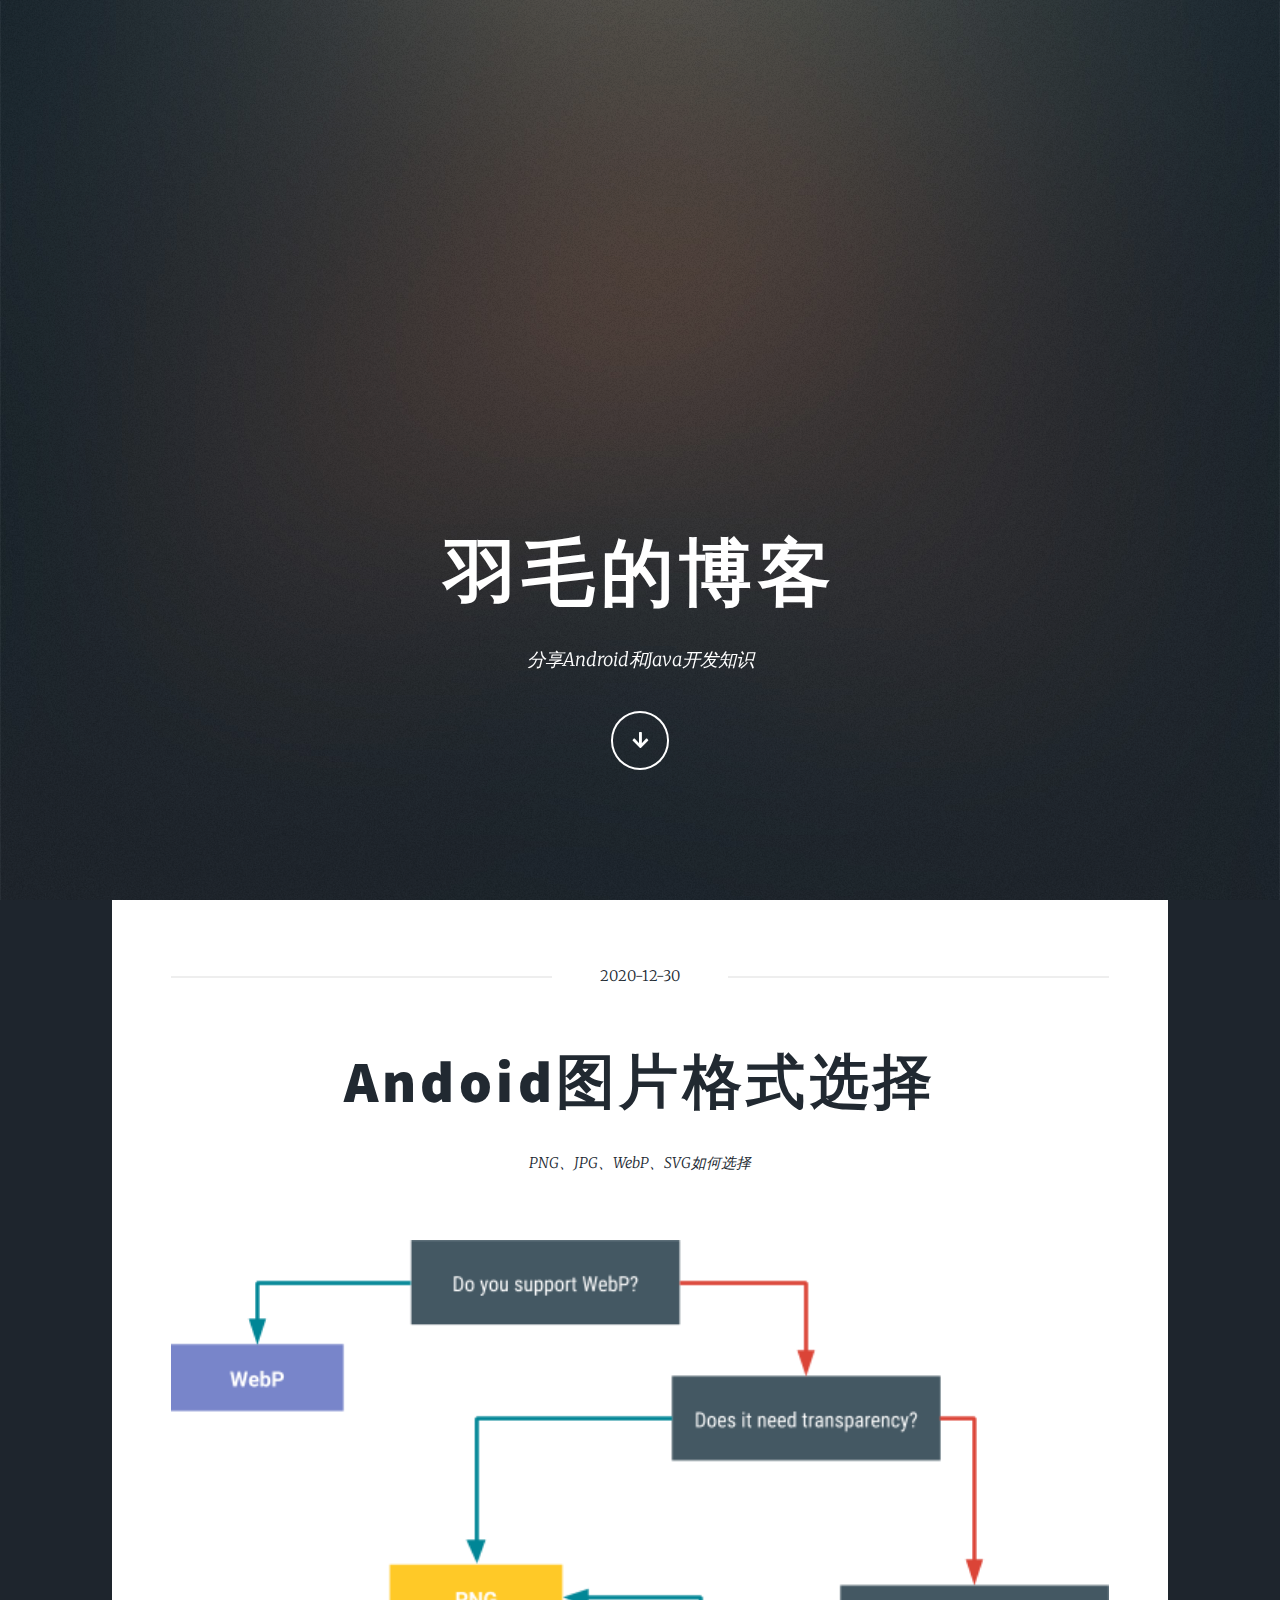
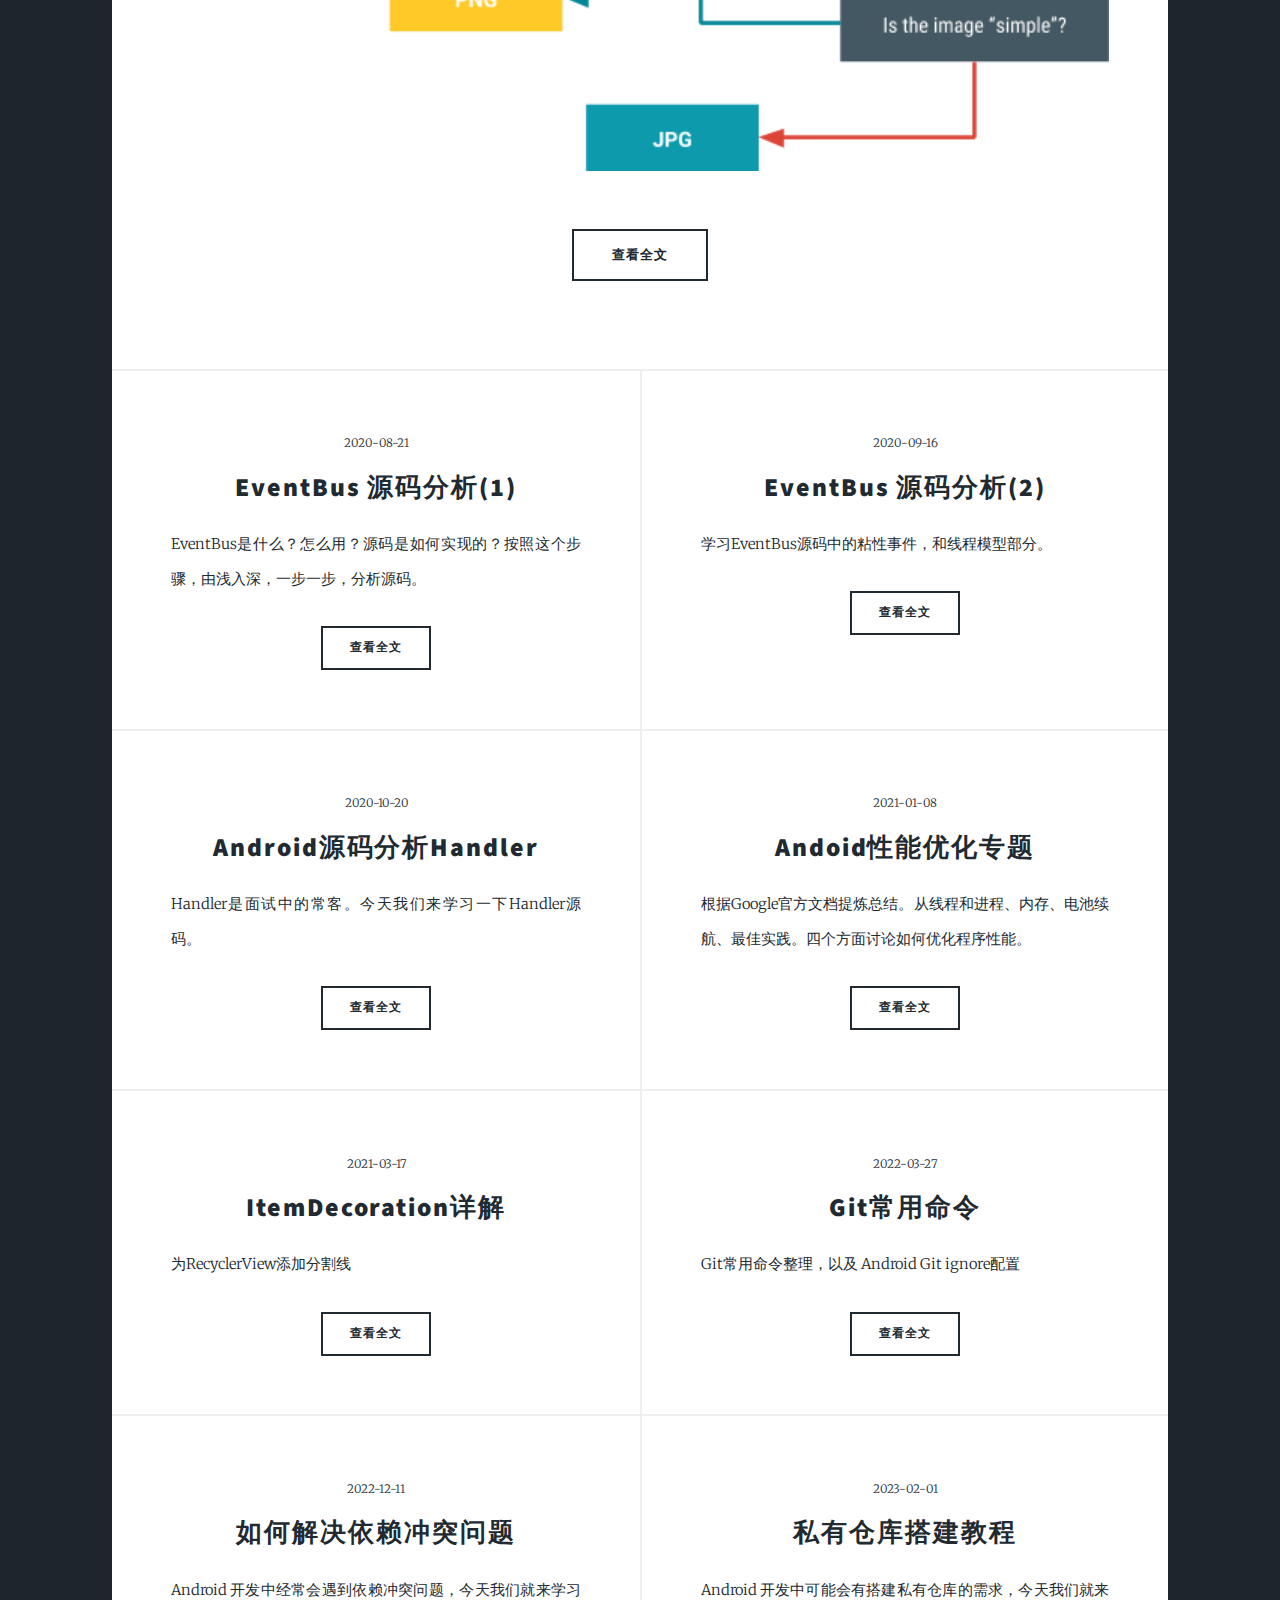
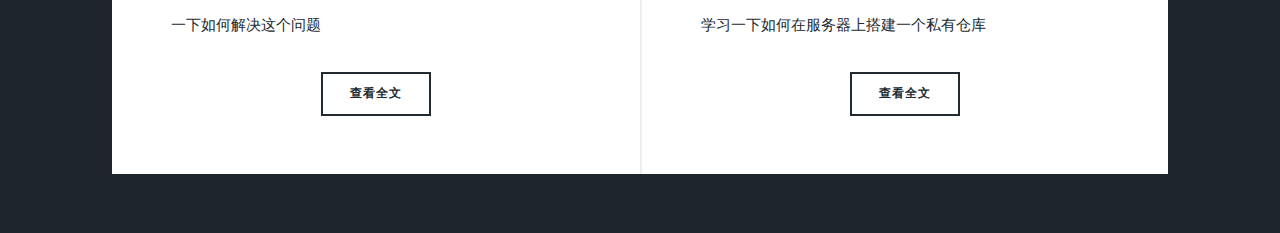
<file: index.html>
<!DOCTYPE HTML>
<!--
	Massively by HTML5 UP
	html5up.net | @ajlkn
	Free for personal and commercial use under the CCA 3.0 license (html5up.net/license)
-->
<html>

<head>
	<title>羽毛的博客</title>
	<meta charset="utf-8" />
	<meta name="viewport" content="width=device-width, initial-scale=1, user-scalable=no" />
	<link rel="stylesheet" href="assets/css/main.css" />
	<noscript>
		<link rel="stylesheet" href="assets/css/noscript.css" />
	</noscript>
	<style>
		#navPanelToggle {
			display: none !important;
		}
	</style>
</head>

<body class="is-preload">

	<!-- Wrapper -->
	<div id="wrapper" class="fade-in">

		<!-- Intro -->
		<div id="intro">
			<h1>羽毛的博客</h1>
			<p>分享Android和Java开发知识</p>
			<ul class="actions">
				<li><a href="#header" class="button icon solid solo fa-arrow-down scrolly">Continue</a></li>
			</ul>
		</div>

		<!-- Header -->
		<header id="header">
			<a href="index.html" class="logo">羽毛的博客</a>
		</header>

		<!-- Main -->
		<div id="main">

			<!-- Featured Post -->
			<article class="post featured">
				<header class="major">
					<span class="date">2020-12-30</span>
					<h2><a href="./android-image.html">Andoid图片格式选择</a></h2>
					<p>PNG、JPG、WebP、SVG如何选择</p>
				</header>
				<a href="./android-image.html" class="image main"><img src="images/decisions.png" alt="" /></a>
				<ul class="actions special">
					<li><a href="./android-image.html" class="button large">查看全文</a></li>
				</ul>
			</article>

			<!-- Posts -->
			<section class="posts">
				<article>
					<header>
						<span class="date">2020-08-21</span>
						<h2><a href="./event-bus.html">EventBus 源码分析(1)</a></h2>
					</header>
					<p>EventBus是什么？怎么用？源码是如何实现的？按照这个步骤，由浅入深，一步一步，分析源码。</p>
					<ul class="actions special">
						<li><a href="./event-bus.html" class="button">查看全文</a></li>
					</ul>
				</article>

				<article>
					<header>
						<span class="date">2020-09-16</span>
						<h2><a href="./event-bus2.html">EventBus 源码分析(2)</a></h2>
					</header>
					<!-- <a href="#" class="image fit"><img src="images/pic02.jpg" alt="" /></a> -->
					<p>学习EventBus源码中的粘性事件，和线程模型部分。</p>
					<ul class="actions special">
						<li><a href="./event-bus2.html" class="button">查看全文</a></li>
					</ul>
				</article>

				<article>
					<header>
						<span class="date">2020-10-20</span>
						<h2><a href="android-handler.html">Android源码分析Handler</a></h2>
					</header>
					<p>Handler是面试中的常客。今天我们来学习一下Handler源码。</p>
					<ul class="actions special">
						<li><a href="android-handler.html" class="button">查看全文</a></li>
					</ul>
				</article>

				<article>
					<header>
						<span class="date">2021-01-08</span>
						<h2><a href="android-performance.html">Andoid性能优化专题</a></h2>
					</header>
					<p>根据Google官方文档提炼总结。从线程和进程、内存、电池续航、最佳实践。四个方面讨论如何优化程序性能。</p>
					<ul class="actions special">
						<li><a href="android-performance.html" class="button">查看全文</a></li>
					</ul>
				</article>

				<article>
					<header>
						<span class="date">2021-03-17</span>
						<h2><a href="android-recycler_view_item_decoration.html">ItemDecoration详解</a></h2>
					</header>
					<p>为RecyclerView添加分割线</p>
					<ul class="actions special">
						<li><a href="android-recycler_view_item_decoration.html" class="button">查看全文</a></li>
					</ul>
				</article>

				<article>
					<header>
						<span class="date">2022-03-27</span>
						<h2><a href="android-recycler_view_item_decoration.html">Git常用命令</a></h2>
					</header>
					<p>Git常用命令整理，以及 Android Git ignore配置</p>
					<ul class="actions special">
						<li><a href="git-command.html" class="button">查看全文</a></li>
					</ul>
				</article>

				<article>
					<header>
						<span class="date">2022-12-11</span>
						<h2><a href="android-jar_repeat.html">如何解决依赖冲突问题</a></h2>
					</header>
					<p>Android 开发中经常会遇到依赖冲突问题，今天我们就来学习一下如何解决这个问题</p>
					<ul class="actions special">
						<li><a href="android-jar_repeat.html" class="button">查看全文</a></li>
					</ul>
				</article>

				<article>
					<header>
						<span class="date">2023-02-01</span>
						<h2><a href="android-maven-private.html">私有仓库搭建教程</a></h2>
					</header>
					<p>Android 开发中可能会有搭建私有仓库的需求，今天我们就来学习一下如何在服务器上搭建一个私有仓库</p>
					<ul class="actions special">
						<li><a href="android-maven-private.html" class="button">查看全文</a></li>
					</ul>
				</article>
				
			</section>

			<!-- <footer>
				<div class="pagination">
					<a href="#" class="previous">Prev</a>
					<a href="#" class="page active">1</a>
					<a href="#" class="page">2</a>
					<a href="#" class="page">3</a>
					<span class="extra">&hellip;</span>
					<a href="#" class="page">8</a>
					<a href="#" class="page">9</a>
					<a href="#" class="page">10</a>
					<a href="#" class="next">Next</a>
				</div>
			</footer> -->
		</div>


		<!-- Copyright -->
		<div id="copyright">
		</div>

	</div>

	<!-- Scripts -->
	<script src="assets/js/jquery.min.js"></script>
	<script src="assets/js/jquery.scrollex.min.js"></script>
	<script src="assets/js/jquery.scrolly.min.js"></script>
	<script src="assets/js/browser.min.js"></script>
	<script src="assets/js/breakpoints.min.js"></script>
	<script src="assets/js/util.js"></script>
	<script src="assets/js/main.js"></script>

</body>

</html>
</file>
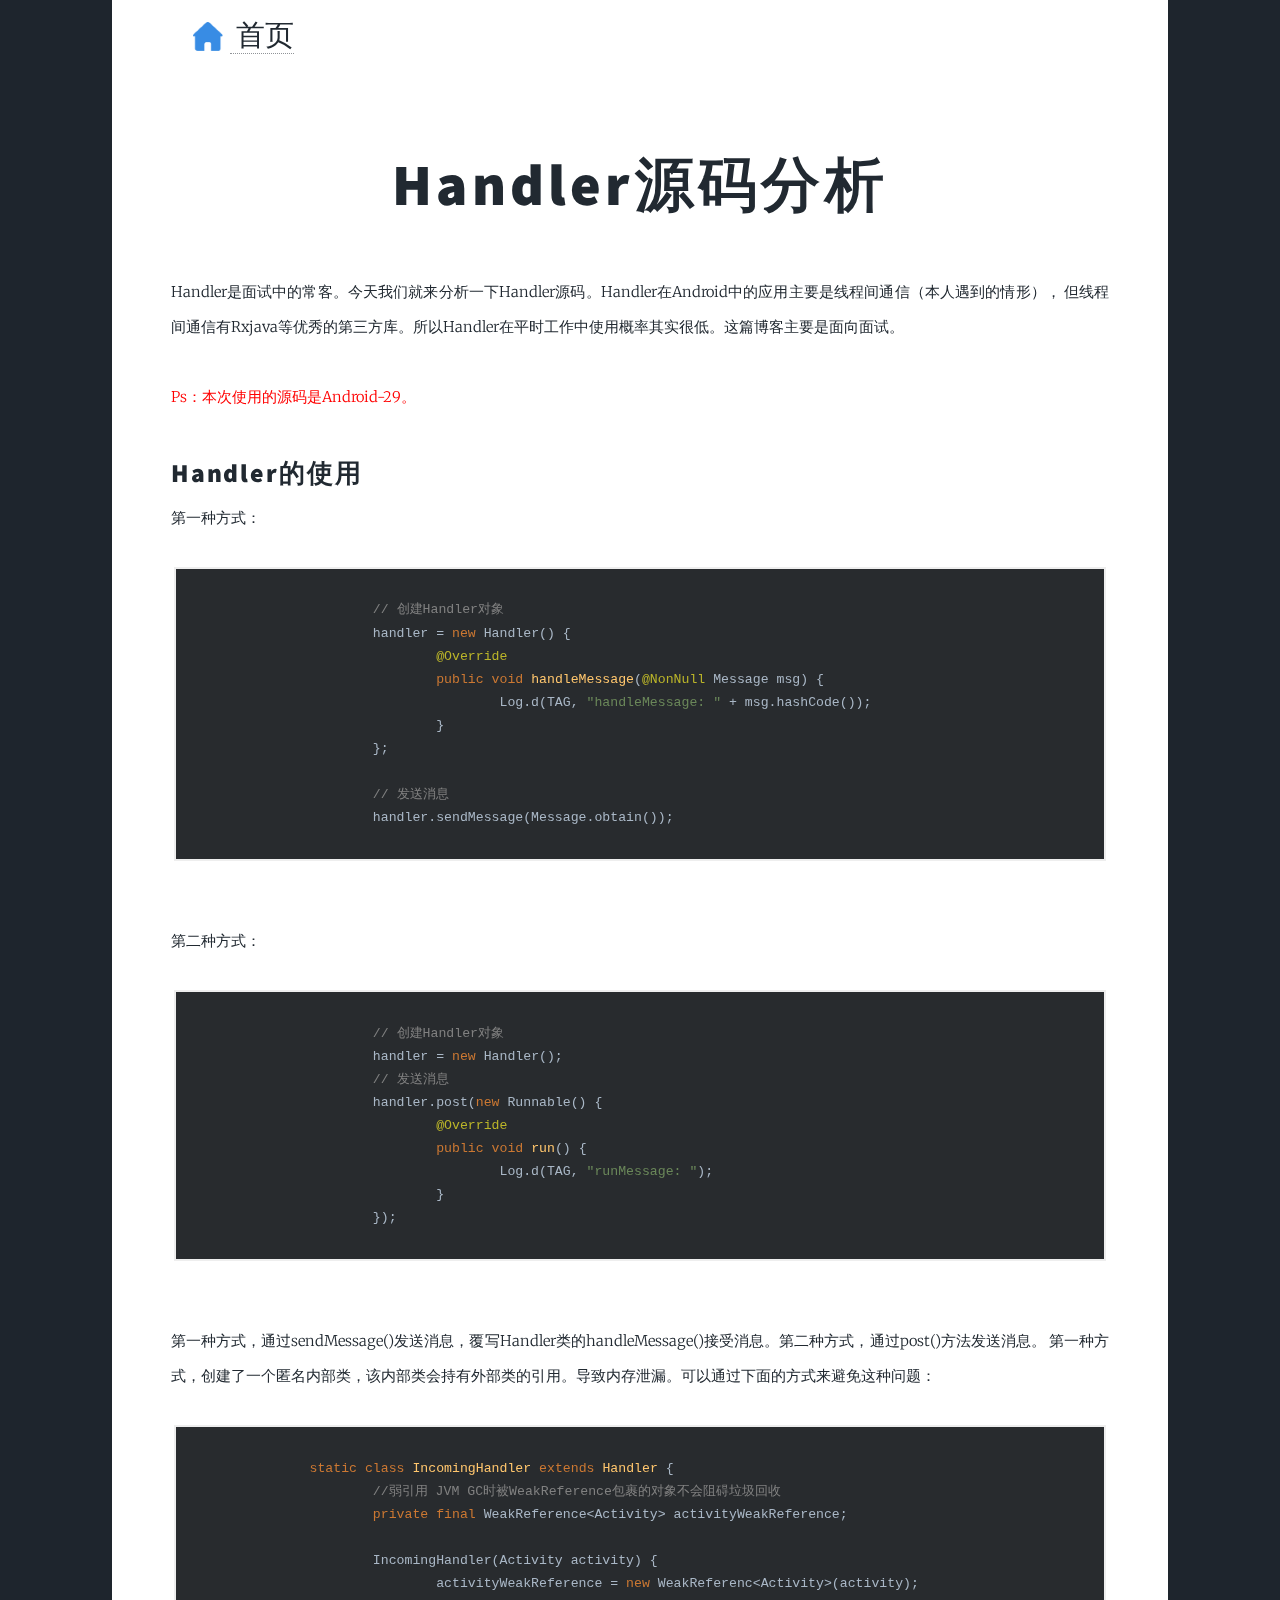
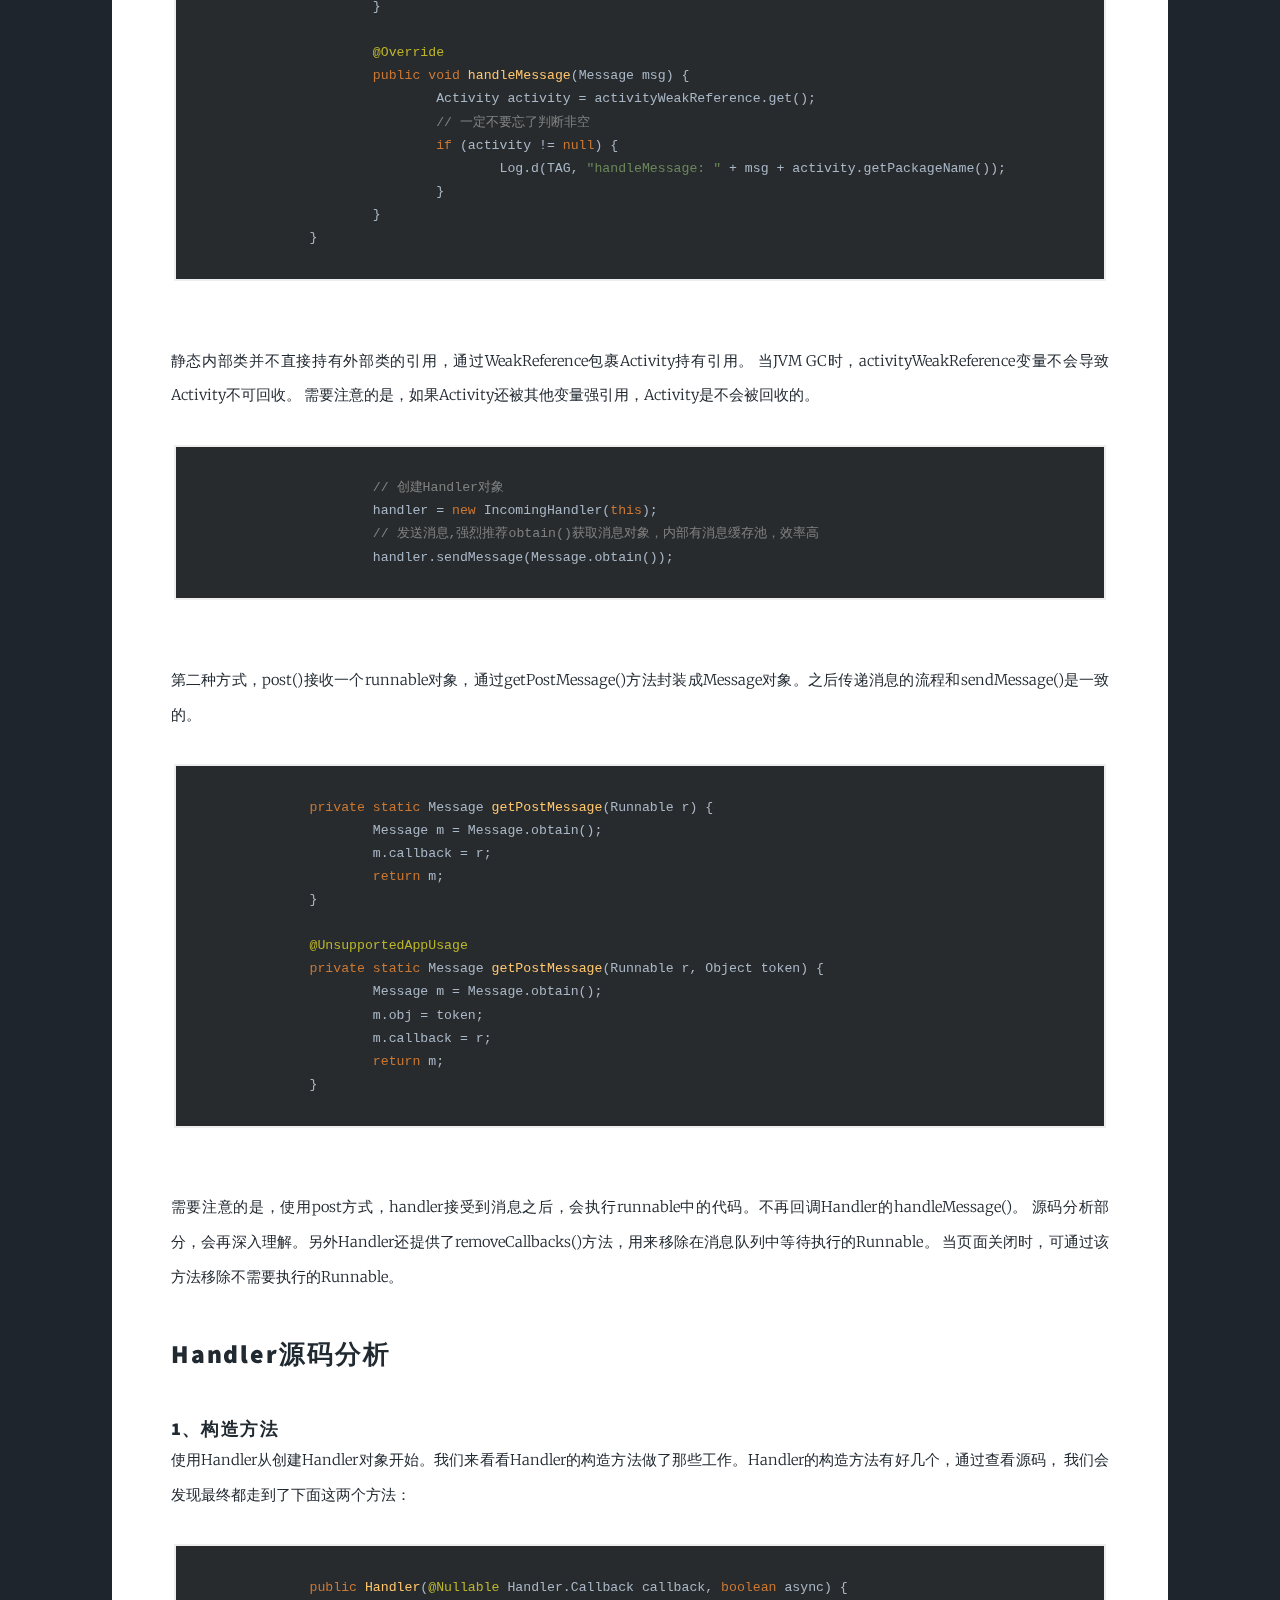
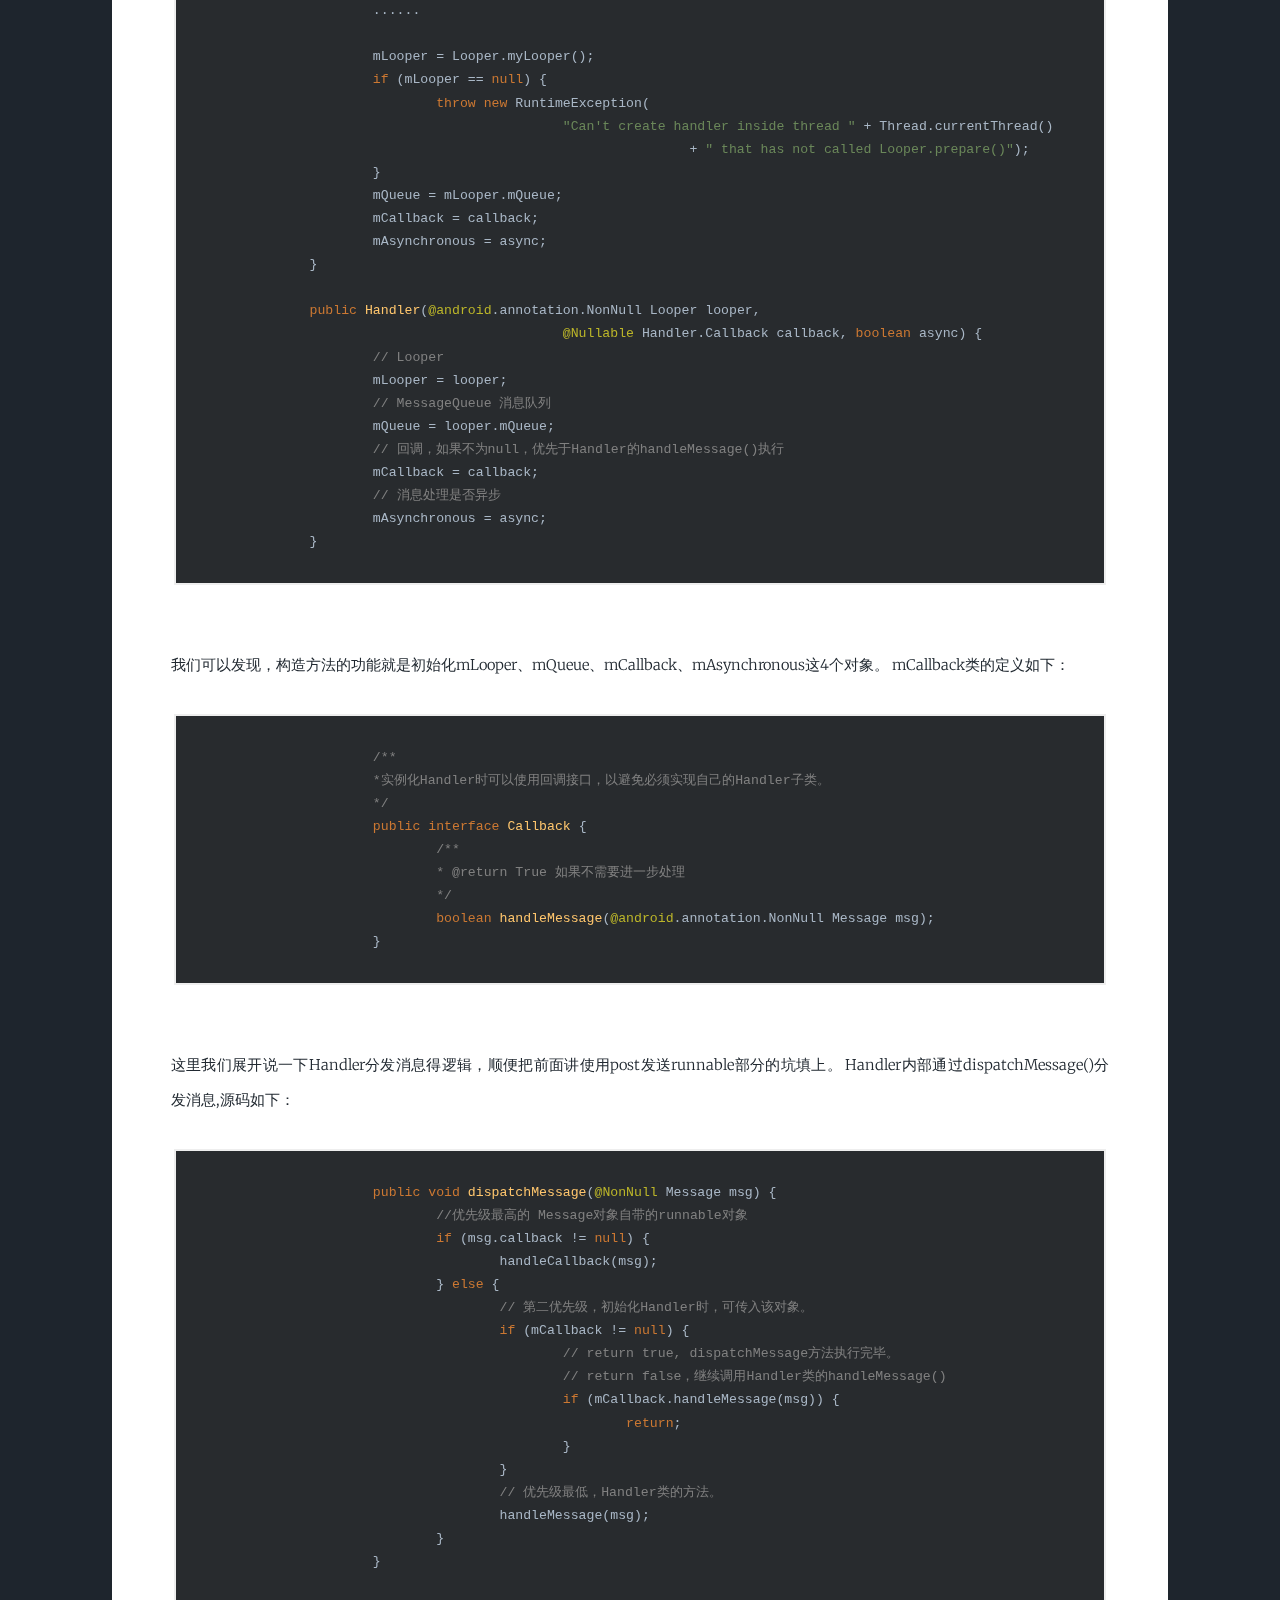
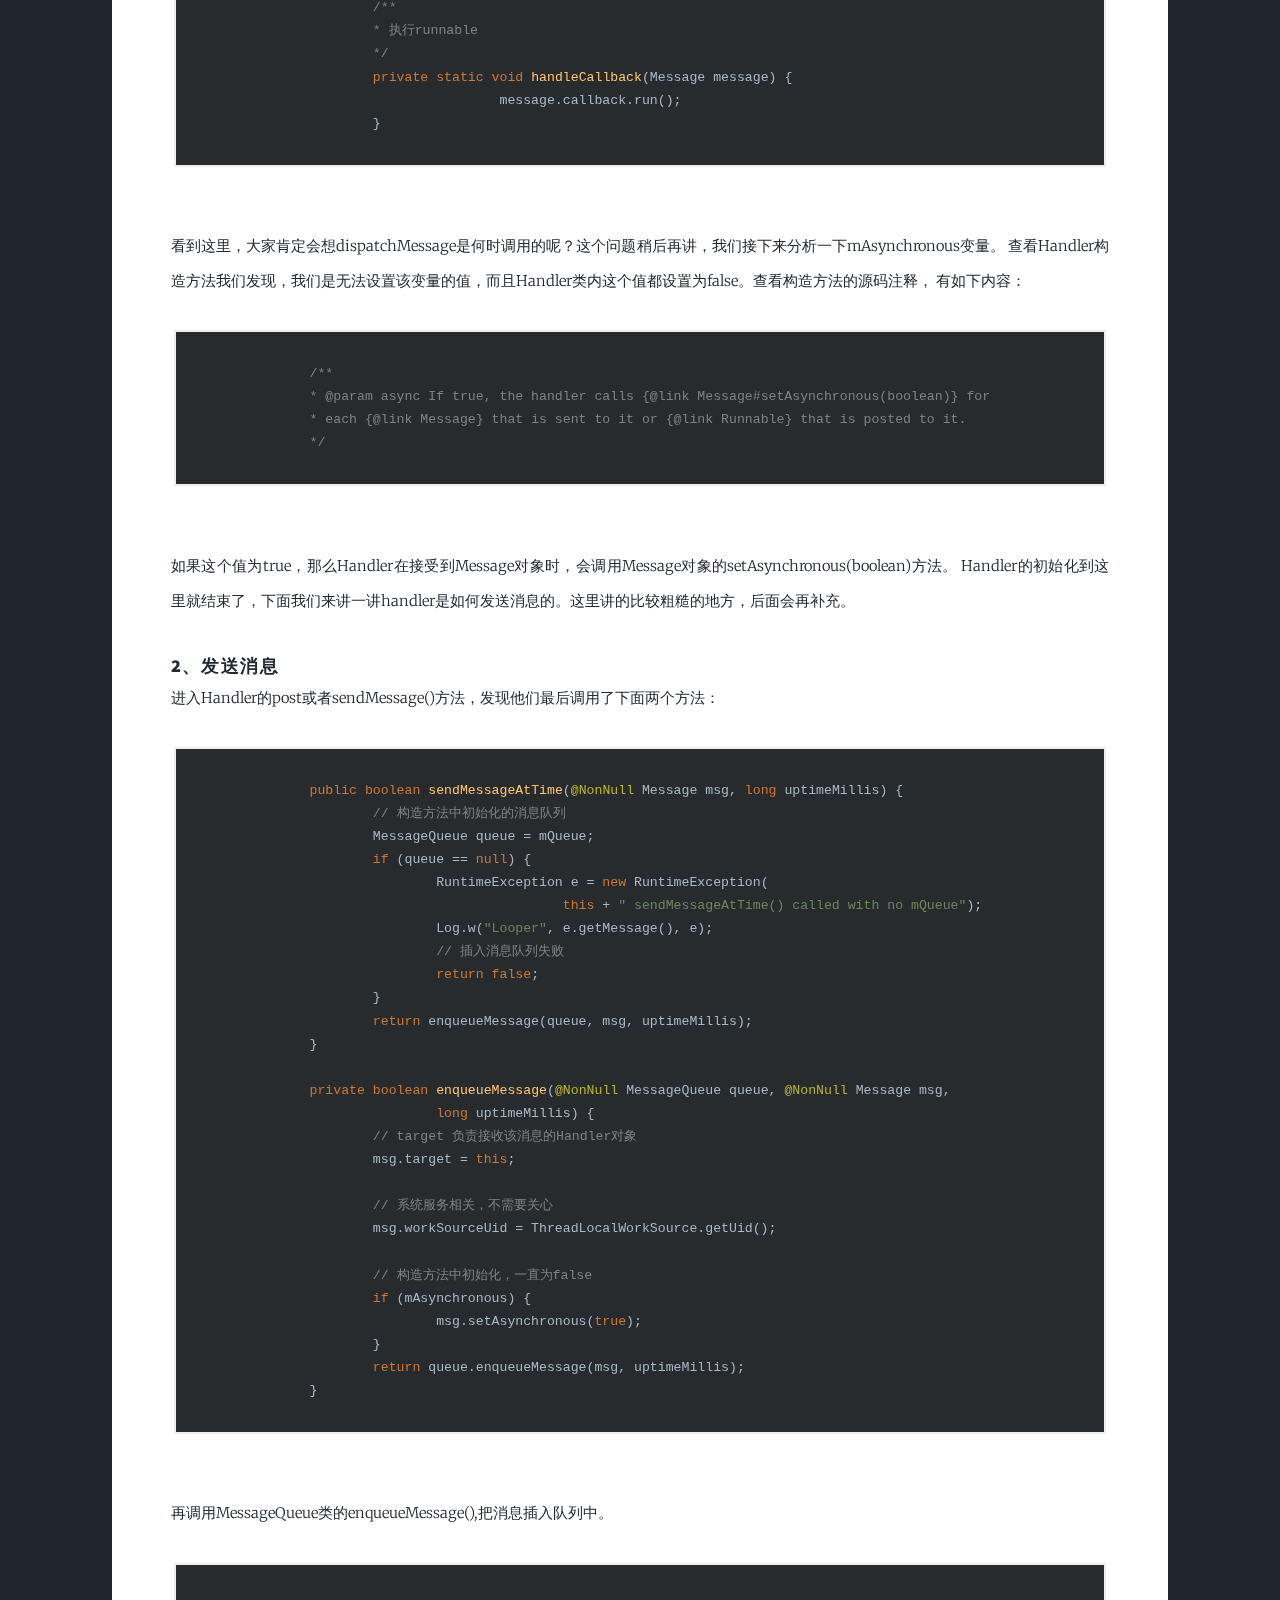
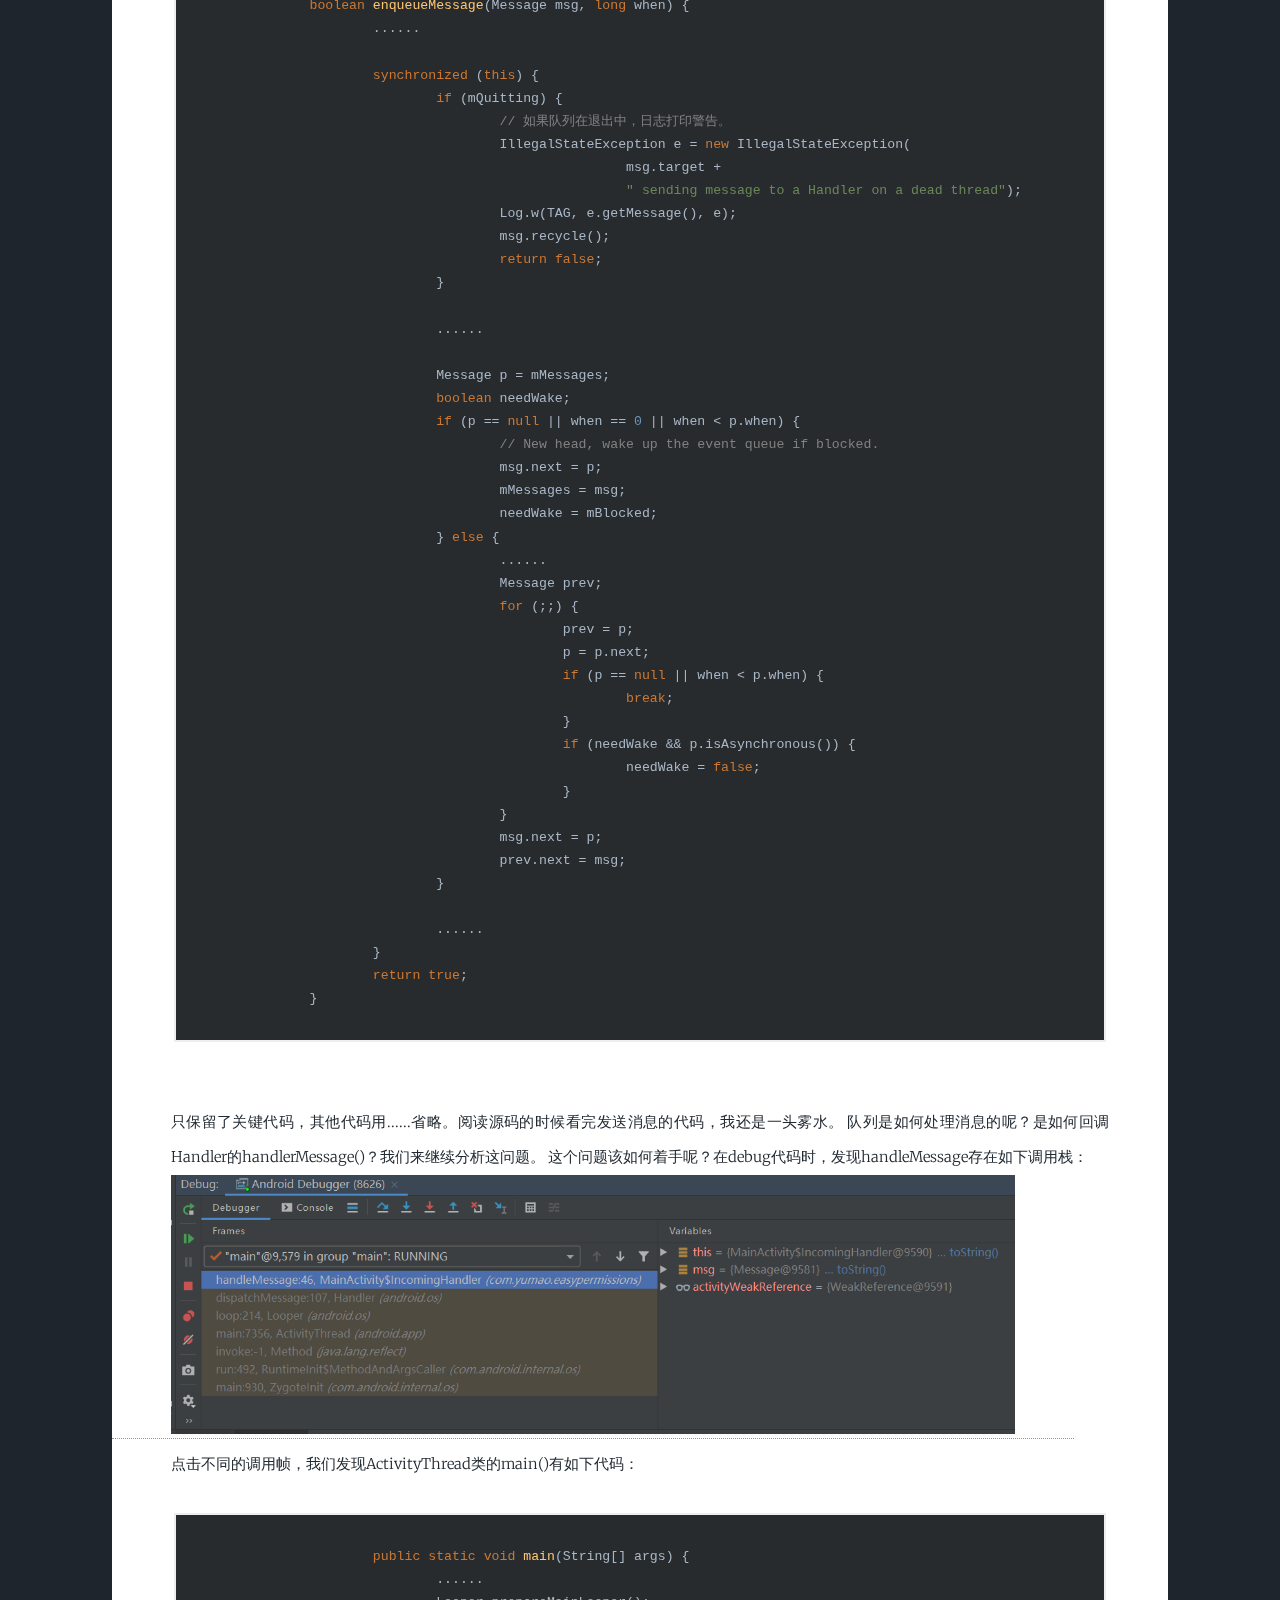
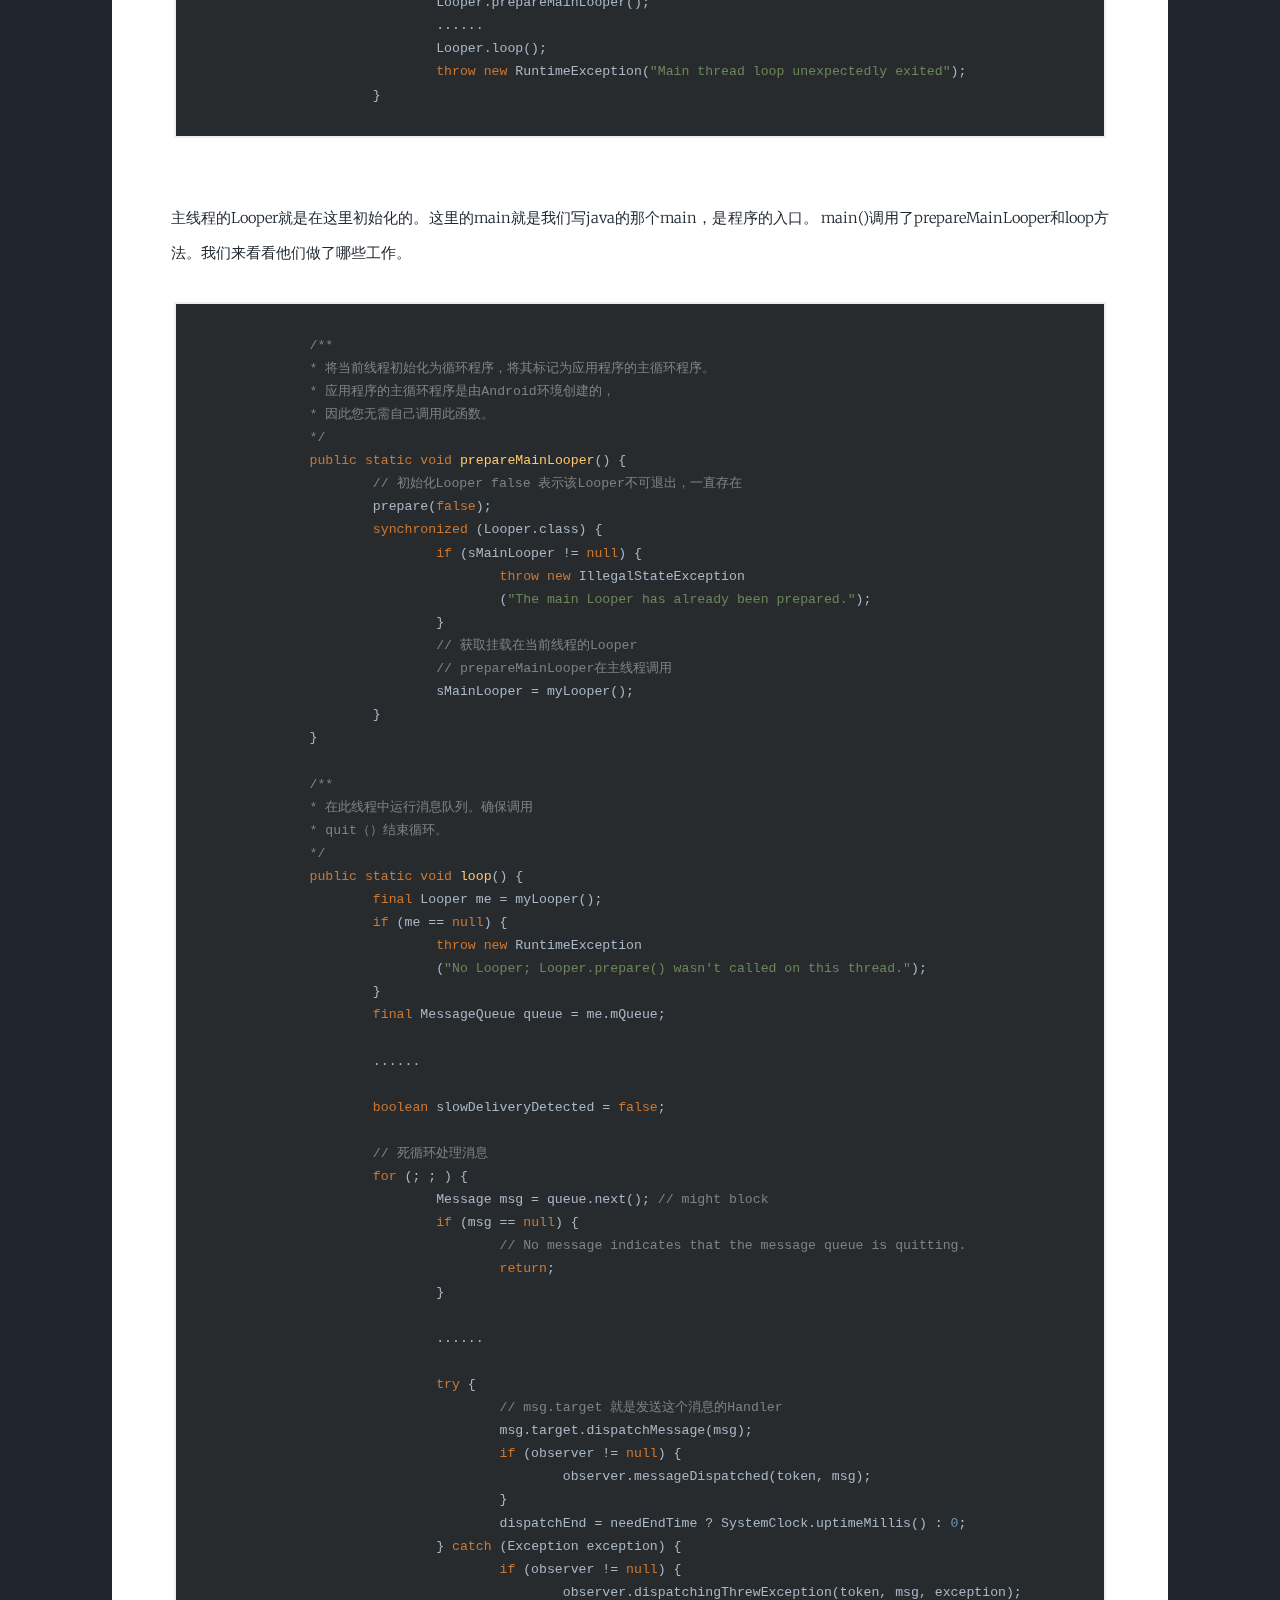
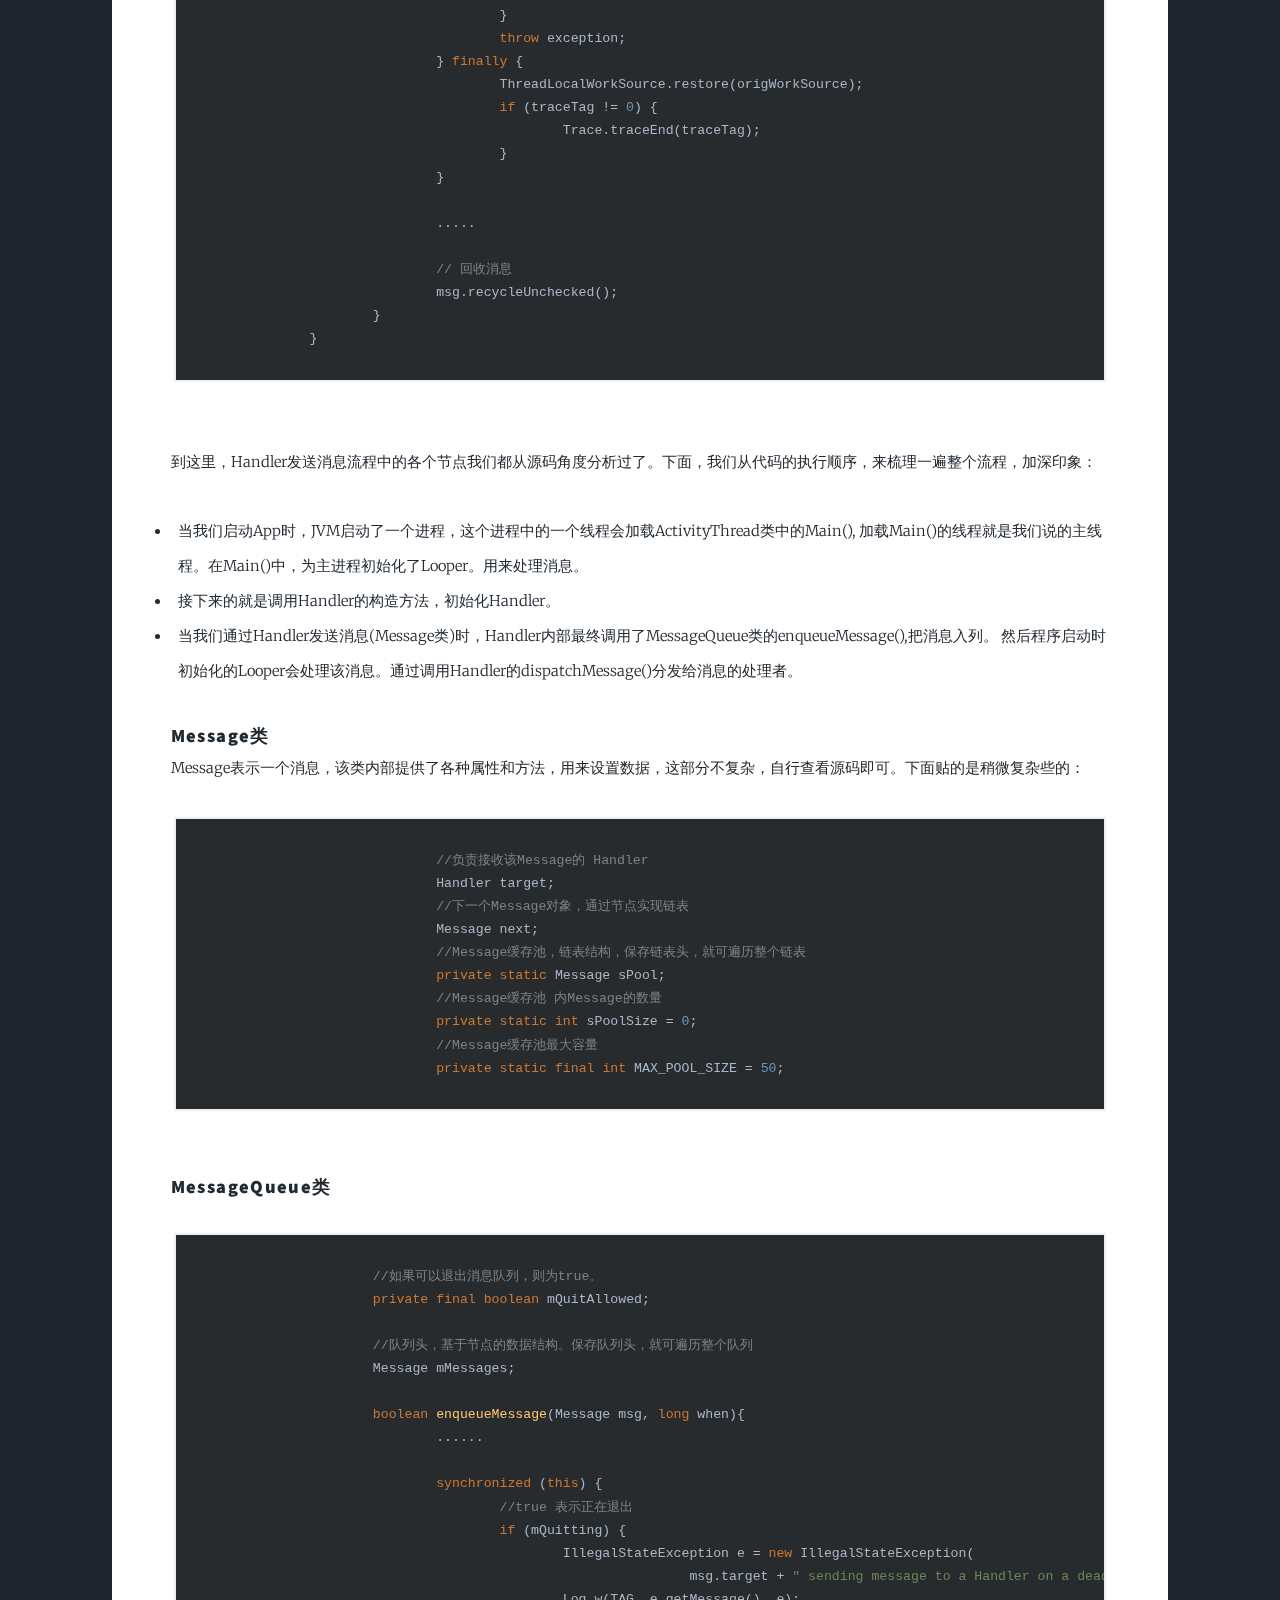
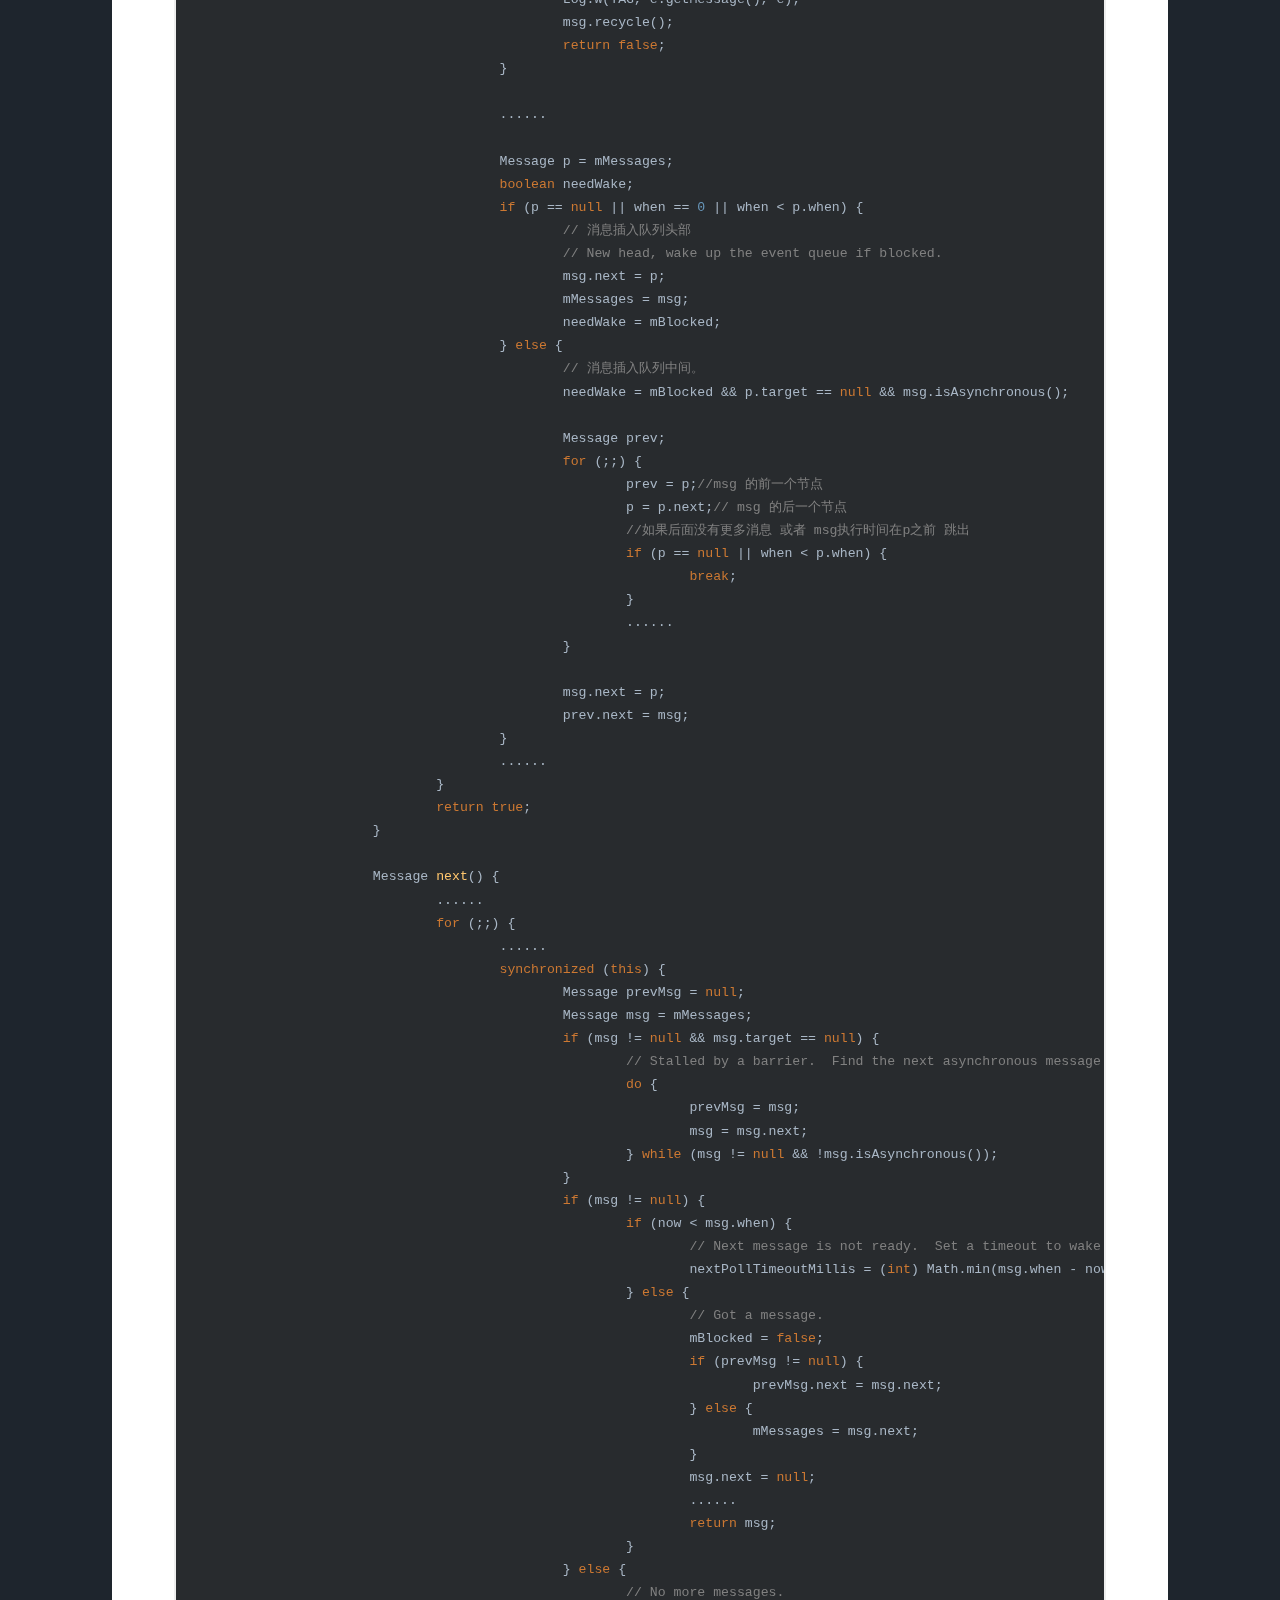
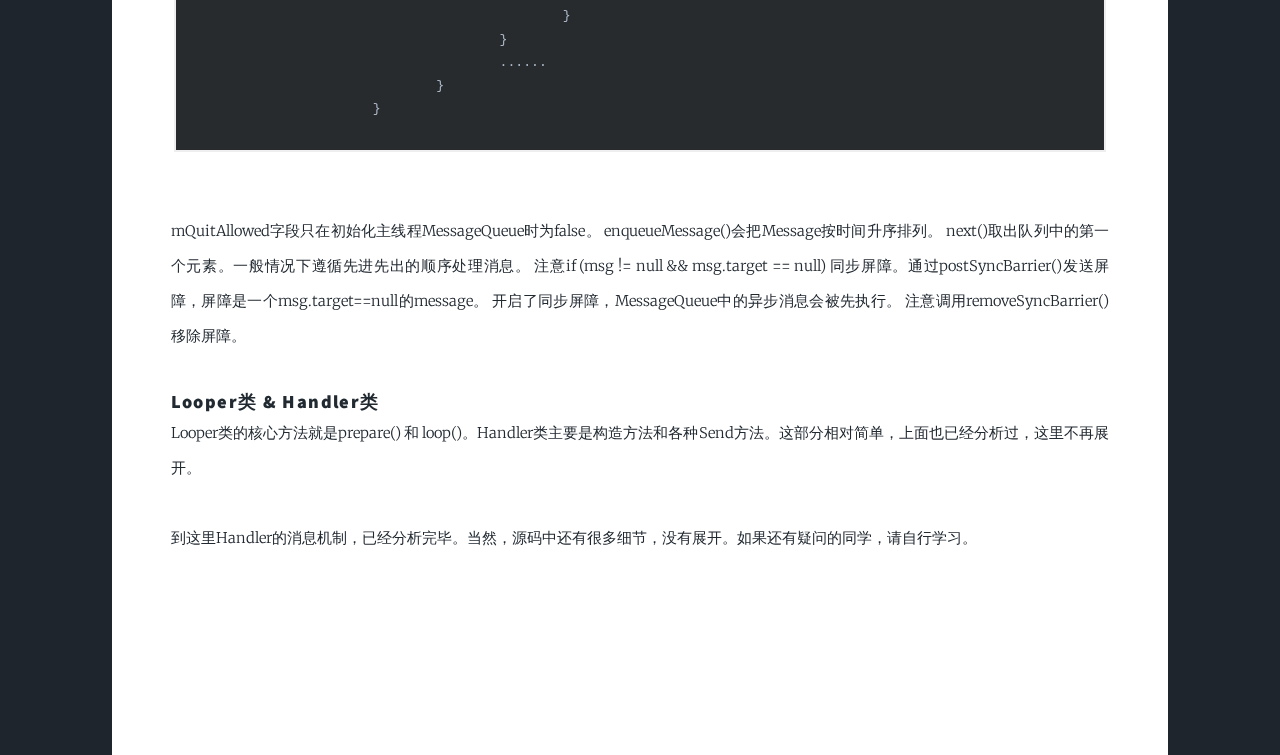
<file: android-handler.html>
<!DOCTYPE html>
<html>

<head>
	<meta charset="utf-8">
	<title>羽毛的博客-Handler源码分析</title>
	<link rel="stylesheet" href="assets/css/article.css" />
	<link rel="stylesheet" href="assets/css/highlightandroidstudio.css">
	<script src="assets/js/highlight.pack.js"></script>
</head>

<body>

	<script>
		hljs.initHighlightingOnLoad();
	</script>

	<div id="main">
		<nav>
			<ul>
				<li style="display: inline; font-size: 2rem;">
					<img src="images/icon_home.png" alt="" style="vertical-align:middle">
					<a href="index.html" style="text-decoration:none; padding-left: 6px;">首页</a>
				</li>
				<!-- <li style="display: inline; font-size: 2rem;"><a href="#">关于我</a></li> -->
			</ul>
		</nav>

		<h1>handler源码分析</h1>

		<p>Handler是面试中的常客。今天我们就来分析一下Handler源码。Handler在Android中的应用主要是线程间通信（本人遇到的情形），
			但线程间通信有Rxjava等优秀的第三方库。所以Handler在平时工作中使用概率其实很低。这篇博客主要是面向面试。</p>


		<br />

		<P style="color: red;">Ps：本次使用的源码是Android-29。</P>

		<br />

		<h2>handler的使用</h2>

		<p>第一种方式：</p>

		<pre>
			<code class="java">
			// 创建Handler对象
			handler = new Handler() {
				@Override
				public void handleMessage(@NonNull Message msg) {
					Log.d(TAG, "handleMessage: " + msg.hashCode());
				}
			};
	
			// 发送消息
			handler.sendMessage(Message.obtain());
			</code>
		</pre>

		<p>第二种方式：</p>

		<pre>
			<code class="java">
			// 创建Handler对象
			handler = new Handler();
			// 发送消息
			handler.post(new Runnable() {
				@Override
				public void run() {
					Log.d(TAG, "runMessage: ");
				}
			});
			</code>
		</pre>

		<P>第一种方式，通过sendMessage()发送消息，覆写Handler类的handleMessage()接受消息。第二种方式，通过post()方法发送消息。
			第一种方式，创建了一个匿名内部类，该内部类会持有外部类的引用。导致内存泄漏。可以通过下面的方式来避免这种问题：</P>

		<pre>
				<code class="java">
		static class IncomingHandler extends Handler {
			//弱引用 JVM GC时被WeakReference包裹的对象不会阻碍垃圾回收
			private final WeakReference&lt;Activity&gt; activityWeakReference;
	
			IncomingHandler(Activity activity) {
				activityWeakReference = new WeakReferenc&lt;Activity&gt;(activity);
			}
	
			@Override
			public void handleMessage(Message msg) {
				Activity activity = activityWeakReference.get();
				// 一定不要忘了判断非空
				if (activity != null) {
					Log.d(TAG, "handleMessage: " + msg + activity.getPackageName());
				}
			}
		}
				</code>
		</pre>

		<P>静态内部类并不直接持有外部类的引用，通过WeakReference包裹Activity持有引用。
			当JVM GC时，activityWeakReference变量不会导致Activity不可回收。
			需要注意的是，如果Activity还被其他变量强引用，Activity是不会被回收的。
		</P>

		<pre>
				<code class="java">
			// 创建Handler对象
			handler = new IncomingHandler(this);
			// 发送消息,强烈推荐obtain()获取消息对象，内部有消息缓存池，效率高
			handler.sendMessage(Message.obtain());
				</code>
		</pre>


		<P>第二种方式，post()接收一个runnable对象，通过getPostMessage()方法封装成Message对象。之后传递消息的流程和sendMessage()是一致的。</P>

		<pre>
			<code class="java">
		private static Message getPostMessage(Runnable r) {
			Message m = Message.obtain();
			m.callback = r;
			return m;
		}
	
		@UnsupportedAppUsage
		private static Message getPostMessage(Runnable r, Object token) {
			Message m = Message.obtain();
			m.obj = token;
			m.callback = r;
			return m;
		}
			</code>
		</pre>

		<P>需要注意的是，使用post方式，handler接受到消息之后，会执行runnable中的代码。不再回调Handler的handleMessage()。
			源码分析部分，会再深入理解。另外Handler还提供了removeCallbacks()方法，用来移除在消息队列中等待执行的Runnable。
			当页面关闭时，可通过该方法移除不需要执行的Runnable。
		</P>

		<br />

		<h2>handler源码分析</h2>

		<br />

		<h3>1、构造方法</h3>

		<P>使用Handler从创建Handler对象开始。我们来看看Handler的构造方法做了那些工作。Handler的构造方法有好几个，通过查看源码，
			我们会发现最终都走到了下面这两个方法：</P>

		<pre>
				<code class="java">
		public Handler(@Nullable Handler.Callback callback, boolean async) {
			......
			
			mLooper = Looper.myLooper();
			if (mLooper == null) {
				throw new RuntimeException(
						"Can't create handler inside thread " + Thread.currentThread()
								+ " that has not called Looper.prepare()");
			}
			mQueue = mLooper.mQueue;
			mCallback = callback;
			mAsynchronous = async;
		}
	
		public Handler(@android.annotation.NonNull Looper looper, 
						@Nullable Handler.Callback callback, boolean async) {
			// Looper
			mLooper = looper;
			// MessageQueue 消息队列
			mQueue = looper.mQueue;
			// 回调，如果不为null，优先于Handler的handleMessage()执行
			mCallback = callback;
			// 消息处理是否异步
			mAsynchronous = async;
		}
				</code>
			</pre>

		<P>我们可以发现，构造方法的功能就是初始化mLooper、mQueue、mCallback、mAsynchronous这4个对象。
			mCallback类的定义如下：
		</P>

		<pre>
			<code class="java">
			/**
			*实例化Handler时可以使用回调接口，以避免必须实现自己的Handler子类。
			*/
			public interface Callback {
				/**
				* @return True 如果不需要进一步处理
				*/
				boolean handleMessage(@android.annotation.NonNull Message msg);
			}
			</code>
		</pre>

		<P>这里我们展开说一下Handler分发消息得逻辑，顺便把前面讲使用post发送runnable部分的坑填上。
			Handler内部通过dispatchMessage()分发消息,源码如下：</P>

		<pre>
			<code class="java">
			public void dispatchMessage(@NonNull Message msg) {
				//优先级最高的 Message对象自带的runnable对象
				if (msg.callback != null) {
					handleCallback(msg);
				} else {
					// 第二优先级，初始化Handler时，可传入该对象。
					if (mCallback != null) {
						// return true, dispatchMessage方法执行完毕。 
						// return false，继续调用Handler类的handleMessage()
						if (mCallback.handleMessage(msg)) {
							return;
						}
					}
					// 优先级最低，Handler类的方法。
					handleMessage(msg);
				}
			}

			/**
			* 执行runnable
			*/
			private static void handleCallback(Message message) {
					message.callback.run();
			}
			</code>
		</pre>

		<p>看到这里，大家肯定会想dispatchMessage是何时调用的呢？这个问题稍后再讲，我们接下来分析一下mAsynchronous变量。
			查看Handler构造方法我们发现，我们是无法设置该变量的值，而且Handler类内这个值都设置为false。查看构造方法的源码注释，
			有如下内容：
		</p>

		<pre>
			<code class="java">
		/**
		* @param async If true, the handler calls {@link Message#setAsynchronous(boolean)} for
		* each {@link Message} that is sent to it or {@link Runnable} that is posted to it.
		*/
			</code>
		</pre>

		<P>如果这个值为true，那么Handler在接受到Message对象时，会调用Message对象的setAsynchronous(boolean)方法。
			Handler的初始化到这里就结束了，下面我们来讲一讲handler是如何发送消息的。这里讲的比较粗糙的地方，后面会再补充。</P>


		<br />

		<H3>2、发送消息</H3>

		<P>进入Handler的post或者sendMessage()方法，发现他们最后调用了下面两个方法：</P>

		<pre>
			<code class="java">
		public boolean sendMessageAtTime(@NonNull Message msg, long uptimeMillis) {
			// 构造方法中初始化的消息队列
			MessageQueue queue = mQueue;
			if (queue == null) {
				RuntimeException e = new RuntimeException(
						this + " sendMessageAtTime() called with no mQueue");
				Log.w("Looper", e.getMessage(), e);
				// 插入消息队列失败
				return false;
			}
			return enqueueMessage(queue, msg, uptimeMillis);
		}

		private boolean enqueueMessage(@NonNull MessageQueue queue, @NonNull Message msg,
				long uptimeMillis) {
			// target 负责接收该消息的Handler对象
			msg.target = this;

			// 系统服务相关，不需要关心
			msg.workSourceUid = ThreadLocalWorkSource.getUid();

			// 构造方法中初始化，一直为false
			if (mAsynchronous) {
				msg.setAsynchronous(true);
			}
			return queue.enqueueMessage(msg, uptimeMillis);
		}
			</code>
		</pre>

		<P>再调用MessageQueue类的enqueueMessage(),把消息插入队列中。</P>

		<pre>
			<code class="java">
		boolean enqueueMessage(Message msg, long when) {
			......

			synchronized (this) {
				if (mQuitting) {
					// 如果队列在退出中，日志打印警告。
					IllegalStateException e = new IllegalStateException(
							msg.target + 
							" sending message to a Handler on a dead thread");
					Log.w(TAG, e.getMessage(), e);
					msg.recycle();
					return false;
				}
	
				......

				Message p = mMessages;
				boolean needWake;
				if (p == null || when == 0 || when < p.when) {
					// New head, wake up the event queue if blocked.
					msg.next = p;
					mMessages = msg;
					needWake = mBlocked;
				} else {
					......
					Message prev;
					for (;;) {
						prev = p;
						p = p.next;
						if (p == null || when < p.when) {
							break;
						}
						if (needWake && p.isAsynchronous()) {
							needWake = false;
						}
					}
					msg.next = p;
					prev.next = msg;
				}
	
				......
			}
			return true;
		}
			</code>
		</pre>

		<P>只保留了关键代码，其他代码用......省略。阅读源码的时候看完发送消息的代码，我还是一头雾水。
			队列是如何处理消息的呢？是如何回调Handler的handlerMessage()？我们来继续分析这问题。
			这个问题该如何着手呢？在debug代码时，发现handleMessage存在如下调用栈：</P>

		<a href="#"><img src="images/handler.jpg" alt="" style="text-align:center;width: 80%;" /></a>

		<P>点击不同的调用帧，我们发现ActivityThread类的main()有如下代码：</P>

		<pre>
			<code class="java">
			public static void main(String[] args) {
				......
				Looper.prepareMainLooper();
				......
				Looper.loop();
				throw new RuntimeException("Main thread loop unexpectedly exited");
			}
			</code>
		</pre>

		<P>主线程的Looper就是在这里初始化的。这里的main就是我们写java的那个main，是程序的入口。
			main()调用了prepareMainLooper和loop方法。我们来看看他们做了哪些工作。
		</P>

		<pre>
			<code class="java">
		/**
		* 将当前线程初始化为循环程序，将其标记为应用程序的主循环程序。
		* 应用程序的主循环程序是由Android环境创建的，
		* 因此您无需自己调用此函数。
		*/
		public static void prepareMainLooper() {
			// 初始化Looper false 表示该Looper不可退出，一直存在
			prepare(false);
			synchronized (Looper.class) {
				if (sMainLooper != null) {
					throw new IllegalStateException
					("The main Looper has already been prepared.");
				}
				// 获取挂载在当前线程的Looper
				// prepareMainLooper在主线程调用
				sMainLooper = myLooper();
			}
		}
	
		/**
		* 在此线程中运行消息队列。确保调用
		* quit（）结束循环。
		*/
		public static void loop() {
			final Looper me = myLooper();
			if (me == null) {
				throw new RuntimeException
				("No Looper; Looper.prepare() wasn't called on this thread.");
			}
			final MessageQueue queue = me.mQueue;
	
			......
	
			boolean slowDeliveryDetected = false;
	
			// 死循环处理消息
			for (; ; ) {
				Message msg = queue.next(); // might block
				if (msg == null) {
					// No message indicates that the message queue is quitting.
					return;
				}
	
				......
	
				try {
					// msg.target 就是发送这个消息的Handler
					msg.target.dispatchMessage(msg);
					if (observer != null) {
						observer.messageDispatched(token, msg);
					}
					dispatchEnd = needEndTime ? SystemClock.uptimeMillis() : 0;
				} catch (Exception exception) {
					if (observer != null) {
						observer.dispatchingThrewException(token, msg, exception);
					}
					throw exception;
				} finally {
					ThreadLocalWorkSource.restore(origWorkSource);
					if (traceTag != 0) {
						Trace.traceEnd(traceTag);
					}
				}
	
				.....
	
				// 回收消息
				msg.recycleUnchecked();
			}
		}
			</code>
		</pre>

		<P>到这里，Handler发送消息流程中的各个节点我们都从源码角度分析过了。下面，我们从代码的执行顺序，来梳理一遍整个流程，加深印象：</P>

		<br />

		<ul>
			<li>当我们启动App时，JVM启动了一个进程，这个进程中的一个线程会加载ActivityThread类中的Main(),
				加载Main()的线程就是我们说的主线程。在Main()中，为主进程初始化了Looper。用来处理消息。</li>
			<li>接下来的就是调用Handler的构造方法，初始化Handler。</li>
			<li>当我们通过Handler发送消息(Message类)时，Handler内部最终调用了MessageQueue类的enqueueMessage(),把消息入列。
				然后程序启动时初始化的Looper会处理该消息。通过调用Handler的dispatchMessage()分发给消息的处理者。
			</li>
		</ul>

		<br />

		<h3>
			Message类
		</h3>

		<P>Message表示一个消息，该类内部提供了各种属性和方法，用来设置数据，这部分不复杂，自行查看源码即可。下面贴的是稍微复杂些的：</P>

		<pre>
			<code class="java">
				//负责接收该Message的 Handler
				Handler target;
				//下一个Message对象，通过节点实现链表
				Message next;
				//Message缓存池，链表结构，保存链表头，就可遍历整个链表
				private static Message sPool;
				//Message缓存池 内Message的数量
				private static int sPoolSize = 0;
				//Message缓存池最大容量
				private static final int MAX_POOL_SIZE = 50;
			</code>
		</pre>

		<h3>
			MessageQueue类
		</h3>

		<pre>
			<code class="java">
			//如果可以退出消息队列，则为true。
			private final boolean mQuitAllowed;

			//队列头，基于节点的数据结构。保存队列头，就可遍历整个队列
			Message mMessages;

			boolean enqueueMessage(Message msg, long when){
				......
		
				synchronized (this) {
					//true 表示正在退出
					if (mQuitting) {
						IllegalStateException e = new IllegalStateException(
								msg.target + " sending message to a Handler on a dead thread");
						Log.w(TAG, e.getMessage(), e);
						msg.recycle();
						return false;
					}
		
					......
		
					Message p = mMessages;
					boolean needWake;
					if (p == null || when == 0 || when &lt; p.when) {
						// 消息插入队列头部
						// New head, wake up the event queue if blocked.
						msg.next = p;
						mMessages = msg;
						needWake = mBlocked;
					} else {
						// 消息插入队列中间。
						needWake = mBlocked && p.target == null && msg.isAsynchronous();
		
						Message prev;
						for (;;) {
							prev = p;//msg 的前一个节点
							p = p.next;// msg 的后一个节点
							//如果后面没有更多消息 或者 msg执行时间在p之前 跳出
							if (p == null || when &lt; p.when) {
								break;
							}
							......
						}
		
						msg.next = p;
						prev.next = msg;
					}
					......
				}
				return true;
			}
		
			Message next() {
				......
				for (;;) {
					......
					synchronized (this) {
						Message prevMsg = null;
						Message msg = mMessages;
						if (msg != null && msg.target == null) {
							// Stalled by a barrier.  Find the next asynchronous message in the queue.
							do {
								prevMsg = msg;
								msg = msg.next;
							} while (msg != null && !msg.isAsynchronous());
						}
						if (msg != null) {
							if (now &lt; msg.when) {
								// Next message is not ready.  Set a timeout to wake up when it is ready.
								nextPollTimeoutMillis = (int) Math.min(msg.when - now, Integer.MAX_VALUE);
							} else {
								// Got a message.
								mBlocked = false;
								if (prevMsg != null) {
									prevMsg.next = msg.next;
								} else {
									mMessages = msg.next;
								}
								msg.next = null;
								......
								return msg;
							}
						} else {
							// No more messages.
						}
					}
					......
				}
			}
			</code>
		</pre>

		<P>
			mQuitAllowed字段只在初始化主线程MessageQueue时为false。
			enqueueMessage()会把Message按时间升序排列。
			next()取出队列中的第一个元素。一般情况下遵循先进先出的顺序处理消息。
			注意if (msg != null && msg.target == null) 同步屏障。通过postSyncBarrier()发送屏障，屏障是一个msg.target==null的message。
			开启了同步屏障，MessageQueue中的异步消息会被先执行。
			注意调用removeSyncBarrier()移除屏障。
		</P>
		
		<br />
		
		<h3>
			Looper类 & Handler类
		</h3>

		<p>
			Looper类的核心方法就是prepare() 和 loop()。Handler类主要是构造方法和各种Send方法。这部分相对简单，上面也已经分析过，这里不再展开。
		</p>

		<br />

		<P>
			到这里Handler的消息机制，已经分析完毕。当然，源码中还有很多细节，没有展开。如果还有疑问的同学，请自行学习。
		</P>

		<P style="height: 200px;"></P>
	</div>

</body>

</html>
</file>
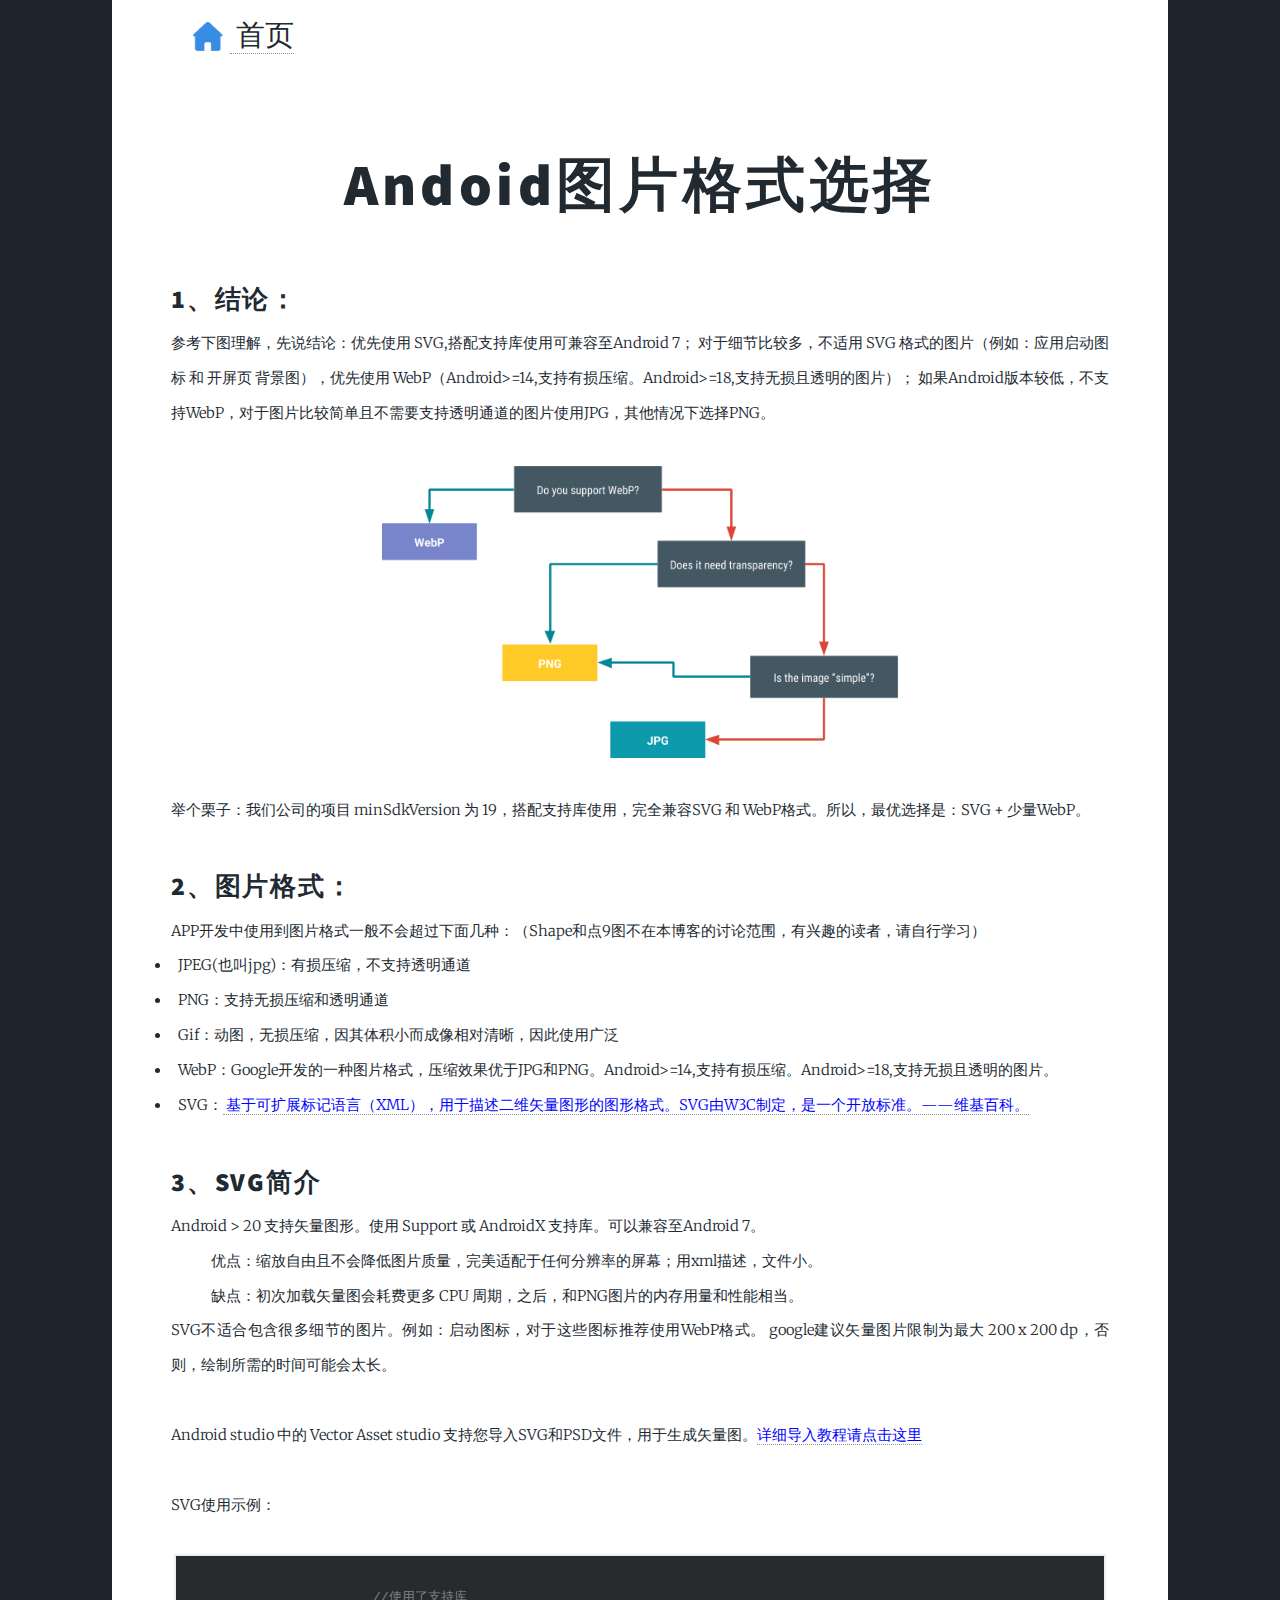
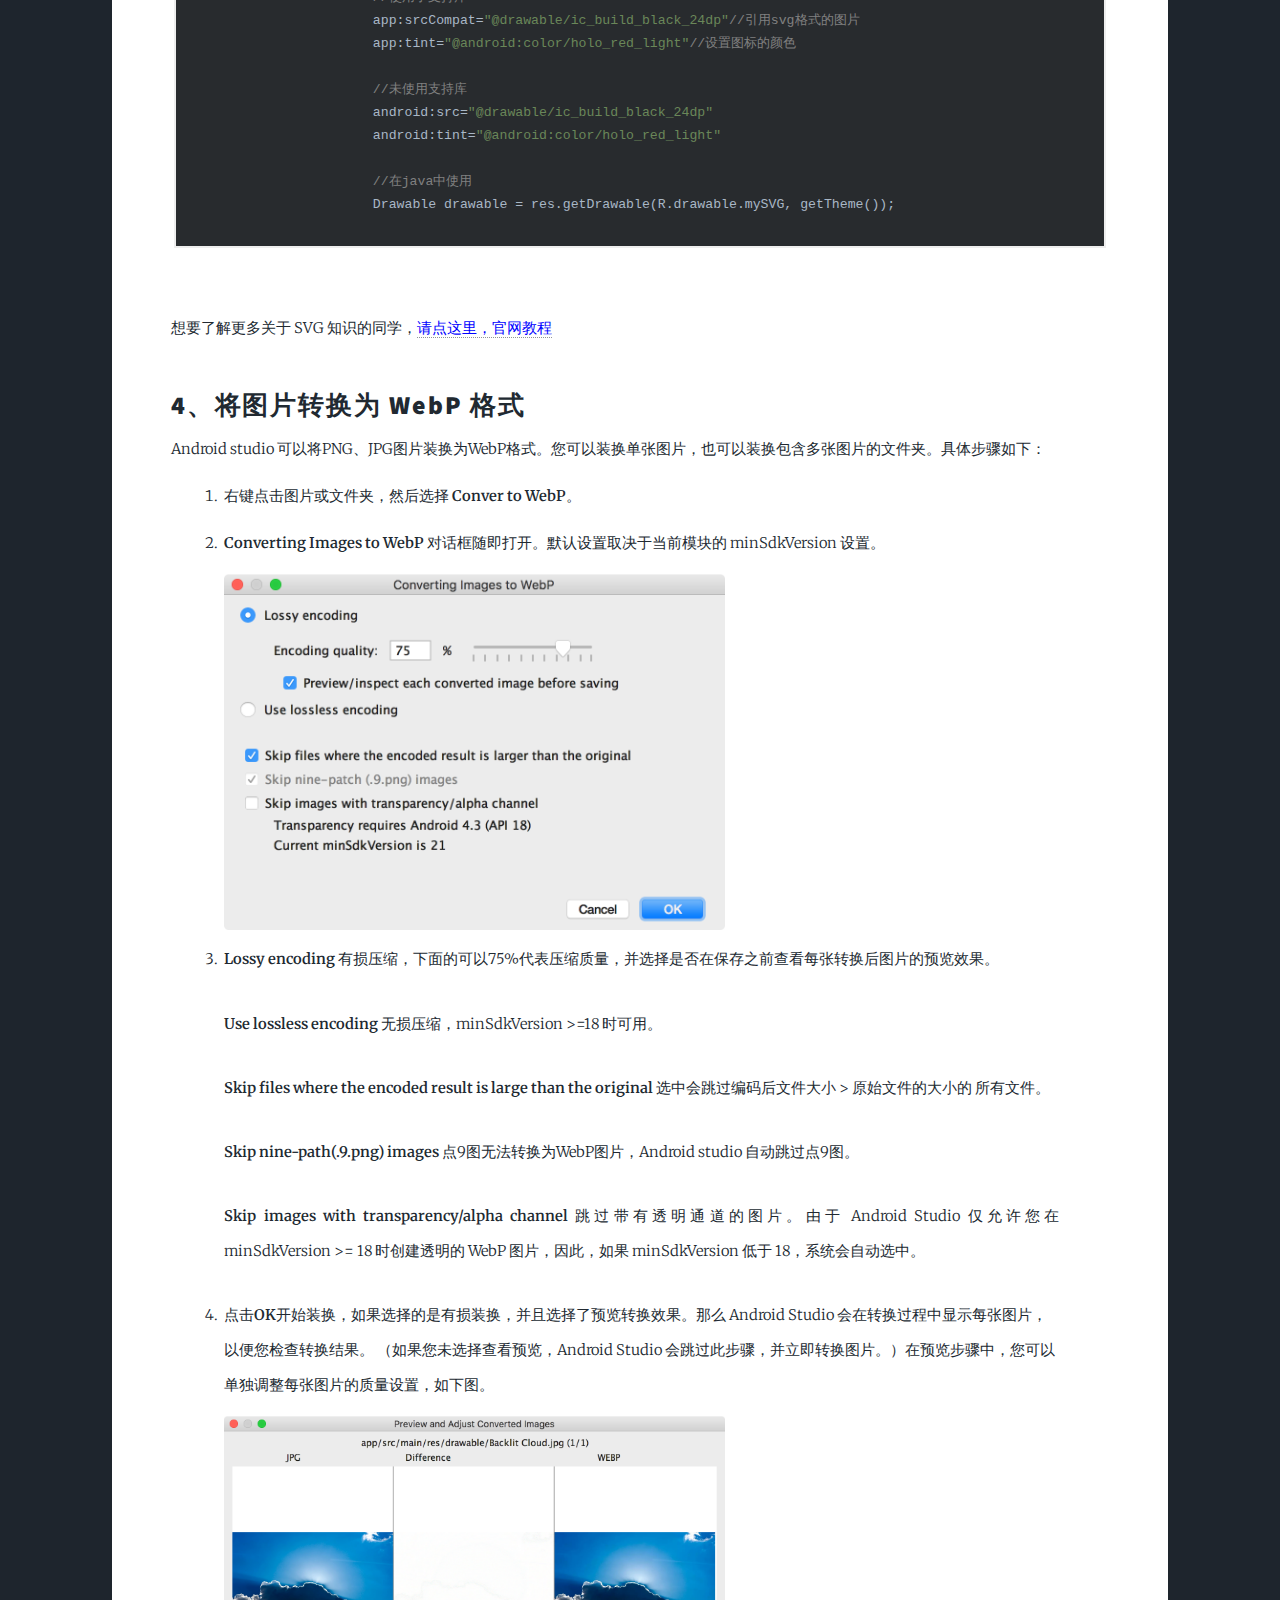
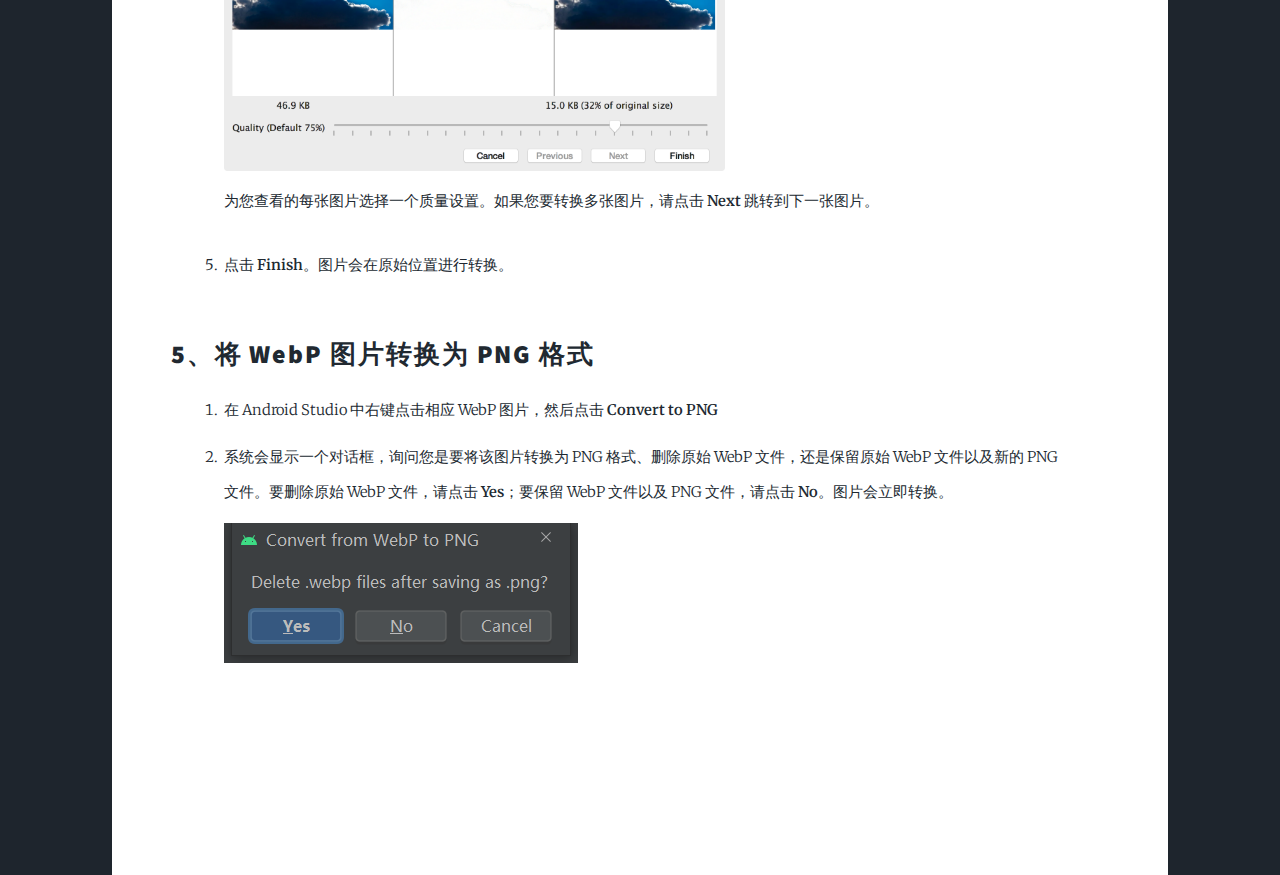
<file: android-image.html>
<!DOCTYPE html>
<html>

<head>
	<meta charset="utf-8">
	<title>羽毛的博客-Andoid图片格式选择</title>
	<link rel="stylesheet" href="assets/css/article.css" />
	<link rel="stylesheet" href="assets/css/highlightandroidstudio.css">
	<script src="assets/js/highlight.pack.js"></script>
</head>

<body>

	<script>
		hljs.initHighlightingOnLoad();
	</script>

	<div id="main">
		<nav>
			<ul>
				<li style="display: inline; font-size: 2rem;">
					<img src="images/icon_home.png" alt="" style="vertical-align:middle">
					<a href="index.html" style="text-decoration:none; padding-left: 6px;">首页</a>
				</li>
				<!-- <li style="display: inline; font-size: 2rem;"><a href="#">关于我</a></li> -->
			</ul>
		</nav>

		<h1>Andoid图片格式选择</h1>
		<h2>1、结论：</h2>
		<p>
			参考下图理解，先说结论：优先使用 SVG,搭配支持库使用可兼容至Android 7；
			对于细节比较多，不适用 SVG 格式的图片（例如：应用启动图标 和 开屏页 背景图），优先使用 WebP（Android>=14,支持有损压缩。Android>=18,支持无损且透明的图片）；
			如果Android版本较低，不支持WebP，对于图片比较简单且不需要支持透明通道的图片使用JPG，其他情况下选择PNG。
		</p>

		<br />

		<img src="images/decisions.png" alt="" style="display: block; height: auto; width: 60%;margin: auto;">

		<br />

		<P>举个栗子：我们公司的项目 minSdkVersion 为 19，搭配支持库使用，完全兼容SVG 和 WebP格式。所以，最优选择是：SVG + 少量WebP。</P>

		<br />

		<h2>2、图片格式：</h2>

		<P>APP开发中使用到图片格式一般不会超过下面几种：（Shape和点9图不在本博客的讨论范围，有兴趣的读者，请自行学习）</P>

		<ul>
			<li>JPEG(也叫jpg)：有损压缩，不支持透明通道</li>
			<li>PNG：支持无损压缩和透明通道</li>
			<li>Gif：动图，无损压缩，因其体积小而成像相对清晰，因此使用广泛</li>
			<li>WebP：Google开发的一种图片格式，压缩效果优于JPG和PNG。Android>=14,支持有损压缩。Android>=18,支持无损且透明的图片。</li>
			<li>SVG：<a
					href="https://zh.wikipedia.org/wiki/%E5%8F%AF%E7%B8%AE%E6%94%BE%E5%90%91%E9%87%8F%E5%9C%96%E5%BD%A2"
					; style="color: blue;">
					基于可扩展标记语言（XML），用于描述二维矢量图形的图形格式。SVG由W3C制定，是一个开放标准。——维基百科。</a>
			</li>
		</ul>

		<br>

		<h2>3、SVG简介</h2>

		<P>Android > 20 支持矢量图形。使用 Support 或 AndroidX 支持库。可以兼容至Android 7。</P>

		<P style="margin-left: 40px;">优点：缩放自由且不会降低图片质量，完美适配于任何分辨率的屏幕；用xml描述，文件小。</P>

		<P style="margin-left: 40px;">缺点：初次加载矢量图会耗费更多 CPU 周期，之后，和PNG图片的内存用量和性能相当。</P>

		<P>
			SVG不适合包含很多细节的图片。例如：启动图标，对于这些图标推荐使用WebP格式。
			google建议矢量图片限制为最大 200 x 200 dp，否则，绘制所需的时间可能会太长。
		</P>

		<br>

		<P>Android studio 中的 Vector Asset studio 支持您导入SVG和PSD文件，用于生成矢量图。<a
			href="https://developer.android.com/studio/write/vector-asset-studio?hl=zh-cn#running" ;
			style="color: blue;">详细导入教程请点击这里</a>
		</P>

		<br>

		<P>SVG使用示例：</P>

		<pre>
			<code class="java">
			//使用了支持库
			app:srcCompat="@drawable/ic_build_black_24dp"//引用svg格式的图片
			app:tint="@android:color/holo_red_light"//设置图标的颜色
		
			//未使用支持库
			android:src="@drawable/ic_build_black_24dp" 
			android:tint="@android:color/holo_red_light"

			//在java中使用
			Drawable drawable = res.getDrawable(R.drawable.mySVG, getTheme());
			</code>
		</pre>

		<P>想要了解更多关于 SVG 知识的同学，<a
			href="https://developer.android.com/studio/write/vector-asset-studio?hl=zh-cn" ;
			style="color: blue;">请点这里，官网教程</a></P>

		<br />

		<h2>4、将图片转换为 WebP 格式</h2>

		<p>Android studio 可以将PNG、JPG图片装换为WebP格式。您可以装换单张图片，也可以装换包含多张图片的文件夹。具体步骤如下：</p>

		<ol>
			<li style="margin: 12px 50px 12px 50px;">右键点击图片或文件夹，然后选择 <strong>Conver to WebP</strong>。</li>
			<li style="margin: 12px 50px 12px 50px;"><strong>Converting Images to WebP </strong>对话框随即打开。默认设置取决于当前模块的
				minSdkVersion
				设置。
				<img src="images/webp-convertimage.png" alt=""
					style="display: block; margin-top: 10pt; width: 60%;height: auto;">
			</li>
			<li style="margin: 12px 50px 12px 50px;">
				<p><strong>Lossy encoding</strong> 有损压缩，下面的可以75%代表压缩质量，并选择是否在保存之前查看每张转换后图片的预览效果。</p>

				<p><strong>Use lossless encoding</strong> 无损压缩，minSdkVersion >=18 时可用。</p>

				<p><strong>Skip files where the encoded result is large than the original</strong> 选中会跳过编码后文件大小 >
					原始文件的大小的 所有文件。</p>

				<p><strong>Skip nine-path(.9.png) images</strong> 点9图无法转换为WebP图片，Android studio 自动跳过点9图。</p>

				<p><strong>Skip images with transparency/alpha channel</strong> 跳过带有透明通道的图片。由于 Android Studio 仅允许您在
					minSdkVersion >= 18 时创建透明的 WebP 图片，因此，如果 minSdkVersion 低于 18，系统会自动选中。</p>
			</li>
			<li style="margin: 12px 50px 12px 50px;">
				点击<strong>OK</strong>开始装换，如果选择的是有损装换，并且选择了预览转换效果。那么 Android Studio 会在转换过程中显示每张图片，以便您检查转换结果。
				（如果您未选择查看预览，Android Studio 会跳过此步骤，并立即转换图片。）在预览步骤中，您可以单独调整每张图片的质量设置，如下图。
				<img src="images/webp-convertqualitydefault.png" alt=""
					style="display: block; margin-top: 10pt; width: 60%;height: auto;">

				<P style="margin-top: 10pt;">为您查看的每张图片选择一个质量设置。如果您要转换多张图片，请点击 <strong>Next</strong> 跳转到下一张图片。</P>
			</li>
			<li style="margin: 12px 50px 12px 50px;">
				点击 <strong>Finish</strong>。图片会在原始位置进行转换。
			</li>
		</ol>

		<br />

		<h2>5、将 WebP 图片转换为 PNG 格式</h2>

		<ol>
			<li style="margin: 12px 50px 12px 50px;">在 Android Studio 中右键点击相应 WebP 图片，然后点击 <strong>Convert to
					PNG</strong></li>
			<li style="margin: 12px 50px 12px 50px;">系统会显示一个对话框，询问您是要将该图片转换为 PNG 格式、删除原始 WebP 文件，还是保留原始 WebP 文件以及新的 PNG
				文件。要删除原始 WebP 文件，请点击 <strong>Yes</strong>；要保留 WebP
				文件以及 PNG 文件，请点击 <strong>No</strong>。图片会立即转换。
				<img src="images/webp_to_png_dialog.jpg" alt="" style="display: block; margin-top: 10pt;">
			</li>
		</ol>

		<P style="height: 200px;"></P>
	</div>

</body>

</html>
</file>
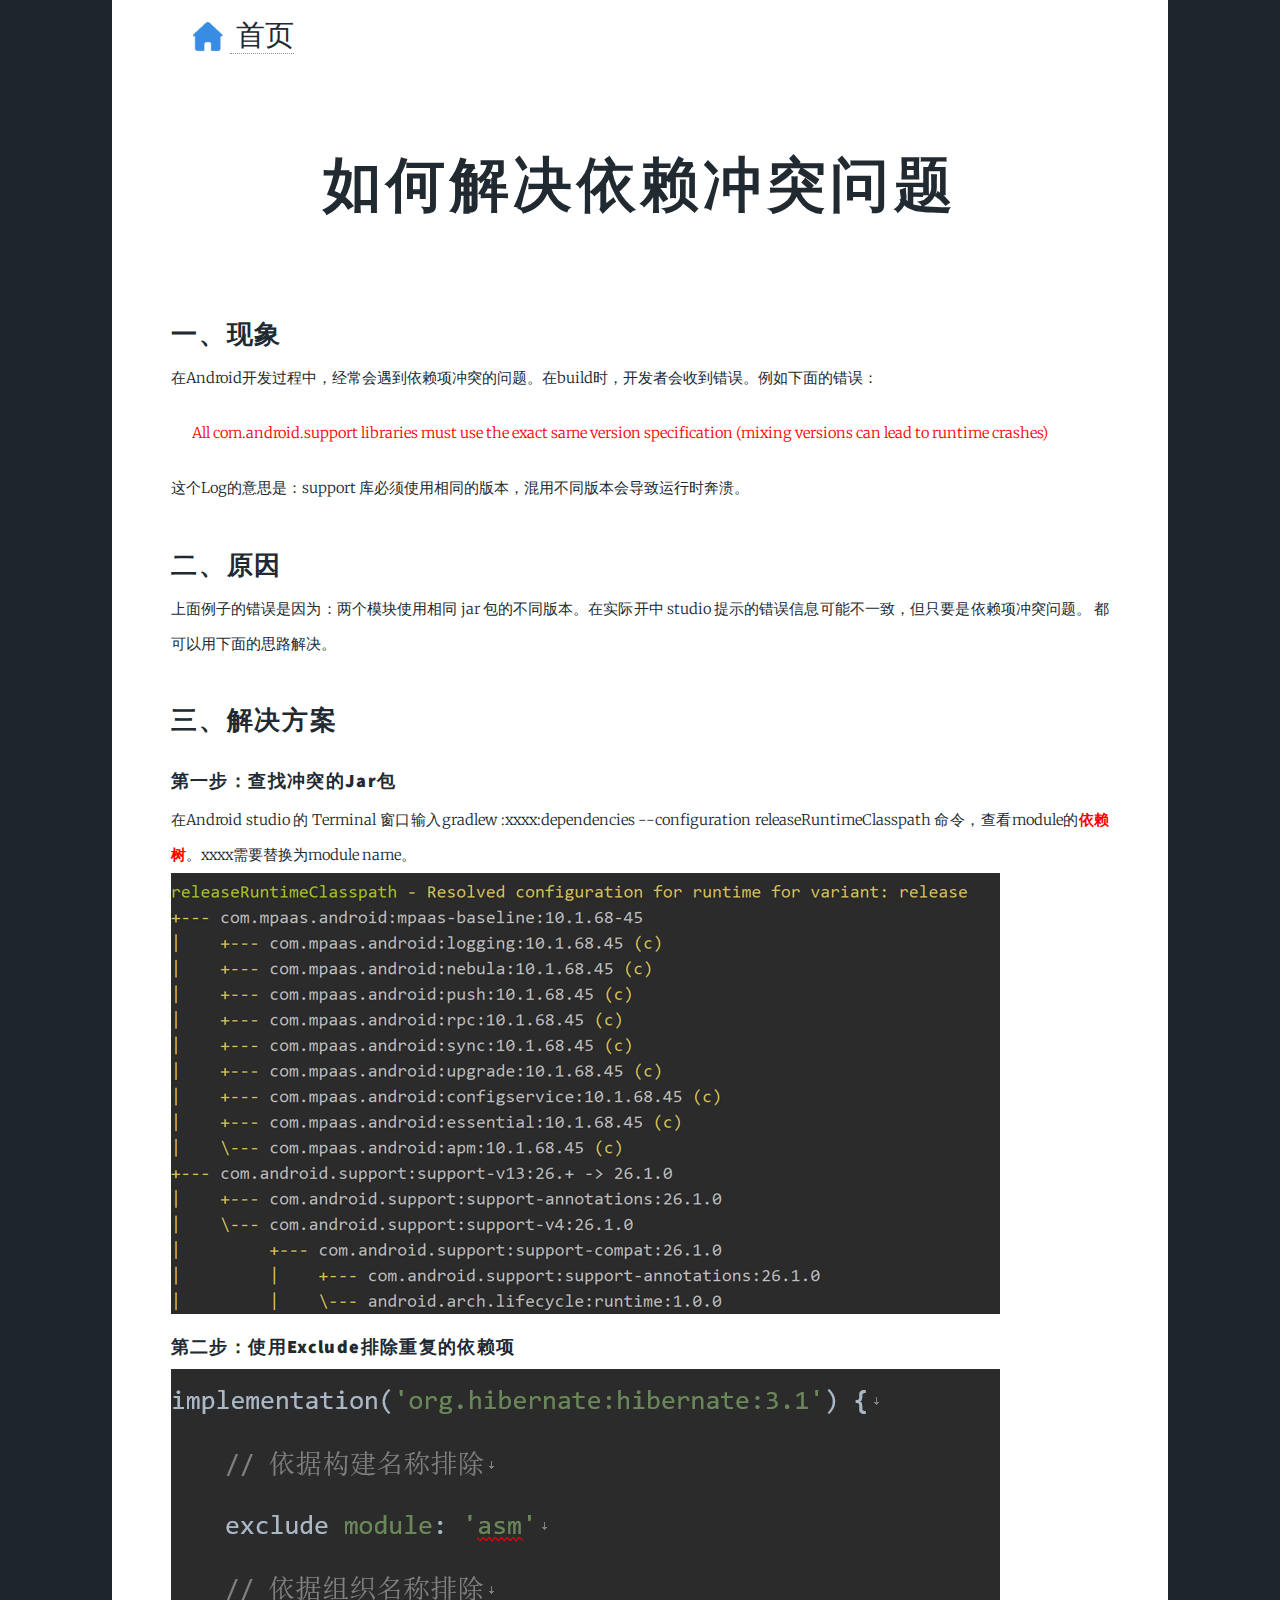
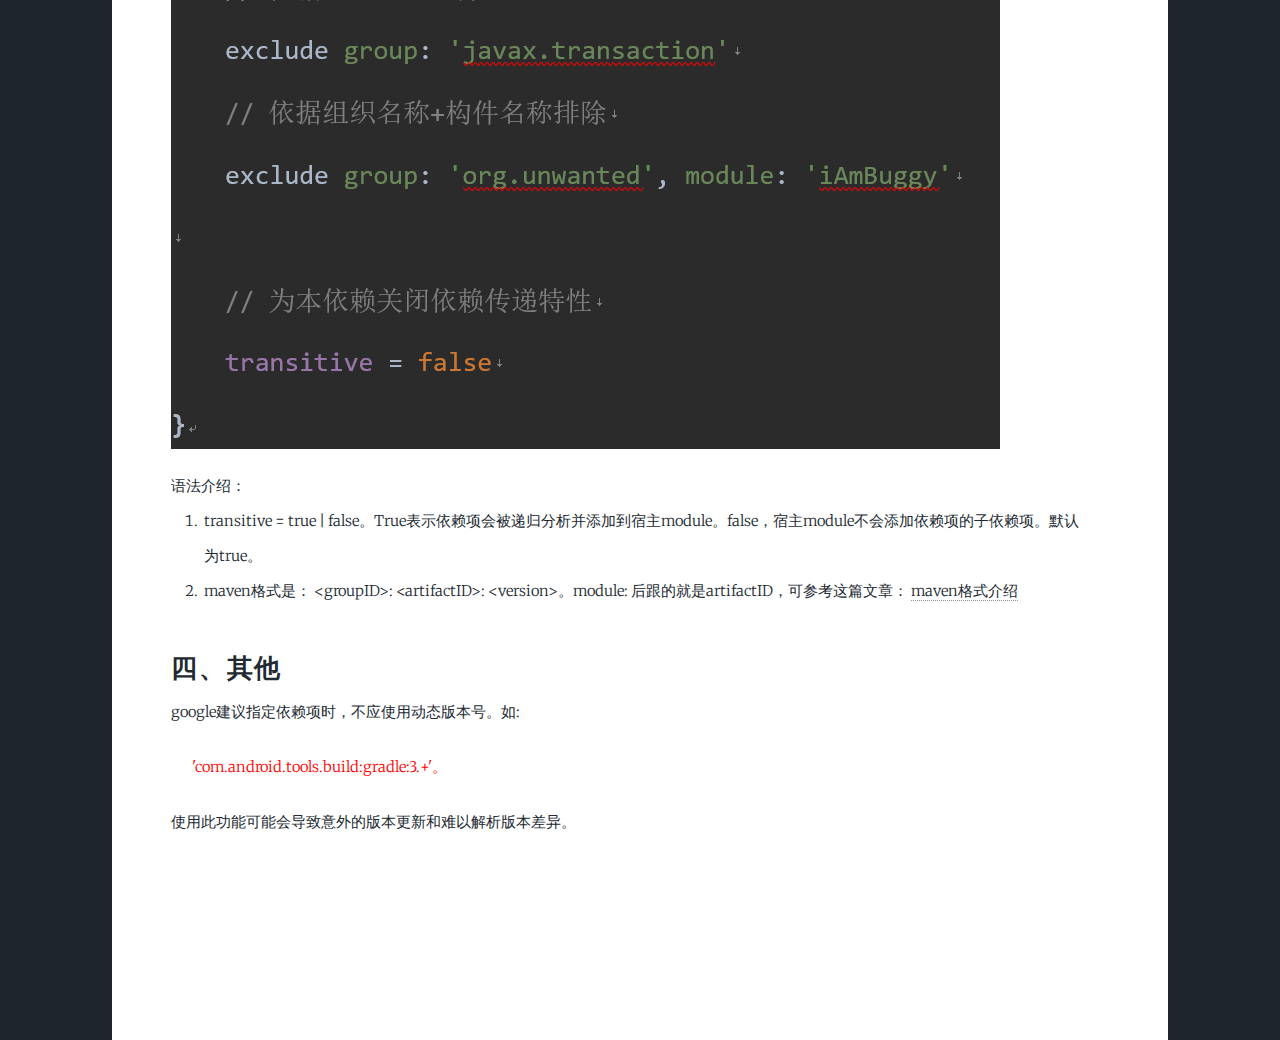
<file: android-jar_repeat.html>
<!DOCTYPE html>
<html>

<head>
    <meta charset="utf-8">
    <title>羽毛的博客-如何解决依赖冲突问题</title>
    <link rel="stylesheet" href="assets/css/article.css" />
    <link rel="stylesheet" href="assets/css/highlightandroidstudio.css">
    <link rel="stylesheet" href="assets/css/jar_repeat.css">
    <script src="assets/js/highlight.pack.js"></script>
</head>

<body>

    <script>
        hljs.initHighlightingOnLoad();
    </script>

    <div id="main">
        <nav>
            <ul>
                <li style="display: inline; font-size: 2rem;">
                    <img src="images/icon_home.png" alt="" style="vertical-align:middle">
                    <a href="index.html" style="text-decoration:none; padding-left: 6px;">首页</a>
                </li>
                <!-- <li style="display: inline; font-size: 2rem;"><a href="#">关于我</a></li> -->
            </ul>
        </nav>

        <h1>如何解决依赖冲突问题</h1>

        <br />

        <h2>一、现象</h2>
        <p>
            在Android开发过程中，经常会遇到依赖项冲突的问题。在build时，开发者会收到错误。例如下面的错误：
        </p>

        <p style="padding-left: 80px; padding-right: 80px;padding-top: 20px;padding-bottom: 20px; color: red;">All
            com.android.support libraries must use the exact same version specification (mixing versions can lead to
            runtime crashes)</p>

        <p>这个Log的意思是：support 库必须使用相同的版本，混用不同版本会导致运行时奔溃。</p>

        <br />

        <h2>二、原因</h2>

        <p>上面例子的错误是因为：两个模块使用相同 jar 包的不同版本。在实际开中 studio 提示的错误信息可能不一致，但只要是依赖项冲突问题。
            都可以用下面的思路解决。</p>

        <br />

        <h2>三、解决方案</h2>

        <h3>第一步：查找冲突的jar包</h3>

        <p>在Android studio 的 Terminal 窗口输入gradlew :xxxx:dependencies --configuration releaseRuntimeClasspath
            命令，查看module的<strong style="color:red;">依赖树</strong>。xxxx需要替换为module name。</p>

        <img src="images/jar_tree.png" alt="" style="vertical-align:middle">

        <h3>第二步：使用exclude排除重复的依赖项</h3>

        <img src="images/jar_exclude.png" alt="" style="vertical-align:middle">

        <p style="margin-top: 20px;">语法介绍：</p>

        <ol>
            <li>transitive = true | false。True表示依赖项会被递归分析并添加到宿主module。false，宿主module不会添加依赖项的子依赖项。默认为true。</li>
            <li>maven格式是：
                &lt;groupID&gt;:
                &lt;artifactID&gt;:
                &lt;version&gt;。module: 后跟的就是artifactID，可参考这篇文章：
                <a href="https://www.jianshu.com/simple/upgrade" target="_blank">maven格式介绍</a>
            </li>
        </ol>

        <br />

        <h2>四、其他</h2>

        <p>google建议指定依赖项时，不应使用动态版本号。如:</p>

        <p style="padding-left: 80px; padding-right: 80px;padding-top: 20px;padding-bottom: 20px; color: red;">
            'com.android.tools.build:gradle:3.+'。
        </p>

        <p> 使用此功能可能会导致意外的版本更新和难以解析版本差异。</p>

        <P style="height: 200px;"></P>
    </div>

</body>

</html>
</file>
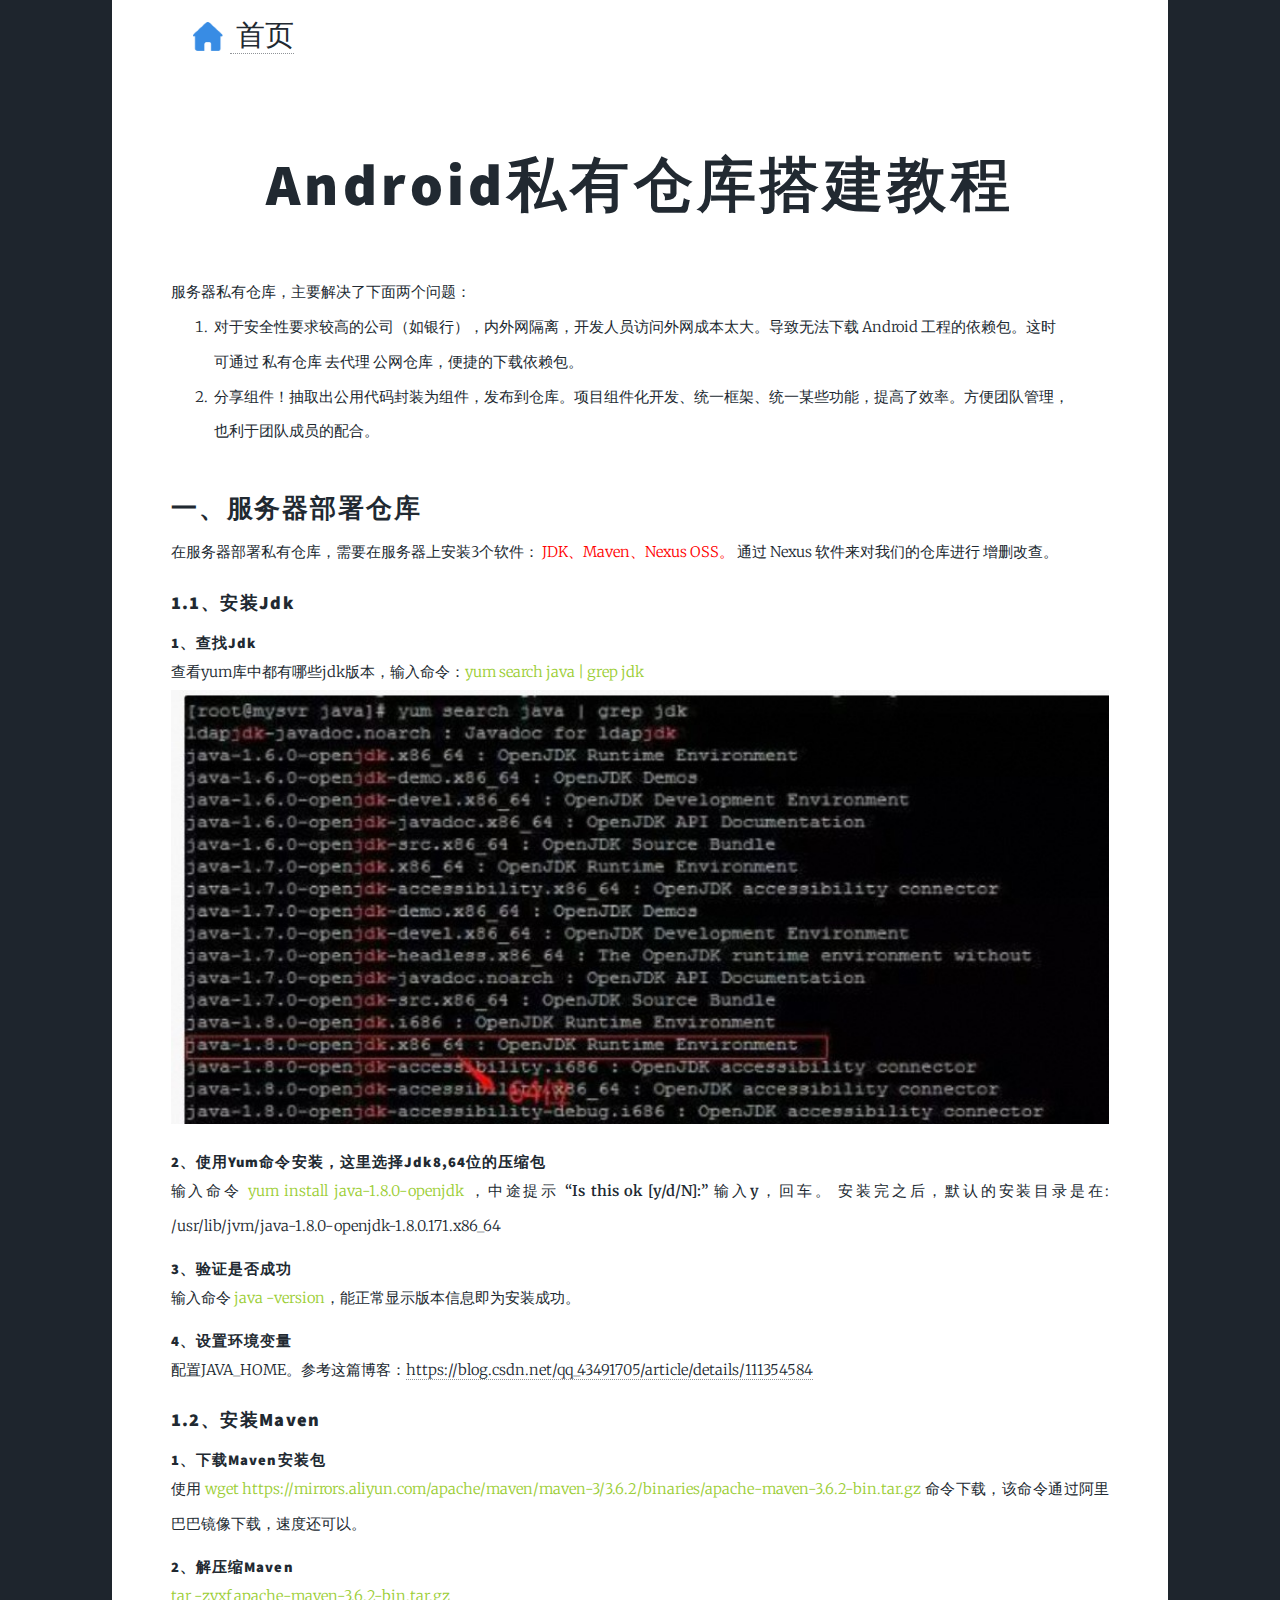
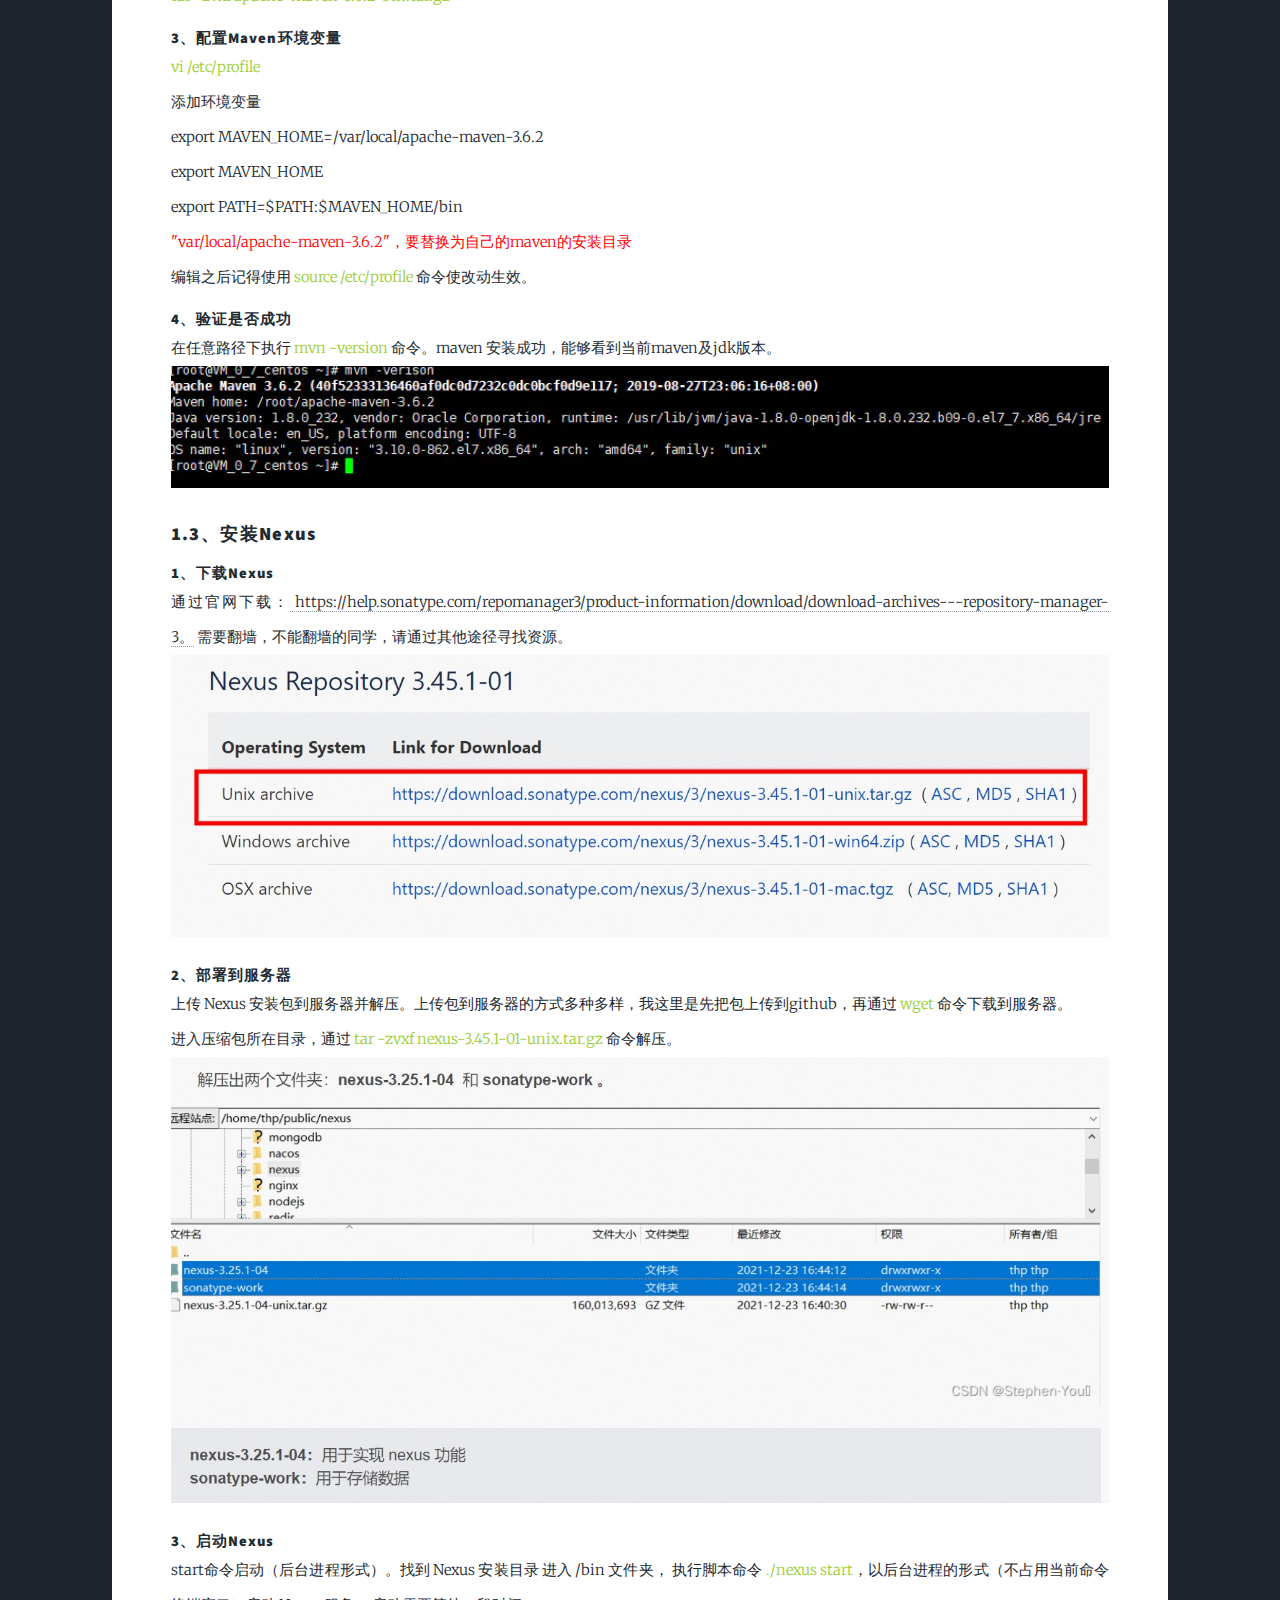
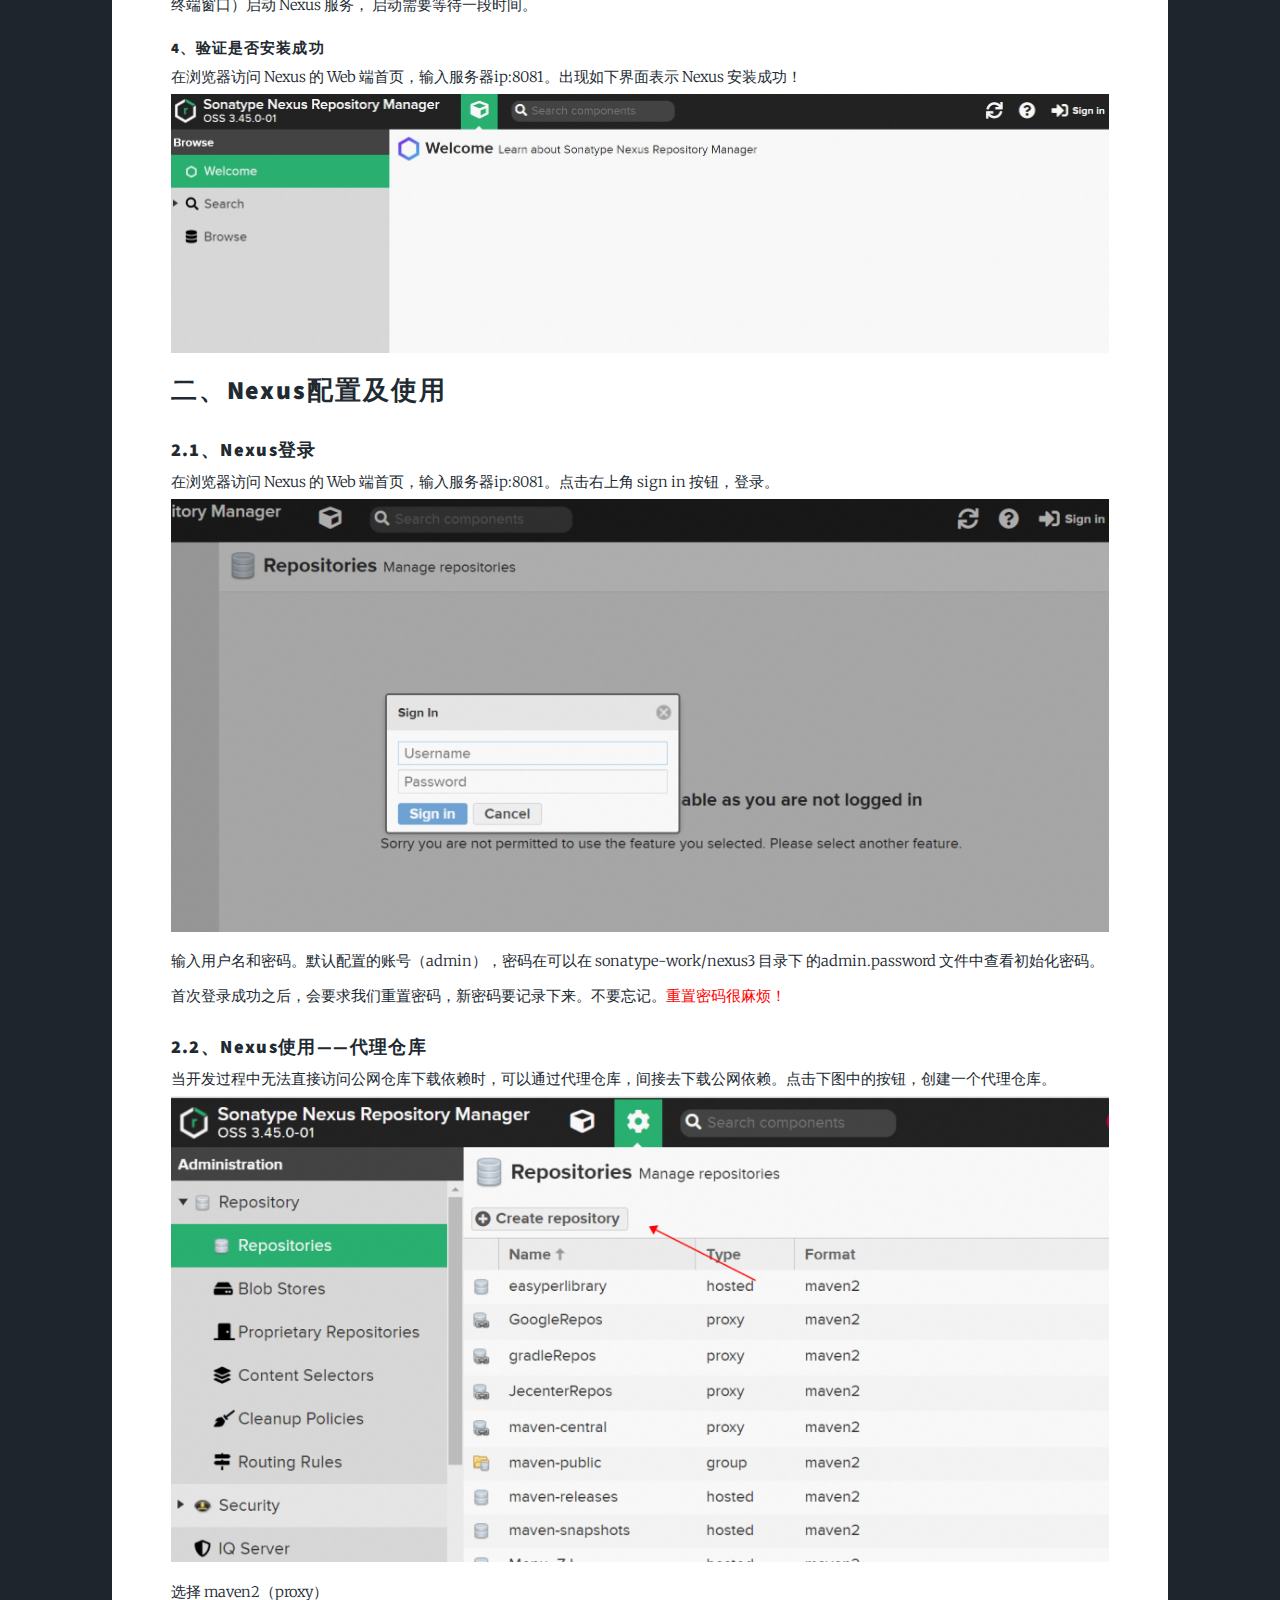
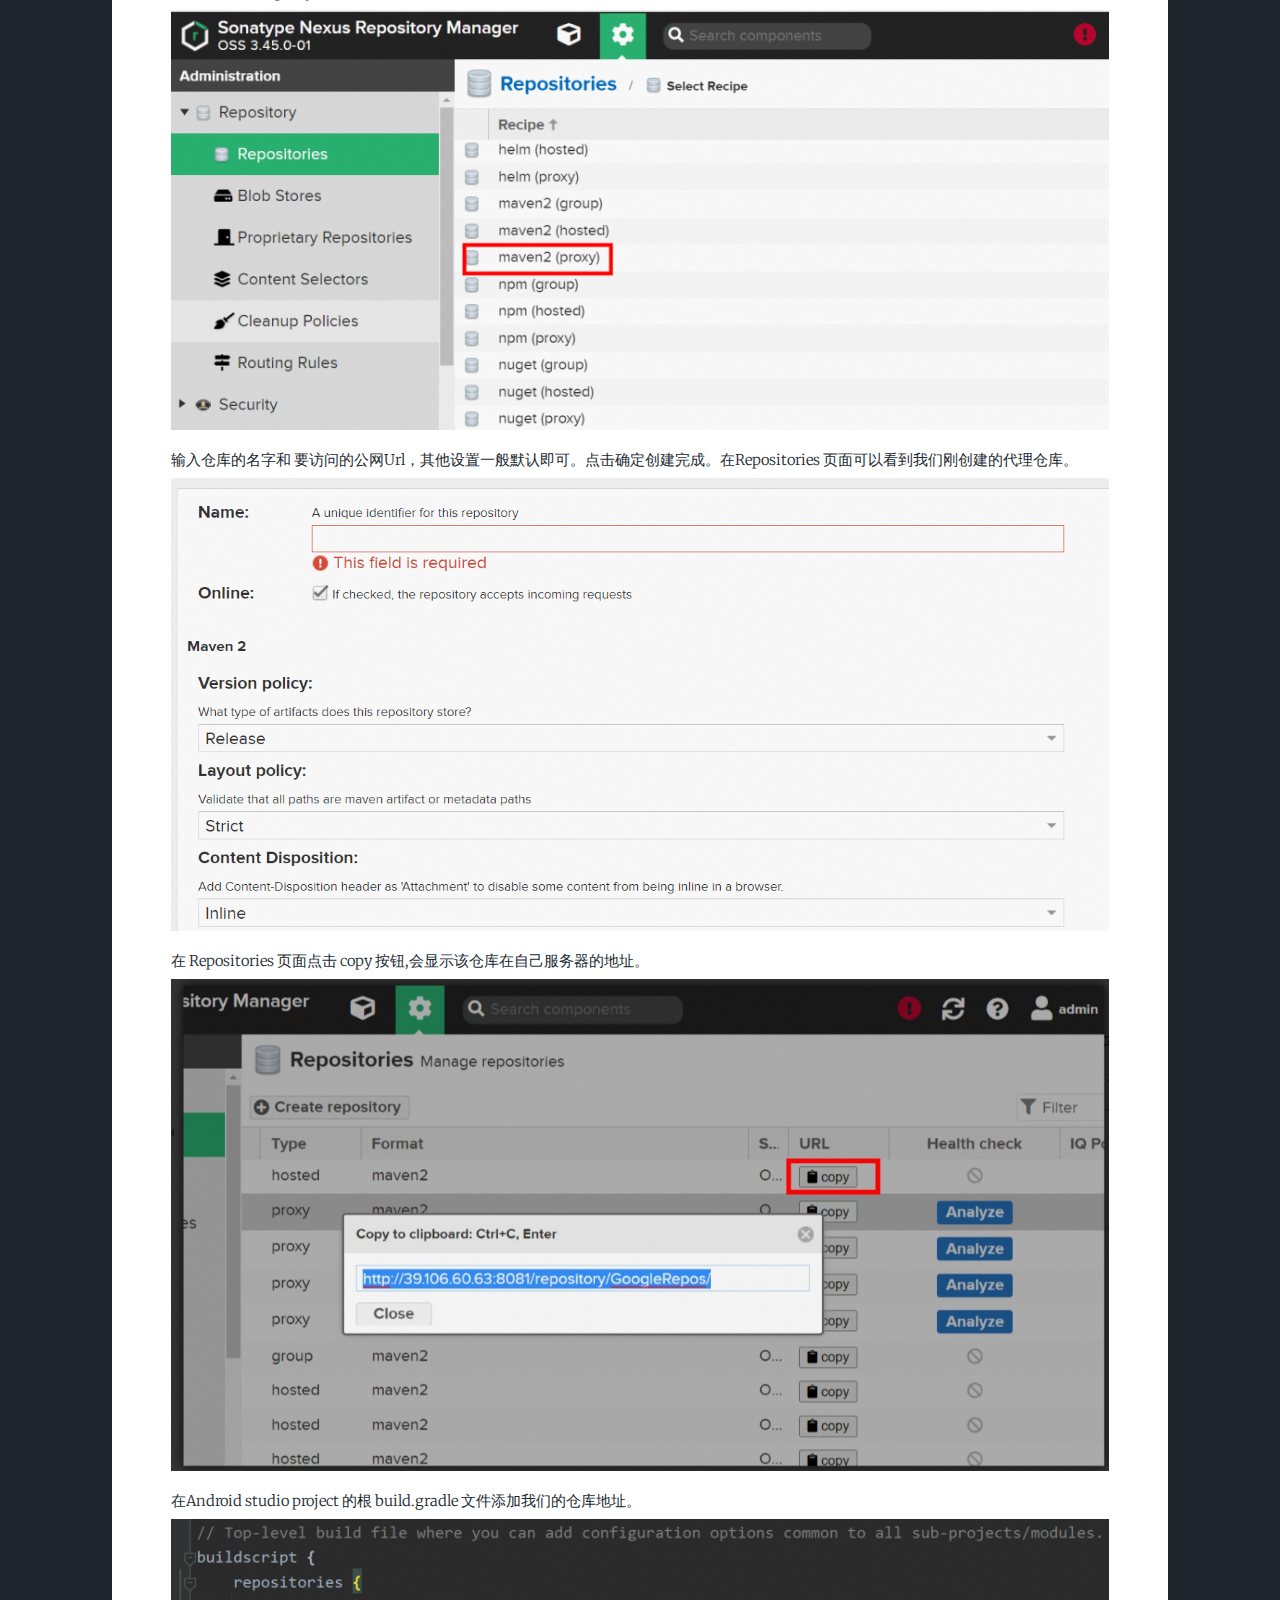
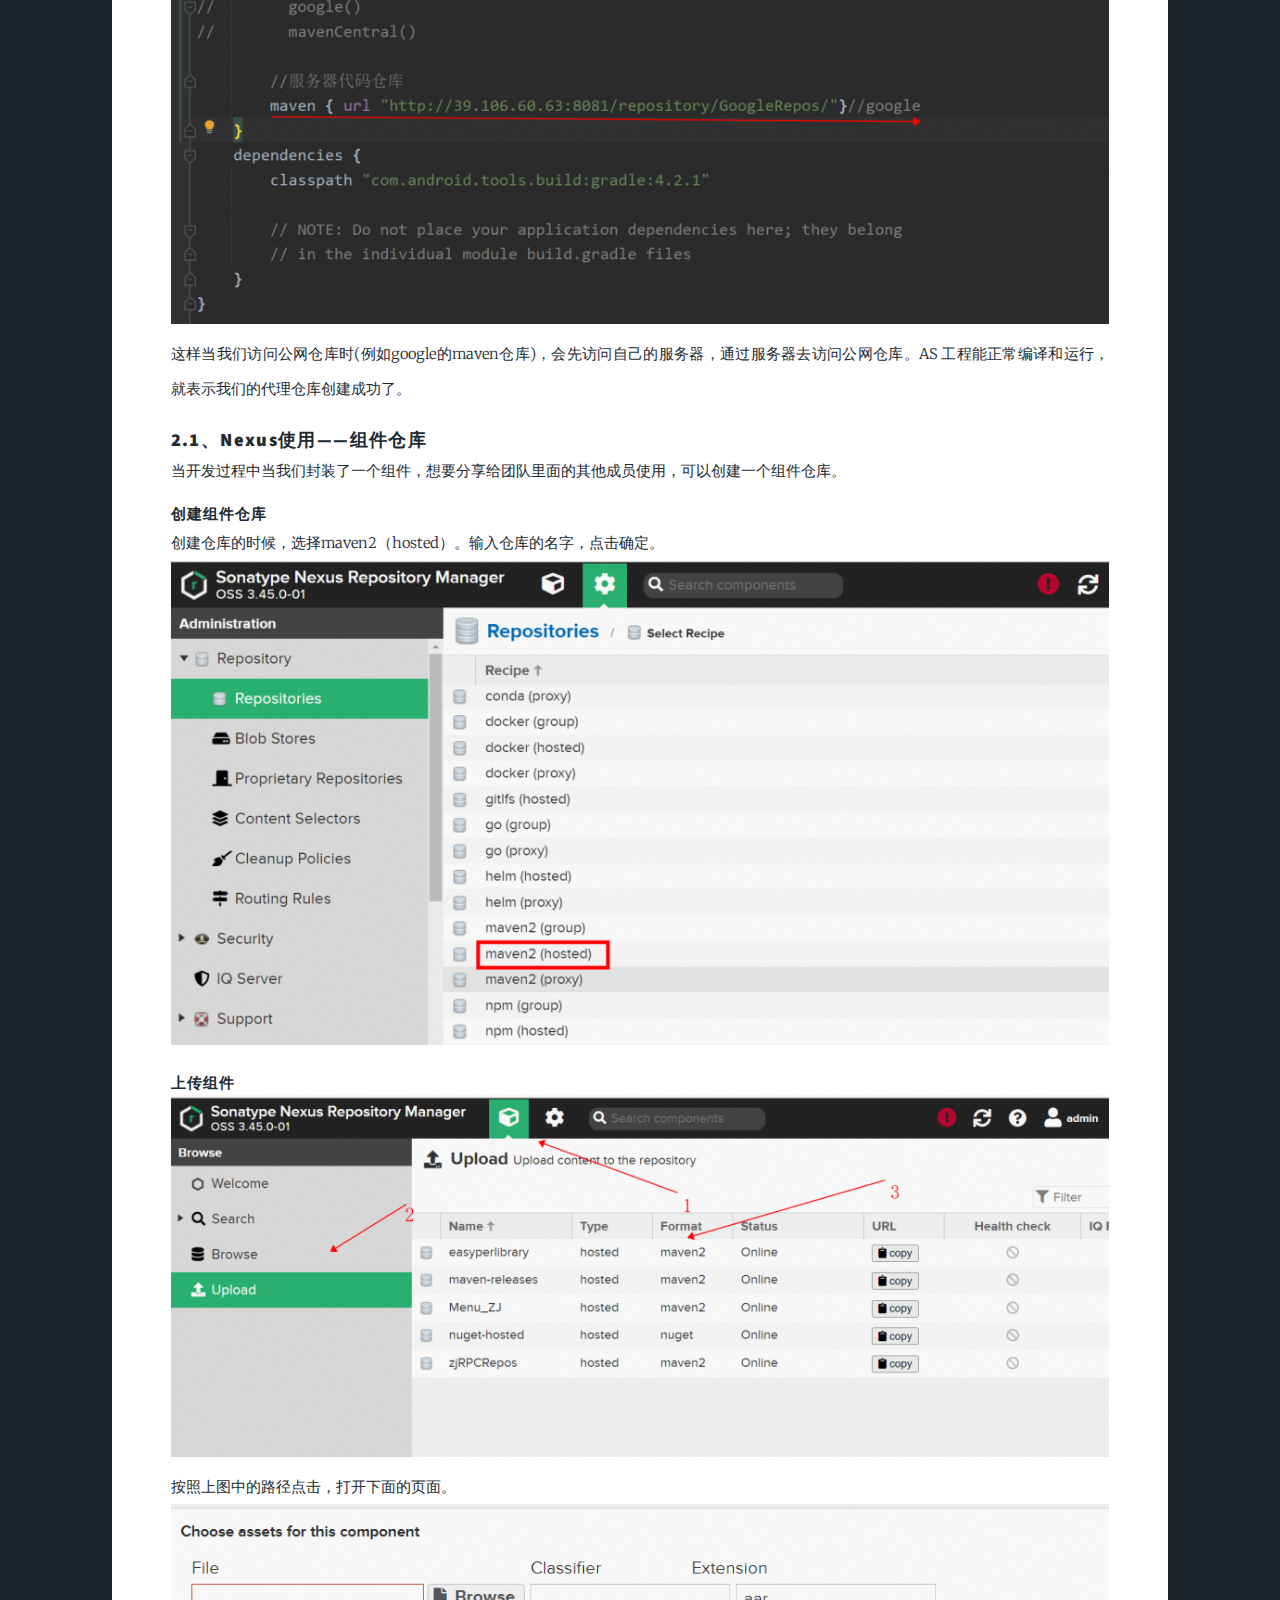
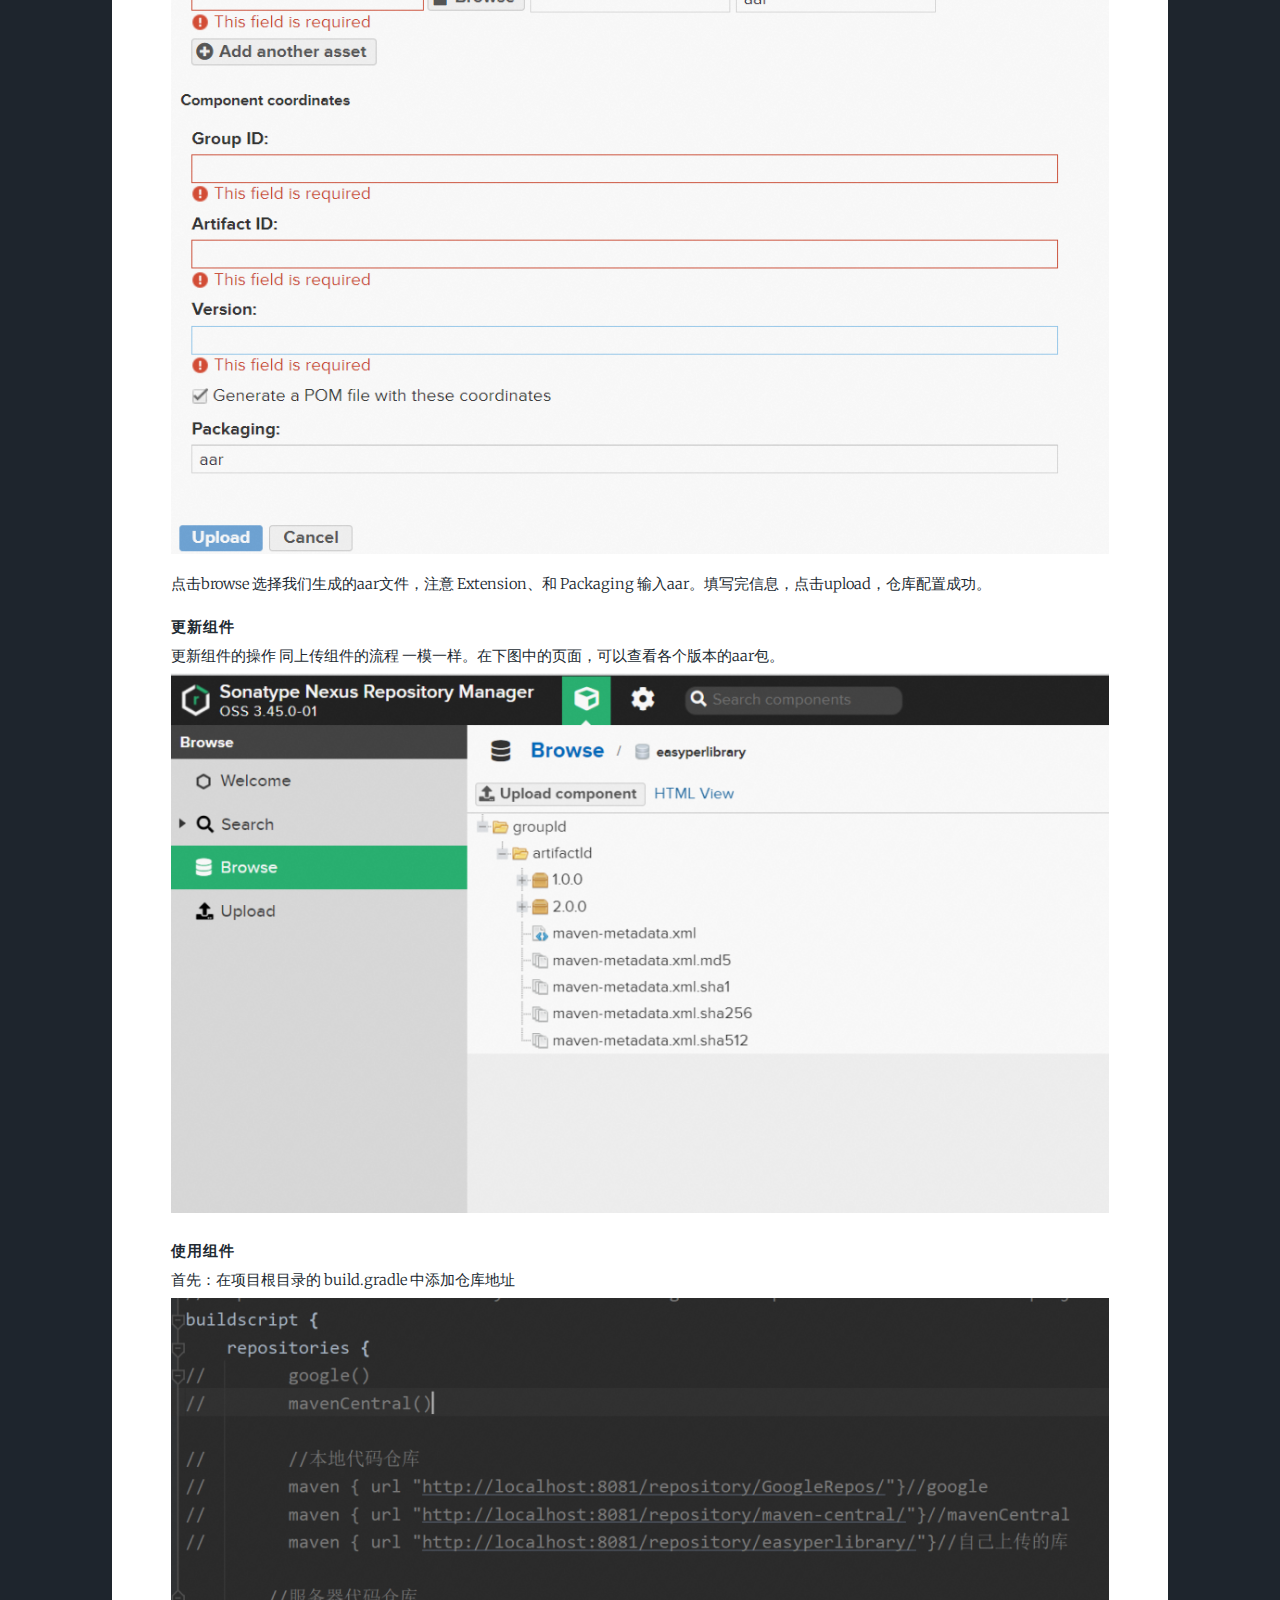
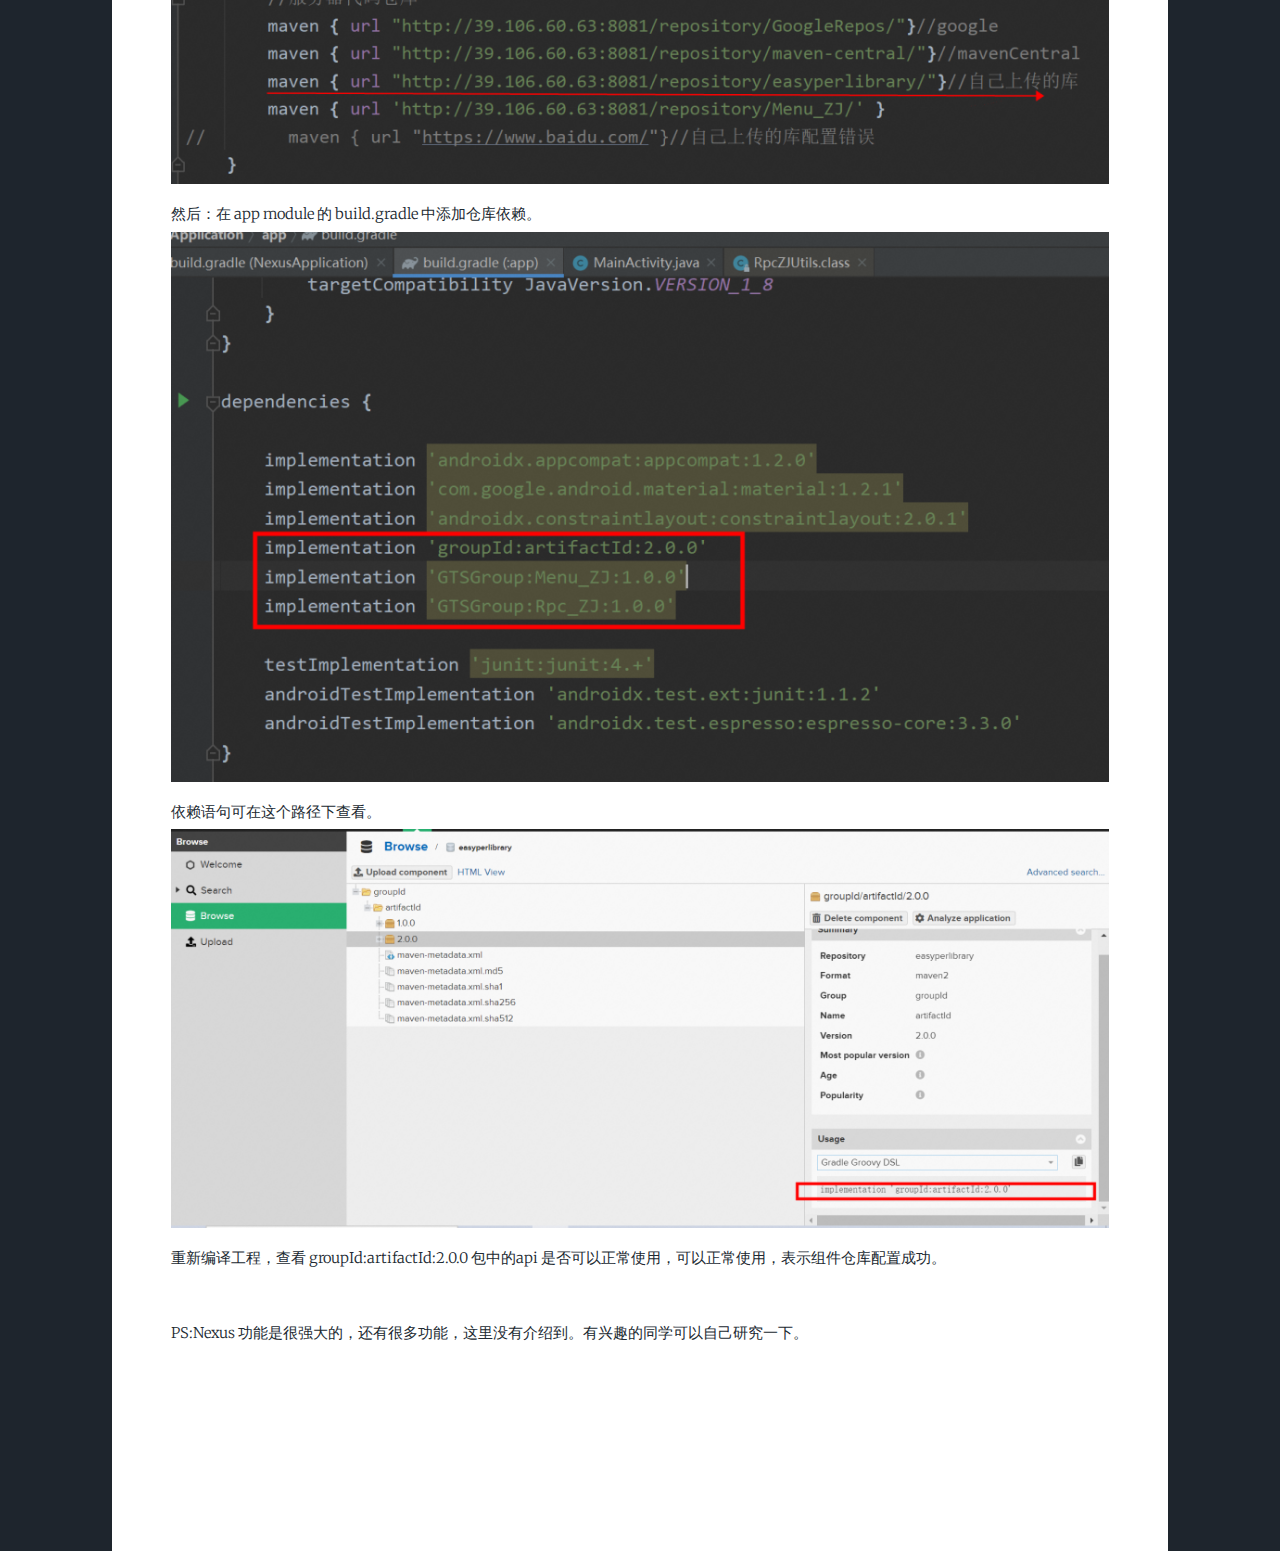
<file: android-maven-private.html>
<!DOCTYPE html>
<html>

<head>
	<meta charset="utf-8">
	<title>羽毛的博客-私有仓库搭建教程</title>
	<link rel="stylesheet" href="assets/css/article.css" />
	<link rel="stylesheet" href="assets/css/highlightandroidstudio.css">
	<link rel="stylesheet" href="assets/css/command.css">
	<script src="assets/js/highlight.pack.js"></script>
</head>

<body>

	<script>
		hljs.initHighlightingOnLoad();
	</script>

	<div id="main">
		<nav>
			<ul>
				<li style="display: inline; font-size: 2rem;">
					<img src="images/icon_home.png" alt="" style="vertical-align:middle">
					<a href="index.html" style="text-decoration:none; padding-left: 6px;">首页</a>
				</li>
				<!-- <li style="display: inline; font-size: 2rem;"><a href="#">关于我</a></li> -->
			</ul>
		</nav>

		<h1>Android私有仓库搭建教程</h1>

		<p>服务器私有仓库，主要解决了下面两个问题：</p>

		<ol style="margin-left: 40px;margin-right: 40px">
			<li>对于安全性要求较高的公司（如银行），内外网隔离，开发人员访问外网成本太大。导致无法下载 Android 工程的依赖包。这时可通过 私有仓库
				去代理 公网仓库，便捷的下载依赖包。
			</li>

			<li>分享组件！抽取出公用代码封装为组件，发布到仓库。项目组件化开发、统一框架、统一某些功能，提高了效率。方便团队管理，也利于团队成员的配合。
			</li>
		</ol>

		<br />

		<h2>一、服务器部署仓库</h2>

		<p>在服务器部署私有仓库，需要在服务器上安装3个软件：
			<span style="color: red;">JDK、Maven、Nexus OSS。</span>
			通过 Nexus 软件来对我们的仓库进行 增删改查。
		</p>

		<h3>1.1、安装jdk</h3>

		<h4>1、查找jdk</h4>
		<p>查看yum库中都有哪些jdk版本，输入命令：<span class="command">yum search java | grep jdk</span></p>
		<img src="images/maven-jdk-find.jpg" alt="" style="width: 100%;" />
		<h4>2、使用yum命令安装，这里选择jdk8,64位的压缩包</h4>
		<p>输入命令<span class="command"> yum install java-1.8.0-openjdk </span>，中途提示 <strong>“Is this ok [y/d/N]:”</strong>
			输入<strong>y</strong>，回车。
			安装完之后，默认的安装目录是在: /usr/lib/jvm/java-1.8.0-openjdk-1.8.0.171.x86_64</p>
		<h4>3、验证是否成功</h4>
		<p>输入命令 <span class="command">java -version</span>，能正常显示版本信息即为安装成功。</p>
		<h4>4、设置环境变量</h4>
		<p>配置JAVA_HOME。参考这篇博客：<a href="https://blog.csdn.net/qq_43491705/article/details/111354584"
				target="_blank">https://blog.csdn.net/qq_43491705/article/details/111354584</a></p>

		<h3>1.2、安装Maven</h3>

		<h4>1、下载Maven安装包</h4>
		<p>使用
			<span class="command">wget
				https://mirrors.aliyun.com/apache/maven/maven-3/3.6.2/binaries/apache-maven-3.6.2-bin.tar.gz</span>
			命令下载，该命令通过阿里巴巴镜像下载，速度还可以。
		</p>
		<h4>2、解压缩Maven</h4>
		<span class="command">tar -zvxf apache-maven-3.6.2-bin.tar.gz</span>
		<h4>3、配置Maven环境变量</h4>
		<span class="command">vi /etc/profile</span>
		<p>添加环境变量</br>
			export MAVEN_HOME=/var/local/apache-maven-3.6.2</br>
			export MAVEN_HOME</br>
			export PATH=$PATH:$MAVEN_HOME/bin</br>
			<span style="color:red">"var/local/apache-maven-3.6.2"，要替换为自己的maven的安装目录</span>
		</p>
		<p>编辑之后记得使用 <span class="command">source /etc/profile</span> 命令使改动生效。</p>
		<h4>4、验证是否成功</h4>
		<p>在任意路径下执行 <span class="command">mvn -version</span> 命令。maven 安装成功，能够看到当前maven及jdk版本。</p>
		<img src="images/maven-version.webp" alt="" style="width: 100%;" />

		<h3>1.3、安装Nexus</h3>
		<h4>1、下载Nexus</h4>
		<p>通过官网下载：<a
				href="https://help.sonatype.com/repomanager3/product-information/download/download-archives---repository-manager-3"
				target="_blank">
				https://help.sonatype.com/repomanager3/product-information/download/download-archives---repository-manager-3。</a>
			需要翻墙，不能翻墙的同学，请通过其他途径寻找资源。</p>
		<img src="images/nexus-download.jpg" alt="" style="width: 100%;" />

		<h4>2、部署到服务器</h4>
		<p>上传 Nexus 安装包到服务器并解压。上传包到服务器的方式多种多样，我这里是先把包上传到github，再通过 <span class="command">wget</span> 命令下载到服务器。</p>
		<p>进入压缩包所在目录，通过<span class="command"> tar -zvxf nexus-3.45.1-01-unix.tar.gz</span> 命令解压。</p>
		<img src="images/nexus-info.jpg" alt="" style="width: 100%;" />
		<h4>3、启动Nexus</h4>
		<p>start命令启动（后台进程形式）。找到 Nexus 安装目录 进入 /bin 文件夹，
			执行脚本命令 <span class="command">./nexus start</span>，以后台进程的形式（不占用当前命令终端窗口）启动 Nexus 服务， 启动需要等待一段时间。</p>
		<h4>4、验证是否安装成功</h4>
		<p>在浏览器访问 Nexus 的 Web 端首页，输入服务器ip:8081。出现如下界面表示 Nexus 安装成功！</p>
		<img src="images/nexus-home-unlogin.jpg" alt="" style="width: 100%;" />

		<h2>二、Nexus配置及使用</h2>
		<h3>2.1、Nexus登录</h3>
		<p>在浏览器访问 Nexus 的 Web 端首页，输入服务器ip:8081。点击右上角 sign in 按钮，登录。</p>
		<img src="images/nexus-login-input.png" alt="" style="width: 100%;" />
		<p>输入用户名和密码。默认配置的账号（admin），密码在可以在 sonatype-work/nexus3 目录下 的admin.password 文件中查看初始化密码。</p>
		<p>首次登录成功之后，会要求我们重置密码，新密码要记录下来。不要忘记。<span style="color:red;">重置密码很麻烦！</span></p>

		<h3>2.2、Nexus使用——代理仓库</h3>
		<p>当开发过程中无法直接访问公网仓库下载依赖时，可以通过代理仓库，间接去下载公网依赖。点击下图中的按钮，创建一个代理仓库。</p>
		<img src="images/nexus-create-proxy.png" alt="" style="width: 100%;" />
		<br>
		<p>选择 maven2（proxy）</p>
		<img src="images/nexus-create-proxy2.png" alt="" style="width: 100%;" />
		<br>
		<p>输入仓库的名字和 要访问的公网Url，其他设置一般默认即可。点击确定创建完成。在Repositories 页面可以看到我们刚创建的代理仓库。</p>
		<img src="images/nexus-create-proxy3.png" alt="" style="width: 100%;" />
		<br>
		<p>在 Repositories 页面点击 copy 按钮,会显示该仓库在自己服务器的地址。</p>
		<img src="images/nexus-proxy-use.jpg" alt="" style="width: 100%;" />
		<br>
		<p>在Android studio project 的根 build.gradle 文件添加我们的仓库地址。</p>
		<img src="images/nexus-proxy-use-as.png" alt="" style="width: 100%;" />

		<p>这样当我们访问公网仓库时(例如google的maven仓库)，会先访问自己的服务器，通过服务器去访问公网仓库。AS 工程能正常编译和运行，
			就表示我们的代理仓库创建成功了。
		</p>

		<h3>2.1、Nexus使用——组件仓库</h3>
		<p>当开发过程中当我们封装了一个组件，想要分享给团队里面的其他成员使用，可以创建一个组件仓库。</p>

		<h4>创建组件仓库</h4>
		<p>创建仓库的时候，选择maven2（hosted）。输入仓库的名字，点击确定。</p>
		<img src="images/nexus-hosted-create.png" alt="" style="width: 100%;" />
		<h4>上传组件</h4>
		<img src="images/nexus-hosted-upload.png" alt="" style="width: 100%;" />
		<p>按照上图中的路径点击，打开下面的页面。</p>
		<img src="images/nexus-hosted-edit.png" alt="" style="width: 100%;" />
		<p>点击browse 选择我们生成的aar文件，注意 Extension、和 Packaging 输入aar。填写完信息，点击upload，仓库配置成功。</p>
		<h4>更新组件</h4>
		<p>更新组件的操作 同上传组件的流程 一模一样。在下图中的页面，可以查看各个版本的aar包。</p>
		<img src="images/nexus-hosted-update.png" alt="" style="width: 100%;" />
		<h4>使用组件</h4>
		<p>首先：在项目根目录的 build.gradle 中添加仓库地址</p>
		<img src="images/nexus-hosted-use1.png" alt="" style="width: 100%;" />
		<p>然后：在 app module 的 build.gradle 中添加仓库依赖。</p>
		<img src="images/nexus-hosted-use2.png" alt="" style="width: 100%;" />
		<p>依赖语句可在这个路径下查看。</p>
		<img src="images/nexus-hosted-use3.png" alt="" style="width: 100%;" />
		<p>重新编译工程，查看 groupId:artifactId:2.0.0 包中的api 是否可以正常使用，可以正常使用，表示组件仓库配置成功。</p>

		<p style="margin-top: 40px;">PS:Nexus 功能是很强大的，还有很多功能，这里没有介绍到。有兴趣的同学可以自己研究一下。 </p>
		<P style="height: 200px;"></P>
	</div>

</body>

</html>
</file>
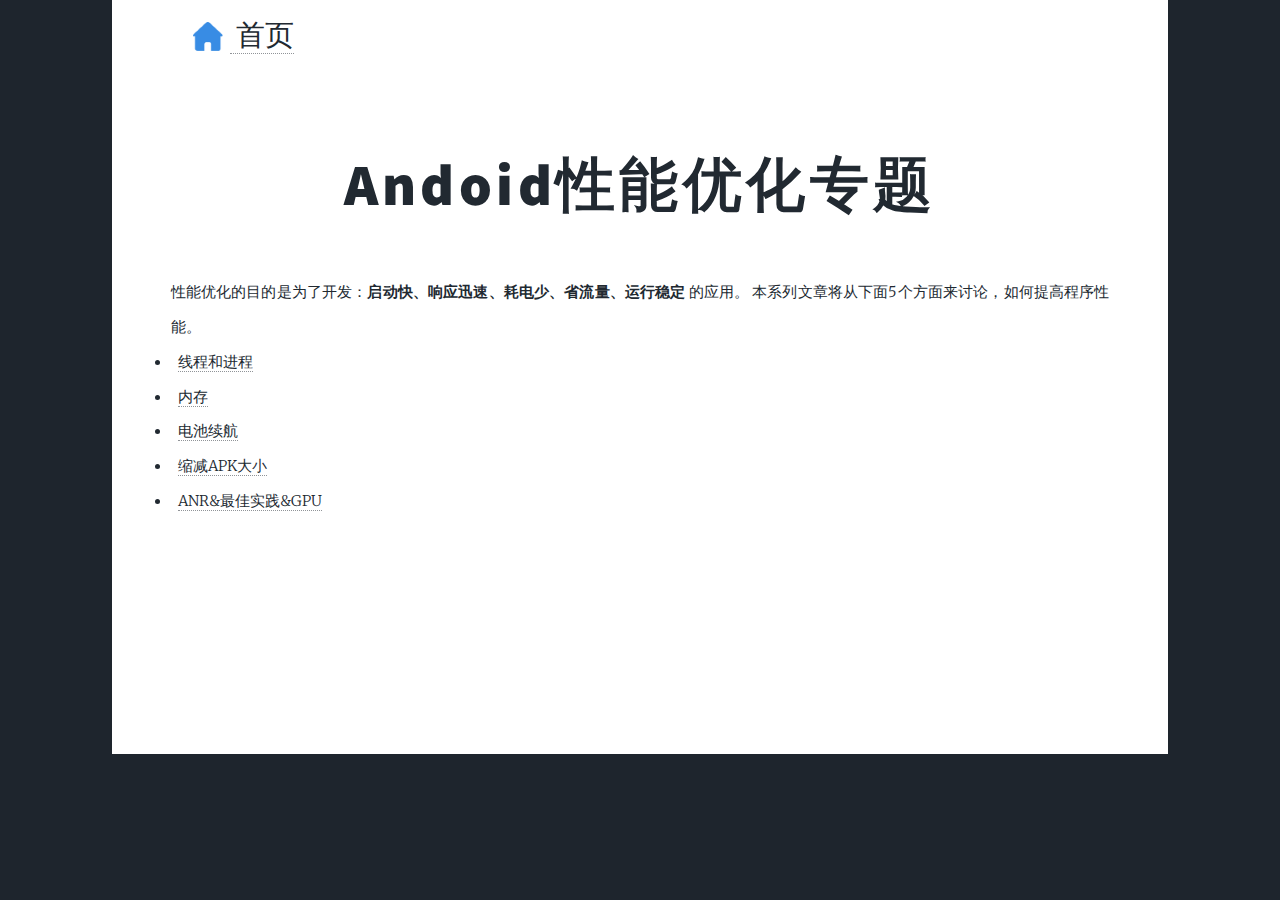
<file: android-performance.html>
<!DOCTYPE html>
<html>

<head>
	<meta charset="utf-8">
	<title>羽毛的博客-Andoid性能优化专题</title>
	<link rel="stylesheet" href="assets/css/article.css" />
	<link rel="stylesheet" href="assets/css/highlightandroidstudio.css">
	<script src="assets/js/highlight.pack.js"></script>
</head>

<body>

	<script>
		hljs.initHighlightingOnLoad();
	</script>

	<div id="main">
		<nav>
			<ul>
				<li style="display: inline; font-size: 2rem;">
					<img src="images/icon_home.png" alt="" style="vertical-align:middle">
					<a href="index.html" style="text-decoration:none; padding-left: 6px;">首页</a>
				</li>
				<!-- <li style="display: inline; font-size: 2rem;"><a href="#">关于我</a></li> -->
			</ul>
		</nav>

		<h1>Andoid性能优化专题</h1>
		<p>
			性能优化的目的是为了开发：<strong>启动快、响应迅速、耗电少、省流量、运行稳定 </strong>的应用。
			本系列文章将从下面5个方面来讨论，如何提高程序性能。
		</p>

		<ul>
			<li><a href="android-performance_thread.html">线程和进程</a></li>
			<li><a href="android-performance_memory.html">内存</a></li>
			<li><a href="android-performance_battery.html">电池续航</a></li>
			<li><a href="android-performance_apk_size.html">缩减APK大小</a></li>
			<li><a href="android-performance_anr.html">ANR&最佳实践&GPU</a></li>
		</ul>

		<br />

		<P style="height: 200px;"></P>
	</div>

</body>

</html>
</file>
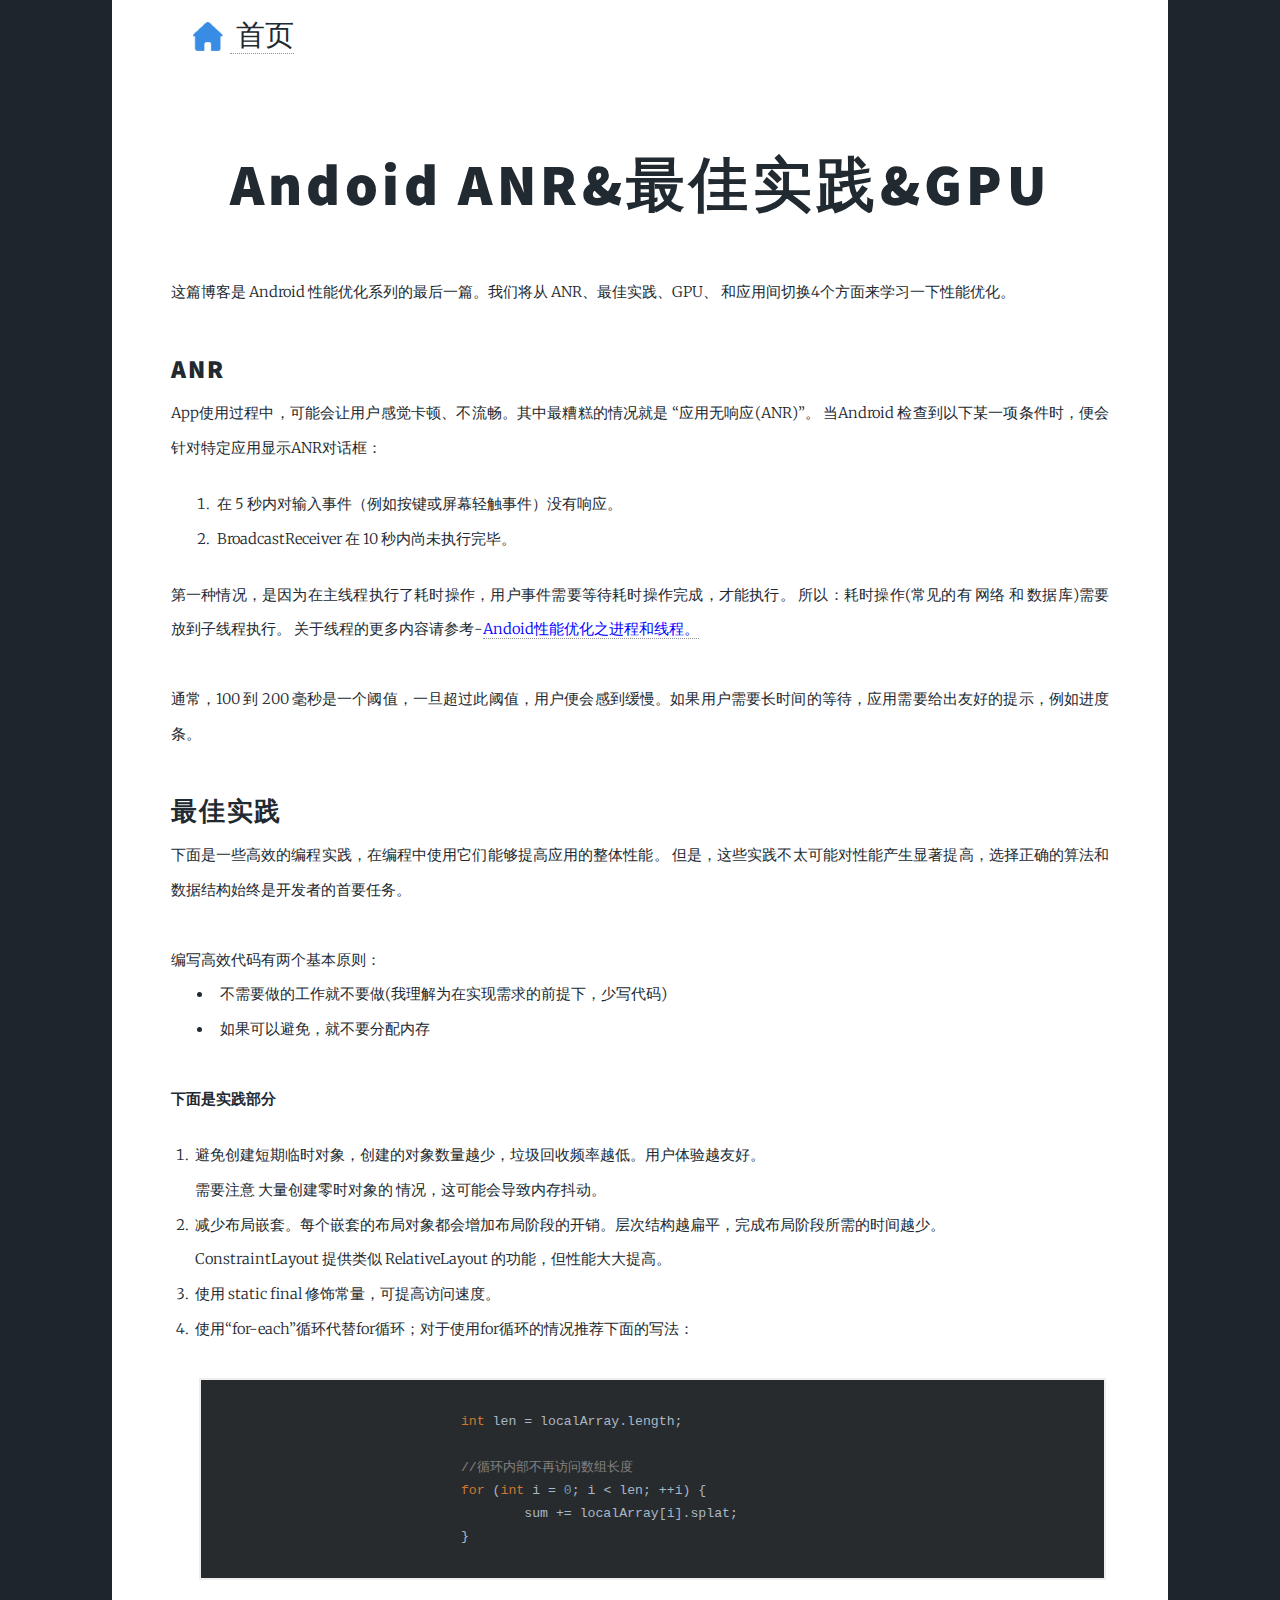
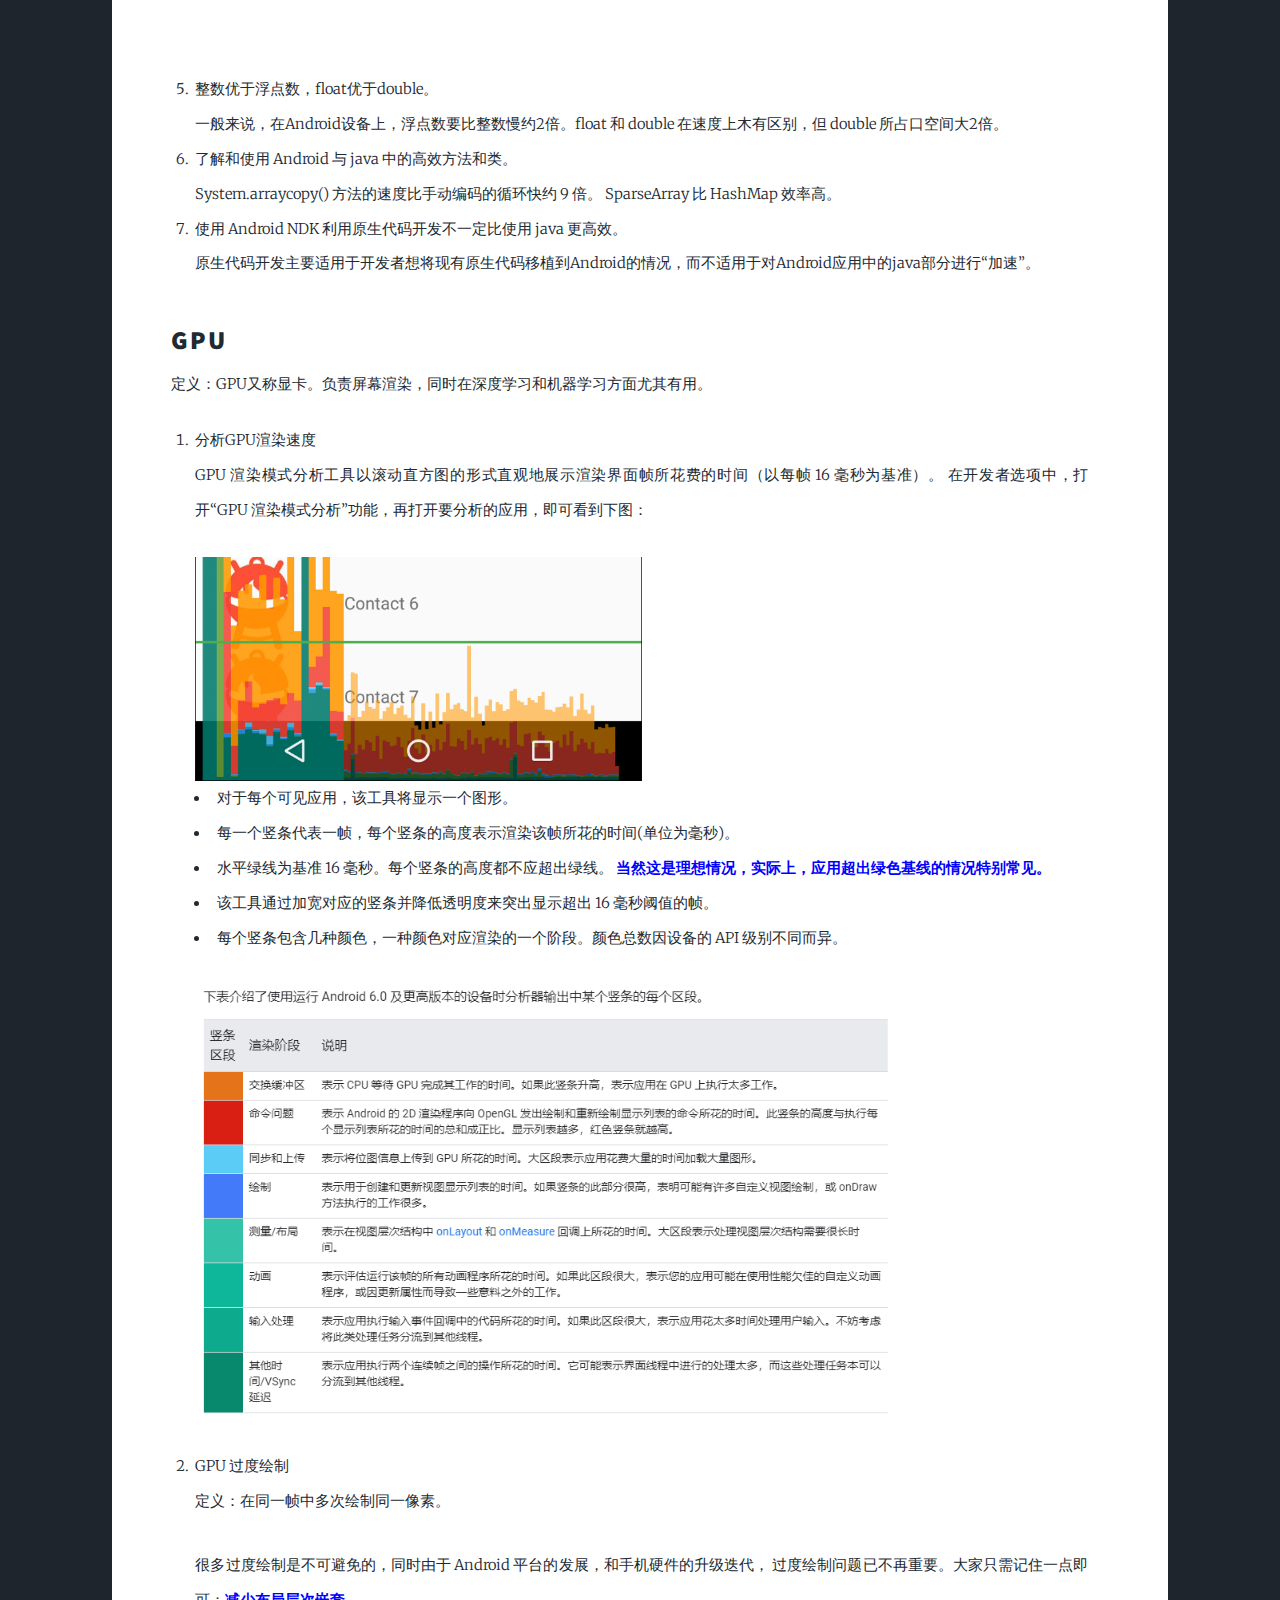
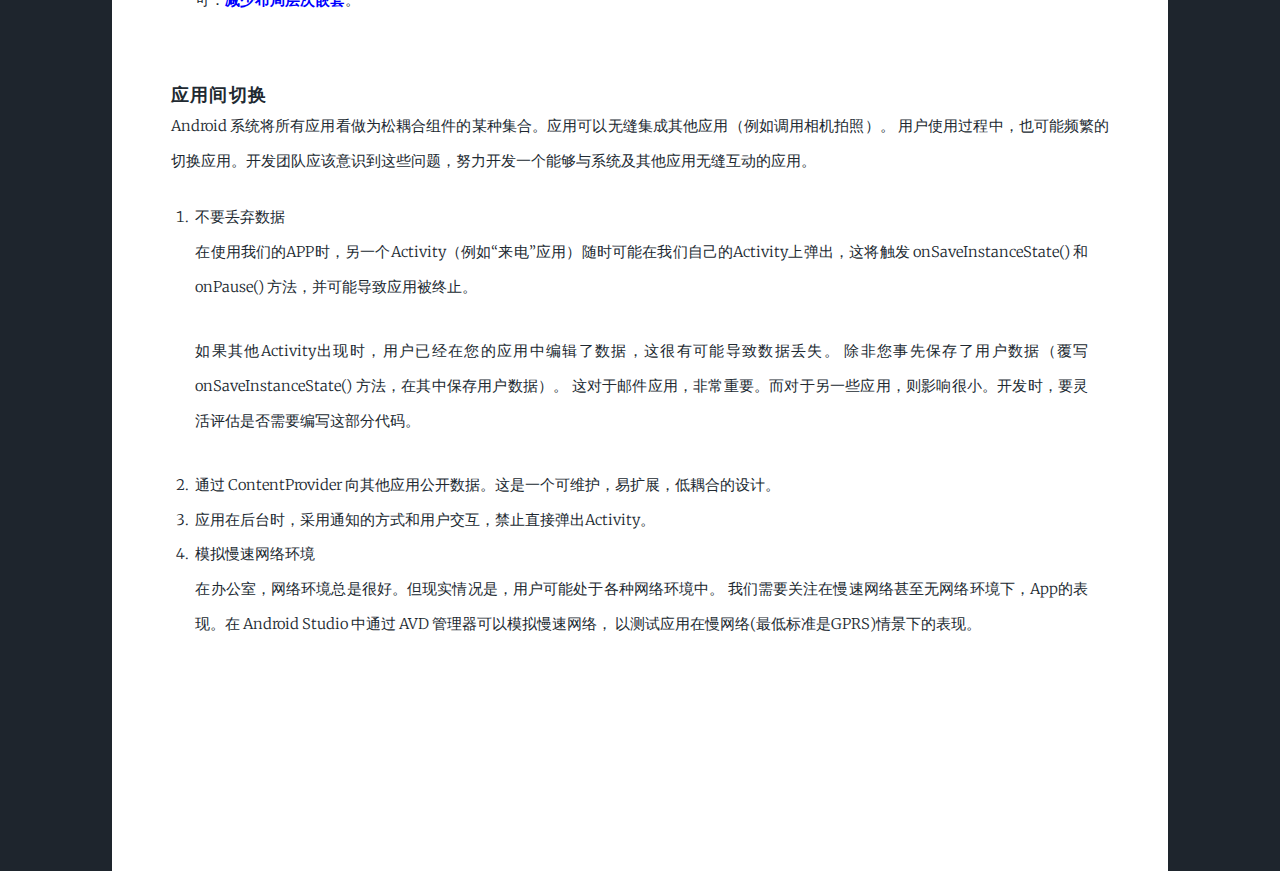
<file: android-performance_anr.html>
<!DOCTYPE html>
<html>

<head>
	<meta charset="utf-8">
	<title>羽毛的博客-Andoid ANR&最佳实践&GPU</title>
	<link rel="stylesheet" href="assets/css/article.css" />
	<link rel="stylesheet" href="assets/css/highlightandroidstudio.css">
	<script src="assets/js/highlight.pack.js"></script>
</head>

<body>

	<script>
		hljs.initHighlightingOnLoad();
	</script>

	<div id="main">
		<nav>
			<ul>
				<li style="display: inline; font-size: 2rem;">
					<img src="images/icon_home.png" alt="" style="vertical-align:middle">
					<a href="index.html" style="text-decoration:none; padding-left: 6px;">首页</a>
				</li>
				<!-- <li style="display: inline; font-size: 2rem;"><a href="#">关于我</a></li> -->
			</ul>
		</nav>

		<h1>Andoid ANR&最佳实践&GPU</h1>

		<P>这篇博客是 Android 性能优化系列的最后一篇。我们将从 ANR、最佳实践、GPU、
			和应用间切换4个方面来学习一下性能优化。</P>

		<br />

		<h2>ANR</h2>

		<p>
			App使用过程中，可能会让用户感觉卡顿、不流畅。其中最糟糕的情况就是 “应用无响应(ANR)”。
			当Android 检查到以下某一项条件时，便会针对特定应用显示ANR对话框：
		</p>

		<ol style="margin-left: 4%; margin-top: 2%; margin-bottom: 2%;">
			<li>在 5 秒内对输入事件（例如按键或屏幕轻触事件）没有响应。</li>
			<li>BroadcastReceiver 在 10 秒内尚未执行完毕。</li>
		</ol>

		<P>第一种情况，是因为在主线程执行了耗时操作，用户事件需要等待耗时操作完成，才能执行。
			所以：耗时操作(常见的有 网络 和 数据库)需要放到子线程执行。
			关于线程的更多内容请参考-<a href="android-performance_thread.html" style="color: blue;">Andoid性能优化之进程和线程。</a>
		</P>

		<br />

		<P>
			通常，100 到 200 毫秒是一个阈值，一旦超过此阈值，用户便会感到缓慢。如果用户需要长时间的等待，应用需要给出友好的提示，例如进度条。
		</P>

		<br />

		<h2>最佳实践</h2>

		<P>下面是一些高效的编程实践，在编程中使用它们能够提高应用的整体性能。
			但是，这些实践不太可能对性能产生显著提高，选择正确的算法和数据结构始终是开发者的首要任务。
		</P>

		<br>

		<P>
			编写高效代码有两个基本原则：

		<ul style="margin-left: 4%;">
			<li>不需要做的工作就不要做(我理解为在实现需求的前提下，少写代码)</li>
			<li>如果可以避免，就不要分配内存</li>
		</ul>
		</P>

		<br>

		<strong>下面是实践部分</strong>

		<ol style="margin-left: 2%;margin-top: 2%;">
			<li>避免创建短期临时对象，创建的对象数量越少，垃圾回收频率越低。用户体验越友好。
				<br />需要注意 大量创建零时对象的 情况，这可能会导致内存抖动。
			</li>

			<li>
				减少布局嵌套。每个嵌套的布局对象都会增加布局阶段的开销。层次结构越扁平，完成布局阶段所需的时间越少。
				<br>ConstraintLayout 提供类似 RelativeLayout 的功能，但性能大大提高。
			</li>

			<li>使用 static final 修饰常量，可提高访问速度。</li>

			<li>使用“for-each”循环代替for循环；对于使用for循环的情况推荐下面的写法：
				<pre>
					<code class="java">
				int len = localArray.length;

				//循环内部不再访问数组长度
				for (int i = 0; i &lt; len; ++i) {
					sum += localArray[i].splat;
				}
					</code>
				</pre>
			</li>

			<li>整数优于浮点数，float优于double。<br>
				一般来说，在Android设备上，浮点数要比整数慢约2倍。float 和 double 在速度上木有区别，但 double 所占口空间大2倍。
			</li>

			<li>
				了解和使用 Android 与 java 中的高效方法和类。<br>
				System.arraycopy() 方法的速度比手动编码的循环快约 9 倍。
				SparseArray 比 HashMap 效率高。
			</li>
			<li>
				使用 Android NDK 利用原生代码开发不一定比使用 java 更高效。<br>
				原生代码开发主要适用于开发者想将现有原生代码移植到Android的情况，而不适用于对Android应用中的java部分进行“加速”。
			</li>
		</ol>

		<br>

		<h2>GPU</h2>

		<P>
			定义：GPU又称显卡。负责屏幕渲染，同时在深度学习和机器学习方面尤其有用。
		</P>

		<ol style="margin: 2%;">
			<li>分析GPU渲染速度

				<p>GPU 渲染模式分析工具以滚动直方图的形式直观地展示渲染界面帧所花费的时间（以每帧 16 毫秒为基准）。
					在开发者选项中，打开“GPU 渲染模式分析”功能，再打开要分析的应用，即可看到下图：
				</p>

				<img src="images/gettingstarted_image.png" alt="" style="display: block; height: auto; width: 50%;">

				<ul>
					<li>对于每个可见应用，该工具将显示一个图形。</li>
					<li>每一个竖条代表一帧，每个竖条的高度表示渲染该帧所花的时间(单位为毫秒)。</li>
					<li>水平绿线为基准 16 毫秒。每个竖条的高度都不应超出绿线。
						<strong style="color: blue;">当然这是理想情况，实际上，应用超出绿色基线的情况特别常见。</strong>
					</li>
					<li>该工具通过加宽对应的竖条并降低透明度来突出显示超出 16 毫秒阈值的帧。</li>
					<li>每个竖条包含几种颜色，一种颜色对应渲染的一个阶段。颜色总数因设备的 API 级别不同而异。</li>
				</ul>

				<img src="images/gpu_color_desc.jpg" alt="" style="display: block; height: auto; width: 80%;">
			</li>

			<br>

			<li>GPU 过度绘制

				<p>定义：在同一帧中多次绘制同一像素。</p>

				<P>很多过度绘制是不可避免的，同时由于 Android 平台的发展，和手机硬件的升级迭代，
					过度绘制问题已不再重要。大家只需记住一点即可：<strong style="color: blue;">减少布局层次嵌套</strong>。</P>
			</li>
		</ol>

		<br>

		<h3>应用间切换</h3>

		<P>Android 系统将所有应用看做为松耦合组件的某种集合。应用可以无缝集成其他应用（例如调用相机拍照）。
			用户使用过程中，也可能频繁的切换应用。开发团队应该意识到这些问题，努力开发一个能够与系统及其他应用无缝互动的应用。
		</P>

		<ol style="margin: 2%;">
			<li>不要丢弃数据

				<P>在使用我们的APP时，另一个Activity（例如“来电”应用）随时可能在我们自己的Activity上弹出，这将触发
					onSaveInstanceState() 和 onPause() 方法，并可能导致应用被终止。
				</P>

				<p>如果其他Activity出现时，用户已经在您的应用中编辑了数据，这很有可能导致数据丢失。
					除非您事先保存了用户数据（覆写 onSaveInstanceState() 方法，在其中保存用户数据）。

					这对于邮件应用，非常重要。而对于另一些应用，则影响很小。开发时，要灵活评估是否需要编写这部分代码。
				</p>
			</li>

			<li>
				通过 ContentProvider 向其他应用公开数据。这是一个可维护，易扩展，低耦合的设计。
			</li>

			<li>
				应用在后台时，采用通知的方式和用户交互，禁止直接弹出Activity。
			</li>

			<li>
				模拟慢速网络环境

				<P>
					在办公室，网络环境总是很好。但现实情况是，用户可能处于各种网络环境中。
					我们需要关注在慢速网络甚至无网络环境下，App的表现。在 Android Studio 中通过 AVD 管理器可以模拟慢速网络，
					以测试应用在慢网络(最低标准是GPRS)情景下的表现。
				</P>
			</li>
		</ol>

		<P style="height: 200px;"></P>
	</div>

</body>

</html>
</file>
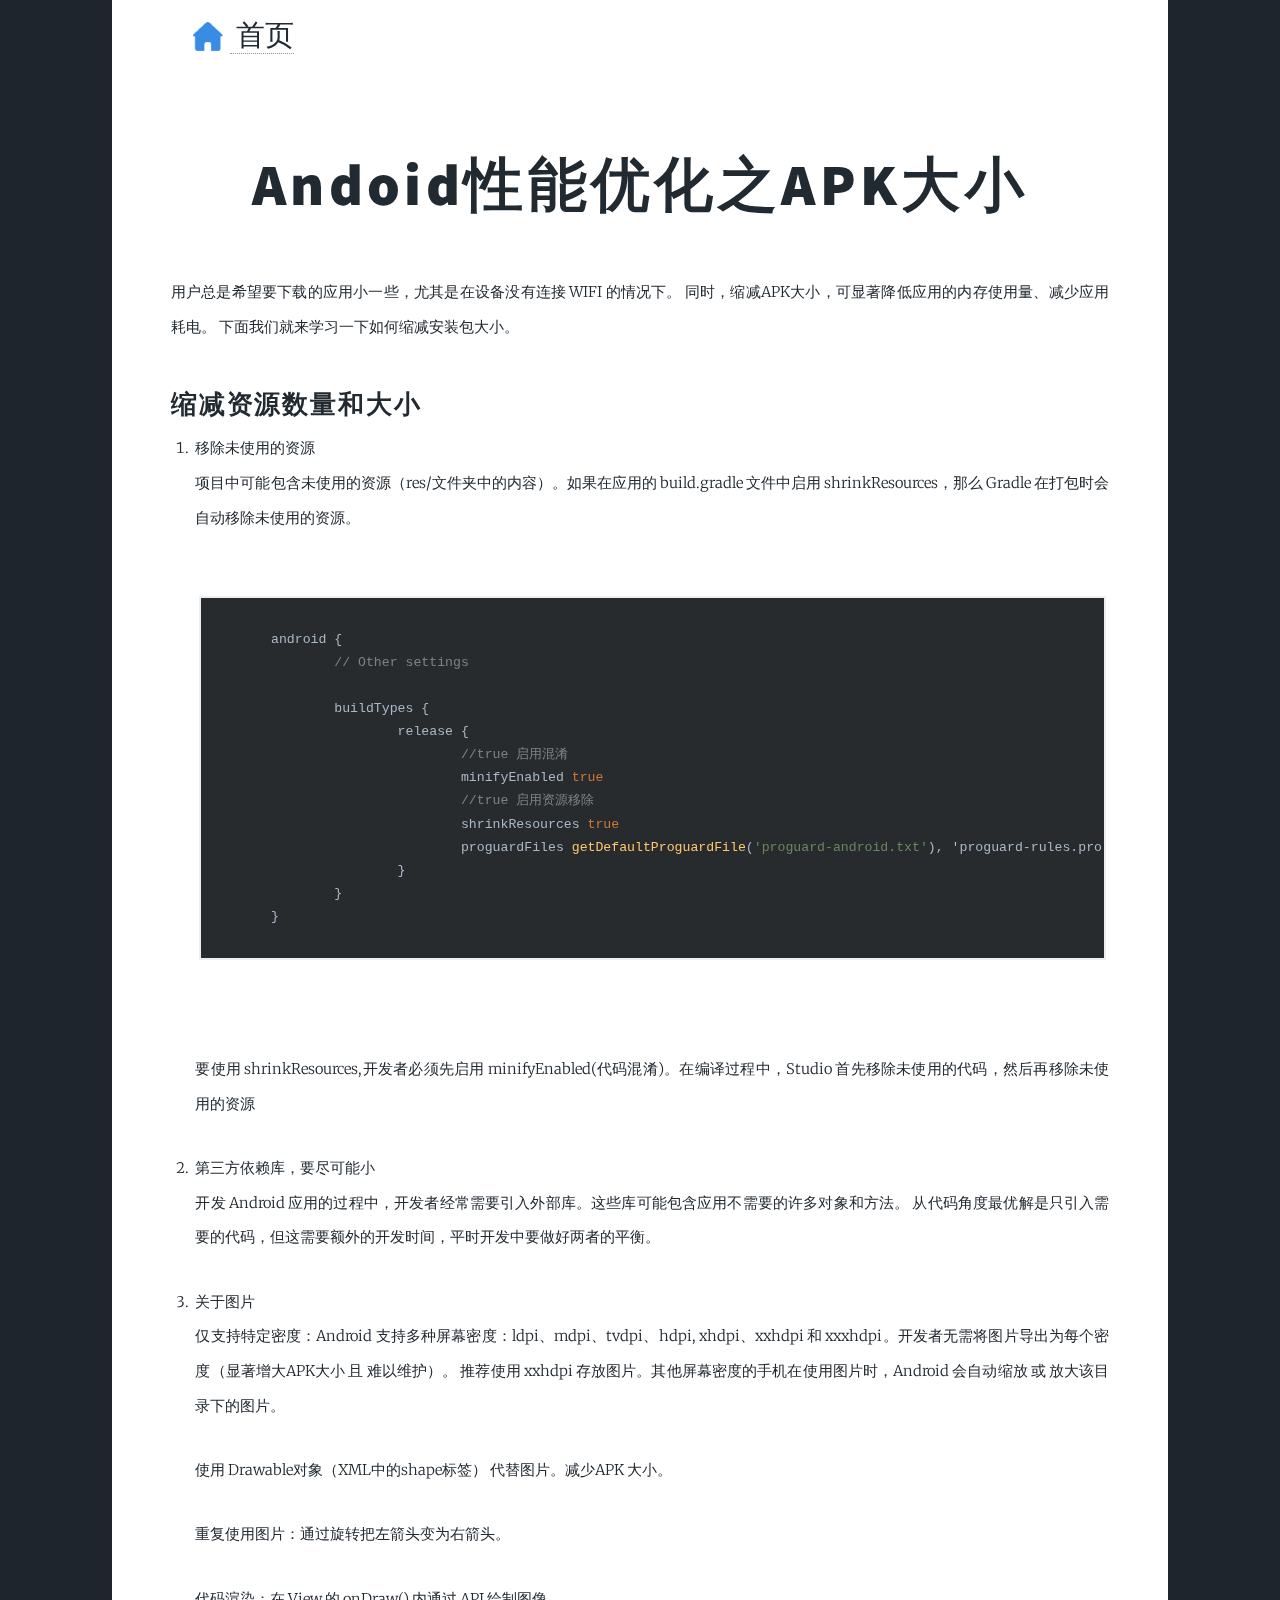
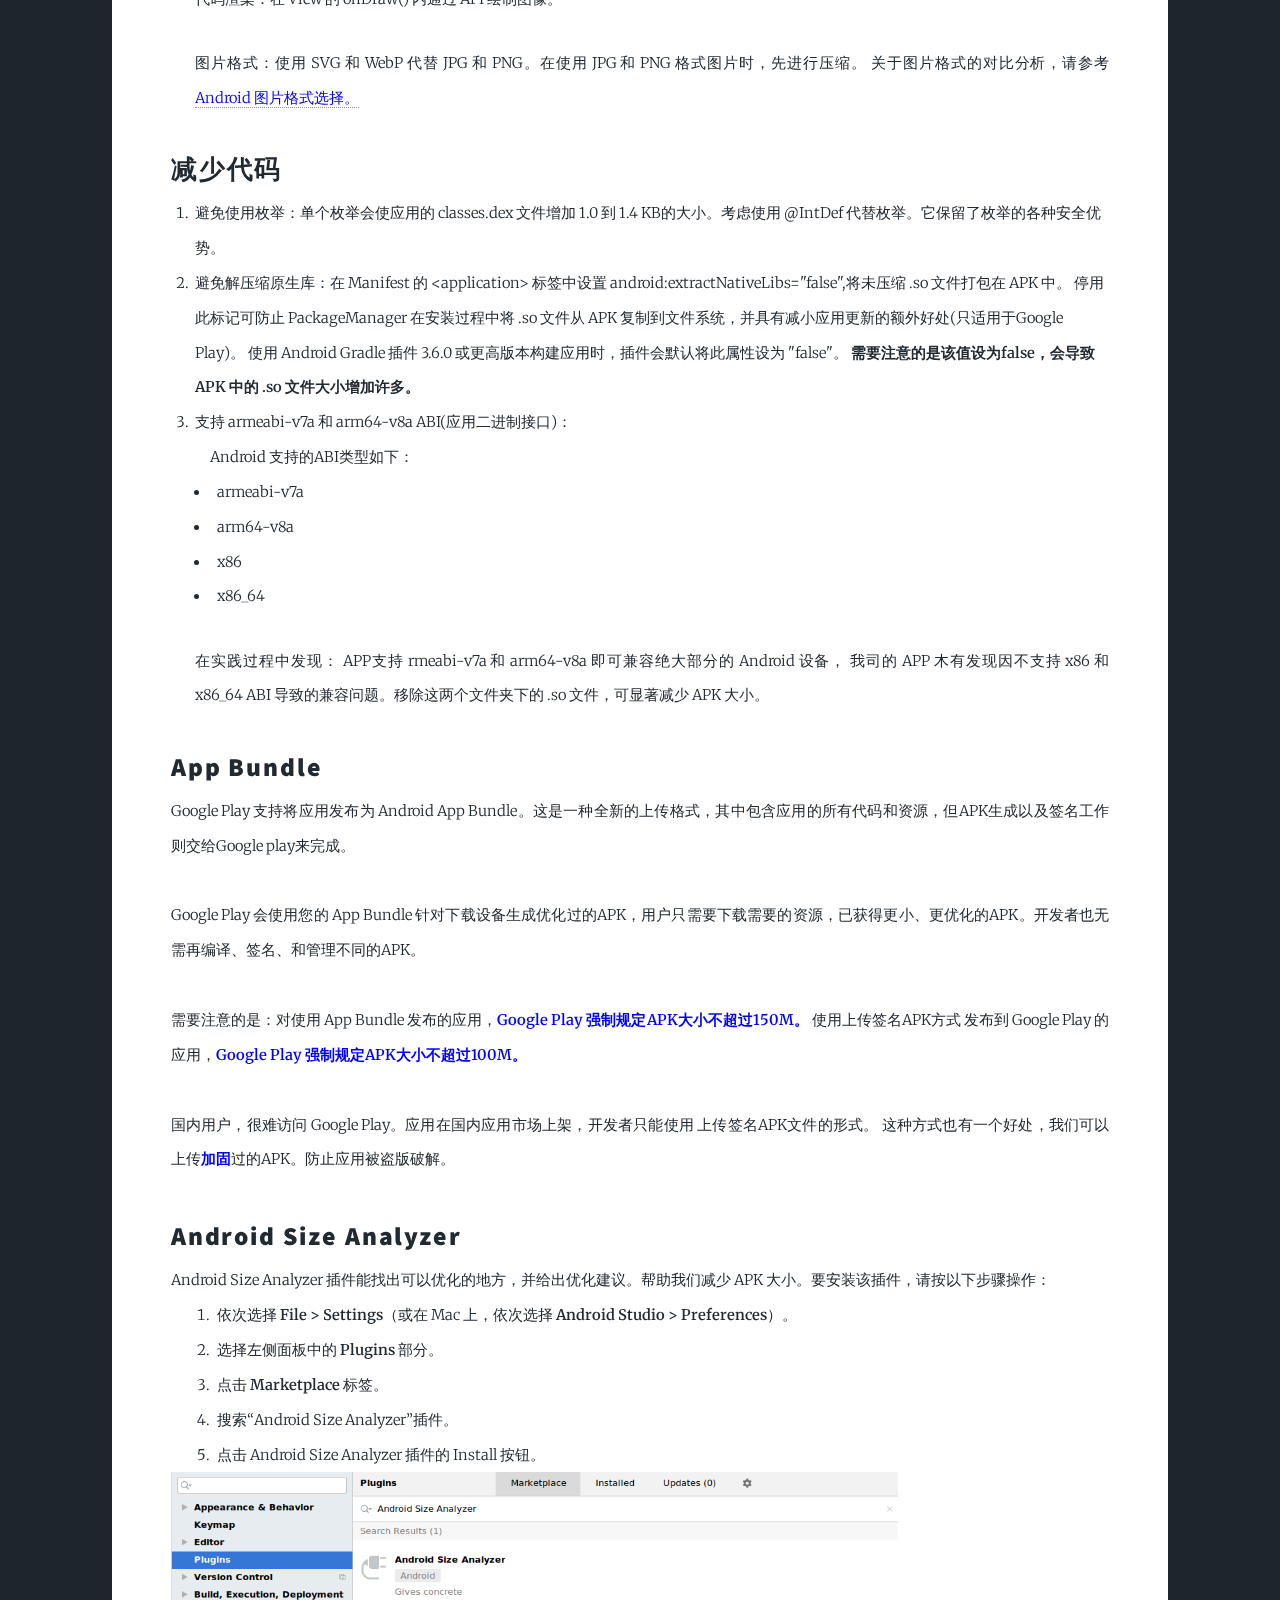
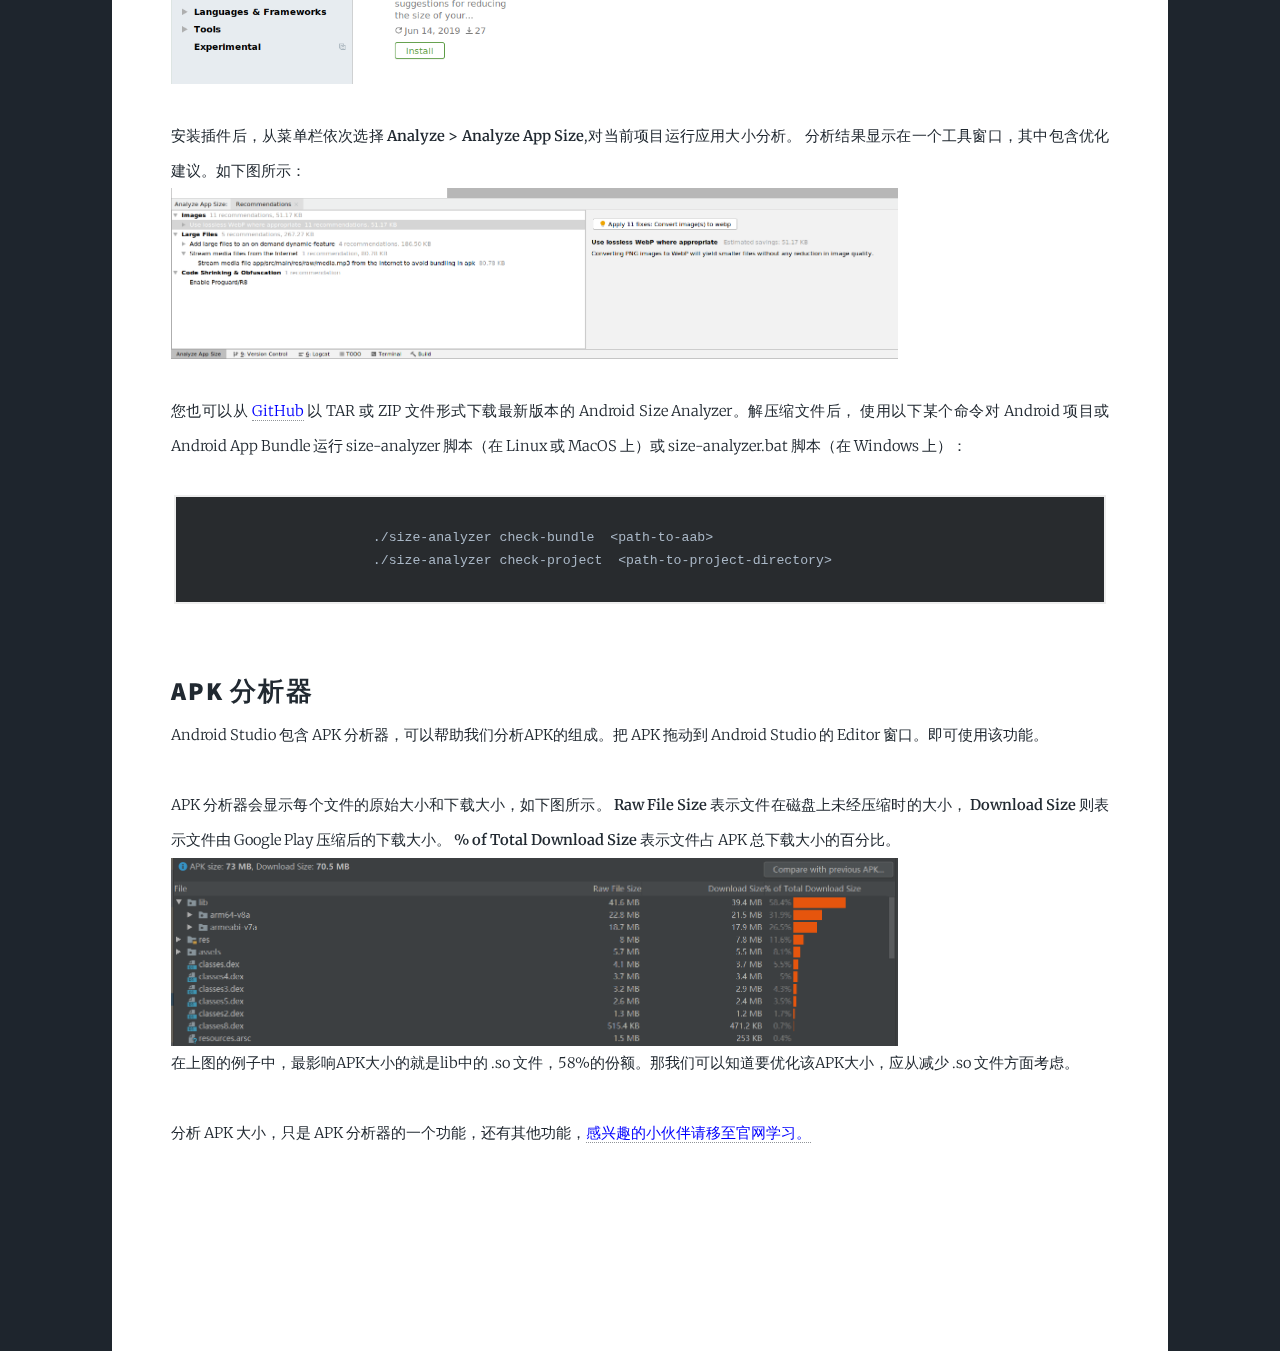
<file: android-performance_apk_size.html>
<!DOCTYPE html>
<html>

<head>
	<meta charset="utf-8">
	<title>羽毛的博客-优化APK大小</title>
	<link rel="stylesheet" href="assets/css/article.css" />
	<link rel="stylesheet" href="assets/css/highlightandroidstudio.css">
	<script src="assets/js/highlight.pack.js"></script>
</head>

<body>

	<script>
		hljs.initHighlightingOnLoad();
	</script>

	<div id="main">
		<nav>
			<ul>
				<li style="display: inline; font-size: 2rem;">
					<img src="images/icon_home.png" alt="" style="vertical-align:middle">
					<a href="index.html" style="text-decoration:none; padding-left: 6px;">首页</a>
				</li>
				<!-- <li style="display: inline; font-size: 2rem;"><a href="#">关于我</a></li> -->
			</ul>
		</nav>

		<h1>Andoid性能优化之APK大小</h1>

		<p>
			用户总是希望要下载的应用小一些，尤其是在设备没有连接 WIFI 的情况下。
			同时，缩减APK大小，可显著降低应用的内存使用量、减少应用耗电。
			下面我们就来学习一下如何缩减安装包大小。
		</p>

		<br />

		<h2>缩减资源数量和大小</h2>

		<ol style="margin-left: 2%;">
			<li>移除未使用的资源
				<P>项目中可能包含未使用的资源（res/文件夹中的内容）。如果在应用的 build.gradle 文件中启用 shrinkResources，那么 Gradle 在打包时会自动移除未使用的资源。</P>

				<pre>
				<code class="java">
	android {
		// Other settings

		buildTypes {
			release {
				//true 启用混淆
				minifyEnabled true
				//true 启用资源移除
				shrinkResources true
				proguardFiles getDefaultProguardFile('proguard-android.txt'), 'proguard-rules.pro'
			}
		}
	}
				</code>
				</pre>

				<P>要使用 shrinkResources,开发者必须先启用 minifyEnabled(代码混淆)。在编译过程中，Studio 首先移除未使用的代码，然后再移除未使用的资源</P>
			</li>

			<li>
				第三方依赖库，要尽可能小
				<P>开发 Android 应用的过程中，开发者经常需要引入外部库。这些库可能包含应用不需要的许多对象和方法。
					从代码角度最优解是只引入需要的代码，但这需要额外的开发时间，平时开发中要做好两者的平衡。
				</P>
			</li>

			<li>
				关于图片

				<P>仅支持特定密度：Android 支持多种屏幕密度：ldpi、mdpi、tvdpi、hdpi, xhdpi、xxhdpi 和 xxxhdpi。开发者无需将图片导出为每个密度（显著增大APK大小 且
					难以维护）。
					推荐使用 xxhdpi 存放图片。其他屏幕密度的手机在使用图片时，Android 会自动缩放 或 放大该目录下的图片。
				</P>

				<P>
					使用 Drawable对象（XML中的shape标签） 代替图片。减少APK 大小。
				</P>

				<P>重复使用图片：通过旋转把左箭头变为右箭头。</P>

				<P>代码渲染：在 View 的 onDraw() 内通过 API 绘制图像。</P>

				<P>图片格式：使用 SVG 和 WebP 代替 JPG 和 PNG。在使用 JPG 和 PNG 格式图片时，先进行压缩。
					关于图片格式的对比分析，请参考<a href="android-image.html" style="color: blue;"> Android 图片格式选择。</a>
				</P>
			</li>
		</ol>

		<h2>减少代码</h2>

		<ol style="margin-left: 2%;">
			<li>避免使用枚举：单个枚举会使应用的 classes.dex 文件增加 1.0 到 1.4 KB的大小。考虑使用 @IntDef 代替枚举。它保留了枚举的各种安全优势。</li>

			<li>避免解压缩原生库：在 Manifest 的 &lt;application&gt; 标签中设置 android:extractNativeLibs="false",将未压缩 .so 文件打包在 APK 中。
				停用此标记可防止 PackageManager 在安装过程中将 .so 文件从 APK 复制到文件系统，并具有减小应用更新的额外好处(只适用于Google Play)。
				使用 Android Gradle 插件 3.6.0 或更高版本构建应用时，插件会默认将此属性设为 "false"。
				<strong>需要注意的是该值设为false，会导致 APK 中的 .so 文件大小增加许多。</strong>
			</li>

			<li>
				支持 armeabi-v7a 和 arm64-v8a ABI(应用二进制接口)：

				<ul>
					Android 支持的ABI类型如下：
					<li>armeabi-v7a</li>
					<li>arm64-v8a</li>
					<li>x86</li>
					<li>x86_64</li>
				</ul>

				<p> 在实践过程中发现：
					APP支持 rmeabi-v7a 和 arm64-v8a 即可兼容绝大部分的 Android 设备，
					我司的 APP 木有发现因不支持 x86 和 x86_64 ABI 导致的兼容问题。移除这两个文件夹下的 .so 文件，可显著减少 APK 大小。
				</p>
			</li>
		</ol>

		<h2>App Bundle</h2>

		<P>Google Play 支持将应用发布为 Android App Bundle。这是一种全新的上传格式，其中包含应用的所有代码和资源，但APK生成以及签名工作则交给Google play来完成。</P>

		<br>

		<P>Google Play 会使用您的 App Bundle 针对下载设备生成优化过的APK，用户只需要下载需要的资源，已获得更小、更优化的APK。开发者也无需再编译、签名、和管理不同的APK。</P>

		<br>

		<P>需要注意的是：对使用 App Bundle 发布的应用，<strong style="color: blue;">Google Play 强制规定APK大小不超过150M。</strong>
			使用上传签名APK方式 发布到 Google Play 的应用，<strong style="color: blue;">Google Play 强制规定APK大小不超过100M。</strong>
		</P>

		<br>

		<P>
			国内用户，很难访问 Google Play。应用在国内应用市场上架，开发者只能使用 上传签名APK文件的形式。
			这种方式也有一个好处，我们可以上传<strong style="color: blue;">加固</strong>过的APK。防止应用被盗版破解。
		</P>


		<br>

		<h2>Android Size Analyzer</h2>

		<P>Android Size Analyzer 插件能找出可以优化的地方，并给出优化建议。帮助我们减少 APK 大小。要安装该插件，请按以下步骤操作：</P>

		<ol style="margin-left: 4%;">
			<li>依次选择 <strong>File > Settings</strong>（或在 Mac 上，依次选择 <strong>Android Studio > Preferences</strong>）。</li>
			<li>选择左侧面板中的 <strong>Plugins</strong> 部分。</li>
			<li>点击 <strong>Marketplace</strong> 标签。</li>
			<li>搜索“Android Size Analyzer”插件。</li>
			<li>点击 Android Size Analyzer 插件的 Install 按钮。</li>
		</ol>

		<img src="images/plugin-marketplace.png" alt="" style="display: block; height: auto; width: 80%;">

		<br>

		<p>安装插件后，从菜单栏依次选择 <strong>Analyze > Analyze App Size</strong>,对当前项目运行应用大小分析。
			分析结果显示在一个工具窗口，其中包含优化建议。如下图所示：</p>

		<img src="images/plugin-recommendations.png" alt="" style="display: block; height: auto; width: 80%;">

		<br>

		<P>您也可以从 <a href="https://github.com/android/size-analyzer" style="color: blue;">GitHub</a> 以 TAR 或 ZIP
			文件形式下载最新版本的 Android Size Analyzer。解压缩文件后，
			使用以下某个命令对 Android 项目或 Android App Bundle 运行 size-analyzer 脚本（在 Linux 或 MacOS 上）或 size-analyzer.bat 脚本（在
			Windows 上）：
		</P>

		<pre>
			<code class="java">
			./size-analyzer check-bundle  &lt;path-to-aab&gt;
			./size-analyzer check-project  &lt;path-to-project-directory&gt;
			</code>
		</pre>

		<h2>APK 分析器</h2>

		<p>
			Android Studio 包含 APK 分析器，可以帮助我们分析APK的组成。把 APK 拖动到 Android Studio 的 Editor 窗口。即可使用该功能。
		</p>

		<br>

		<P>
			APK 分析器会显示每个文件的原始大小和下载大小，如下图所示。
			<strong>Raw File Size </strong>表示文件在磁盘上未经压缩时的大小，
			<strong>Download Size </strong>则表示文件由 Google Play 压缩后的下载大小。
			<strong>% of Total Download Size </strong>表示文件占 APK 总下载大小的百分比。
		</P>

		<img src="images/apk_analyze.jpg" alt="" style="display: block; height: auto; width: 80%;">

		<P>在上图的例子中，最影响APK大小的就是lib中的 .so 文件，58%的份额。那我们可以知道要优化该APK大小，应从减少 .so 文件方面考虑。</P>

		<br>

		<P>分析 APK 大小，只是 APK 分析器的一个功能，还有其他功能，<a href="https://developer.android.com/studio/build/apk-analyzer?hl=zh-cn"
				style="color: blue;">感兴趣的小伙伴请移至官网学习。</a></P>

		<P style="height: 200px;"></P>
	</div>

</body>

</html>
</file>
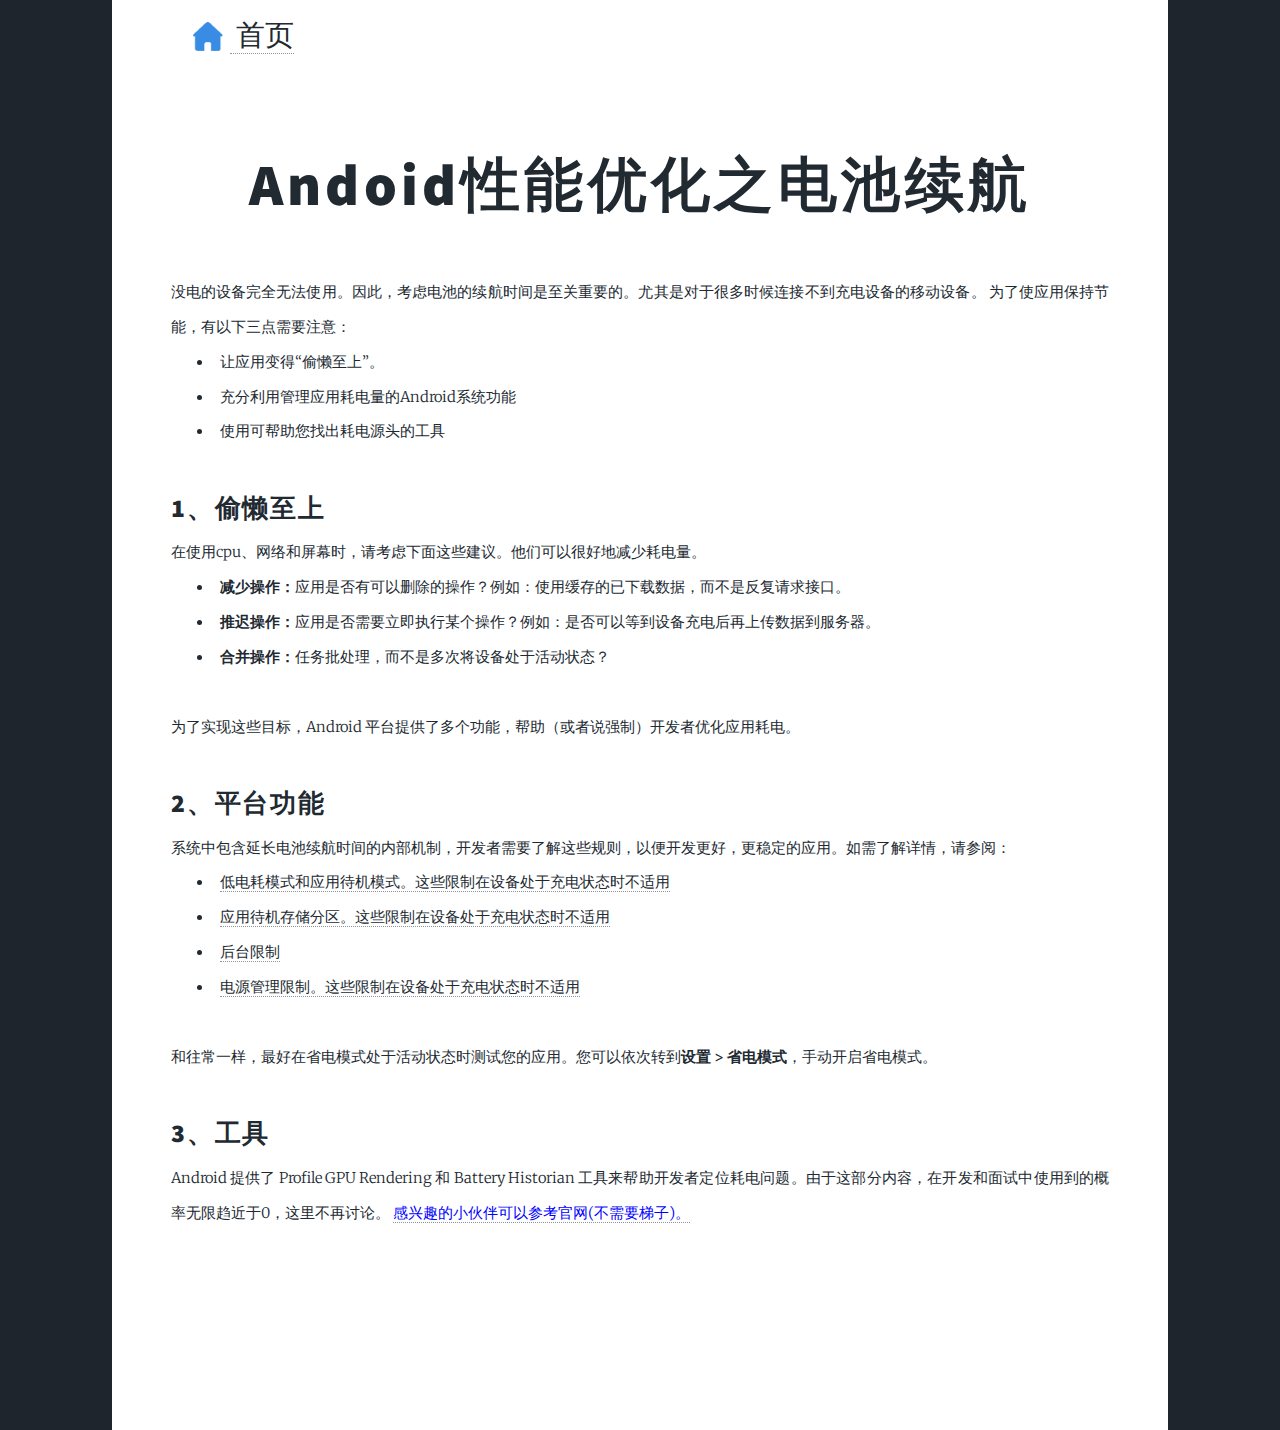
<file: android-performance_battery.html>
<!DOCTYPE html>
<html>

<head>
	<meta charset="utf-8">
	<title>羽毛的博客-Andoid性能优化之电池续航</title>
	<link rel="stylesheet" href="assets/css/article.css" />
	<link rel="stylesheet" href="assets/css/highlightandroidstudio.css">
	<script src="assets/js/highlight.pack.js"></script>
</head>

<body>

	<script>
		hljs.initHighlightingOnLoad();
	</script>

	<div id="main">
		<nav>
			<ul>
				<li style="display: inline; font-size: 2rem;">
					<img src="images/icon_home.png" alt="" style="vertical-align:middle">
					<a href="index.html" style="text-decoration:none; padding-left: 6px;">首页</a>
				</li>
				<!-- <li style="display: inline; font-size: 2rem;"><a href="#">关于我</a></li> -->
			</ul>
		</nav>

		<h1>Andoid性能优化之电池续航</h1>
		<p>
			没电的设备完全无法使用。因此，考虑电池的续航时间是至关重要的。尤其是对于很多时候连接不到充电设备的移动设备。
			为了使应用保持节能，有以下三点需要注意：
		</p>

		<ul style="margin-left: 4%;">
			<li>让应用变得“偷懒至上”。</li>
			<li>充分利用管理应用耗电量的Android系统功能</li>
			<li>使用可帮助您找出耗电源头的工具</li>
		</ul>

		<br>

		<h2>1、偷懒至上</h2>

		<p>在使用cpu、网络和屏幕时，请考虑下面这些建议。他们可以很好地减少耗电量。</p>

		<ul style="margin-left: 4%;">
			<li><strong>减少操作：</strong>应用是否有可以删除的操作？例如：使用缓存的已下载数据，而不是反复请求接口。</li>
			<li><strong>推迟操作：</strong>应用是否需要立即执行某个操作？例如：是否可以等到设备充电后再上传数据到服务器。</li>
			<li><strong>合并操作：</strong>任务批处理，而不是多次将设备处于活动状态？</li>
		</ul>

		<br />

		<P>为了实现这些目标，Android 平台提供了多个功能，帮助（或者说强制）开发者优化应用耗电。</P>

		<br />

		<h2>2、平台功能</h2>

		<p>系统中包含延长电池续航时间的内部机制，开发者需要了解这些规则，以便开发更好，更稳定的应用。如需了解详情，请参阅：</p>

		<ul style="margin-left: 4%;">
			<li><a
					href="https://developer.android.google.cn/training/monitoring-device-state/doze-standby">
					低电耗模式和应用待机模式。这些限制在设备处于充电状态时不适用</a></li>
			<li><a href="https://developer.android.google.cn/topic/performance/appstandby">
					应用待机存储分区。这些限制在设备处于充电状态时不适用</a></li>
			<li>
				<a href="https://developer.android.google.cn/topic/performance/background-optimization#bg-restrict">
					后台限制</a>
			</li>
			<li>
				<a href="https://developer.android.google.cn/topic/performance/power/power-details">
					电源管理限制。这些限制在设备处于充电状态时不适用</a>
			</li>
		</ul>

		<br />

		<P>和往常一样，最好在省电模式处于活动状态时测试您的应用。您可以依次转到<strong>设置 > 省电模式</strong>，手动开启省电模式。</P>

		<br />

		<h2>3、工具</h2>

		<P>Android 提供了 Profile GPU Rendering 和 Battery Historian 工具来帮助开发者定位耗电问题。由于这部分内容，在开发和面试中使用到的概率无限趋近于0，这里不再讨论。
			<a href="https://developer.android.google.cn/topic/performance/power" ; style="color: blue;">
				感兴趣的小伙伴可以参考官网(不需要梯子)。</a>
		</P>

		<P style="height: 200px;"></P>
	</div>

</body>

</html>
</file>
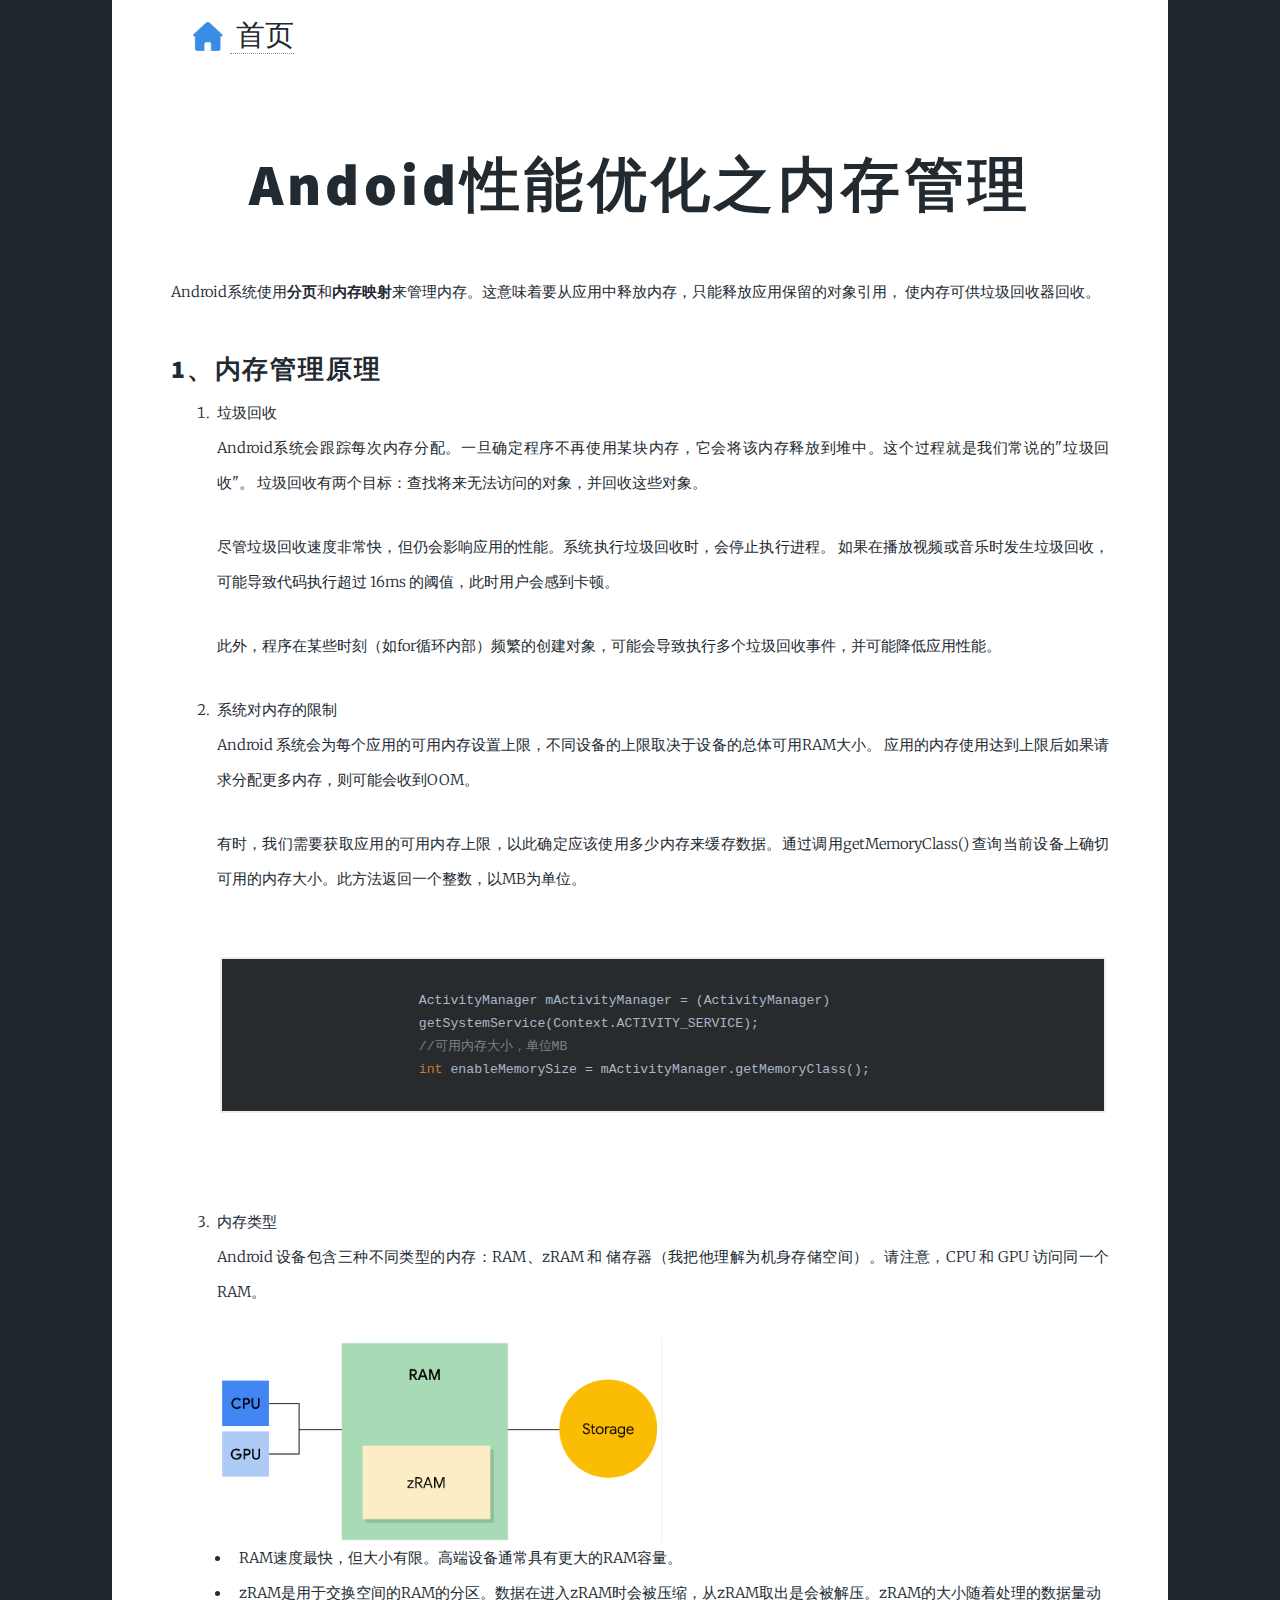
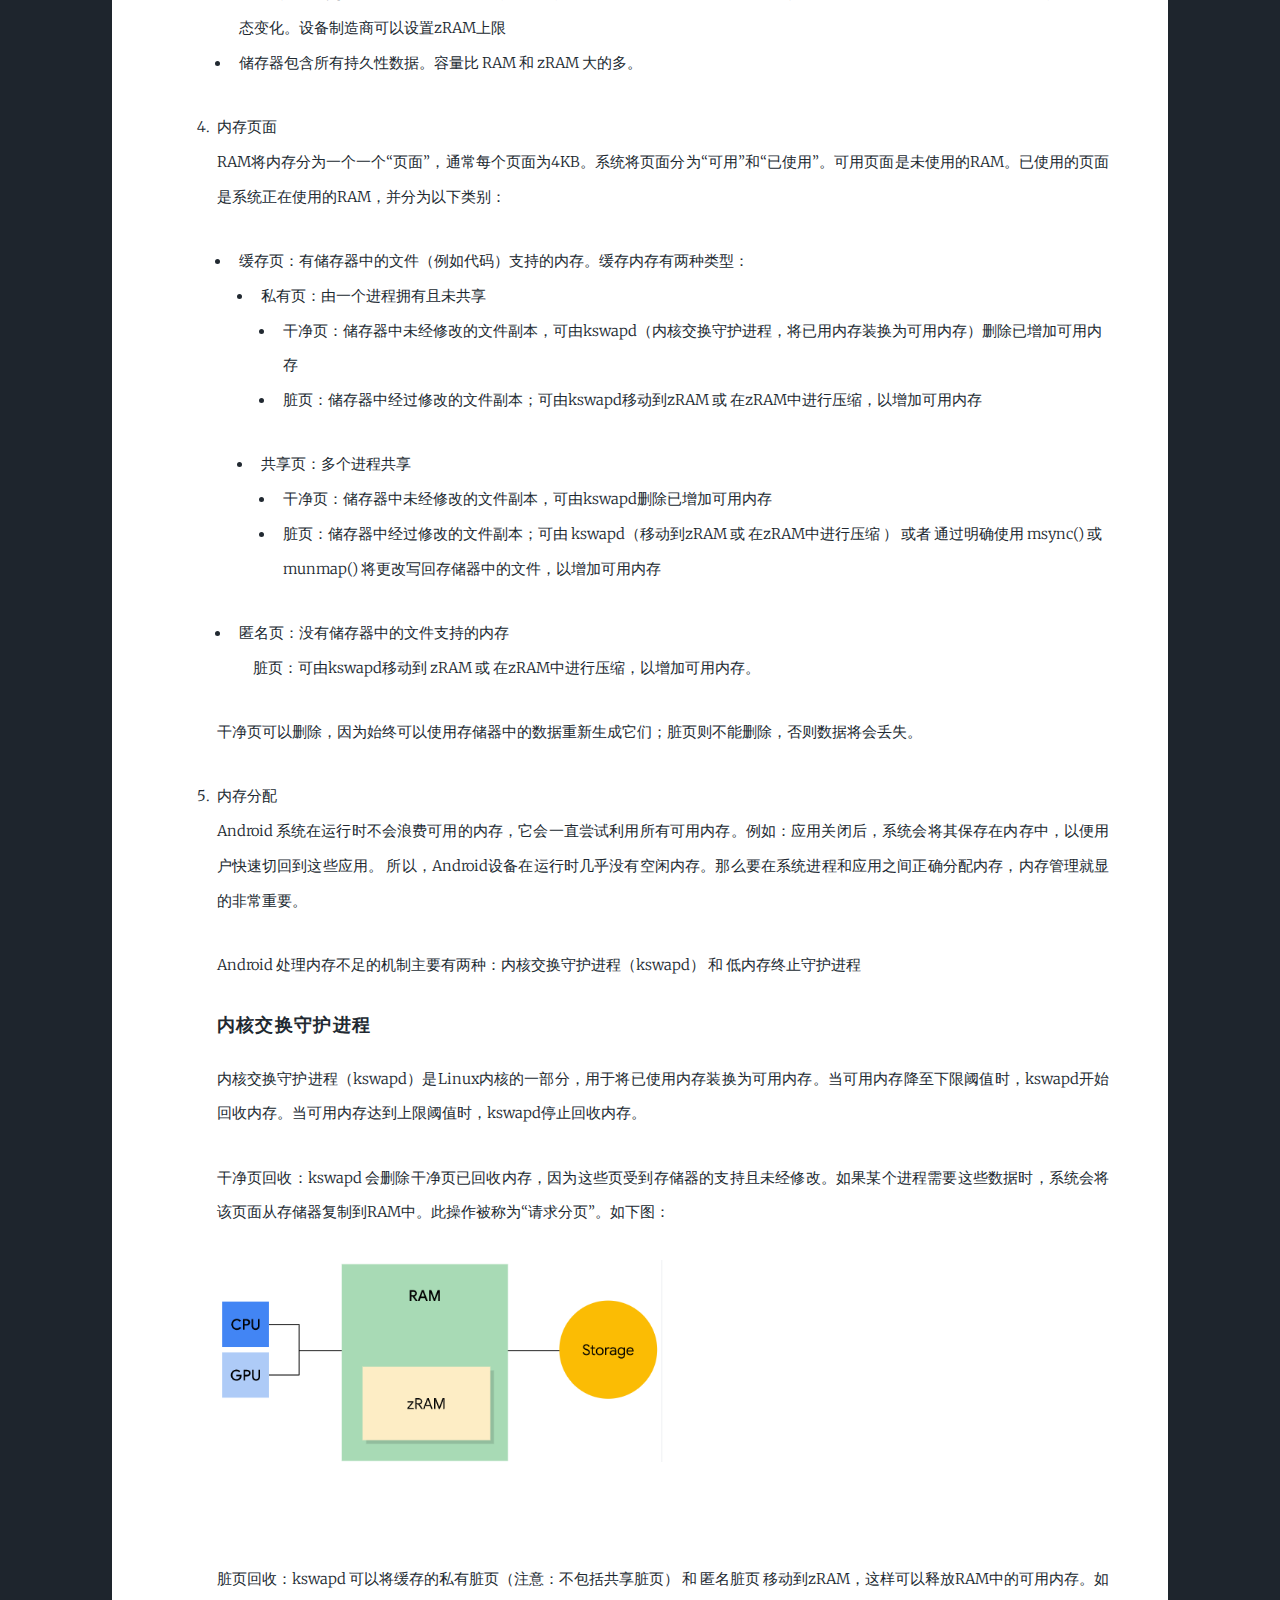
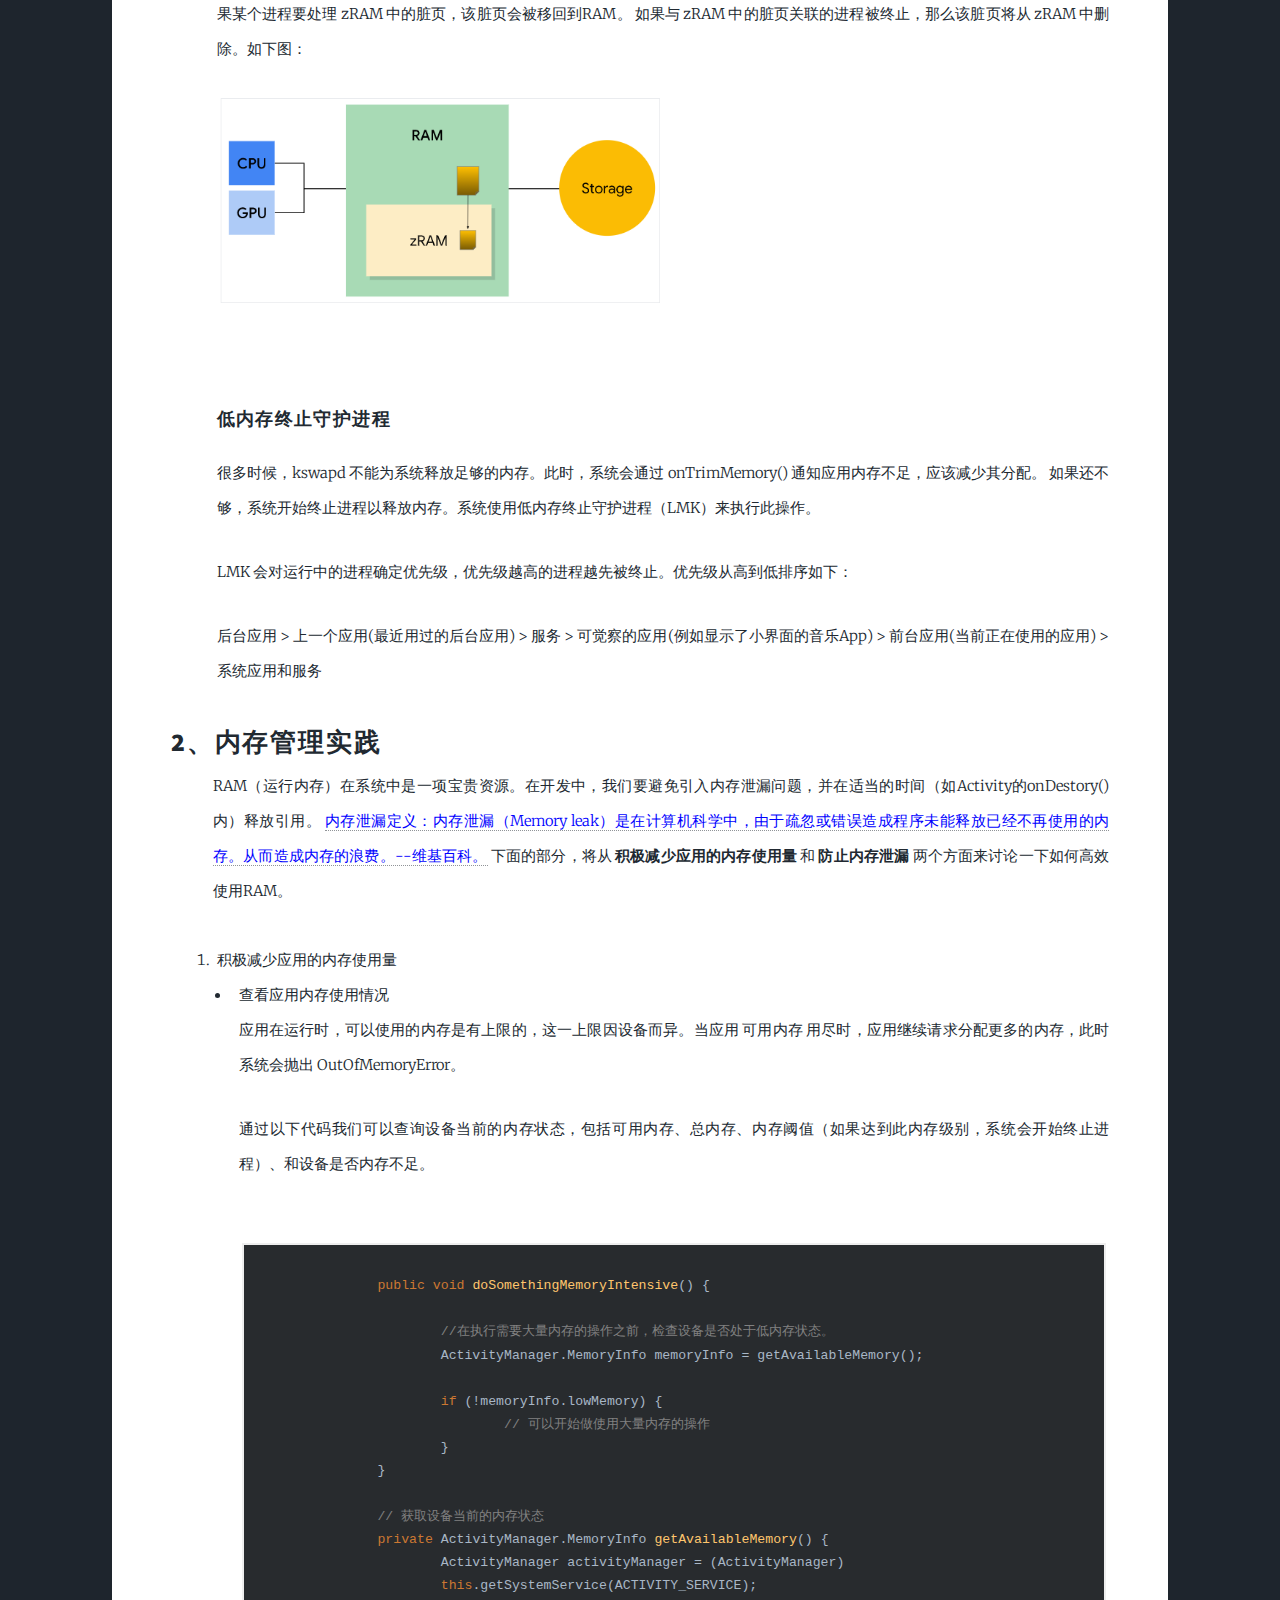
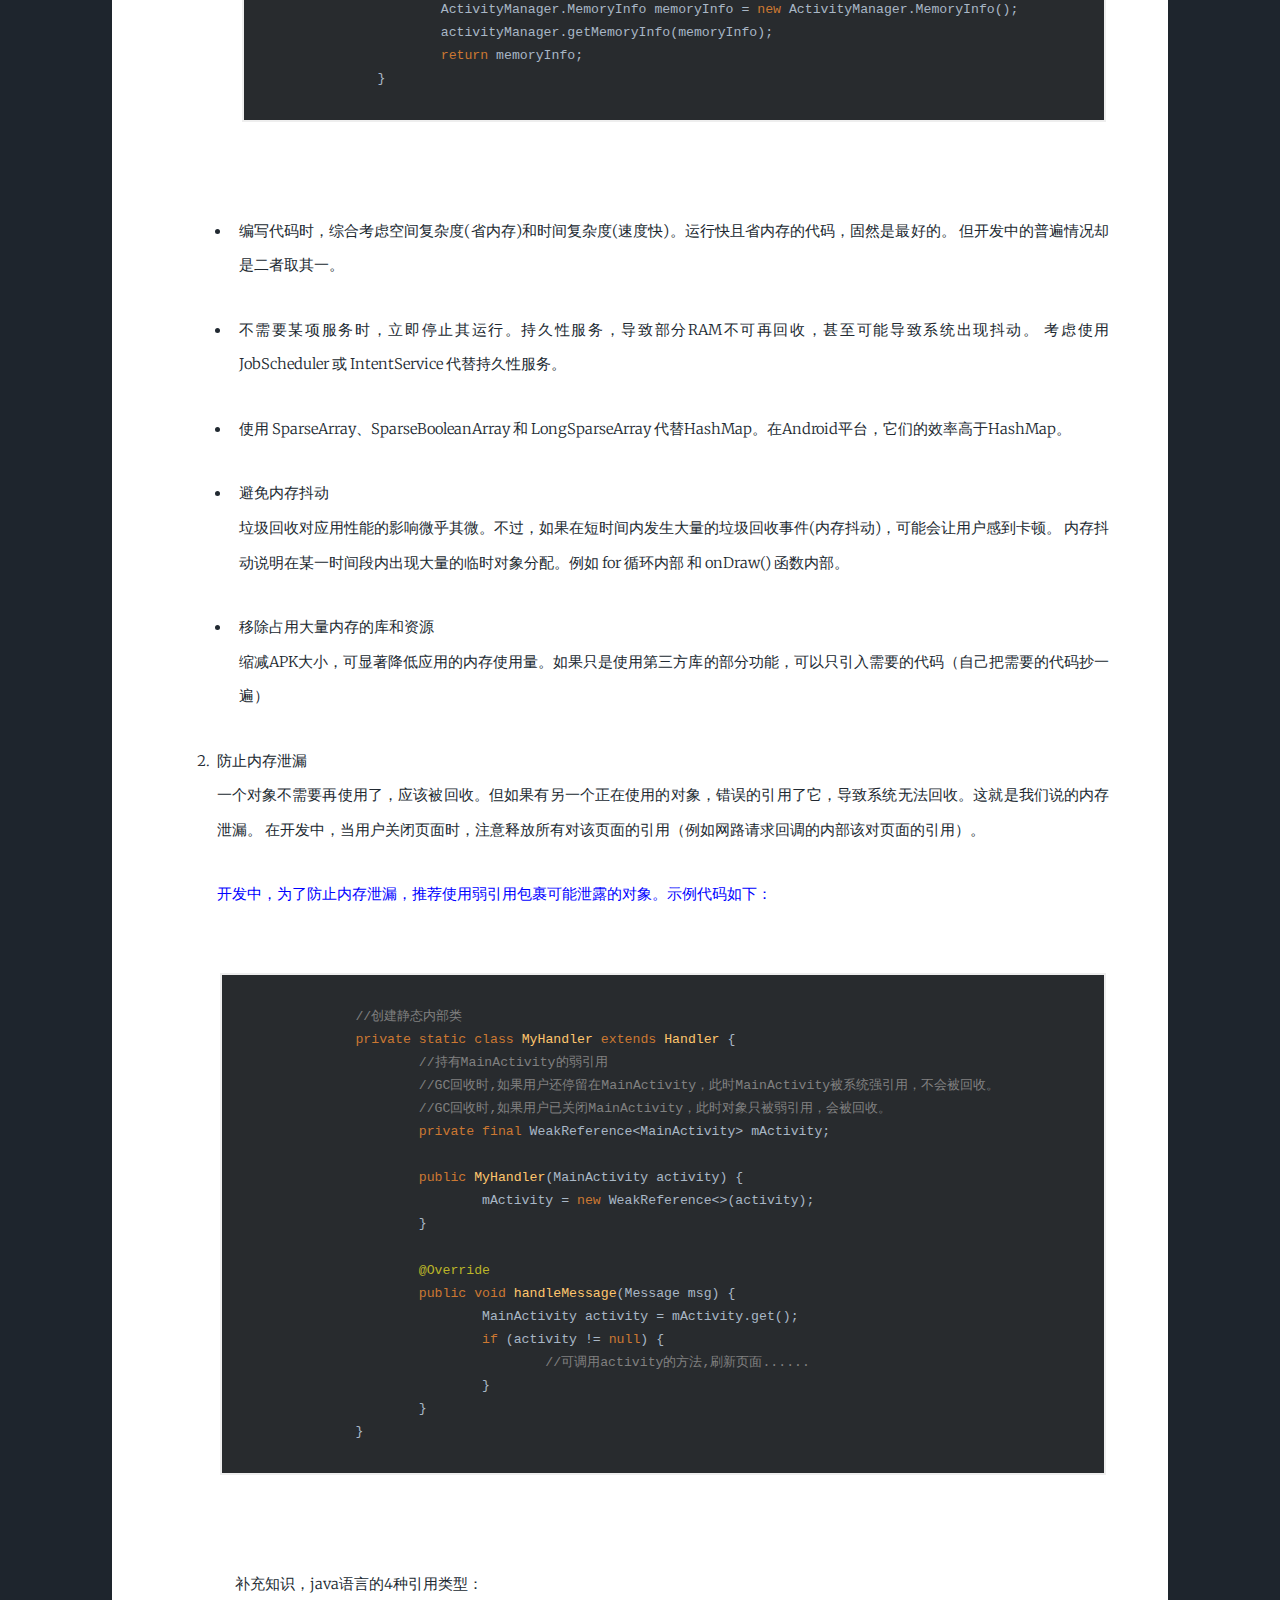
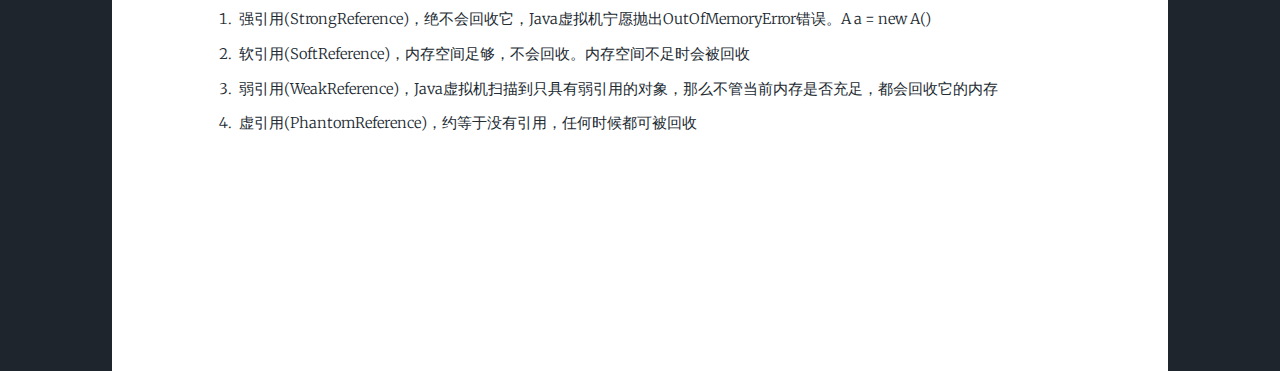
<file: android-performance_memory.html>
<!DOCTYPE html>
<html>

<head>
	<meta charset="utf-8">
	<title>羽毛的博客-Andoid性能优化之内存管理</title>
	<link rel="stylesheet" href="assets/css/article.css" />
	<link rel="stylesheet" href="assets/css/highlightandroidstudio.css">
	<script src="assets/js/highlight.pack.js"></script>
</head>

<body>

	<script>
		hljs.initHighlightingOnLoad();
	</script>

	<div id="main">
		<nav>
			<ul>
				<li style="display: inline; font-size: 2rem;">
					<img src="images/icon_home.png" alt="" style="vertical-align:middle">
					<a href="index.html" style="text-decoration:none; padding-left: 6px;">首页</a>
				</li>
				<!-- <li style="display: inline; font-size: 2rem;"><a href="#">关于我</a></li> -->
			</ul>
		</nav>

		<h1>Andoid性能优化之内存管理</h1>

		<p>
			Android系统使用<strong>分页</strong>和<strong>内存映射</strong>来管理内存。这意味着要从应用中释放内存，只能释放应用保留的对象引用，
			使内存可供垃圾回收器回收。
		</p>

		<br />

		<h2>1、内存管理原理</h2>

		<ol style="margin-left: 4%;">
			<li>垃圾回收
				<P>Android系统会跟踪每次内存分配。一旦确定程序不再使用某块内存，它会将该内存释放到堆中。这个过程就是我们常说的"垃圾回收"。
					垃圾回收有两个目标：查找将来无法访问的对象，并回收这些对象。</P>

				<P>尽管垃圾回收速度非常快，但仍会影响应用的性能。系统执行垃圾回收时，会停止执行进程。
					如果在播放视频或音乐时发生垃圾回收，可能导致代码执行超过 16ms 的阈值，此时用户会感到卡顿。</P>

				<P>此外，程序在某些时刻（如for循环内部）频繁的创建对象，可能会导致执行多个垃圾回收事件，并可能降低应用性能。</P>
			</li>

			<li>系统对内存的限制
				<P>Android 系统会为每个应用的可用内存设置上限，不同设备的上限取决于设备的总体可用RAM大小。
					应用的内存使用达到上限后如果请求分配更多内存，则可能会收到OOM。</P>

				<P>有时，我们需要获取应用的可用内存上限，以此确定应该使用多少内存来缓存数据。通过调用getMemoryClass() 查询当前设备上确切可用的内存大小。此方法返回一个整数，以MB为单位。</P>

				<pre>
				<code class="java">
			ActivityManager mActivityManager = (ActivityManager) 
			getSystemService(Context.ACTIVITY_SERVICE);
			//可用内存大小，单位MB
			int enableMemorySize = mActivityManager.getMemoryClass();
				</code>
			</pre>
			</li>

			<li>
				内存类型

				<P>Android 设备包含三种不同类型的内存：RAM、zRAM 和 储存器（我把他理解为机身存储空间）。请注意，CPU 和 GPU 访问同一个RAM。</P>

				<img src="images/memory_type.png" alt="" style="display: block; height: auto; width: 50%;">

				<ul>
					<li>RAM速度最快，但大小有限。高端设备通常具有更大的RAM容量。</li>
					<li>zRAM是用于交换空间的RAM的分区。数据在进入zRAM时会被压缩，从zRAM取出是会被解压。zRAM的大小随着处理的数据量动态变化。设备制造商可以设置zRAM上限</li>
					<li>储存器包含所有持久性数据。容量比 RAM 和 zRAM 大的多。</li>
				</ul>
			</li>

			<li>
				内存页面

				<P>RAM将内存分为一个一个“页面”，通常每个页面为4KB。系统将页面分为“可用”和“已使用”。可用页面是未使用的RAM。已使用的页面是系统正在使用的RAM，并分为以下类别：</P>

				<ul>
					<li>缓存页：有储存器中的文件（例如代码）支持的内存。缓存内存有两种类型：
						<ul>
							<li>私有页：由一个进程拥有且未共享
								<ul>
									<li>干净页：储存器中未经修改的文件副本，可由kswapd（内核交换守护进程，将已用内存装换为可用内存）删除已增加可用内存</li>
									<li>脏页：储存器中经过修改的文件副本；可由kswapd移动到zRAM 或 在zRAM中进行压缩，以增加可用内存</li>
								</ul>
							</li>
							<li>共享页：多个进程共享
								<ul>
									<li>干净页：储存器中未经修改的文件副本，可由kswapd删除已增加可用内存</li>
									<li>脏页：储存器中经过修改的文件副本；可由 kswapd（移动到zRAM 或 在zRAM中进行压缩 ） 或者
										通过明确使用 msync() 或 munmap() 将更改写回存储器中的文件，以增加可用内存</li>
								</ul>
							</li>
						</ul>
					</li>
					<li>匿名页：没有储存器中的文件支持的内存
						<ul>
							脏页：可由kswapd移动到 zRAM 或 在zRAM中进行压缩，以增加可用内存。
						</ul>
					</li>
				</ul>

				<p>干净页可以删除，因为始终可以使用存储器中的数据重新生成它们；脏页则不能删除，否则数据将会丢失。</p>
			</li>

			<li>内存分配
				<P>Android 系统在运行时不会浪费可用的内存，它会一直尝试利用所有可用内存。例如：应用关闭后，系统会将其保存在内存中，以便用户快速切回到这些应用。
					所以，Android设备在运行时几乎没有空闲内存。那么要在系统进程和应用之间正确分配内存，内存管理就显的非常重要。
				</P>

				<P>Android 处理内存不足的机制主要有两种：内核交换守护进程（kswapd） 和 低内存终止守护进程</P>

				<h3>内核交换守护进程</h3>

				<P>内核交换守护进程（kswapd）是Linux内核的一部分，用于将已使用内存装换为可用内存。当可用内存降至下限阈值时，kswapd开始回收内存。当可用内存达到上限阈值时，kswapd停止回收内存。</P>

				<P>干净页回收：kswapd 会删除干净页已回收内存，因为这些页受到存储器的支持且未经修改。如果某个进程需要这些数据时，系统会将该页面从存储器复制到RAM中。此操作被称为“请求分页”。如下图：</P>

				<img src="images/memory_type.png" alt="" style="display: block; height: auto; width: 50%;">

				<P style="margin-top: 100px;">脏页回收：kswapd 可以将缓存的私有脏页（注意：不包括共享脏页） 和 匿名脏页
					移动到zRAM，这样可以释放RAM中的可用内存。如果某个进程要处理 zRAM 中的脏页，该脏页会被移回到RAM。
					如果与 zRAM 中的脏页关联的进程被终止，那么该脏页将从 zRAM 中删除。如下图：
				</P>

				<img src="images/memory_z_ram.jpg" alt="" style="display: block; height: auto; width: 50%;">

				<h3 style="margin-top: 100px;">低内存终止守护进程</h3>

				<P>很多时候，kswapd 不能为系统释放足够的内存。此时，系统会通过 onTrimMemory() 通知应用内存不足，应该减少其分配。
					如果还不够，系统开始终止进程以释放内存。系统使用低内存终止守护进程（LMK）来执行此操作。</P>

				<P>LMK 会对运行中的进程确定优先级，优先级越高的进程越先被终止。优先级从高到低排序如下：</P>

				<P>后台应用 > 上一个应用(最近用过的后台应用) > 服务 > 可觉察的应用(例如显示了小界面的音乐App) > 前台应用(当前正在使用的应用) > 系统应用和服务</P>

			</li>
		</ol>

		<h2>2、内存管理实践</h2>

		<P style="margin-left: 4%;">RAM（运行内存）在系统中是一项宝贵资源。在开发中，我们要避免引入内存泄漏问题，并在适当的时间（如Activity的onDestory()内）释放引用。
			<a href="https://zh.wikipedia.org/wiki/%E5%86%85%E5%AD%98%E6%B3%84%E6%BC%8F"
				style="color: blue;">内存泄漏定义：内存泄漏（Memory
				leak）是在计算机科学中，由于疏忽或错误造成程序未能释放已经不再使用的内存。从而造成内存的浪费。--维基百科。</a>
			下面的部分，将从 <strong>积极减少应用的内存使用量</strong> 和 <strong>防止内存泄漏</strong> 两个方面来讨论一下如何高效使用RAM。
		</P>

		<br />

		<ol style="margin-left: 4%;">
			<li>积极减少应用的内存使用量
				<ul>
					<li>查看应用内存使用情况
						<P>应用在运行时，可以使用的内存是有上限的，这一上限因设备而异。当应用 可用内存 用尽时，应用继续请求分配更多的内存，此时系统会抛出 OutOfMemoryError。</P>

						<P>通过以下代码我们可以查询设备当前的内存状态，包括可用内存、总内存、内存阈值（如果达到此内存级别，系统会开始终止进程）、和设备是否内存不足。</P>

						<pre>
							<code class="java">
		public void doSomethingMemoryIntensive() {

			//在执行需要大量内存的操作之前，检查设备是否处于低内存状态。
			ActivityManager.MemoryInfo memoryInfo = getAvailableMemory();
	
			if (!memoryInfo.lowMemory) {
				// 可以开始做使用大量内存的操作
			}
		}
	
		// 获取设备当前的内存状态
		private ActivityManager.MemoryInfo getAvailableMemory() {
			ActivityManager activityManager = (ActivityManager) 
			this.getSystemService(ACTIVITY_SERVICE);
			ActivityManager.MemoryInfo memoryInfo = new ActivityManager.MemoryInfo();
			activityManager.getMemoryInfo(memoryInfo);
			return memoryInfo;
		}
							</code>
						</pre>
					</li>

					<li>
						<P> 编写代码时，综合考虑空间复杂度(省内存)和时间复杂度(速度快)。运行快且省内存的代码，固然是最好的。
							但开发中的普遍情况却是二者取其一。</P>
					</li>

					<li>
						<p>
							不需要某项服务时，立即停止其运行。持久性服务，导致部分RAM不可再回收，甚至可能导致系统出现抖动。
							考虑使用 JobScheduler 或 IntentService 代替持久性服务。
						</p>
					</li>

					<li>
						<P>
							使用 SparseArray、SparseBooleanArray 和 LongSparseArray 代替HashMap。在Android平台，它们的效率高于HashMap。
						</P>
					</li>

					<li>避免内存抖动
						<p>垃圾回收对应用性能的影响微乎其微。不过，如果在短时间内发生大量的垃圾回收事件(内存抖动)，可能会让用户感到卡顿。
							内存抖动说明在某一时间段内出现大量的临时对象分配。例如 for 循环内部 和 onDraw() 函数内部。
						</p>
					</li>

					<li>
						移除占用大量内存的库和资源
						<P>缩减APK大小，可显著降低应用的内存使用量。如果只是使用第三方库的部分功能，可以只引入需要的代码（自己把需要的代码抄一遍）</P>
					</li>
				</ul>
			</li>
			<li>防止内存泄漏
				<P>一个对象不需要再使用了，应该被回收。但如果有另一个正在使用的对象，错误的引用了它，导致系统无法回收。这就是我们说的内存泄漏。
					在开发中，当用户关闭页面时，注意释放所有对该页面的引用（例如网路请求回调的内部该对页面的引用）。
				</P>

				<P style="color: blue;">开发中，为了防止内存泄漏，推荐使用弱引用包裹可能泄露的对象。示例代码如下：</P>

				<pre>
					<code class="java">
		//创建静态内部类
		private static class MyHandler extends Handler {
			//持有MainActivity的弱引用
			//GC回收时,如果用户还停留在MainActivity，此时MainActivity被系统强引用，不会被回收。
			//GC回收时,如果用户已关闭MainActivity，此时对象只被弱引用，会被回收。
			private final WeakReference&lt;MainActivity&gt; mActivity;

			public MyHandler(MainActivity activity) {
				mActivity = new WeakReference&lt;&gt;(activity);
			}

			@Override
			public void handleMessage(Message msg) {
				MainActivity activity = mActivity.get();
				if (activity != null) {
					//可调用activity的方法,刷新页面......
				}
			}
		}
					</code>
				</pre>

				<ol>补充知识，java语言的4种引用类型：
					<li>强引用(StrongReference)，绝不会回收它，Java虚拟机宁愿抛出OutOfMemoryError错误。A a = new A()</li>
					<li>软引用(SoftReference)，内存空间足够，不会回收。内存空间不足时会被回收</li>
					<li>弱引用(WeakReference)，Java虚拟机扫描到只具有弱引用的对象，那么不管当前内存是否充足，都会回收它的内存</li>
					<li>虚引用(PhantomReference)，约等于没有引用，任何时候都可被回收</li>
				</ol>
			</li>

		</ol>
		<P style="height: 200px;"></P>
	</div>

</body>

</html>
</file>
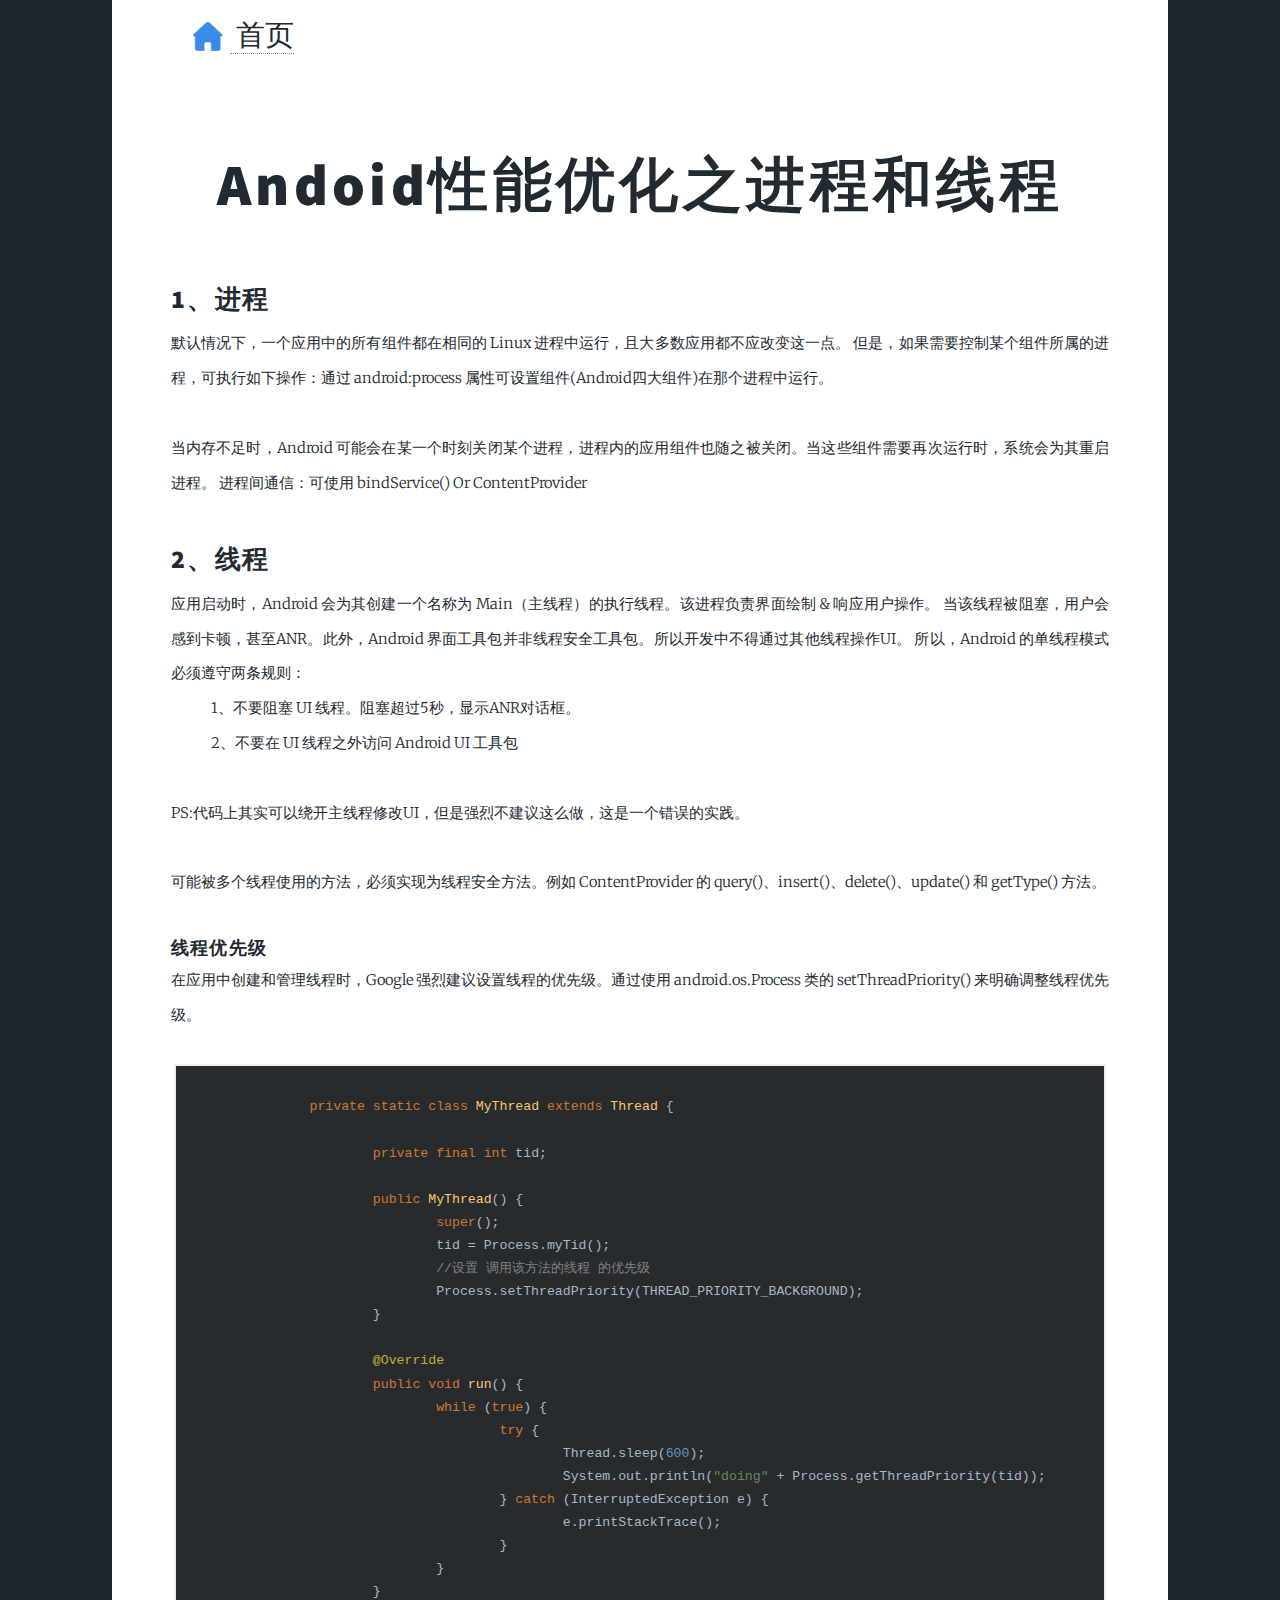
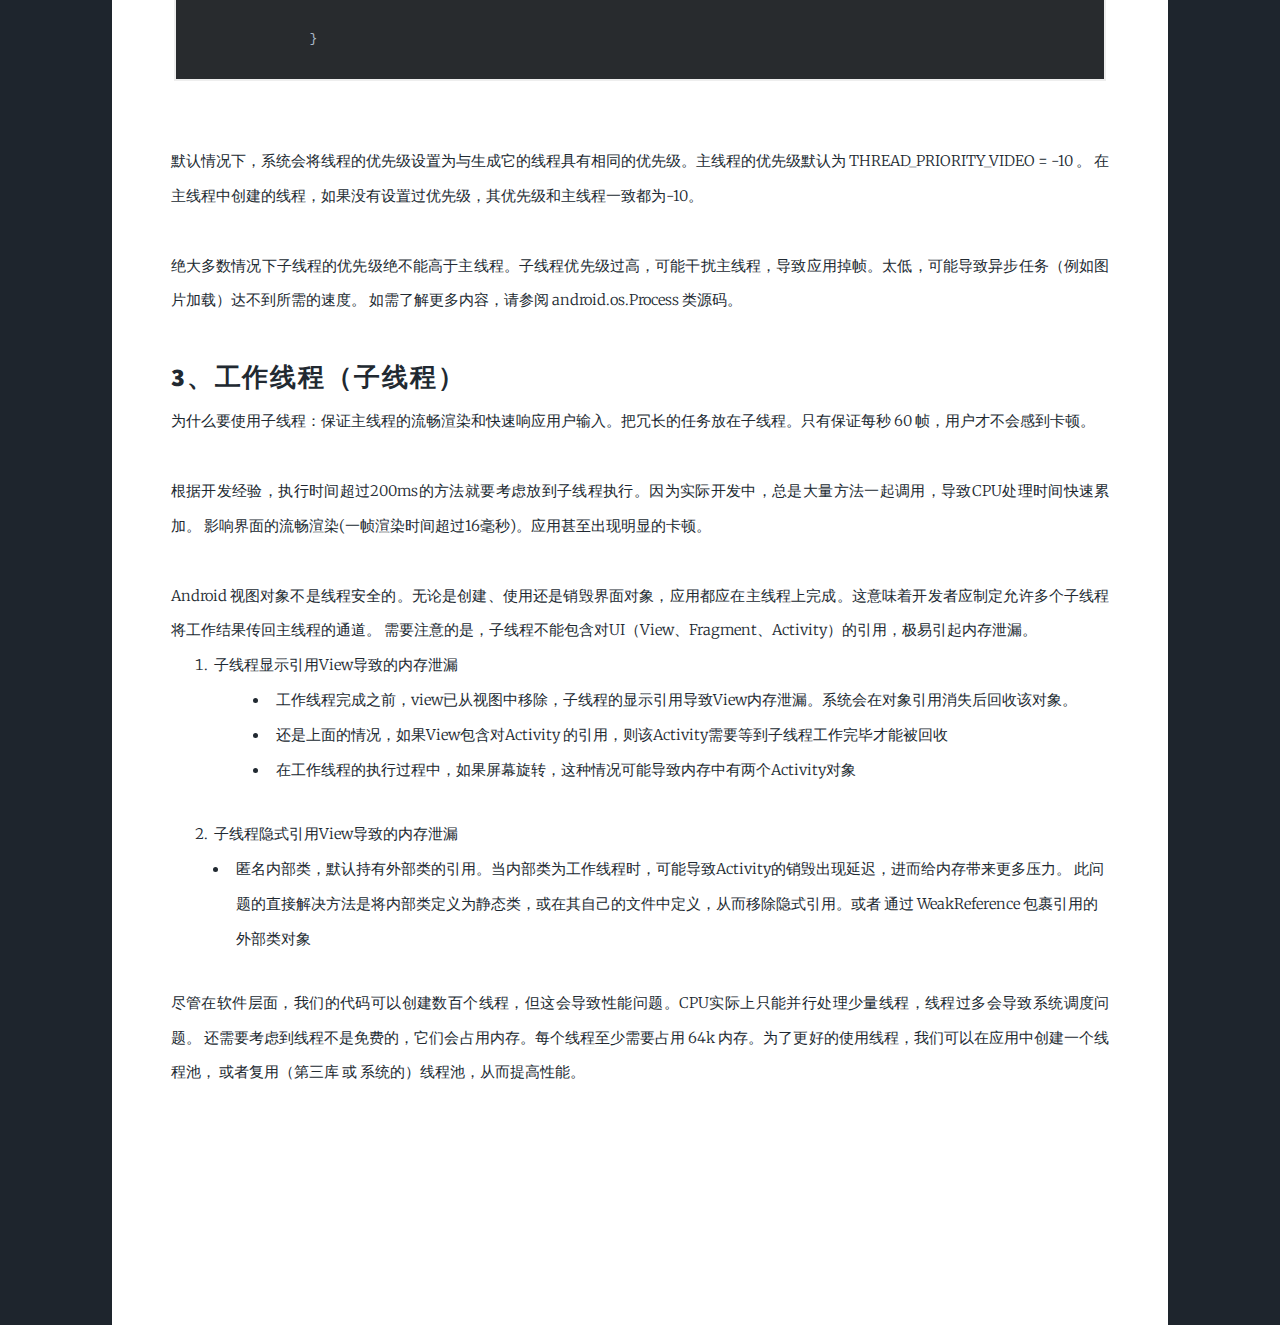
<file: android-performance_thread.html>
<!DOCTYPE html>
<html>

<head>
	<meta charset="utf-8">
	<title>羽毛的博客-Andoid性能优化之进程和线程</title>
	<link rel="stylesheet" href="assets/css/article.css" />
	<link rel="stylesheet" href="assets/css/highlightandroidstudio.css">
	<script src="assets/js/highlight.pack.js"></script>
</head>

<body>

	<script>
		hljs.initHighlightingOnLoad();
	</script>

	<div id="main">
		<nav>
			<ul>
				<li style="display: inline; font-size: 2rem;">
					<img src="images/icon_home.png" alt="" style="vertical-align:middle">
					<a href="index.html" style="text-decoration:none; padding-left: 6px;">首页</a>
				</li>
				<!-- <li style="display: inline; font-size: 2rem;"><a href="#">关于我</a></li> -->
			</ul>
		</nav>

		<h1>Andoid性能优化之进程和线程</h1>

		<h2>1、进程</h2>

		<P>默认情况下，一个应用中的所有组件都在相同的 Linux 进程中运行，且大多数应用都不应改变这一点。
			但是，如果需要控制某个组件所属的进程，可执行如下操作：通过 android:process 属性可设置组件(Android四大组件)在那个进程中运行。</P>

		<br>

		<P>当内存不足时，Android 可能会在某一个时刻关闭某个进程，进程内的应用组件也随之被关闭。当这些组件需要再次运行时，系统会为其重启进程。
			进程间通信：可使用 bindService() Or ContentProvider
		</P>

		<br>

		<h2>2、线程</h2>

		<P>应用启动时，Android 会为其创建一个名称为 Main（主线程）的执行线程。该进程负责界面绘制 & 响应用户操作。
			当该线程被阻塞，用户会感到卡顿，甚至ANR。此外，Android 界面工具包并非线程安全工具包。所以开发中不得通过其他线程操作UI。
			所以，Android 的单线程模式必须遵守两条规则：</P>

		<P style="margin-left: 40px;">1、不要阻塞 UI 线程。阻塞超过5秒，显示ANR对话框。</P>

		<P style="margin-left: 40px;">2、不要在 UI 线程之外访问 Android UI 工具包</P>

		<br>

		<P>PS:代码上其实可以绕开主线程修改UI，但是强烈不建议这么做，这是一个错误的实践。</P>

		<br>

		<P>可能被多个线程使用的方法，必须实现为线程安全方法。例如 ContentProvider 的 query()、insert()、delete()、update() 和 getType() 方法。</P>

		<br>

		<h3>线程优先级</h3>

		<P>在应用中创建和管理线程时，Google 强烈建议设置线程的优先级。通过使用 android.os.Process 类的 setThreadPriority() 来明确调整线程优先级。 </P>

		<pre>
			<code class="java">
		private static class MyThread extends Thread {

			private final int tid;
	
			public MyThread() {
				super();
				tid = Process.myTid();
				//设置 调用该方法的线程 的优先级
				Process.setThreadPriority(THREAD_PRIORITY_BACKGROUND);
			}
	
			@Override
			public void run() {
				while (true) {
					try {
						Thread.sleep(600);
						System.out.println("doing" + Process.getThreadPriority(tid));
					} catch (InterruptedException e) {
						e.printStackTrace();
					}
				}
			}
	
		}
			</code>
		</pre>

		<P>
			默认情况下，系统会将线程的优先级设置为与生成它的线程具有相同的优先级。主线程的优先级默认为 THREAD_PRIORITY_VIDEO = -10 。
			在主线程中创建的线程，如果没有设置过优先级，其优先级和主线程一致都为-10。
		</P>

		<br>

		<P>
			绝大多数情况下子线程的优先级绝不能高于主线程。子线程优先级过高，可能干扰主线程，导致应用掉帧。太低，可能导致异步任务（例如图片加载）达不到所需的速度。
			如需了解更多内容，请参阅 android.os.Process 类源码。
		</P>

		<br>

		<h2>3、工作线程（子线程）</h2>

		<P>为什么要使用子线程：保证主线程的流畅渲染和快速响应用户输入。把冗长的任务放在子线程。只有保证每秒 60 帧，用户才不会感到卡顿。</P>

		<br>

		<P>
			根据开发经验，执行时间超过200ms的方法就要考虑放到子线程执行。因为实际开发中，总是大量方法一起调用，导致CPU处理时间快速累加。
			影响界面的流畅渲染(一帧渲染时间超过16毫秒)。应用甚至出现明显的卡顿。
		</P>

		<br>

		<P>Android 视图对象不是线程安全的。无论是创建、使用还是销毁界面对象，应用都应在主线程上完成。这意味着开发者应制定允许多个子线程将工作结果传回主线程的通道。
			需要注意的是，子线程不能包含对UI（View、Fragment、Activity）的引用，极易引起内存泄漏。
		</P>

		<ol style="margin-left: 40px;">
			<li>子线程显示引用View导致的内存泄漏
				<ul>
					<li style="margin-left: 40px;">工作线程完成之前，view已从视图中移除，子线程的显示引用导致View内存泄漏。系统会在对象引用消失后回收该对象。</li>
					<li style="margin-left: 40px;">还是上面的情况，如果View包含对Activity 的引用，则该Activity需要等到子线程工作完毕才能被回收</li>
					<li style="margin-left: 40px;">在工作线程的执行过程中，如果屏幕旋转，这种情况可能导致内存中有两个Activity对象</li>
				</ul>
			</li>
			<li>子线程隐式引用View导致的内存泄漏
				<ul>
					<li>匿名内部类，默认持有外部类的引用。当内部类为工作线程时，可能导致Activity的销毁出现延迟，进而给内存带来更多压力。
						此问题的直接解决方法是将内部类定义为静态类，或在其自己的文件中定义，从而移除隐式引用。或者 通过 WeakReference 包裹引用的外部类对象</li>
				</ul>
			</li>
		</ol>

		<p>尽管在软件层面，我们的代码可以创建数百个线程，但这会导致性能问题。CPU实际上只能并行处理少量线程，线程过多会导致系统调度问题。
			还需要考虑到线程不是免费的，它们会占用内存。每个线程至少需要占用 64k 内存。为了更好的使用线程，我们可以在应用中创建一个线程池，
			或者复用（第三库 或 系统的）线程池，从而提高性能。
		</p>

		<br>

		<P style="height: 200px;"></P>
	</div>

</body>

</html>
</file>
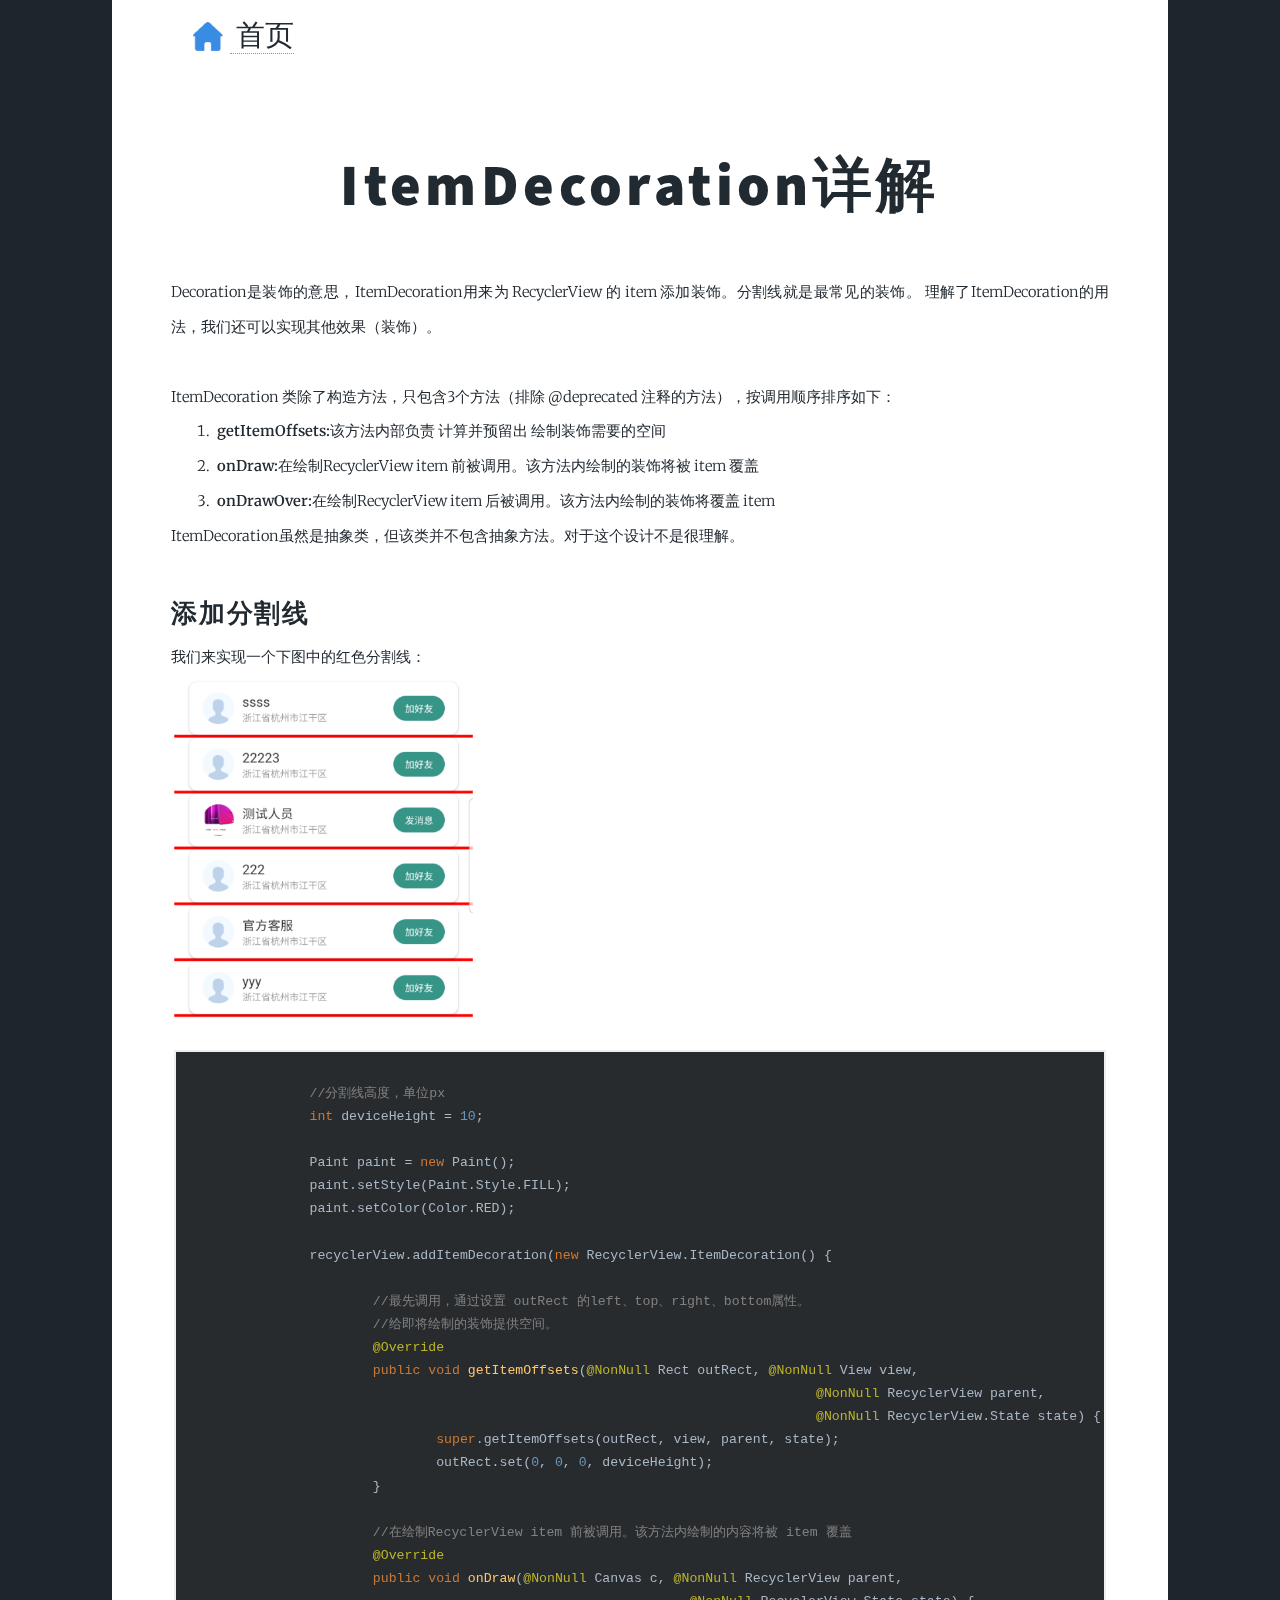
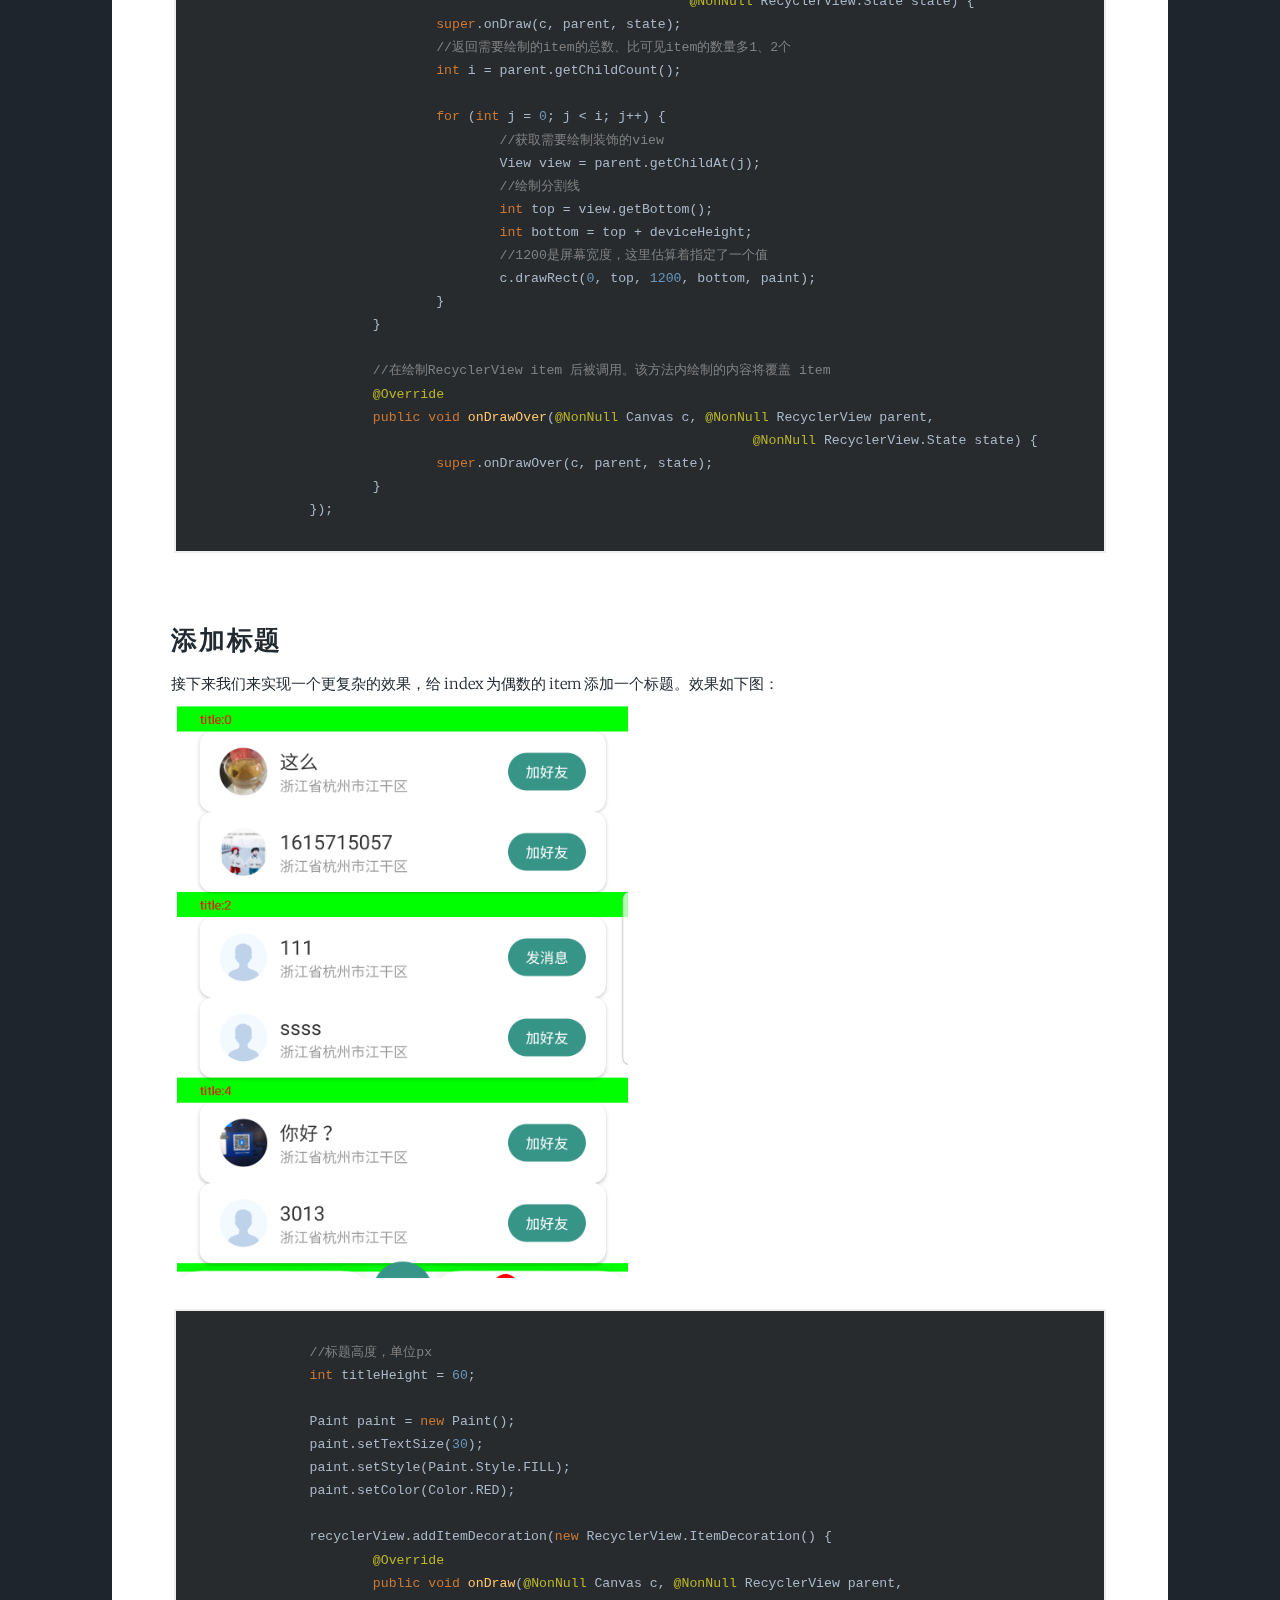
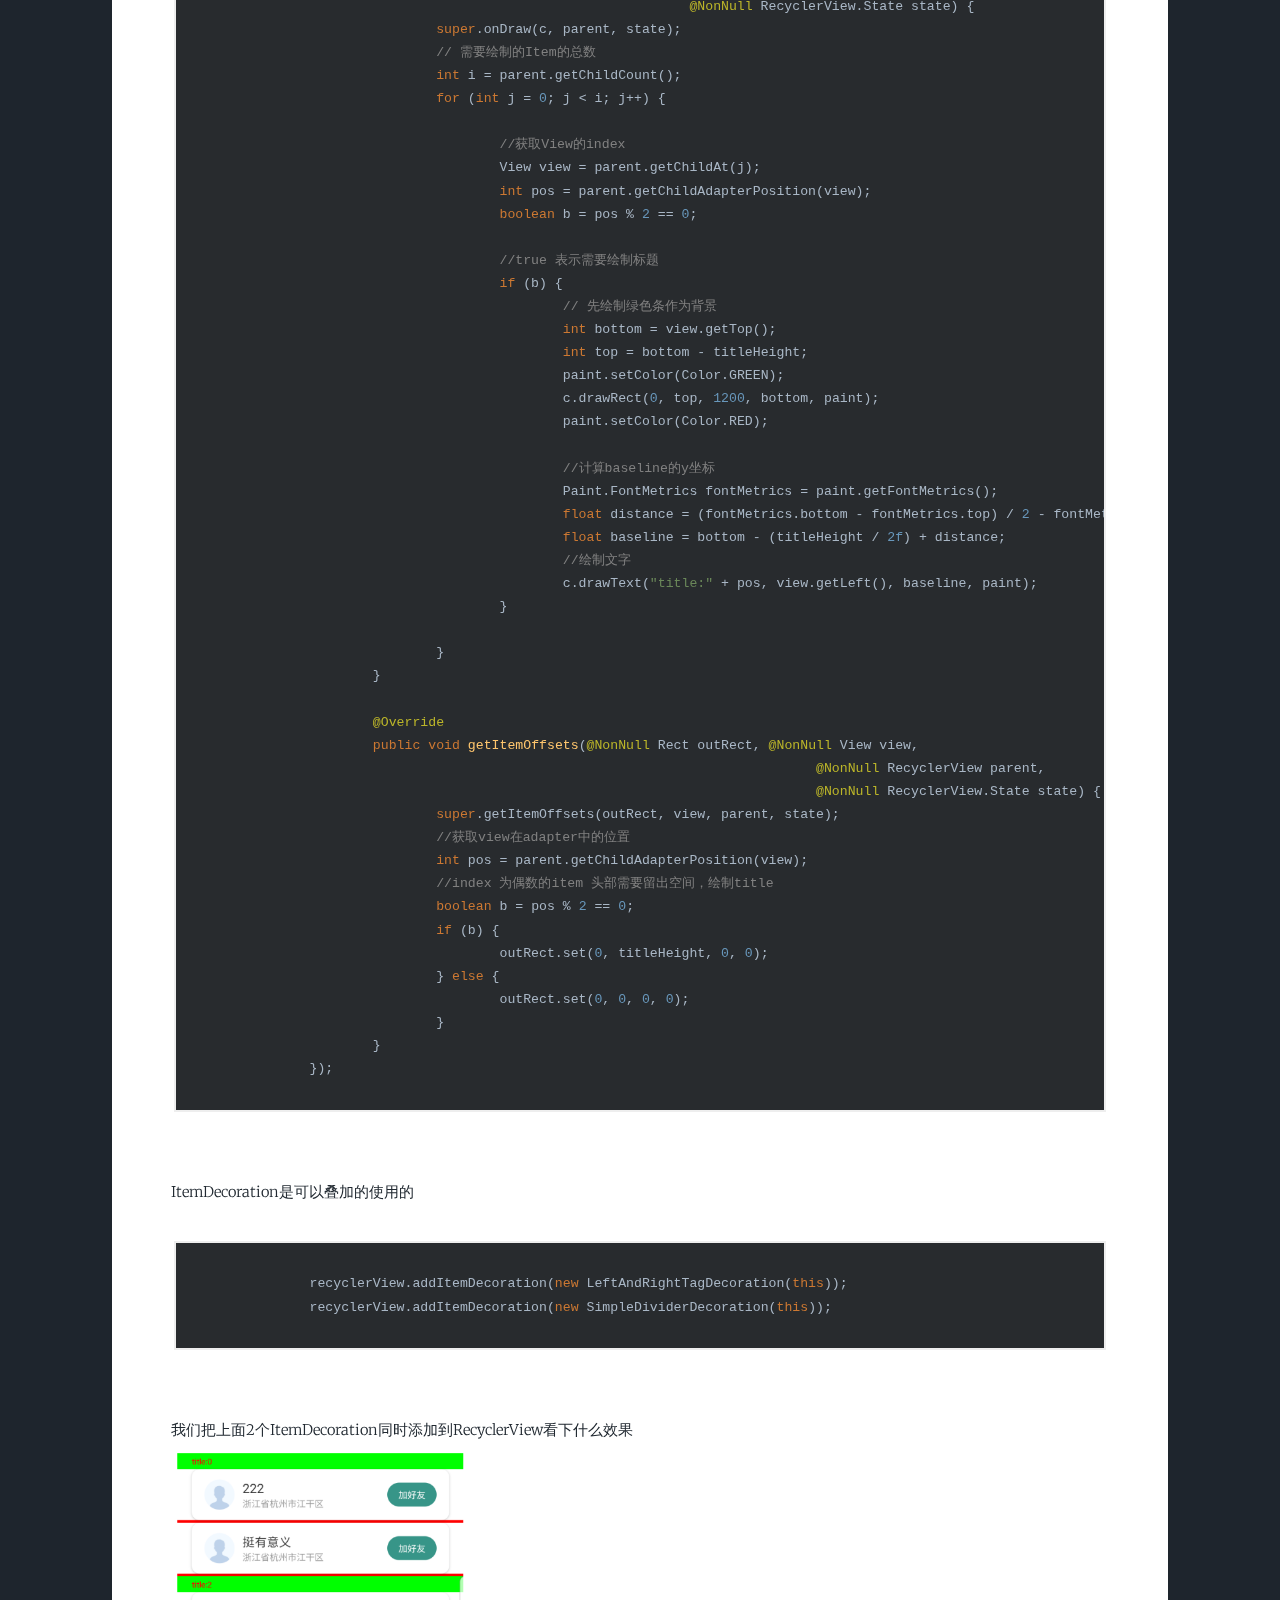
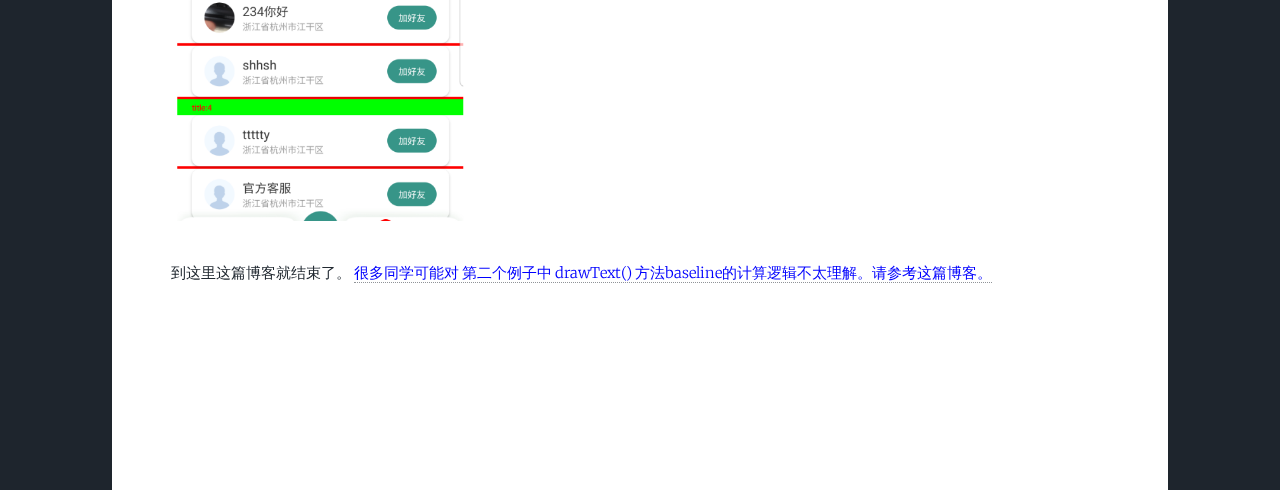
<file: android-recycler_view_item_decoration.html>
<!DOCTYPE html>
<html>

<head>
	<meta charset="utf-8">
	<title>羽毛的博客-ItemDecoration详解</title>
	<link rel="stylesheet" href="assets/css/article.css" />
	<link rel="stylesheet" href="assets/css/highlightandroidstudio.css">
	<script src="assets/js/highlight.pack.js"></script>
</head>

<body>

	<script>
		hljs.initHighlightingOnLoad();
	</script>

	<div id="main">
		<nav>
			<ul>
				<li style="display: inline; font-size: 2rem;">
					<img src="images/icon_home.png" alt="" style="vertical-align:middle">
					<a href="index.html" style="text-decoration:none; padding-left: 6px;">首页</a>
				</li>
				<!-- <li style="display: inline; font-size: 2rem;"><a href="#">关于我</a></li> -->
			</ul>
		</nav>

		<h1>ItemDecoration详解</h1>

		<p>Decoration是装饰的意思，ItemDecoration用来为 RecyclerView 的 item 添加装饰。分割线就是最常见的装饰。
			理解了ItemDecoration的用法，我们还可以实现其他效果（装饰）。
		</p>

		<br />

		<p>ItemDecoration 类除了构造方法，只包含3个方法（排除 @deprecated 注释的方法），按调用顺序排序如下：
		<ol style="margin-left: 4%;">
			<li><strong>getItemOffsets:</strong>该方法内部负责 计算并预留出 绘制装饰需要的空间</li>
			<li><strong>onDraw:</strong>在绘制RecyclerView item 前被调用。该方法内绘制的装饰将被 item 覆盖</li>
			<li><strong>onDrawOver:</strong>在绘制RecyclerView item 后被调用。该方法内绘制的装饰将覆盖 item</li>
		</ol>
		</p>

		<P>ItemDecoration虽然是抽象类，但该类并不包含抽象方法。对于这个设计不是很理解。</P>

		<br />

		<h2>添加分割线</h2>

		<P>我们来实现一个下图中的红色分割线：</P>

		<img src="images/recycler_item_decoration_line.jpg" alt="" style="display: block; height: auto; width: 40%;">

		<pre>
			<code class="java">
		//分割线高度，单位px
		int deviceHeight = 10;

		Paint paint = new Paint();
		paint.setStyle(Paint.Style.FILL);
		paint.setColor(Color.RED);

		recyclerView.addItemDecoration(new RecyclerView.ItemDecoration() {

			//最先调用，通过设置 outRect 的left、top、right、bottom属性。
			//给即将绘制的装饰提供空间。
			@Override
			public void getItemOffsets(@NonNull Rect outRect, @NonNull View view,
										@NonNull RecyclerView parent,
										@NonNull RecyclerView.State state) {
				super.getItemOffsets(outRect, view, parent, state);
				outRect.set(0, 0, 0, deviceHeight);
			}

			//在绘制RecyclerView item 前被调用。该方法内绘制的内容将被 item 覆盖
			@Override
			public void onDraw(@NonNull Canvas c, @NonNull RecyclerView parent,
								@NonNull RecyclerView.State state) {
				super.onDraw(c, parent, state);
				//返回需要绘制的item的总数、比可见item的数量多1、2个
				int i = parent.getChildCount();

				for (int j = 0; j &#60; i; j++) {
					//获取需要绘制装饰的view
					View view = parent.getChildAt(j);
					//绘制分割线
					int top = view.getBottom();
					int bottom = top + deviceHeight;
					//1200是屏幕宽度，这里估算着指定了一个值
					c.drawRect(0, top, 1200, bottom, paint);
				}
			}

			//在绘制RecyclerView item 后被调用。该方法内绘制的内容将覆盖 item
			@Override
			public void onDrawOver(@NonNull Canvas c, @NonNull RecyclerView parent,
									@NonNull RecyclerView.State state) {
				super.onDrawOver(c, parent, state);
			}
		});
			</code>
		</pre>

		<h2>添加标题</h2>

		<P>接下来我们来实现一个更复杂的效果，给 index 为偶数的 item 添加一个标题。效果如下图：</P>

		<img src="images/recycler_item_decoration_title.png" alt="" style="display: block; height: auto; width: 40%%;">

		<pre>
			<code class="java">
		//标题高度，单位px
		int titleHeight = 60;

		Paint paint = new Paint();
		paint.setTextSize(30);
		paint.setStyle(Paint.Style.FILL);
		paint.setColor(Color.RED);

		recyclerView.addItemDecoration(new RecyclerView.ItemDecoration() {
			@Override
			public void onDraw(@NonNull Canvas c, @NonNull RecyclerView parent,
								@NonNull RecyclerView.State state) {
				super.onDraw(c, parent, state);
				// 需要绘制的Item的总数
				int i = parent.getChildCount();
				for (int j = 0; j &#60; i; j++) {

					//获取View的index
					View view = parent.getChildAt(j);
					int pos = parent.getChildAdapterPosition(view);
					boolean b = pos % 2 == 0;

					//true 表示需要绘制标题
					if (b) {
						// 先绘制绿色条作为背景
						int bottom = view.getTop();
						int top = bottom - titleHeight;
						paint.setColor(Color.GREEN);
						c.drawRect(0, top, 1200, bottom, paint);
						paint.setColor(Color.RED);

						//计算baseline的y坐标
						Paint.FontMetrics fontMetrics = paint.getFontMetrics();
						float distance = (fontMetrics.bottom - fontMetrics.top) / 2 - fontMetrics.bottom;
						float baseline = bottom - (titleHeight / 2f) + distance;
						//绘制文字
						c.drawText("title:" + pos, view.getLeft(), baseline, paint);
					}

				}
			}

			@Override
			public void getItemOffsets(@NonNull Rect outRect, @NonNull View view,
										@NonNull RecyclerView parent,
										@NonNull RecyclerView.State state) {
				super.getItemOffsets(outRect, view, parent, state);
				//获取view在adapter中的位置
				int pos = parent.getChildAdapterPosition(view);
				//index 为偶数的item 头部需要留出空间，绘制title
				boolean b = pos % 2 == 0;
				if (b) {
					outRect.set(0, titleHeight, 0, 0);
				} else {
					outRect.set(0, 0, 0, 0);
				}
			}
		});
			</code>
		</pre>

		<p>ItemDecoration是可以叠加的使用的</p>

		<pre>
			<code class="java">
		recyclerView.addItemDecoration(new LeftAndRightTagDecoration(this));
		recyclerView.addItemDecoration(new SimpleDividerDecoration(this));
			</code>
		</pre>

		<P>我们把上面2个ItemDecoration同时添加到RecyclerView看下什么效果</P>

		<img src="images/recycler_item_decoration_merge.jpg" alt="" style="display: block; height: auto; width:  40%;">

		
		<br />

		<P>到这里这篇博客就结束了。
			<a href="https://www.jianshu.com/p/8b97627b21c4" ; style="color: blue;">
				很多同学可能对 第二个例子中 drawText() 方法baseline的计算逻辑不太理解。请参考这篇博客。</a>
		</P>

		<P style="height: 200px;"></P>
	</div>

</body>

</html>
</file>
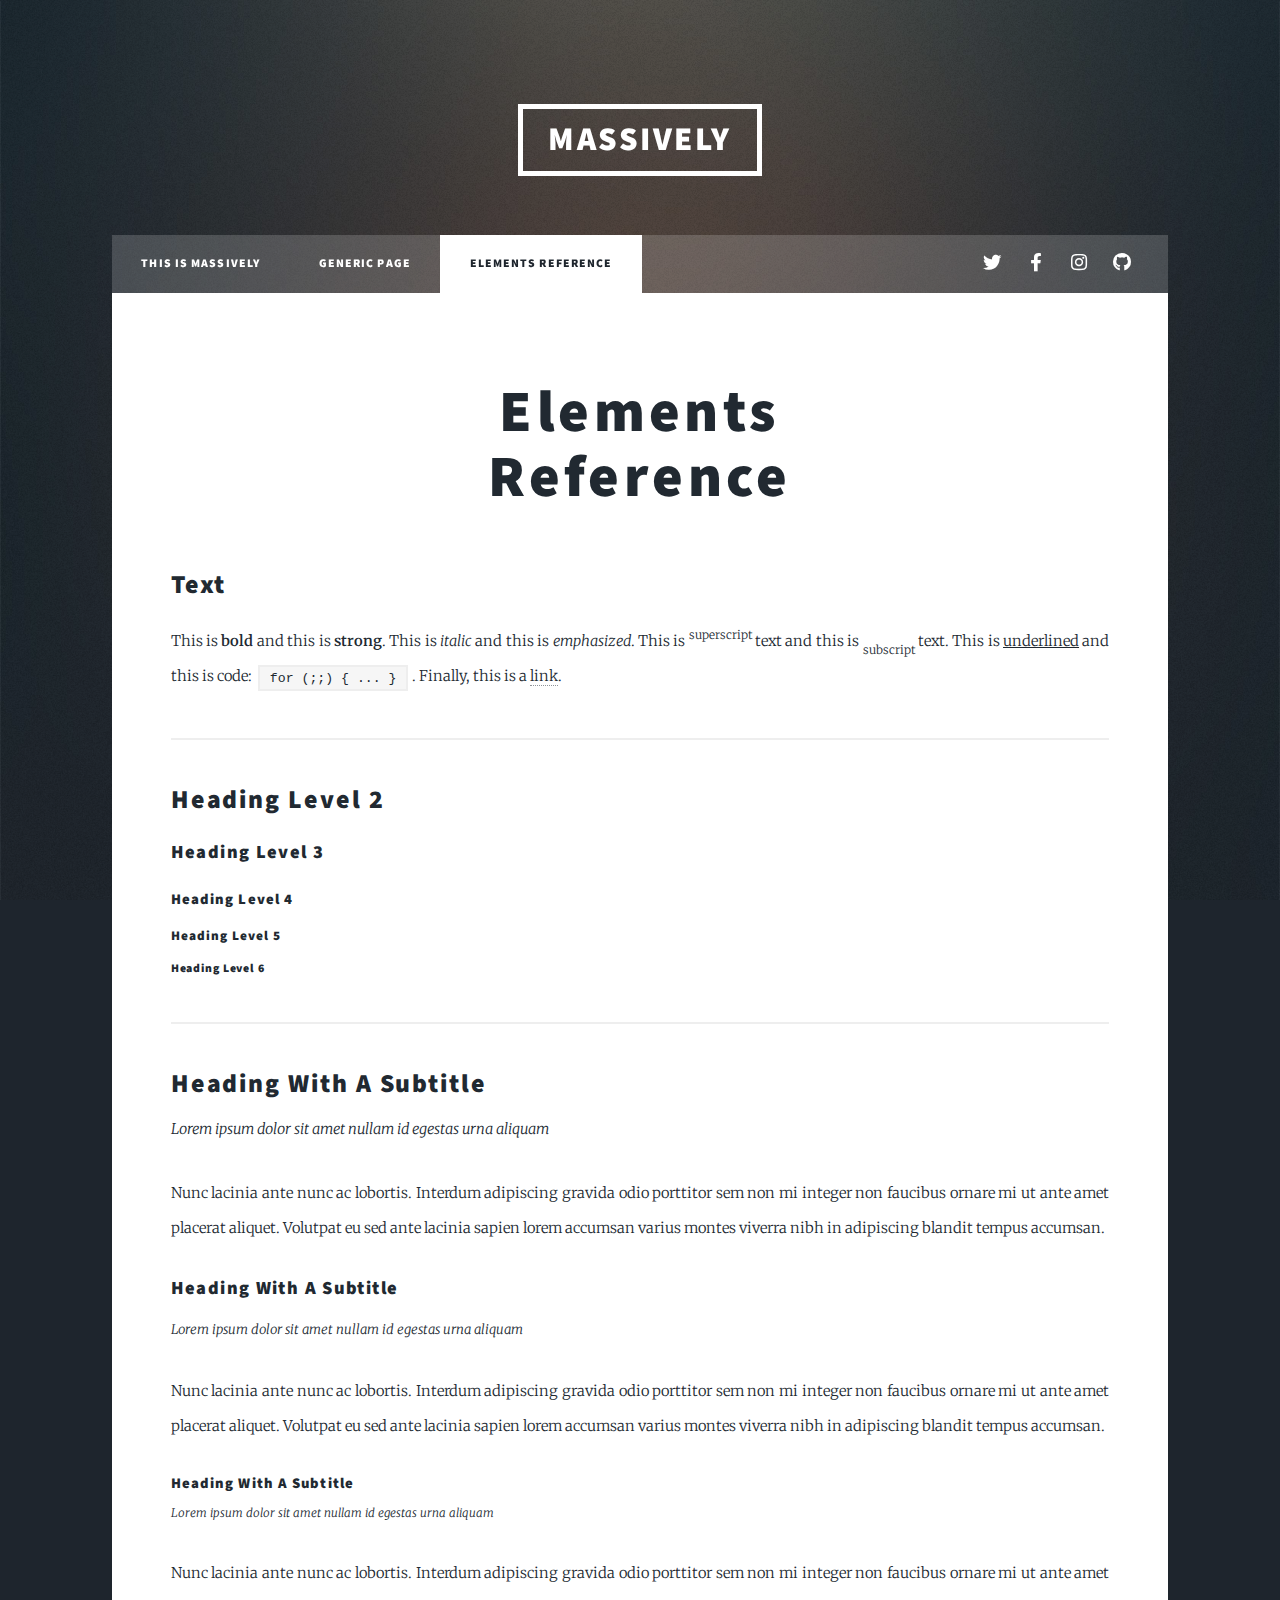
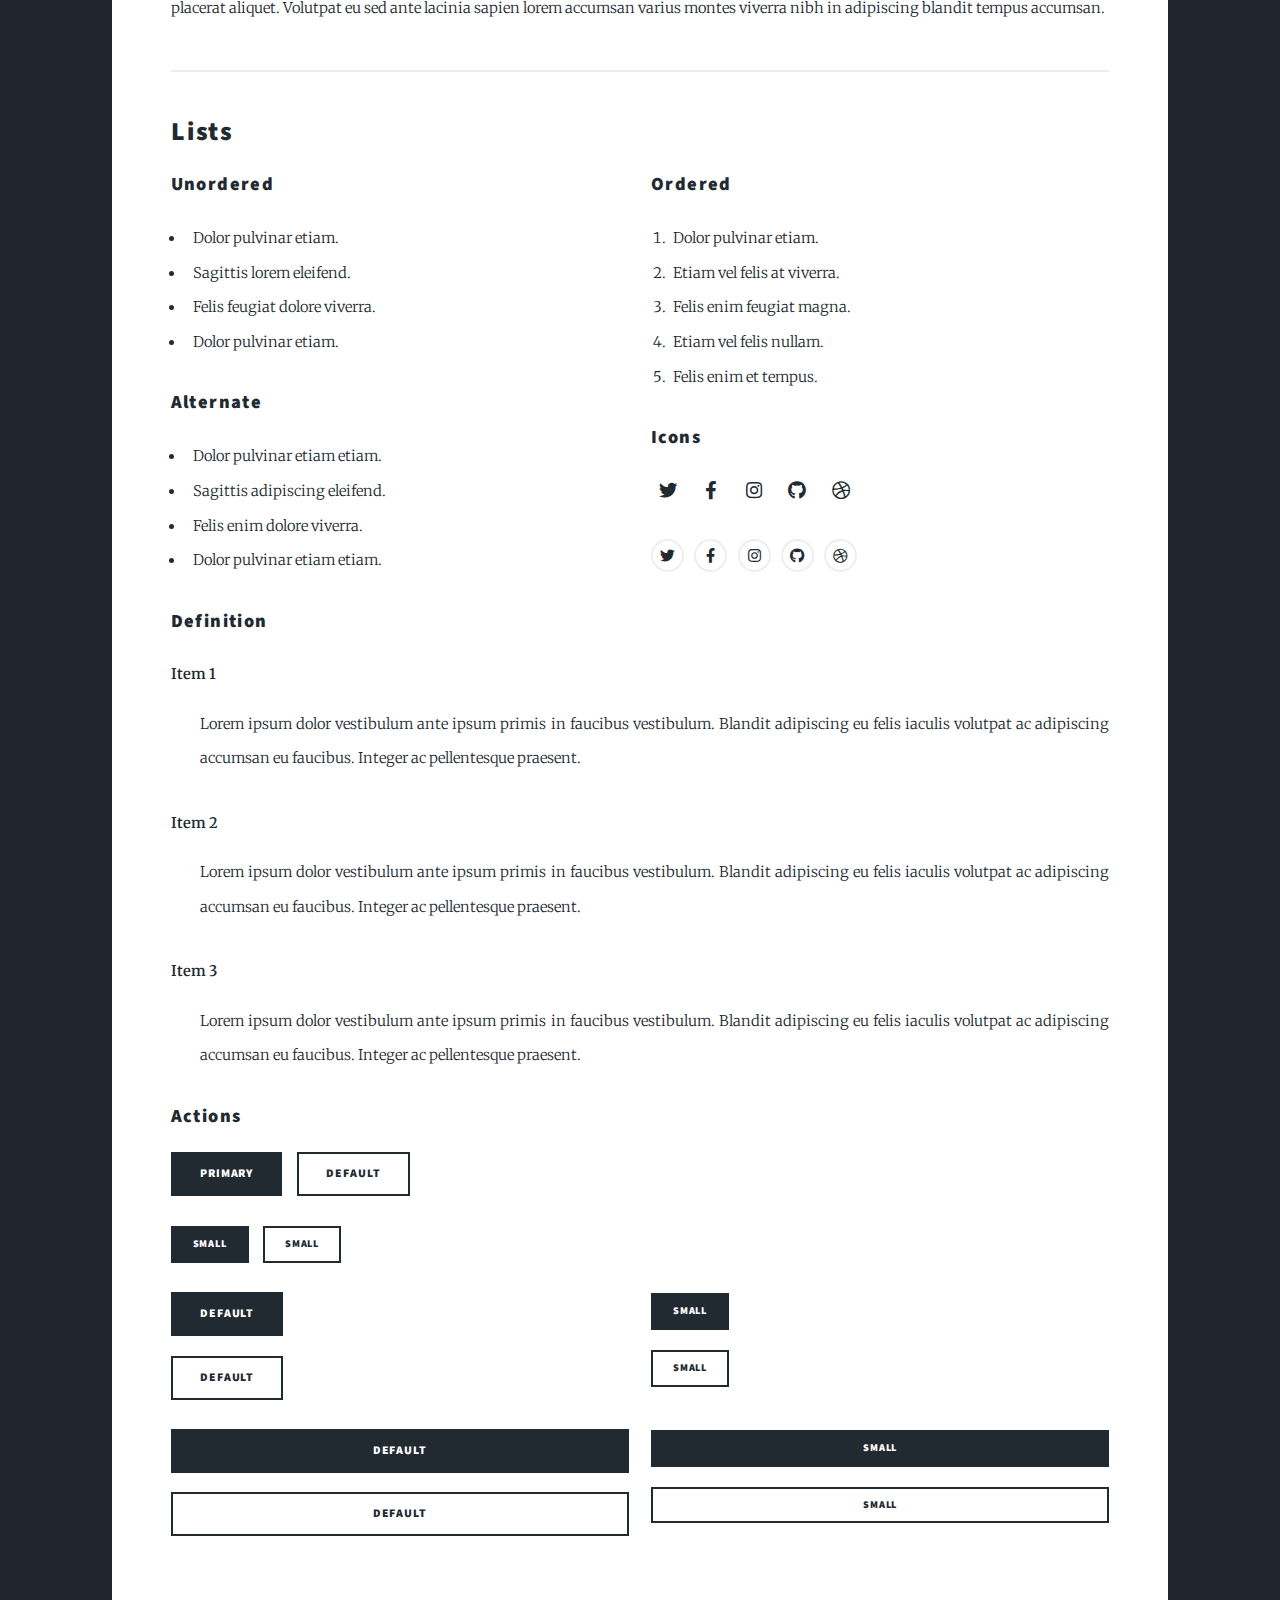
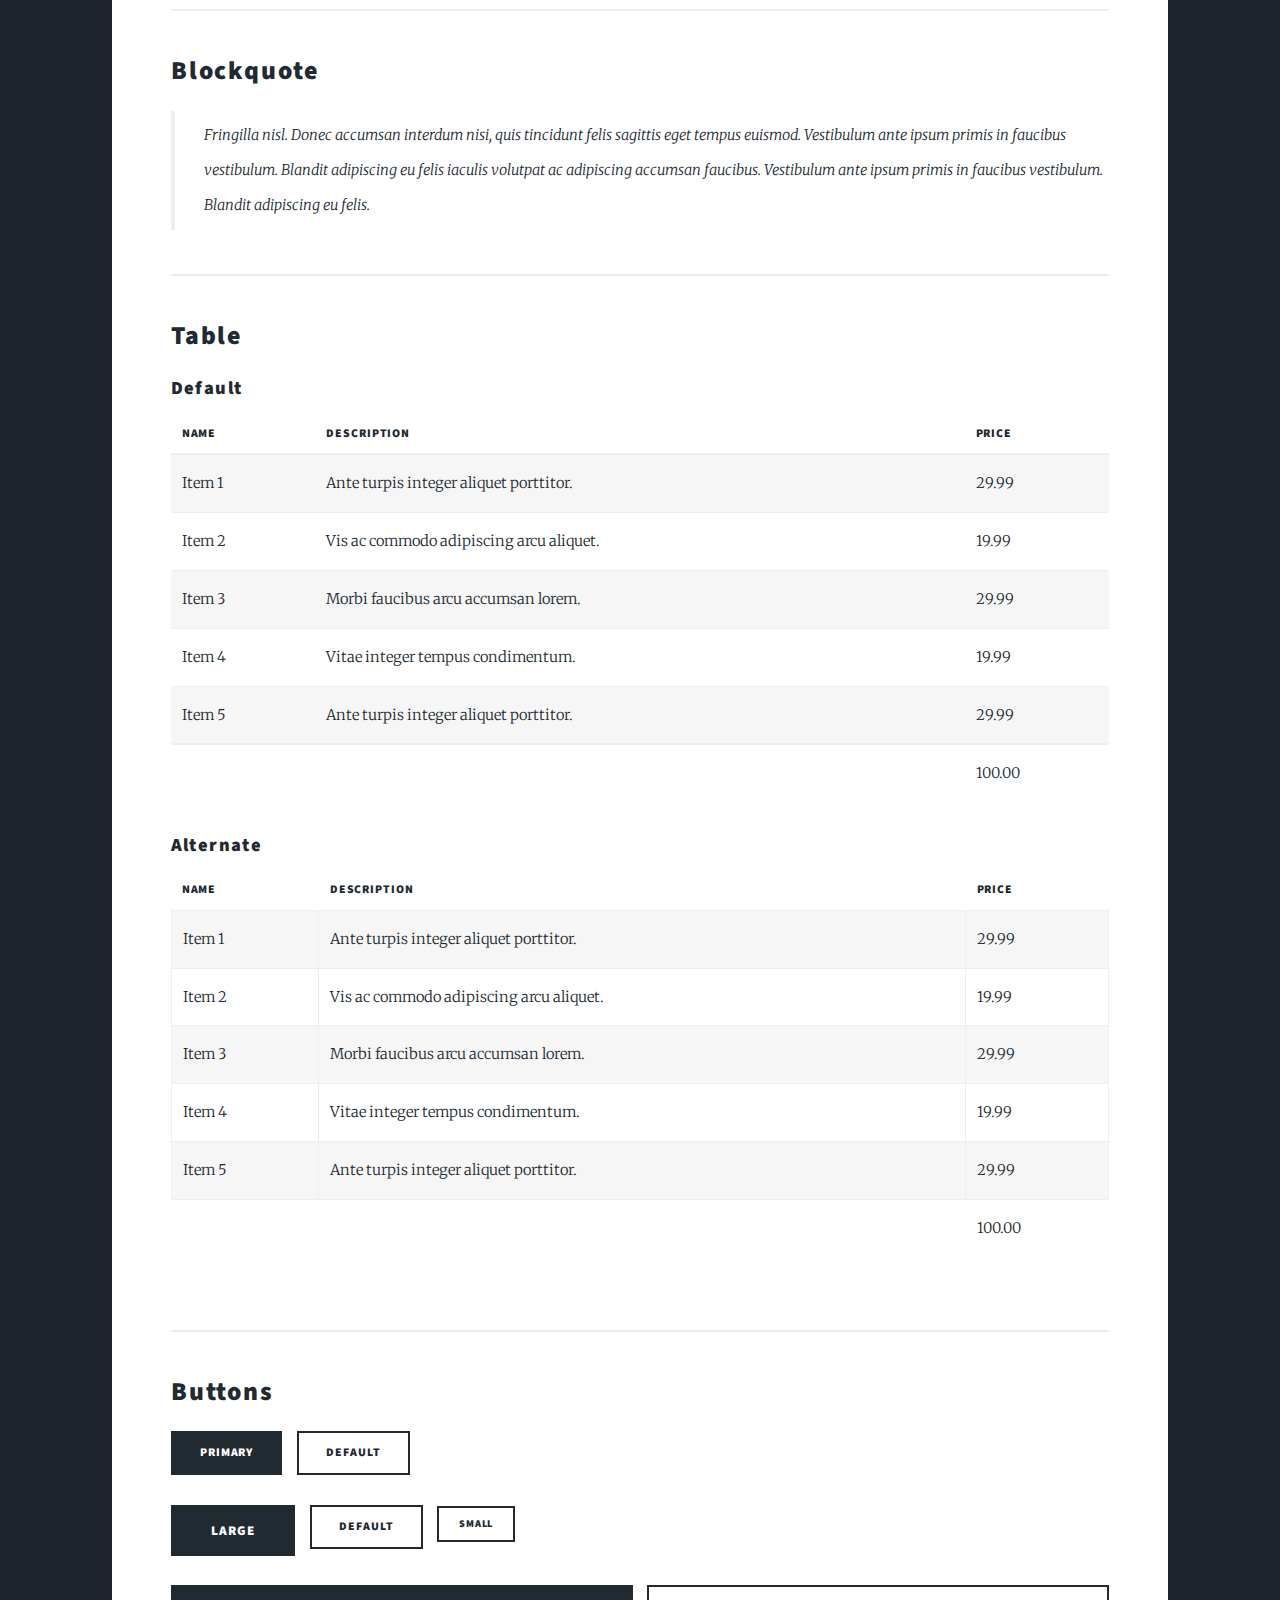
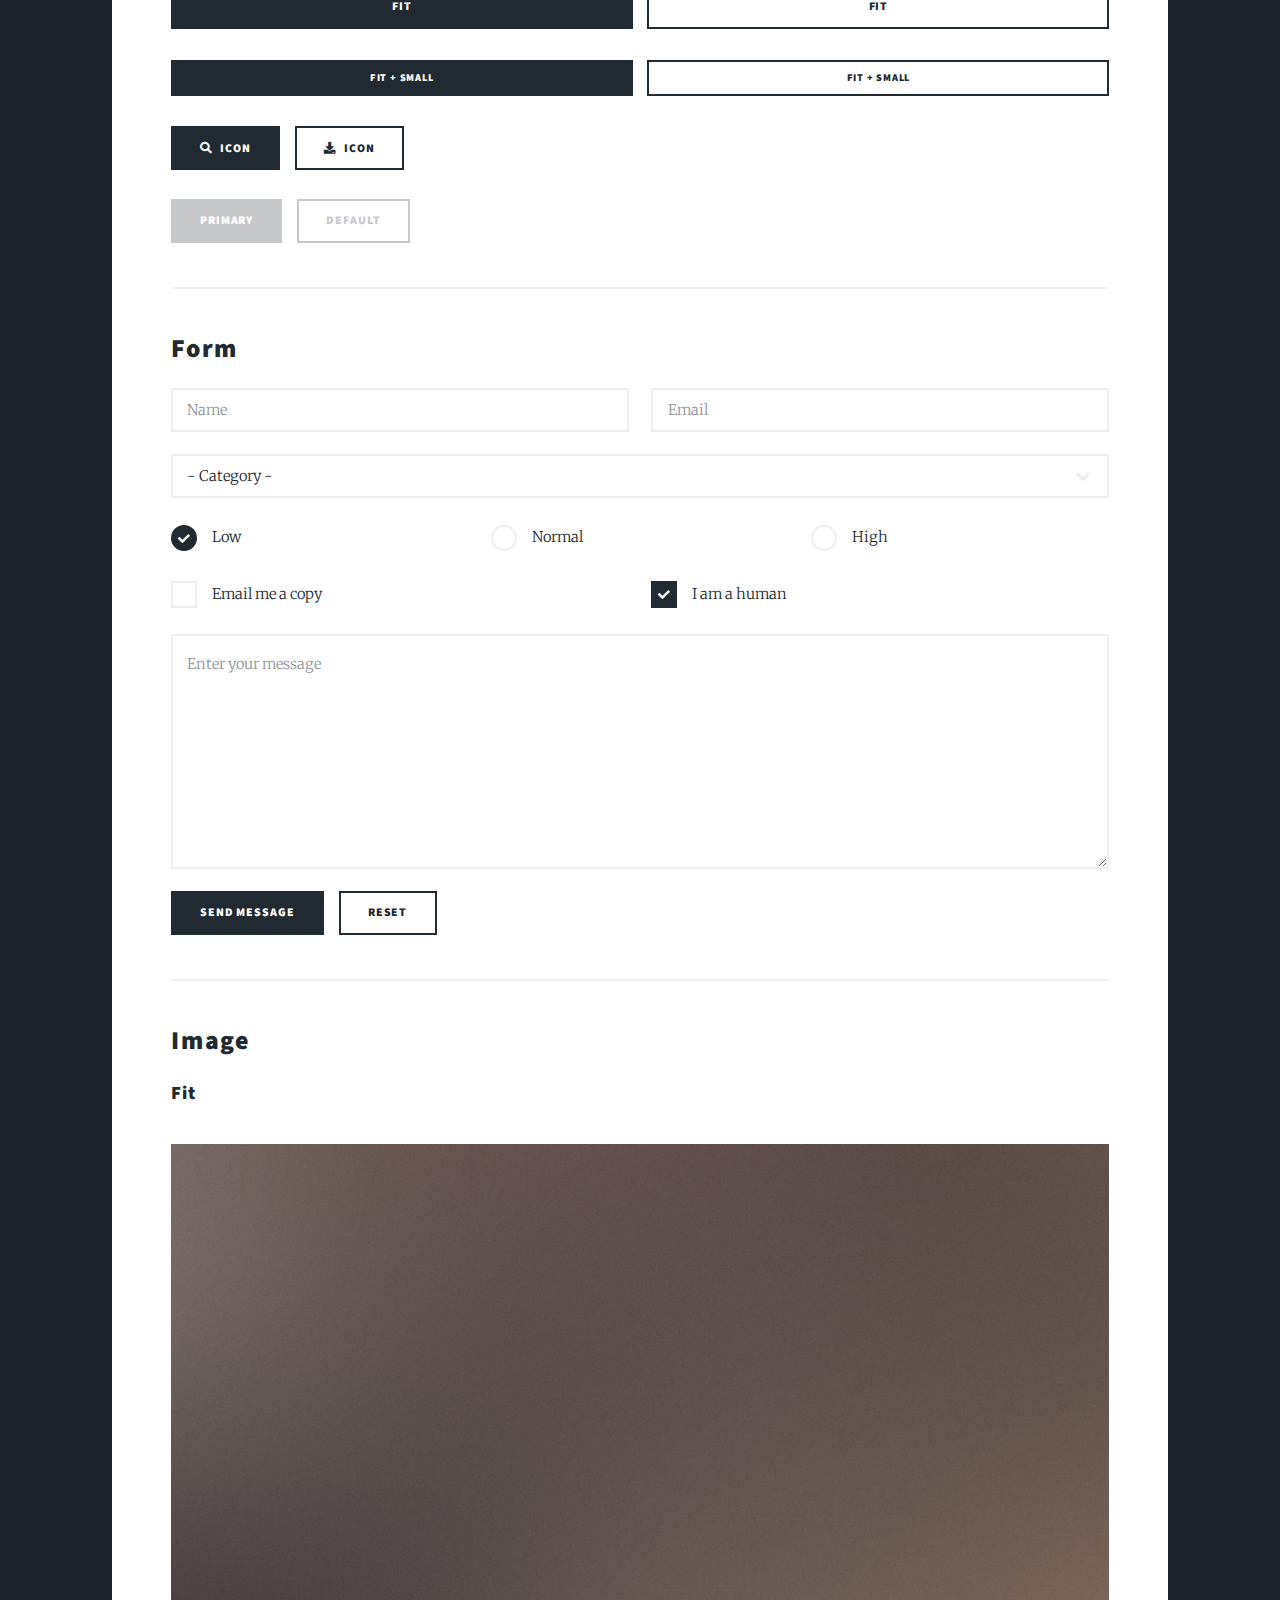
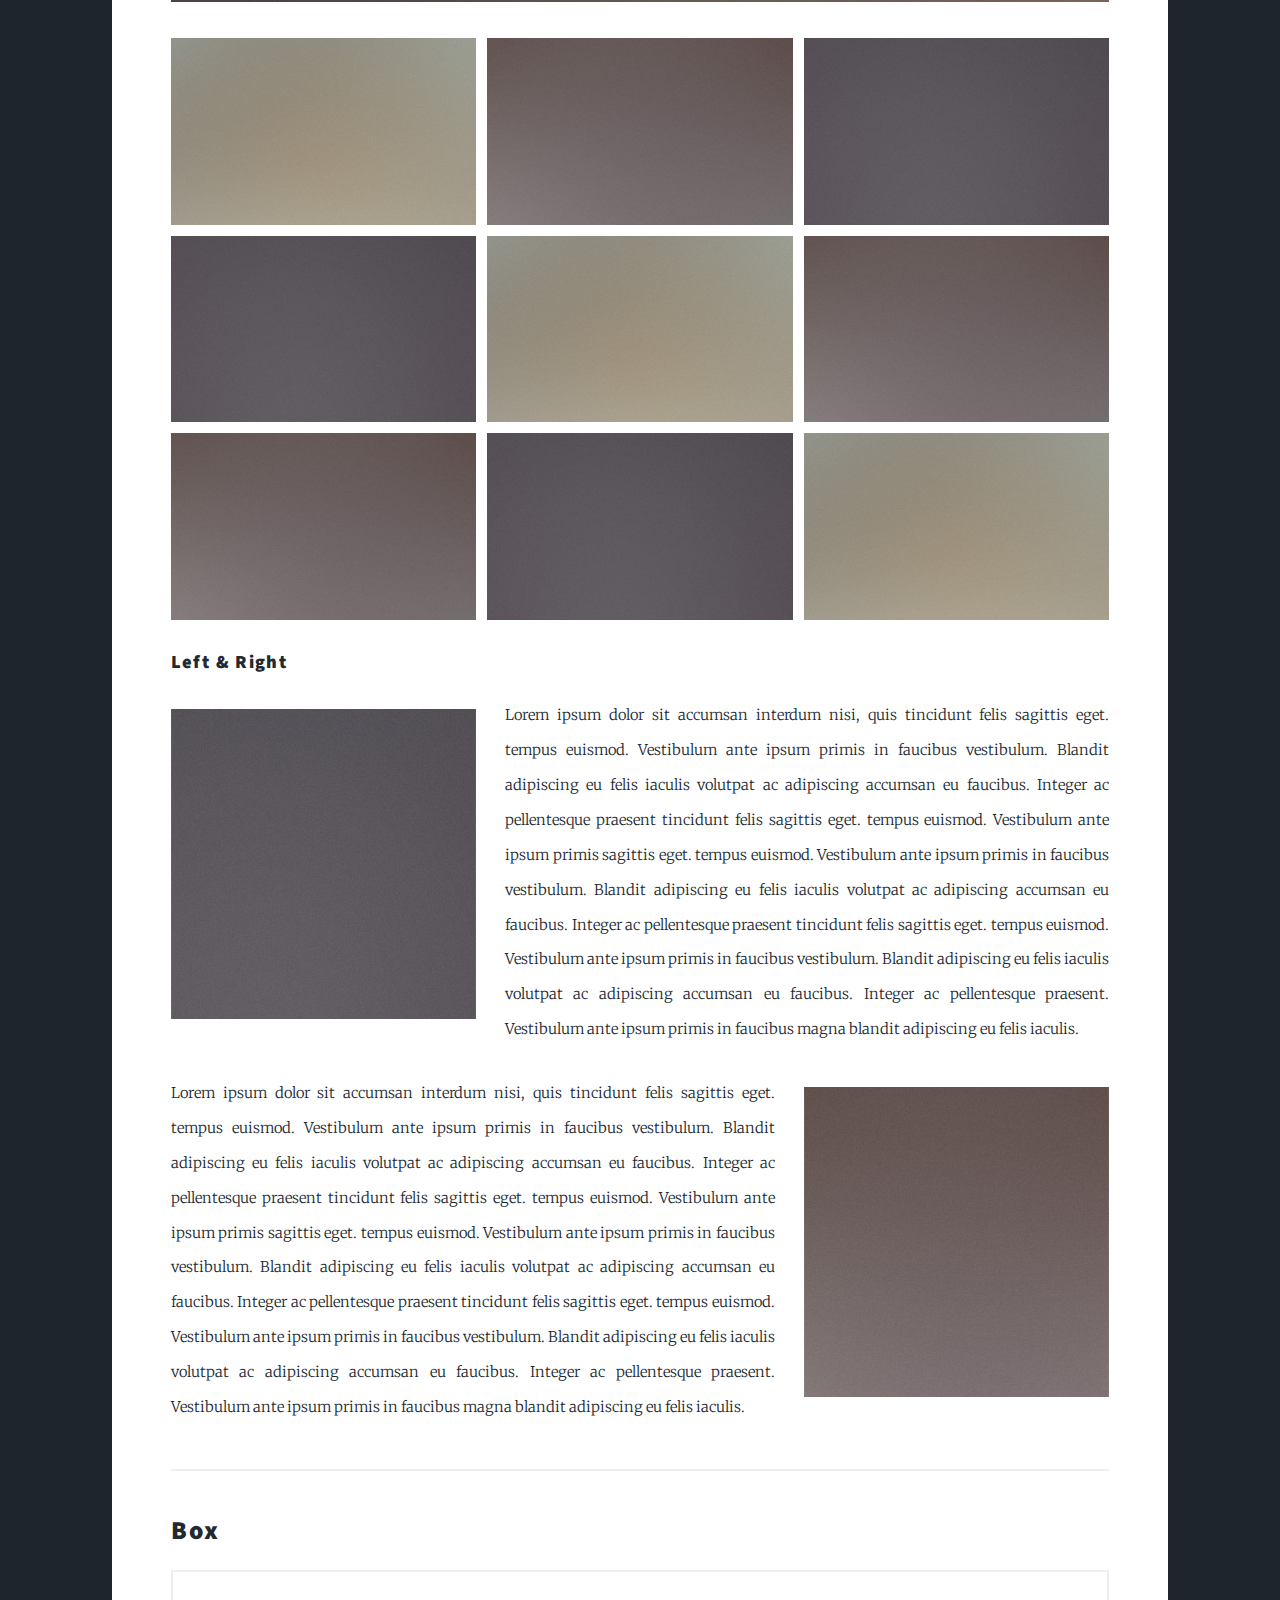
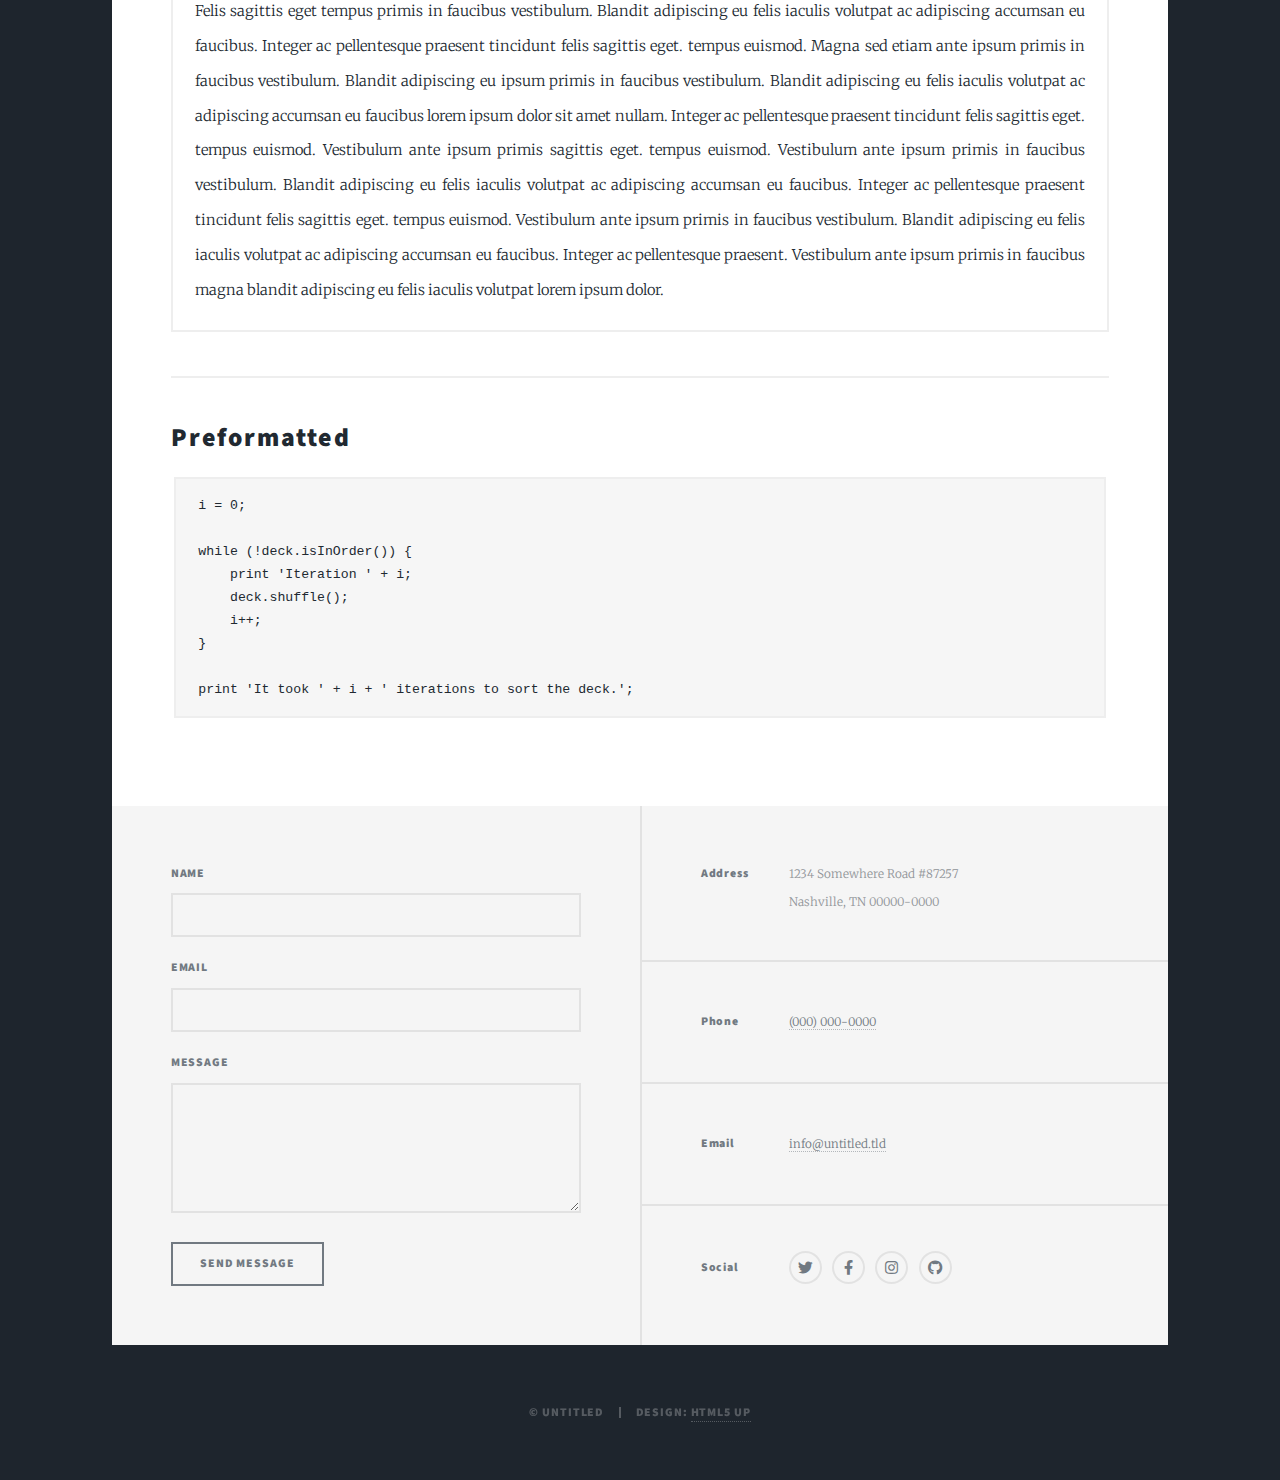
<file: elements.html>
<!DOCTYPE HTML>
<!--
	Massively by HTML5 UP
	html5up.net | @ajlkn
	Free for personal and commercial use under the CCA 3.0 license (html5up.net/license)
-->
<html>
	<head>
		<title>Elements Reference - Massively by HTML5 UP</title>
		<meta charset="utf-8" />
		<meta name="viewport" content="width=device-width, initial-scale=1, user-scalable=no" />
		<link rel="stylesheet" href="assets/css/main.css" />
		<noscript><link rel="stylesheet" href="assets/css/noscript.css" /></noscript>
	</head>
	<body class="is-preload">

		<!-- Wrapper -->
			<div id="wrapper">

				<!-- Header -->
					<header id="header">
						<a href="index.html" class="logo">Massively</a>
					</header>

				<!-- Nav -->
					<nav id="nav">
						<ul class="links">
							<li><a href="index.html">This is Massively</a></li>
							<li><a href="generic.html">Generic Page</a></li>
							<li class="active"><a href="elements.html">Elements Reference</a></li>
						</ul>
						<ul class="icons">
							<li><a href="#" class="icon brands fa-twitter"><span class="label">Twitter</span></a></li>
							<li><a href="#" class="icon brands fa-facebook-f"><span class="label">Facebook</span></a></li>
							<li><a href="#" class="icon brands fa-instagram"><span class="label">Instagram</span></a></li>
							<li><a href="#" class="icon brands fa-github"><span class="label">GitHub</span></a></li>
						</ul>
					</nav>

				<!-- Main -->
					<div id="main">

						<!-- Post -->
							<section class="post">
								<header class="major">
									<h1>Elements<br />
									Reference</h1>
								</header>

								<!-- Text stuff -->
									<h2>Text</h2>
									<p>This is <b>bold</b> and this is <strong>strong</strong>. This is <i>italic</i> and this is <em>emphasized</em>.
									This is <sup>superscript</sup> text and this is <sub>subscript</sub> text.
									This is <u>underlined</u> and this is code: <code>for (;;) { ... }</code>.
									Finally, this is a <a href="#">link</a>.</p>
									<hr />
									<h2>Heading Level 2</h2>
									<h3>Heading Level 3</h3>
									<h4>Heading Level 4</h4>
									<h5>Heading Level 5</h5>
									<h6>Heading Level 6</h6>
									<hr />
									<header>
										<h2>Heading with a Subtitle</h2>
										<p>Lorem ipsum dolor sit amet nullam id egestas urna aliquam</p>
									</header>
									<p>Nunc lacinia ante nunc ac lobortis. Interdum adipiscing gravida odio porttitor sem non mi integer non faucibus ornare mi ut ante amet placerat aliquet. Volutpat eu sed ante lacinia sapien lorem accumsan varius montes viverra nibh in adipiscing blandit tempus accumsan.</p>
									<header>
										<h3>Heading with a Subtitle</h3>
										<p>Lorem ipsum dolor sit amet nullam id egestas urna aliquam</p>
									</header>
									<p>Nunc lacinia ante nunc ac lobortis. Interdum adipiscing gravida odio porttitor sem non mi integer non faucibus ornare mi ut ante amet placerat aliquet. Volutpat eu sed ante lacinia sapien lorem accumsan varius montes viverra nibh in adipiscing blandit tempus accumsan.</p>
									<header>
										<h4>Heading with a Subtitle</h4>
										<p>Lorem ipsum dolor sit amet nullam id egestas urna aliquam</p>
									</header>
									<p>Nunc lacinia ante nunc ac lobortis. Interdum adipiscing gravida odio porttitor sem non mi integer non faucibus ornare mi ut ante amet placerat aliquet. Volutpat eu sed ante lacinia sapien lorem accumsan varius montes viverra nibh in adipiscing blandit tempus accumsan.</p>

									<hr />

								<!-- Lists -->
									<h2>Lists</h2>
									<div class="row">
										<div class="col-6 col-12-small">

											<h3>Unordered</h3>
											<ul>
												<li>Dolor pulvinar etiam.</li>
												<li>Sagittis lorem eleifend.</li>
												<li>Felis feugiat dolore viverra.</li>
												<li>Dolor pulvinar etiam.</li>
											</ul>

											<h3>Alternate</h3>
											<ul class="alt">
												<li>Dolor pulvinar etiam etiam.</li>
												<li>Sagittis adipiscing eleifend.</li>
												<li>Felis enim dolore viverra.</li>
												<li>Dolor pulvinar etiam etiam.</li>
											</ul>

										</div>
										<div class="col-6 col-12-small">

											<h3>Ordered</h3>
											<ol>
												<li>Dolor pulvinar etiam.</li>
												<li>Etiam vel felis at viverra.</li>
												<li>Felis enim feugiat magna.</li>
												<li>Etiam vel felis nullam.</li>
												<li>Felis enim et tempus.</li>
											</ol>

											<h3>Icons</h3>
											<ul class="icons">
												<li><a href="#" class="icon brands fa-twitter"><span class="label">Twitter</span></a></li>
												<li><a href="#" class="icon brands fa-facebook-f"><span class="label">Facebook</span></a></li>
												<li><a href="#" class="icon brands fa-instagram"><span class="label">Instagram</span></a></li>
												<li><a href="#" class="icon brands fa-github"><span class="label">Github</span></a></li>
												<li><a href="#" class="icon brands fa-dribbble"><span class="label">Dribbble</span></a></li>
											</ul>
											<ul class="icons alt">
												<li><a href="#" class="icon brands alt fa-twitter"><span class="label">Twitter</span></a></li>
												<li><a href="#" class="icon brands alt fa-facebook-f"><span class="label">Facebook</span></a></li>
												<li><a href="#" class="icon brands alt fa-instagram"><span class="label">Instagram</span></a></li>
												<li><a href="#" class="icon brands alt fa-github"><span class="label">Github</span></a></li>
												<li><a href="#" class="icon brands alt fa-dribbble"><span class="label">Dribbble</span></a></li>
											</ul>

										</div>
									</div>
									<h3>Definition</h3>
									<dl>
										<dt>Item 1</dt>
										<dd>
											<p>Lorem ipsum dolor vestibulum ante ipsum primis in faucibus vestibulum. Blandit adipiscing eu felis iaculis volutpat ac adipiscing accumsan eu faucibus. Integer ac pellentesque praesent.</p>
										</dd>
										<dt>Item 2</dt>
										<dd>
											<p>Lorem ipsum dolor vestibulum ante ipsum primis in faucibus vestibulum. Blandit adipiscing eu felis iaculis volutpat ac adipiscing accumsan eu faucibus. Integer ac pellentesque praesent.</p>
										</dd>
										<dt>Item 3</dt>
										<dd>
											<p>Lorem ipsum dolor vestibulum ante ipsum primis in faucibus vestibulum. Blandit adipiscing eu felis iaculis volutpat ac adipiscing accumsan eu faucibus. Integer ac pellentesque praesent.</p>
										</dd>
									</dl>

									<h3>Actions</h3>
									<ul class="actions">
										<li><a href="#" class="button primary">Primary</a></li>
										<li><a href="#" class="button">Default</a></li>
									</ul>
									<ul class="actions small">
										<li><a href="#" class="button primary small">Small</a></li>
										<li><a href="#" class="button small">Small</a></li>
									</ul>
									<div class="row">
										<div class="col-6 col-12-small">
											<ul class="actions stacked">
												<li><a href="#" class="button primary">Default</a></li>
												<li><a href="#" class="button">Default</a></li>
											</ul>
										</div>
										<div class="col-6 col-12-small">
											<ul class="actions stacked">
												<li><a href="#" class="button primary small">Small</a></li>
												<li><a href="#" class="button small">Small</a></li>
											</ul>
										</div>
									</div>
									<div class="row">
										<div class="col-6 col-12-small">
											<ul class="actions stacked">
												<li><a href="#" class="button primary fit">Default</a></li>
												<li><a href="#" class="button fit">Default</a></li>
											</ul>
										</div>
										<div class="col-6 col-12-small">
											<ul class="actions stacked">
												<li><a href="#" class="button primary small fit">Small</a></li>
												<li><a href="#" class="button small fit">Small</a></li>
											</ul>
										</div>
									</div>

									<hr />

								<!-- Blockquote -->
									<h2>Blockquote</h2>
									<blockquote>Fringilla nisl. Donec accumsan interdum nisi, quis tincidunt felis sagittis eget tempus euismod. Vestibulum ante ipsum primis in faucibus vestibulum. Blandit adipiscing eu felis iaculis volutpat ac adipiscing accumsan faucibus. Vestibulum ante ipsum primis in faucibus vestibulum. Blandit adipiscing eu felis.</blockquote>

									<hr />

								<!-- Table -->
									<h2>Table</h2>

									<h3>Default</h3>
									<div class="table-wrapper">
										<table>
											<thead>
												<tr>
													<th>Name</th>
													<th>Description</th>
													<th>Price</th>
												</tr>
											</thead>
											<tbody>
												<tr>
													<td>Item 1</td>
													<td>Ante turpis integer aliquet porttitor.</td>
													<td>29.99</td>
												</tr>
												<tr>
													<td>Item 2</td>
													<td>Vis ac commodo adipiscing arcu aliquet.</td>
													<td>19.99</td>
												</tr>
												<tr>
													<td>Item 3</td>
													<td> Morbi faucibus arcu accumsan lorem.</td>
													<td>29.99</td>
												</tr>
												<tr>
													<td>Item 4</td>
													<td>Vitae integer tempus condimentum.</td>
													<td>19.99</td>
												</tr>
												<tr>
													<td>Item 5</td>
													<td>Ante turpis integer aliquet porttitor.</td>
													<td>29.99</td>
												</tr>
											</tbody>
											<tfoot>
												<tr>
													<td colspan="2"></td>
													<td>100.00</td>
												</tr>
											</tfoot>
										</table>
									</div>

									<h3>Alternate</h3>
									<div class="table-wrapper">
										<table class="alt">
											<thead>
												<tr>
													<th>Name</th>
													<th>Description</th>
													<th>Price</th>
												</tr>
											</thead>
											<tbody>
												<tr>
													<td>Item 1</td>
													<td>Ante turpis integer aliquet porttitor.</td>
													<td>29.99</td>
												</tr>
												<tr>
													<td>Item 2</td>
													<td>Vis ac commodo adipiscing arcu aliquet.</td>
													<td>19.99</td>
												</tr>
												<tr>
													<td>Item 3</td>
													<td> Morbi faucibus arcu accumsan lorem.</td>
													<td>29.99</td>
												</tr>
												<tr>
													<td>Item 4</td>
													<td>Vitae integer tempus condimentum.</td>
													<td>19.99</td>
												</tr>
												<tr>
													<td>Item 5</td>
													<td>Ante turpis integer aliquet porttitor.</td>
													<td>29.99</td>
												</tr>
											</tbody>
											<tfoot>
												<tr>
													<td colspan="2"></td>
													<td>100.00</td>
												</tr>
											</tfoot>
										</table>
									</div>

									<hr />

								<!-- Buttons -->
									<h2>Buttons</h2>
									<ul class="actions">
										<li><a href="#" class="button primary">Primary</a></li>
										<li><a href="#" class="button">Default</a></li>
									</ul>
									<ul class="actions">
										<li><a href="#" class="button primary large">Large</a></li>
										<li><a href="#" class="button">Default</a></li>
										<li><a href="#" class="button small">Small</a></li>
									</ul>
									<ul class="actions fit">
										<li><a href="#" class="button primary fit">Fit</a></li>
										<li><a href="#" class="button fit">Fit</a></li>
									</ul>
									<ul class="actions fit small">
										<li><a href="#" class="button primary fit small">Fit + Small</a></li>
										<li><a href="#" class="button fit small">Fit + Small</a></li>
									</ul>
									<ul class="actions">
										<li><a href="#" class="button primary icon solid fa-search">Icon</a></li>
										<li><a href="#" class="button icon solid fa-download">Icon</a></li>
									</ul>
									<ul class="actions">
										<li><span class="button primary disabled">Primary</span></li>
										<li><span class="button disabled">Default</span></li>
									</ul>

									<hr />

								<!-- Form -->
									<h2>Form</h2>

									<form method="post" action="#">
										<div class="row gtr-uniform">
											<div class="col-6 col-12-xsmall">
												<input type="text" name="demo-name" id="demo-name" value="" placeholder="Name" />
											</div>
											<div class="col-6 col-12-xsmall">
												<input type="email" name="demo-email" id="demo-email" value="" placeholder="Email" />
											</div>
											<!-- Break -->
											<div class="col-12">
												<select name="demo-category" id="demo-category">
													<option value="">- Category -</option>
													<option value="1">Manufacturing</option>
													<option value="1">Shipping</option>
													<option value="1">Administration</option>
													<option value="1">Human Resources</option>
												</select>
											</div>
											<!-- Break -->
											<div class="col-4 col-12-small">
												<input type="radio" id="demo-priority-low" name="demo-priority" checked>
												<label for="demo-priority-low">Low</label>
											</div>
											<div class="col-4 col-12-small">
												<input type="radio" id="demo-priority-normal" name="demo-priority">
												<label for="demo-priority-normal">Normal</label>
											</div>
											<div class="col-4 col-12-small">
												<input type="radio" id="demo-priority-high" name="demo-priority">
												<label for="demo-priority-high">High</label>
											</div>
											<!-- Break -->
											<div class="col-6 col-12-small">
												<input type="checkbox" id="demo-copy" name="demo-copy">
												<label for="demo-copy">Email me a copy</label>
											</div>
											<div class="col-6 col-12-small">
												<input type="checkbox" id="demo-human" name="demo-human" checked>
												<label for="demo-human">I am a human</label>
											</div>
											<!-- Break -->
											<div class="col-12">
												<textarea name="demo-message" id="demo-message" placeholder="Enter your message" rows="6"></textarea>
											</div>
											<!-- Break -->
											<div class="col-12">
												<ul class="actions">
													<li><input type="submit" value="Send Message" class="primary" /></li>
													<li><input type="reset" value="Reset" /></li>
												</ul>
											</div>
										</div>
									</form>

									<hr />

								<!-- Image -->
									<h2>Image</h2>

									<h3>Fit</h3>
									<span class="image fit"><img src="images/pic01.jpg" alt="" /></span>
									<div class="box alt">
										<div class="row gtr-50 gtr-uniform">
											<div class="col-4"><span class="image fit"><img src="images/pic02.jpg" alt="" /></span></div>
											<div class="col-4"><span class="image fit"><img src="images/pic03.jpg" alt="" /></span></div>
											<div class="col-4"><span class="image fit"><img src="images/pic04.jpg" alt="" /></span></div>
											<!-- Break -->
											<div class="col-4"><span class="image fit"><img src="images/pic04.jpg" alt="" /></span></div>
											<div class="col-4"><span class="image fit"><img src="images/pic02.jpg" alt="" /></span></div>
											<div class="col-4"><span class="image fit"><img src="images/pic03.jpg" alt="" /></span></div>
											<!-- Break -->
											<div class="col-4"><span class="image fit"><img src="images/pic03.jpg" alt="" /></span></div>
											<div class="col-4"><span class="image fit"><img src="images/pic04.jpg" alt="" /></span></div>
											<div class="col-4"><span class="image fit"><img src="images/pic02.jpg" alt="" /></span></div>
										</div>
									</div>

									<h3>Left &amp; Right</h3>
									<p><span class="image left"><img src="images/pic08.jpg" alt="" /></span>Lorem ipsum dolor sit accumsan interdum nisi, quis tincidunt felis sagittis eget. tempus euismod. Vestibulum ante ipsum primis in faucibus vestibulum. Blandit adipiscing eu felis iaculis volutpat ac adipiscing accumsan eu faucibus. Integer ac pellentesque praesent tincidunt felis sagittis eget. tempus euismod. Vestibulum ante ipsum primis sagittis eget. tempus euismod. Vestibulum ante ipsum primis in faucibus vestibulum. Blandit adipiscing eu felis iaculis volutpat ac adipiscing accumsan eu faucibus. Integer ac pellentesque praesent tincidunt felis sagittis eget. tempus euismod. Vestibulum ante ipsum primis in faucibus vestibulum. Blandit adipiscing eu felis iaculis volutpat ac adipiscing accumsan eu faucibus. Integer ac pellentesque praesent. Vestibulum ante ipsum primis in faucibus magna blandit adipiscing eu felis iaculis.</p>
									<p><span class="image right"><img src="images/pic09.jpg" alt="" /></span>Lorem ipsum dolor sit accumsan interdum nisi, quis tincidunt felis sagittis eget. tempus euismod. Vestibulum ante ipsum primis in faucibus vestibulum. Blandit adipiscing eu felis iaculis volutpat ac adipiscing accumsan eu faucibus. Integer ac pellentesque praesent tincidunt felis sagittis eget. tempus euismod. Vestibulum ante ipsum primis sagittis eget. tempus euismod. Vestibulum ante ipsum primis in faucibus vestibulum. Blandit adipiscing eu felis iaculis volutpat ac adipiscing accumsan eu faucibus. Integer ac pellentesque praesent tincidunt felis sagittis eget. tempus euismod. Vestibulum ante ipsum primis in faucibus vestibulum. Blandit adipiscing eu felis iaculis volutpat ac adipiscing accumsan eu faucibus. Integer ac pellentesque praesent. Vestibulum ante ipsum primis in faucibus magna blandit adipiscing eu felis iaculis.</p>

									<hr />

								<!-- Box -->
									<h2>Box</h2>
									<div class="box">
										<p>Felis sagittis eget tempus primis in faucibus vestibulum. Blandit adipiscing eu felis iaculis volutpat ac adipiscing accumsan eu faucibus. Integer ac pellentesque praesent tincidunt felis sagittis eget. tempus euismod. Magna sed etiam ante ipsum primis in faucibus vestibulum. Blandit adipiscing eu ipsum primis in faucibus vestibulum. Blandit adipiscing eu felis iaculis volutpat ac adipiscing accumsan eu faucibus lorem ipsum dolor sit amet nullam. Integer ac pellentesque praesent tincidunt felis sagittis eget. tempus euismod. Vestibulum ante ipsum primis sagittis eget. tempus euismod. Vestibulum ante ipsum primis in faucibus vestibulum. Blandit adipiscing eu felis iaculis volutpat ac adipiscing accumsan eu faucibus. Integer ac pellentesque praesent tincidunt felis sagittis eget. tempus euismod. Vestibulum ante ipsum primis in faucibus vestibulum. Blandit adipiscing eu felis iaculis volutpat ac adipiscing accumsan eu faucibus. Integer ac pellentesque praesent. Vestibulum ante ipsum primis in faucibus magna blandit adipiscing eu felis iaculis volutpat lorem ipsum dolor.</p>
									</div>

									<hr />

								<!-- Preformatted Code -->
									<h2>Preformatted</h2>
									<pre><code>i = 0;

while (!deck.isInOrder()) {
    print 'Iteration ' + i;
    deck.shuffle();
    i++;
}

print 'It took ' + i + ' iterations to sort the deck.';
</code></pre>

							</section>

					</div>

				<!-- Footer -->
					<footer id="footer">
						<section>
							<form method="post" action="#">
								<div class="fields">
									<div class="field">
										<label for="name">Name</label>
										<input type="text" name="name" id="name" />
									</div>
									<div class="field">
										<label for="email">Email</label>
										<input type="text" name="email" id="email" />
									</div>
									<div class="field">
										<label for="message">Message</label>
										<textarea name="message" id="message" rows="3"></textarea>
									</div>
								</div>
								<ul class="actions">
									<li><input type="submit" value="Send Message" /></li>
								</ul>
							</form>
						</section>
						<section class="split contact">
							<section class="alt">
								<h3>Address</h3>
								<p>1234 Somewhere Road #87257<br />
								Nashville, TN 00000-0000</p>
							</section>
							<section>
								<h3>Phone</h3>
								<p><a href="#">(000) 000-0000</a></p>
							</section>
							<section>
								<h3>Email</h3>
								<p><a href="#">info@untitled.tld</a></p>
							</section>
							<section>
								<h3>Social</h3>
								<ul class="icons alt">
									<li><a href="#" class="icon brands alt fa-twitter"><span class="label">Twitter</span></a></li>
									<li><a href="#" class="icon brands alt fa-facebook-f"><span class="label">Facebook</span></a></li>
									<li><a href="#" class="icon brands alt fa-instagram"><span class="label">Instagram</span></a></li>
									<li><a href="#" class="icon brands alt fa-github"><span class="label">GitHub</span></a></li>
								</ul>
							</section>
						</section>
					</footer>

				<!-- Copyright -->
					<div id="copyright">
						<ul><li>&copy; Untitled</li><li>Design: <a href="https://html5up.net">HTML5 UP</a></li></ul>
					</div>

			</div>

		<!-- Scripts -->
			<script src="assets/js/jquery.min.js"></script>
			<script src="assets/js/jquery.scrollex.min.js"></script>
			<script src="assets/js/jquery.scrolly.min.js"></script>
			<script src="assets/js/browser.min.js"></script>
			<script src="assets/js/breakpoints.min.js"></script>
			<script src="assets/js/util.js"></script>
			<script src="assets/js/main.js"></script>

	</body>
</html>
</file>
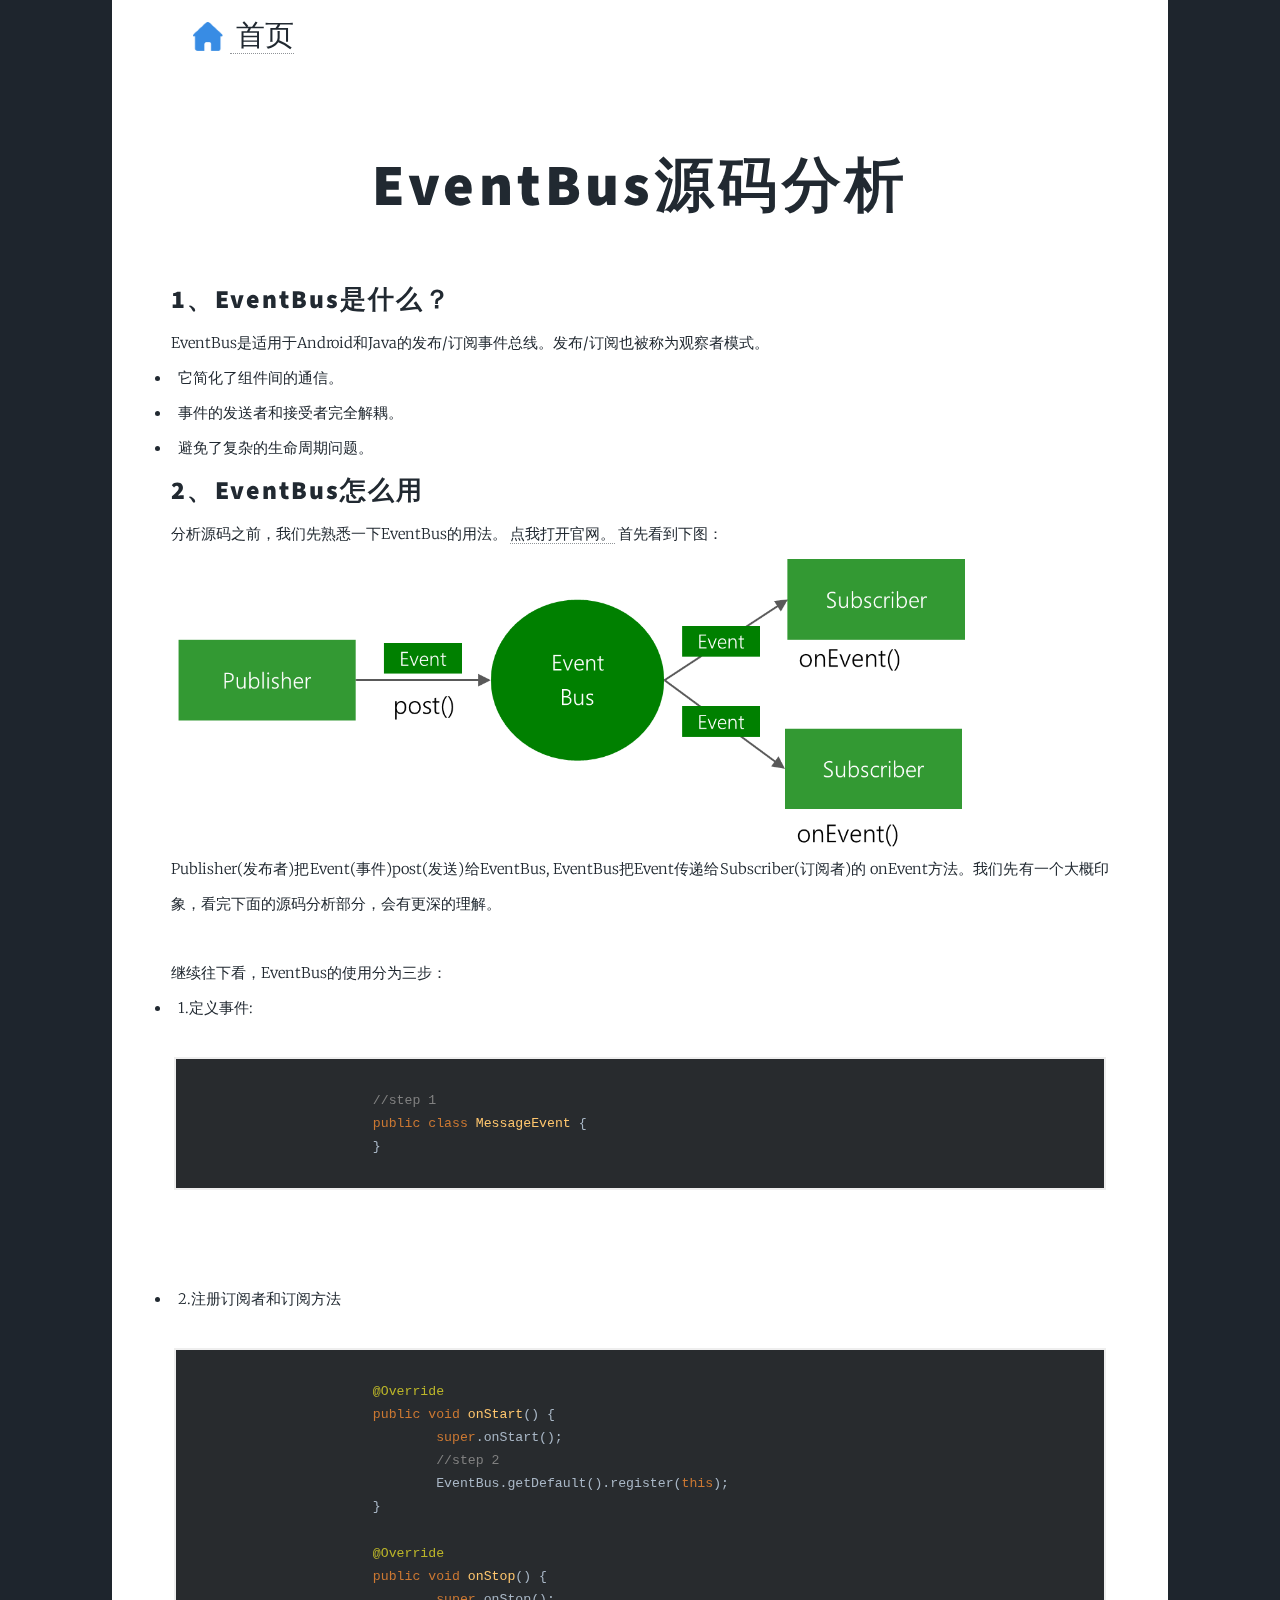
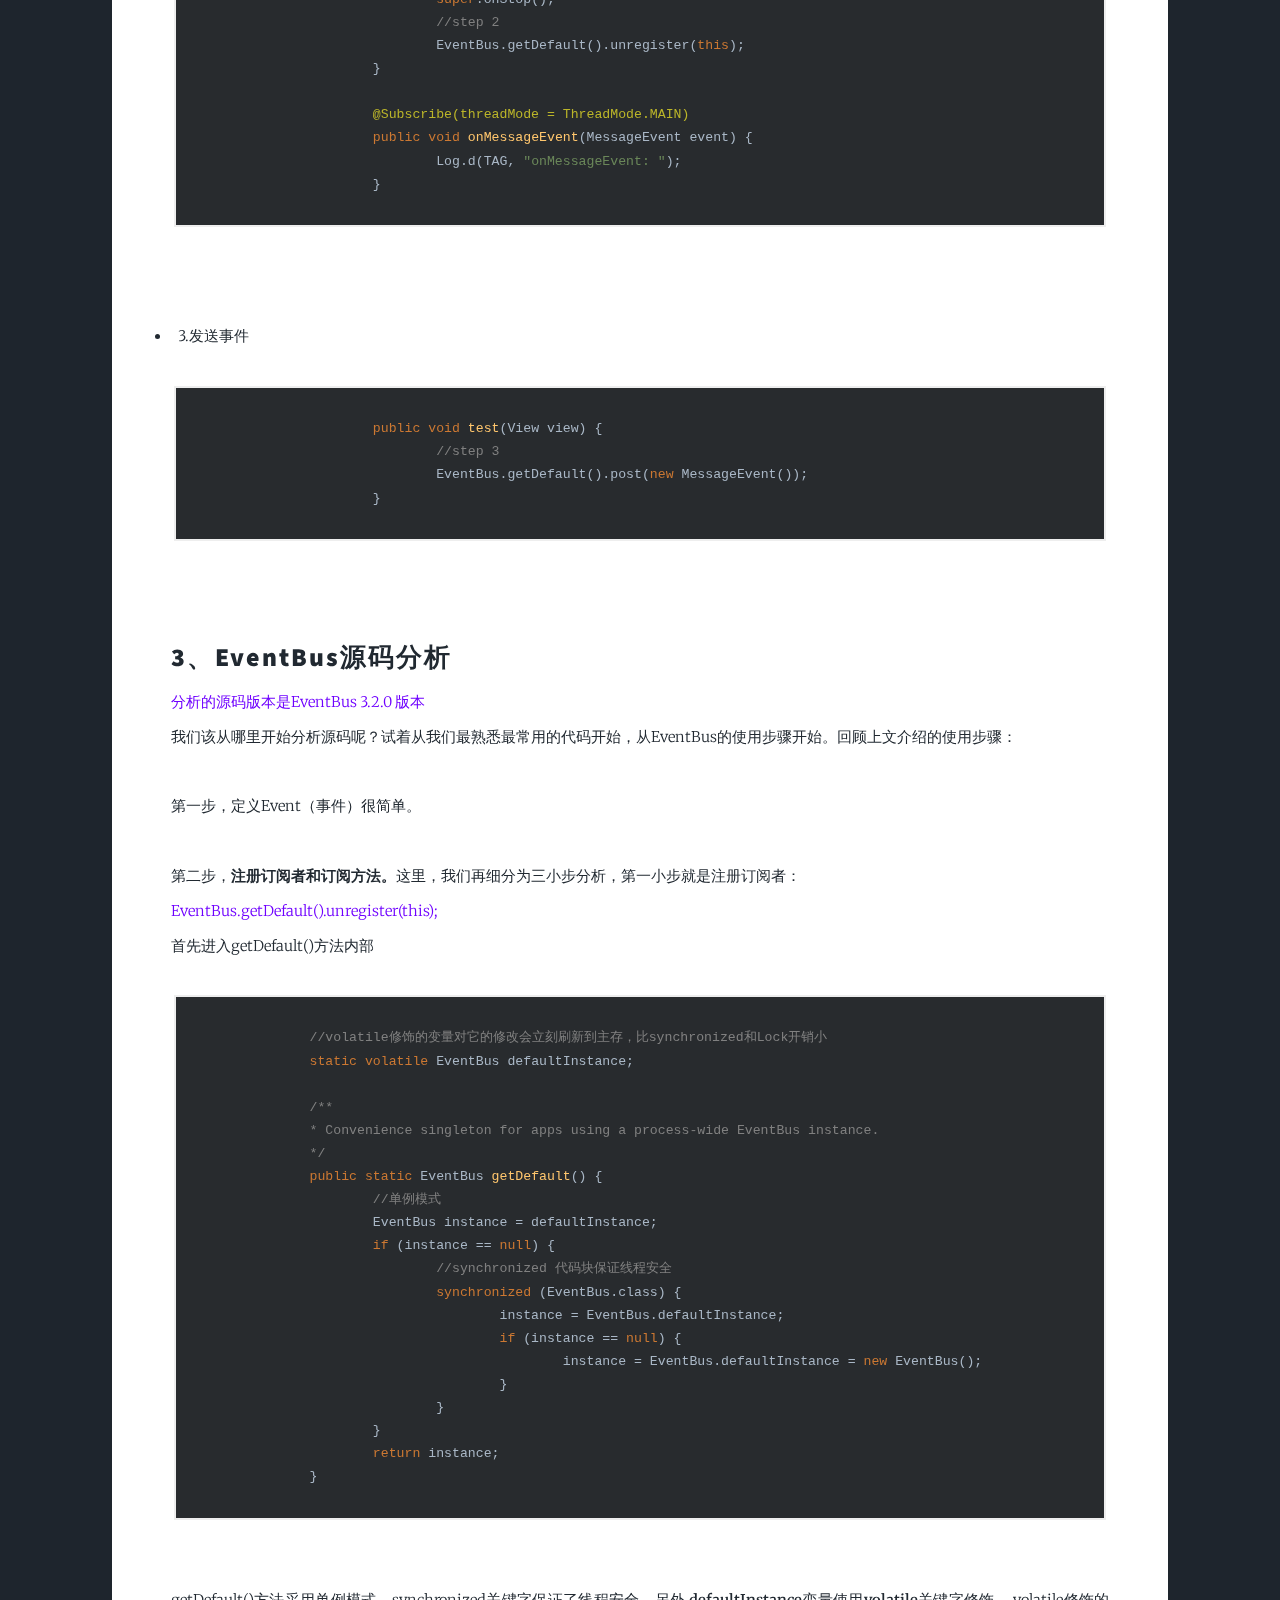
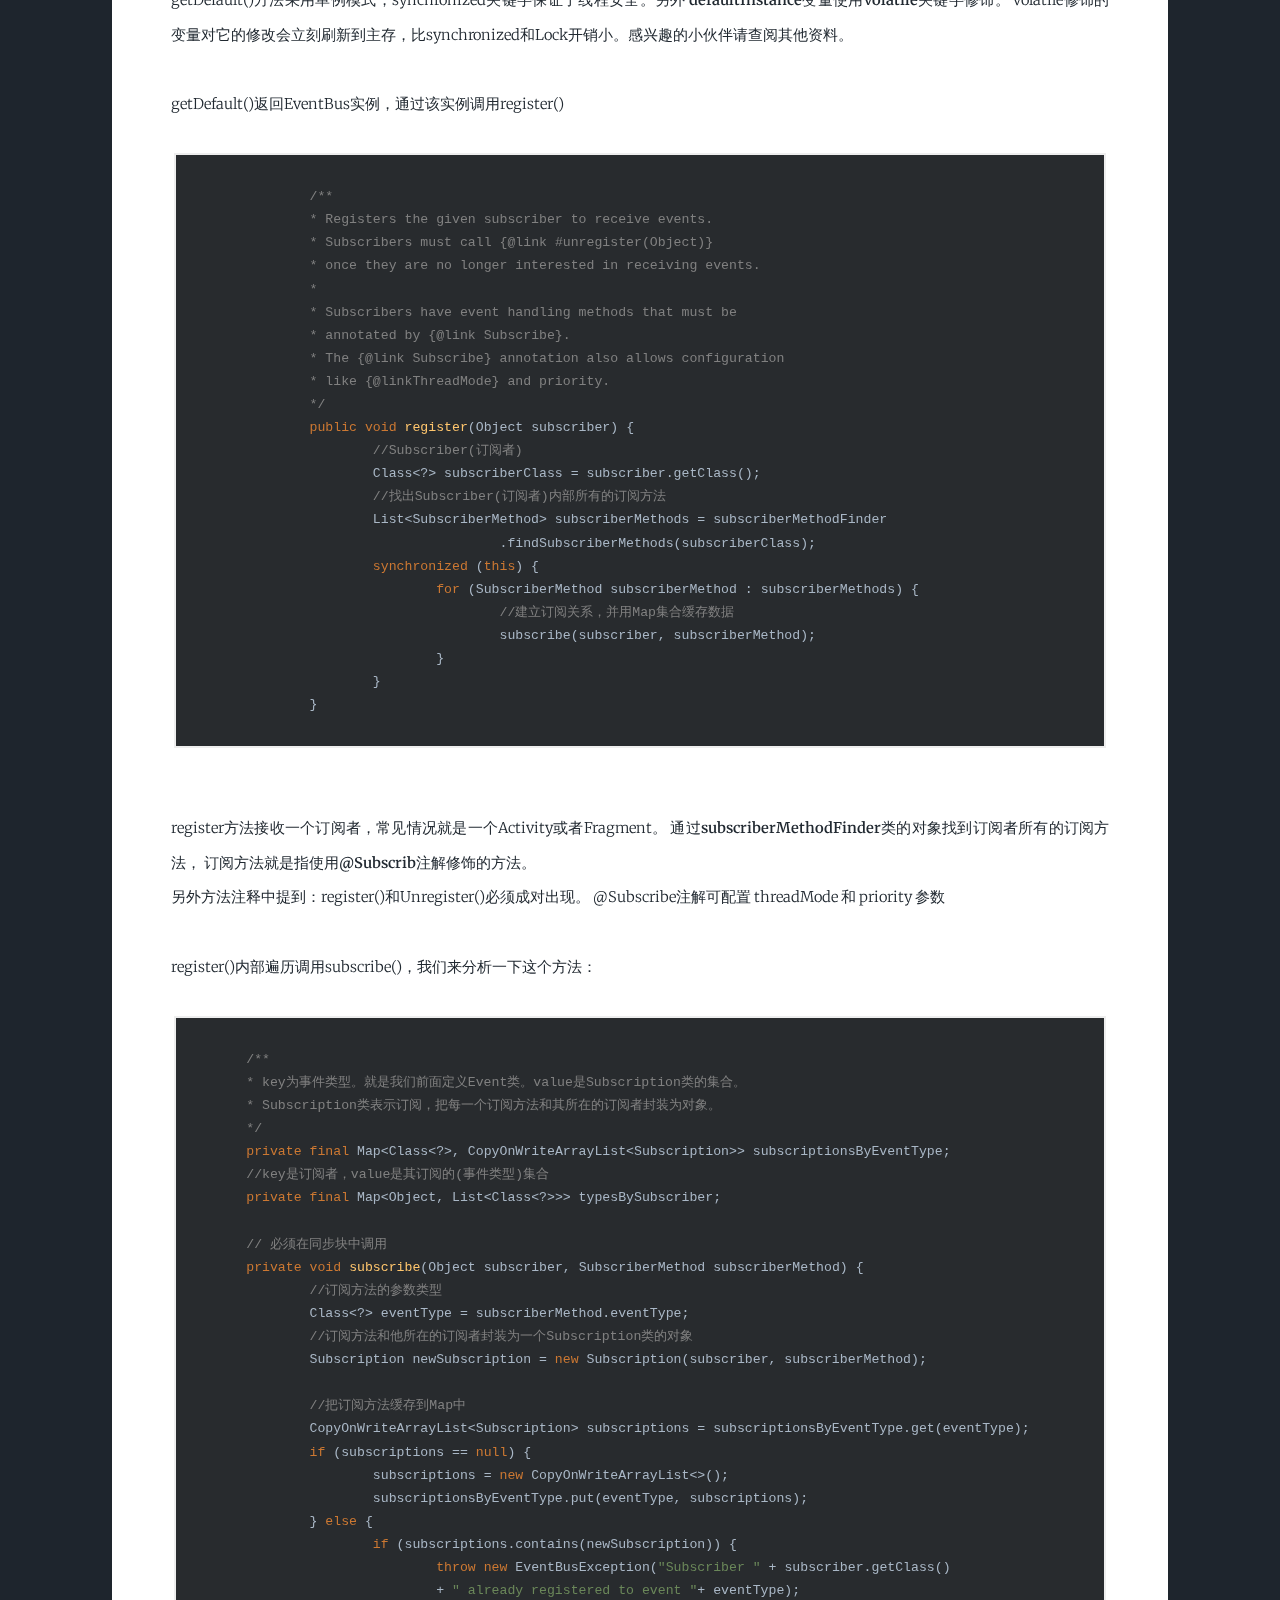
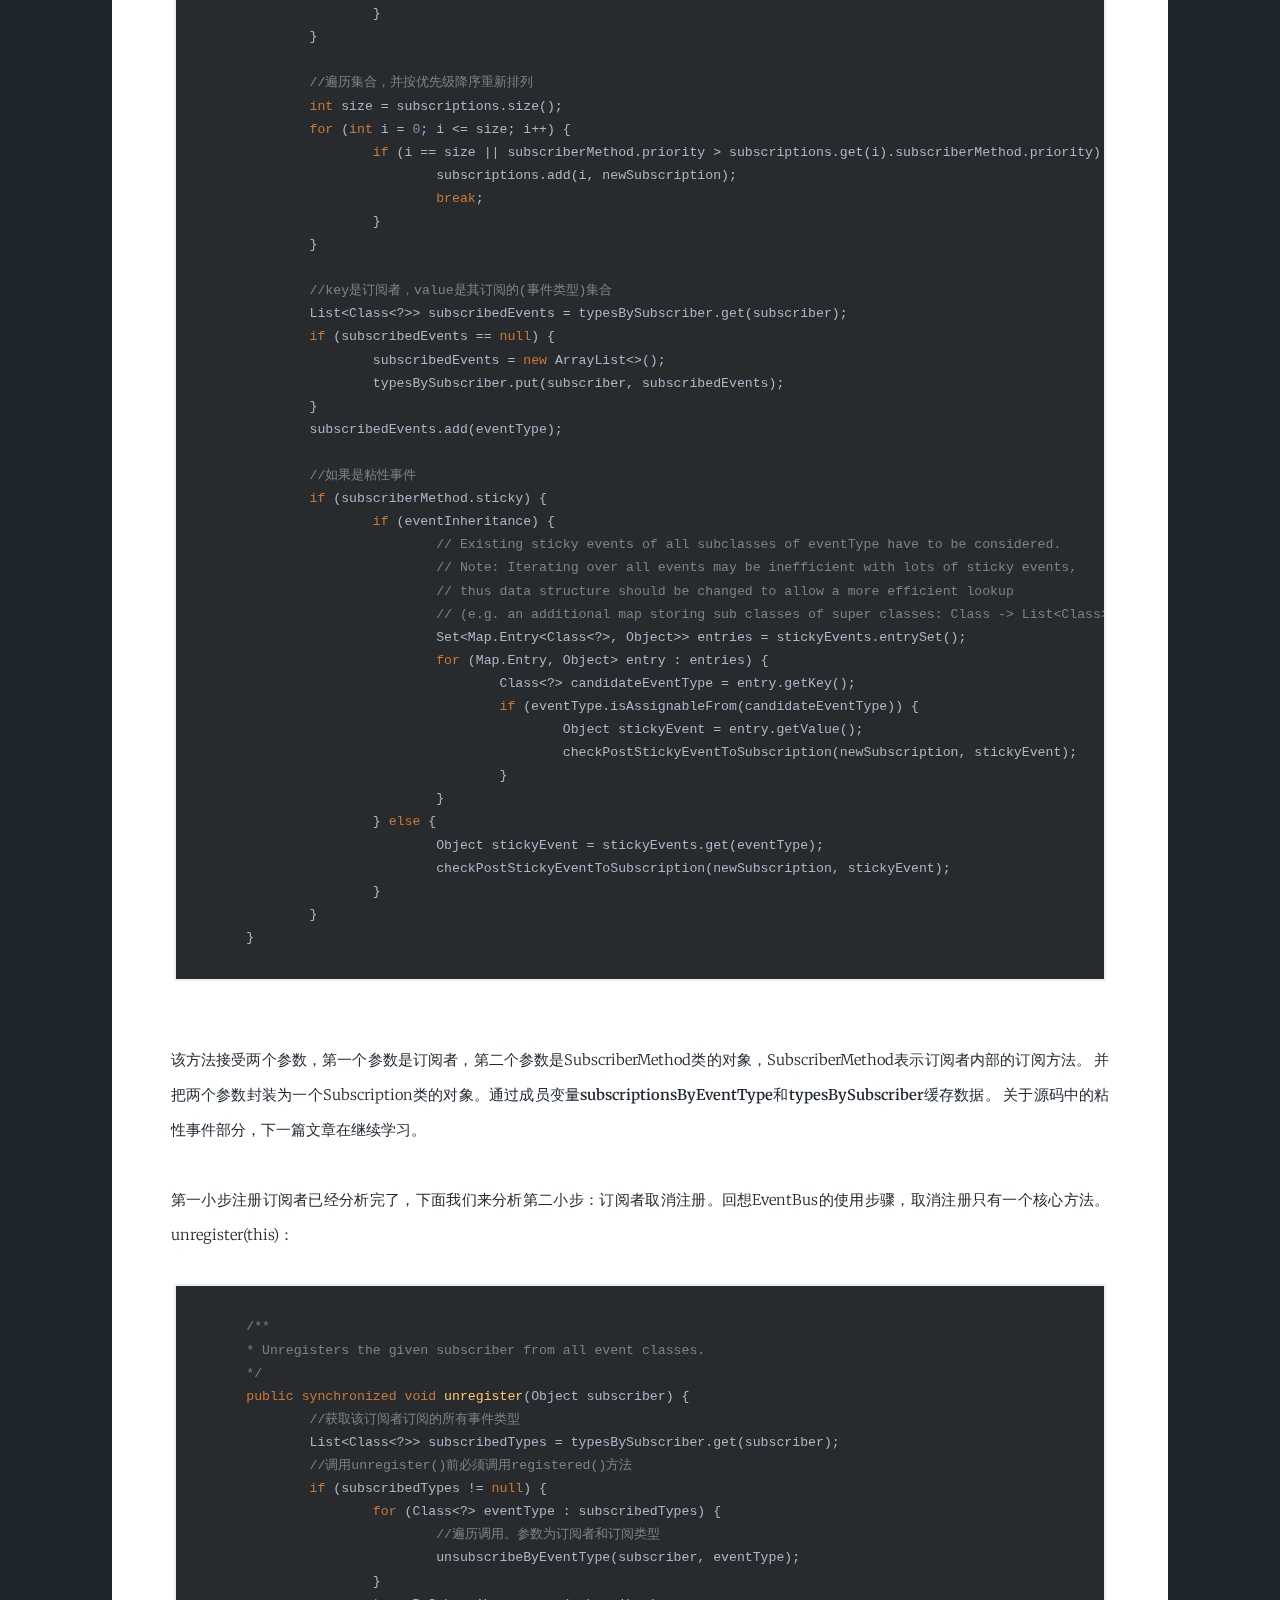
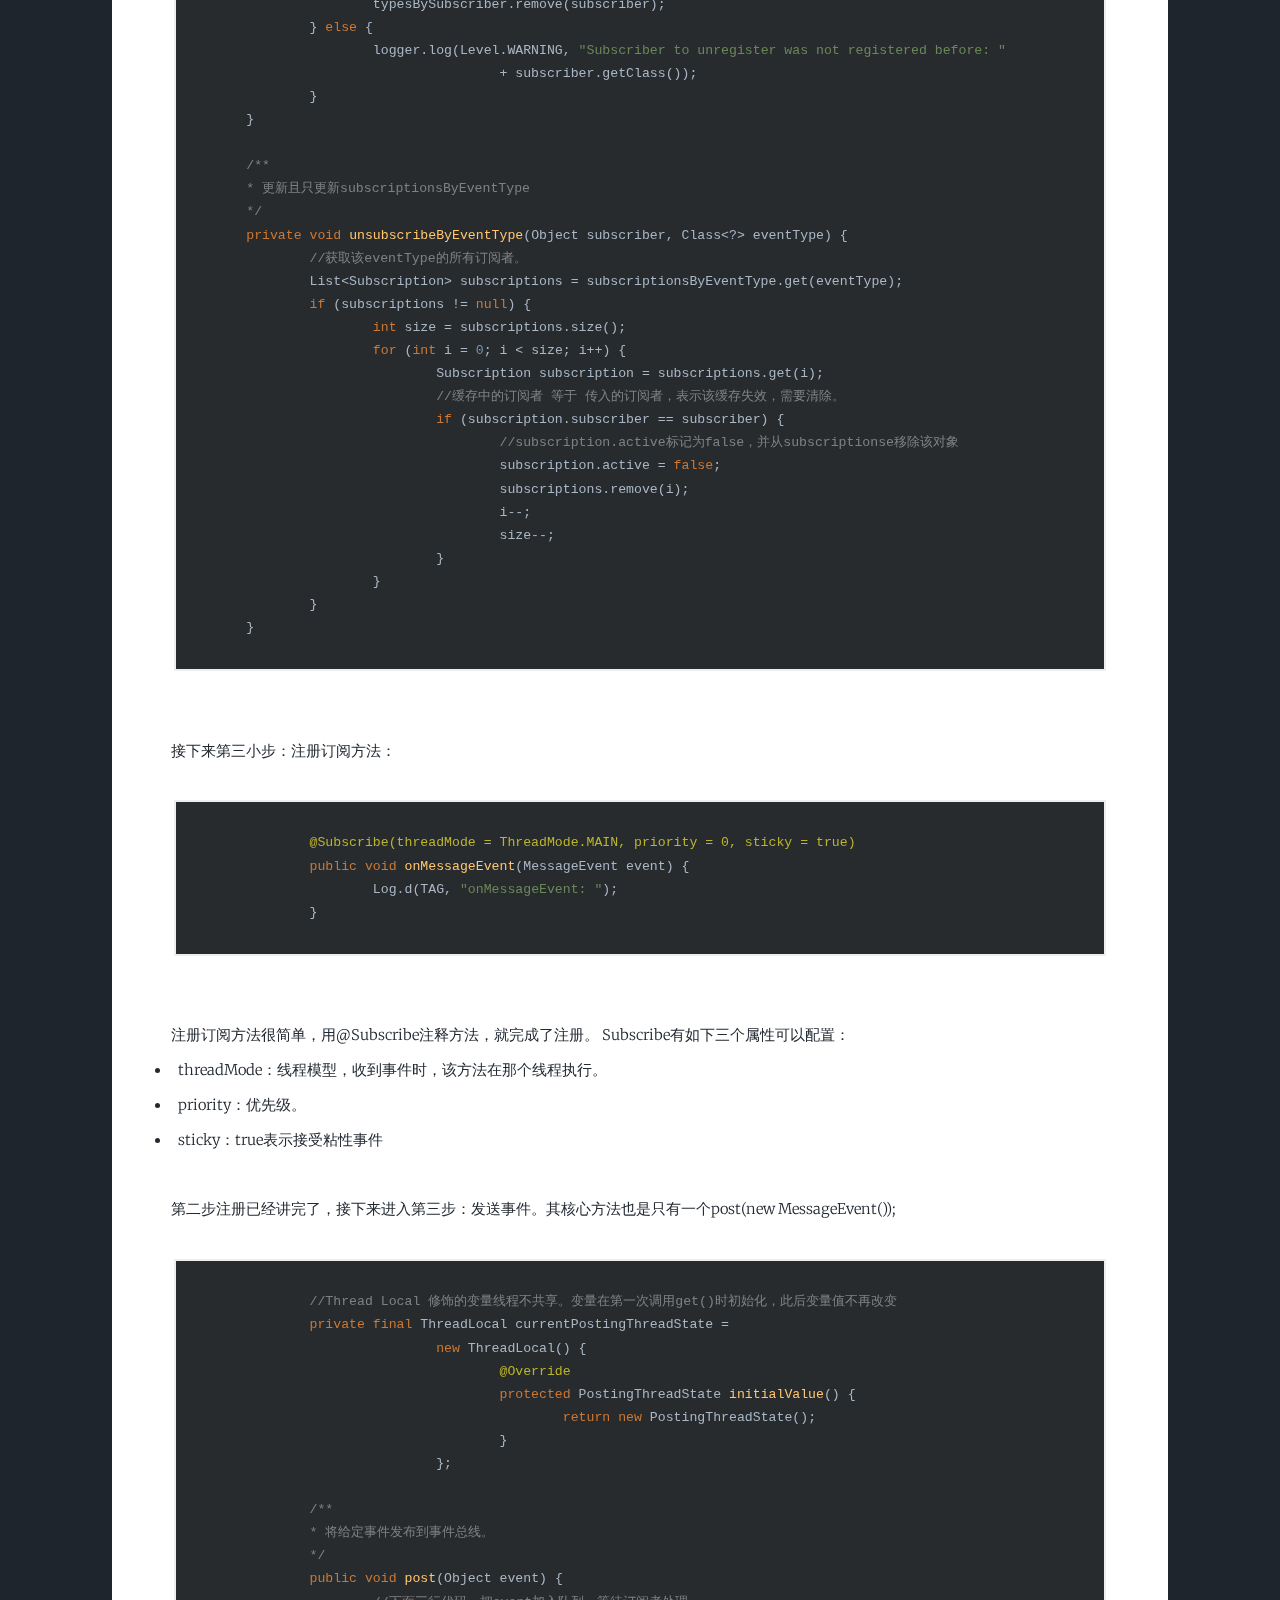
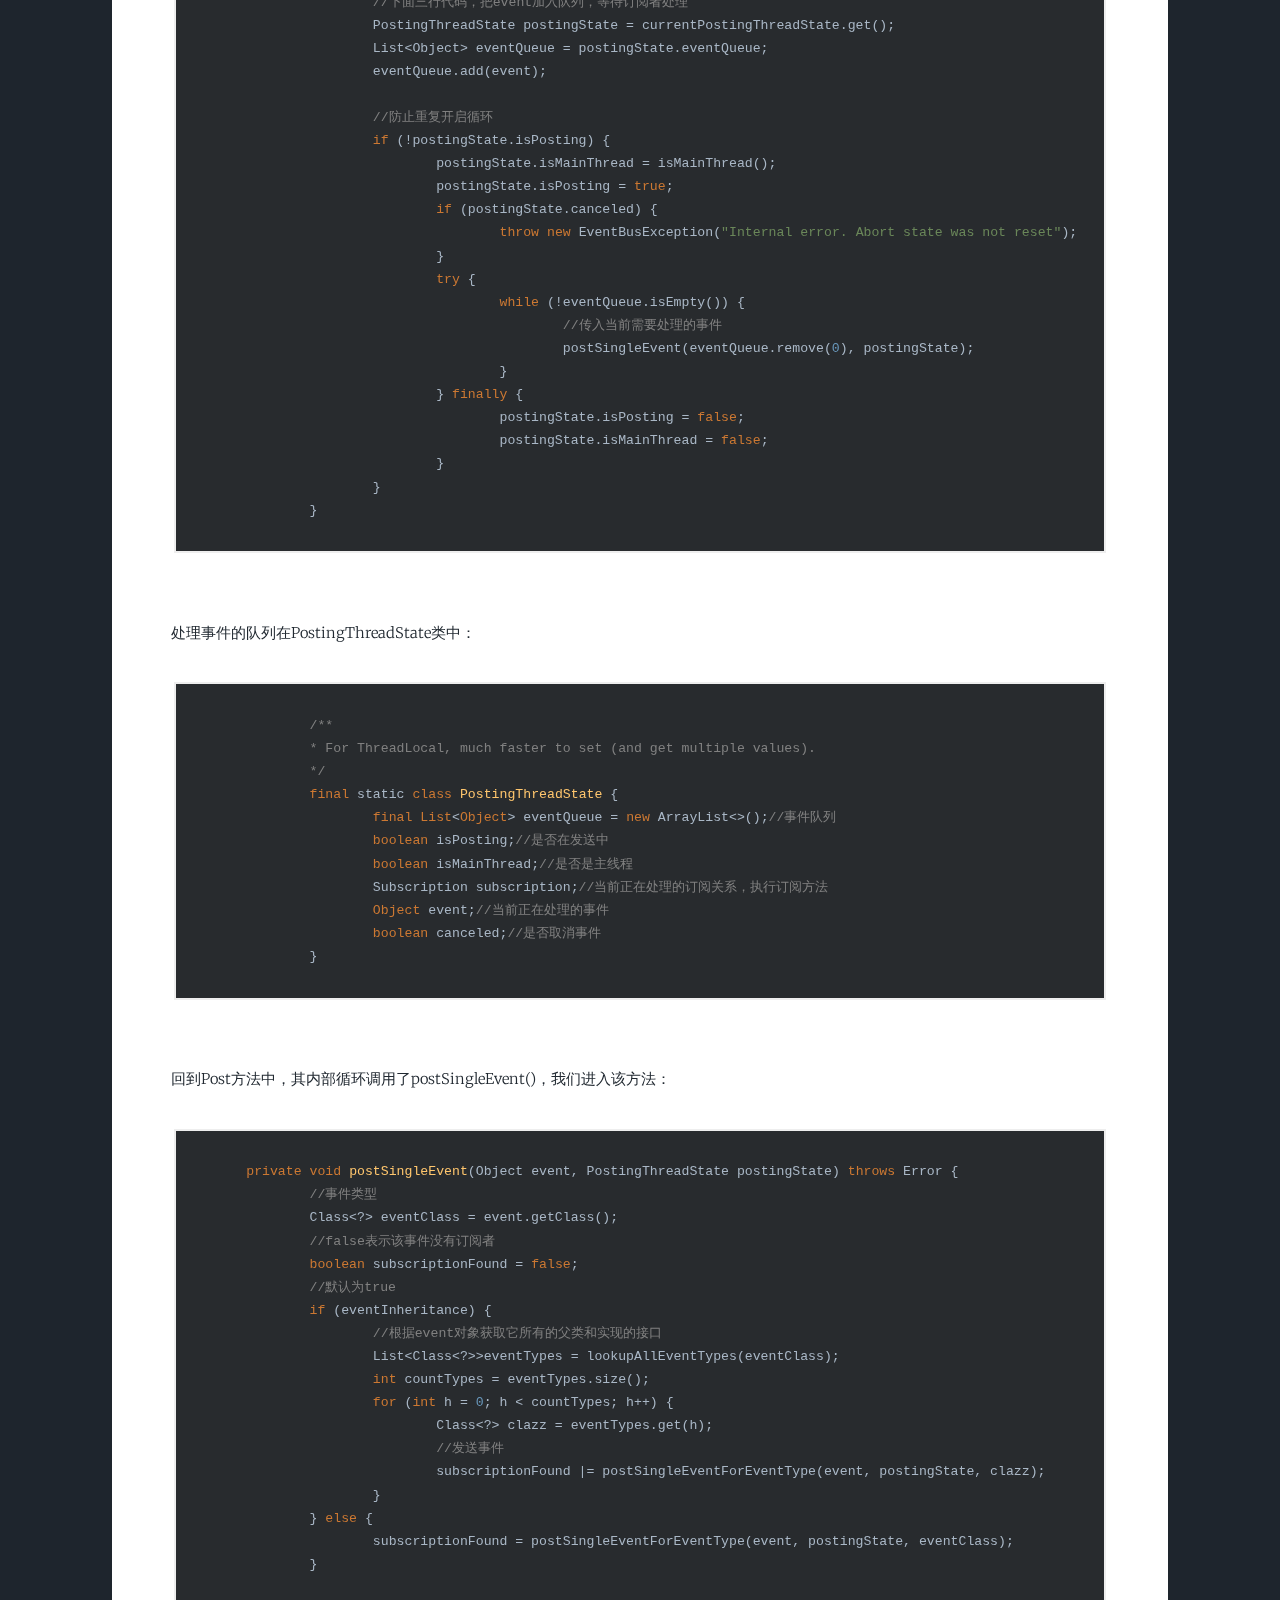
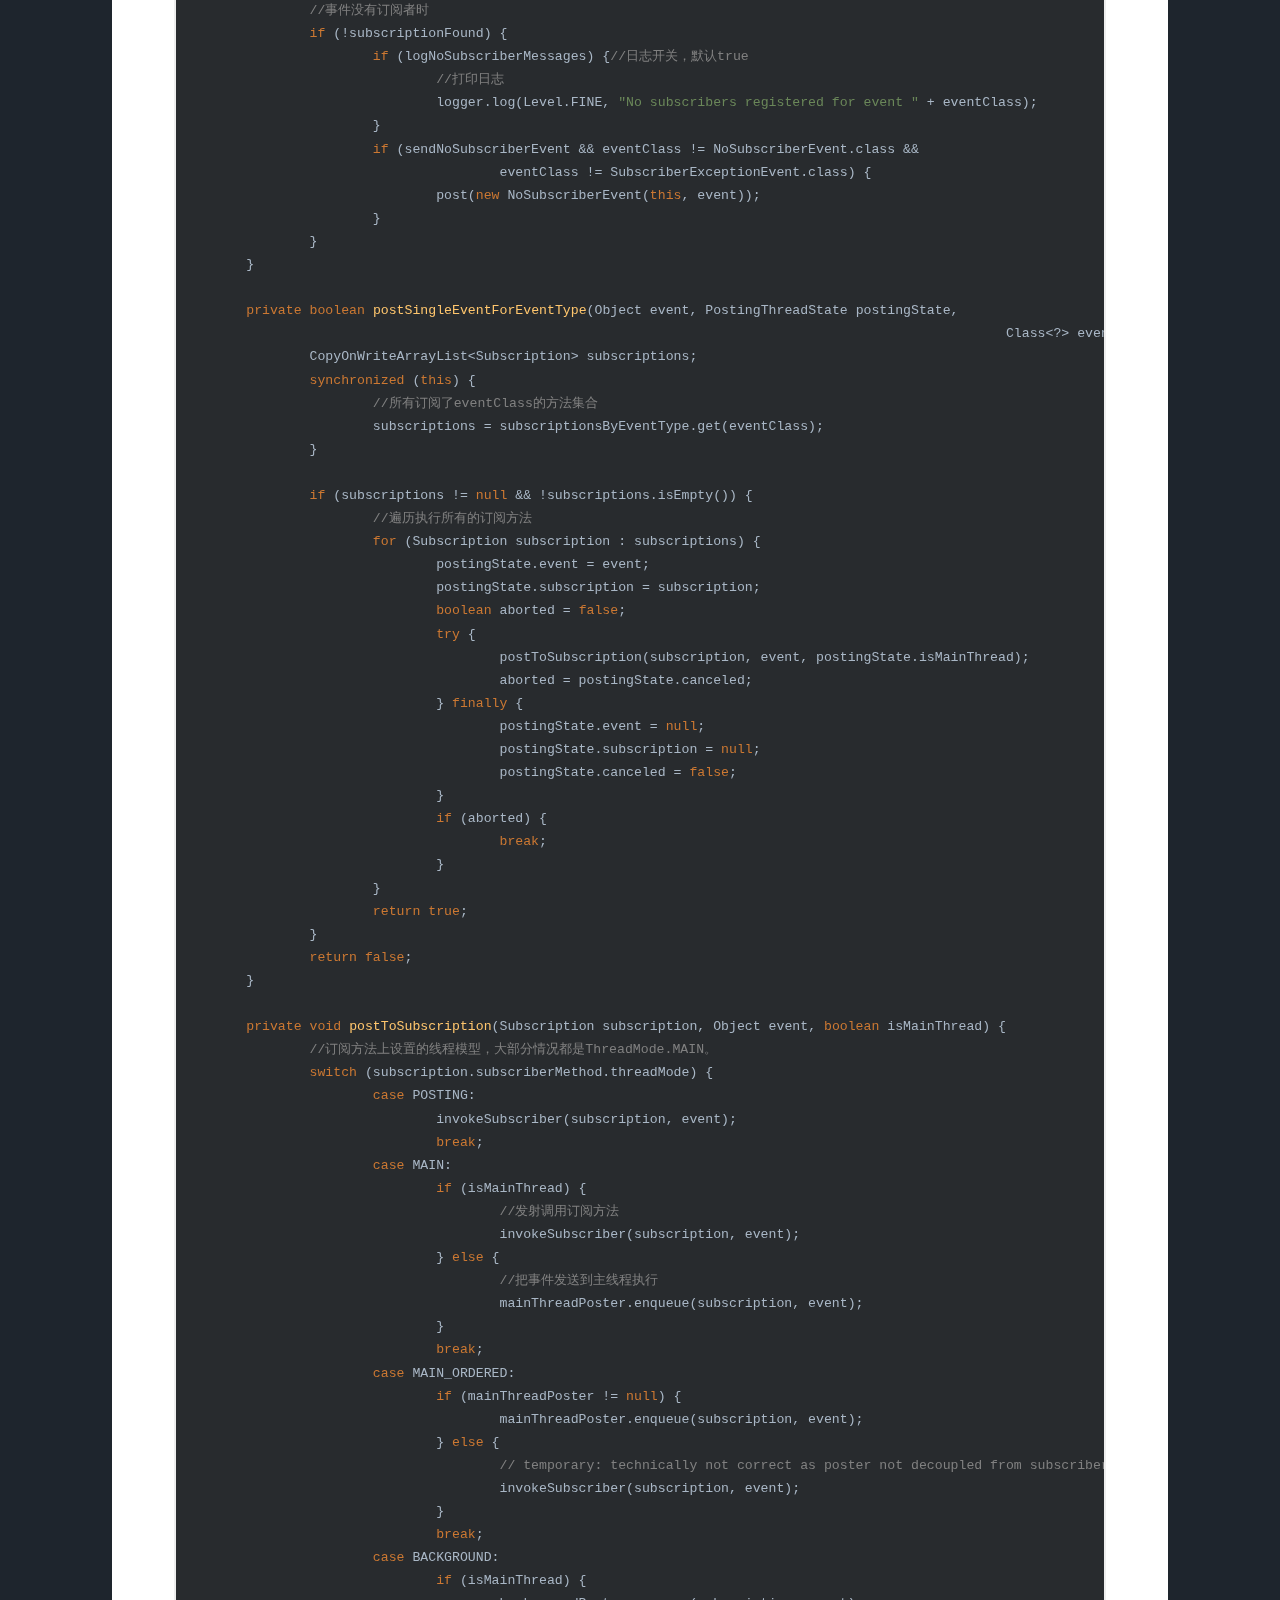
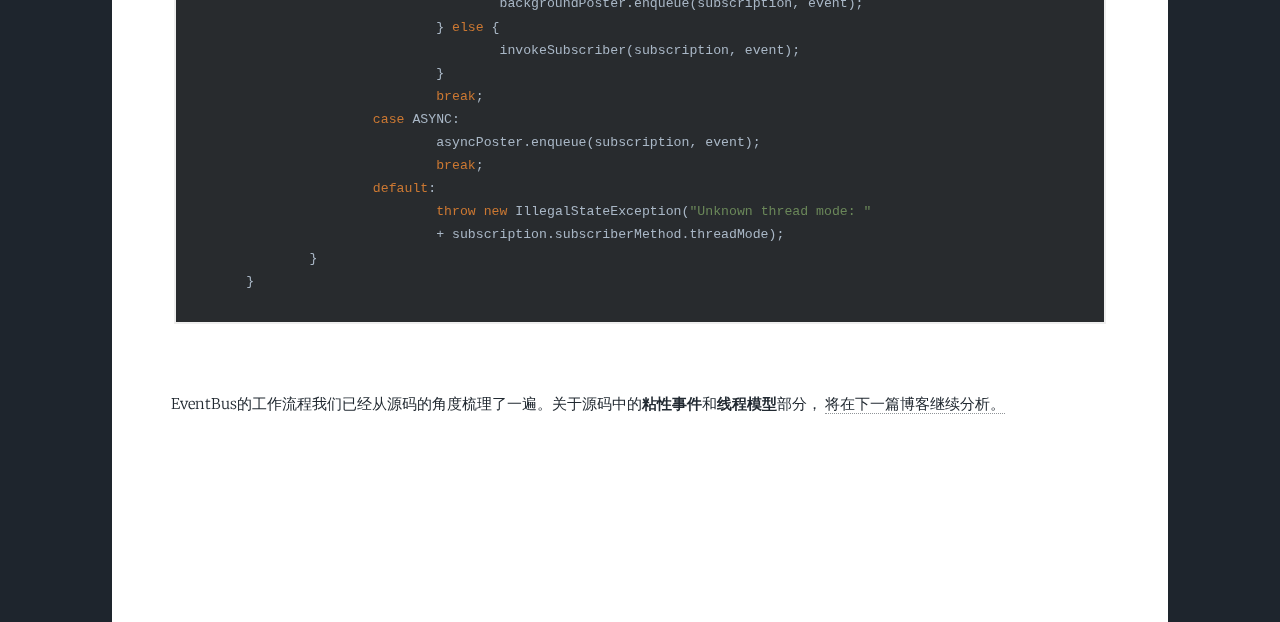
<file: event-bus.html>
<!DOCTYPE html>
<html>

<head>
	<meta charset="utf-8">
	<title>羽毛的博客-EventBus源码分析</title>
	<link rel="stylesheet" href="assets/css/article.css" />
	<link rel="stylesheet" href="assets/css/highlightandroidstudio.css">
	<script src="assets/js/highlight.pack.js"></script>
</head>

<body>

	<script>
		hljs.initHighlightingOnLoad();
	</script>

	<div id="main">
		<nav>
			<ul>
				<li style="display: inline; font-size: 2rem;">
					<img src="images/icon_home.png" alt="" style="vertical-align:middle">
					<a href="index.html" style="text-decoration:none; padding-left: 6px;">首页</a>
				</li>
				<!-- <li style="display: inline; font-size: 2rem;"><a href="#">关于我</a></li> -->
			</ul>
		</nav>

		<h1>EventBus源码分析</h1>
		<h2>1、EventBus是什么？</h2>
		<p>
			EventBus是适用于Android和Java的发布/订阅事件总线。发布/订阅也被称为观察者模式。
		<ul>
			<li>它简化了组件间的通信。</li>
			<li>事件的发送者和接受者完全解耦。</li>
			<li>避免了复杂的生命周期问题。</li>
		</ul>
		</p>

		<h2>2、EventBus怎么用</h2>

		<p>分析源码之前，我们先熟悉一下EventBus的用法。
			<a href="https://github.com/greenrobot/EventBus">点我打开官网。</a>
			首先看到下图：
		</p>

		<img src="images/image3.png" alt="" style="display: block; height: 300px; width: auto;">

		<p>Publisher(发布者)把Event(事件)post(发送)给EventBus,
			EventBus把Event传递给Subscriber(订阅者)的 onEvent方法。我们先有一个大概印象，看完下面的源码分析部分，会有更深的理解。</p>

		<br />

		<p>继续往下看，EventBus的使用分为三步：</p>

		<ul>
			<li>1.定义事件:</li>
			<pre>
		<code class="java">
			//step 1
			public class MessageEvent {
			}
		</code>
			</pre>

			<li>2.注册订阅者和订阅方法</li>
			<pre>
				<code class="java">
			@Override
			public void onStart() {
				super.onStart();
				//step 2
				EventBus.getDefault().register(this);
			}

			@Override
			public void onStop() {
				super.onStop();
				//step 2
				EventBus.getDefault().unregister(this);
			}

			@Subscribe(threadMode = ThreadMode.MAIN)
			public void onMessageEvent(MessageEvent event) {
				Log.d(TAG, "onMessageEvent: ");
			}
				</code>
			</pre>
			<li>3.发送事件</li>
			<pre>
				<code class="java">
			public void test(View view) {
				//step 3
				EventBus.getDefault().post(new MessageEvent());
			}
				</code>
			</pre>

		</ul>


		<h2>3、EventBus源码分析</h2>
		<P style="color:#6f00ff">分析的源码版本是EventBus 3.2.0 版本</P>

		<p>我们该从哪里开始分析源码呢？试着从我们最熟悉最常用的代码开始，从EventBus的使用步骤开始。回顾上文介绍的使用步骤：</p>

		<br>
		<p>第一步，定义Event（事件）很简单。</p>

		<br>
		<p>第二步，<strong>注册订阅者和订阅方法。</strong>这里，我们再细分为三小步分析，第一小步就是注册订阅者：</p>
		<p style="color:#6f00ff" ;>EventBus.getDefault().unregister(this);</p>
		<p>首先进入getDefault()方法内部</p>
		<pre>
			<code class="java">
		//volatile修饰的变量对它的修改会立刻刷新到主存，比synchronized和Lock开销小
		static volatile EventBus defaultInstance;

		/**
		* Convenience singleton for apps using a process-wide EventBus instance.
		*/
		public static EventBus getDefault() {
			//单例模式
			EventBus instance = defaultInstance;
			if (instance == null) {
				//synchronized 代码块保证线程安全
				synchronized (EventBus.class) {
					instance = EventBus.defaultInstance;
					if (instance == null) {
						instance = EventBus.defaultInstance = new EventBus();
					}
				}
			}
			return instance;
		}
			</code>
		</pre>
		<p>getDefault()方法采用单例模式，synchronized关键字保证了线程安全。另外
			<strong>defaultInstance</strong>变量使用<strong>volatile</strong>关键字修饰。
			volatile修饰的变量对它的修改会立刻刷新到主存，比synchronized和Lock开销小。感兴趣的小伙伴请查阅其他资料。</p>

		<br>

		<p>getDefault()返回EventBus实例，通过该实例调用register()</p>

		<pre>
			<code class="java">
		/**
		* Registers the given subscriber to receive events. 
		* Subscribers must call {@link #unregister(Object)} 
		* once they are no longer interested in receiving events.
		* 
		* Subscribers have event handling methods that must be 
		* annotated by {@link Subscribe}.
		* The {@link Subscribe} annotation also allows configuration 
		* like {@linkThreadMode} and priority.
		*/
		public void register(Object subscriber) {
			//Subscriber(订阅者)
			Class&lt;?&gt; subscriberClass = subscriber.getClass();
			//找出Subscriber(订阅者)内部所有的订阅方法
			List&lt;SubscriberMethod&gt; subscriberMethods = subscriberMethodFinder
					.findSubscriberMethods(subscriberClass);
			synchronized (this) {
				for (SubscriberMethod subscriberMethod : subscriberMethods) {
					//建立订阅关系，并用Map集合缓存数据
					subscribe(subscriber, subscriberMethod);
				}
			}
		}
			</code>
		</pre>

		<p>register方法接收一个订阅者，常见情况就是一个Activity或者Fragment。
			通过<strong>subscriberMethodFinder</strong>类的对象找到订阅者所有的订阅方法，
			订阅方法就是指使用<strong>@Subscrib</strong>注解修饰的方法。</p>

		<P>
			另外方法注释中提到：register()和Unregister()必须成对出现。
			@Subscribe注解可配置 threadMode 和 priority 参数
		</P>

		<br>
		<p>register()内部遍历调用subscribe()，我们来分析一下这个方法：</p>
		<pre>
			<code class="java">
	/**
	* key为事件类型。就是我们前面定义Event类。value是Subscription类的集合。
	* Subscription类表示订阅，把每一个订阅方法和其所在的订阅者封装为对象。
	*/
	private final Map&lt;Class&lt;?>, CopyOnWriteArrayList&lt;Subscription>> subscriptionsByEventType;
	//key是订阅者，value是其订阅的(事件类型)集合
	private final Map&lt;Object, List&lt;Class&lt;?>>> typesBySubscriber;

	// 必须在同步块中调用
	private void subscribe(Object subscriber, SubscriberMethod subscriberMethod) {
		//订阅方法的参数类型
		Class&lt;?> eventType = subscriberMethod.eventType;
		//订阅方法和他所在的订阅者封装为一个Subscription类的对象
		Subscription newSubscription = new Subscription(subscriber, subscriberMethod);

		//把订阅方法缓存到Map中
		CopyOnWriteArrayList&lt;Subscription> subscriptions = subscriptionsByEventType.get(eventType);
		if (subscriptions == null) {
			subscriptions = new CopyOnWriteArrayList&lt;>();
			subscriptionsByEventType.put(eventType, subscriptions);
		} else {
			if (subscriptions.contains(newSubscription)) {
				throw new EventBusException("Subscriber " + subscriber.getClass() 
				+ " already registered to event "+ eventType);
			}
		}

		//遍历集合，并按优先级降序重新排列
		int size = subscriptions.size();
		for (int i = 0; i &lt;= size; i++) {
			if (i == size || subscriberMethod.priority > subscriptions.get(i).subscriberMethod.priority) {
				subscriptions.add(i, newSubscription);
				break;
			}
		}

		//key是订阅者，value是其订阅的(事件类型)集合
		List&lt;Class&lt;?>> subscribedEvents = typesBySubscriber.get(subscriber);
		if (subscribedEvents == null) {
			subscribedEvents = new ArrayList&lt;>();
			typesBySubscriber.put(subscriber, subscribedEvents);
		}
		subscribedEvents.add(eventType);

		//如果是粘性事件
		if (subscriberMethod.sticky) {
			if (eventInheritance) {
				// Existing sticky events of all subclasses of eventType have to be considered.
				// Note: Iterating over all events may be inefficient with lots of sticky events,
				// thus data structure should be changed to allow a more efficient lookup
				// (e.g. an additional map storing sub classes of super classes: Class -> List&lt;Class>).
				Set&lt;Map.Entry&lt;Class&lt;?>, Object>> entries = stickyEvents.entrySet();
				for (Map.Entry<Class<?>, Object> entry : entries) {
					Class&lt;?> candidateEventType = entry.getKey();
					if (eventType.isAssignableFrom(candidateEventType)) {
						Object stickyEvent = entry.getValue();
						checkPostStickyEventToSubscription(newSubscription, stickyEvent);
					}
				}
			} else {
				Object stickyEvent = stickyEvents.get(eventType);
				checkPostStickyEventToSubscription(newSubscription, stickyEvent);
			}
		}
	}
			</code>
		</pre>
		<p>该方法接受两个参数，第一个参数是订阅者，第二个参数是SubscriberMethod类的对象，SubscriberMethod表示订阅者内部的订阅方法。
			并把两个参数封装为一个Subscription类的对象。通过成员变量<strong>subscriptionsByEventType</strong>和<strong>typesBySubscriber</strong>缓存数据。
			关于源码中的粘性事件部分，下一篇文章在继续学习。
		</p>

		<br>

		<p>第一小步注册订阅者已经分析完了，下面我们来分析第二小步：订阅者取消注册。回想EventBus的使用步骤，取消注册只有一个核心方法。unregister(this)：</p>
		<pre>
			<code class="java">
	/**
	* Unregisters the given subscriber from all event classes.
	*/
	public synchronized void unregister(Object subscriber) {
		//获取该订阅者订阅的所有事件类型
		List&lt;Class&lt;?>> subscribedTypes = typesBySubscriber.get(subscriber);
		//调用unregister()前必须调用registered()方法
		if (subscribedTypes != null) {
			for (Class&lt;?> eventType : subscribedTypes) {
				//遍历调用。参数为订阅者和订阅类型
				unsubscribeByEventType(subscriber, eventType);
			}
			typesBySubscriber.remove(subscriber);
		} else {
			logger.log(Level.WARNING, "Subscriber to unregister was not registered before: "
					+ subscriber.getClass());
		}
	}

	/**
	* 更新且只更新subscriptionsByEventType
	*/
	private void unsubscribeByEventType(Object subscriber, Class&lt;?> eventType) {
		//获取该eventType的所有订阅者。
		List&lt;Subscription> subscriptions = subscriptionsByEventType.get(eventType);
		if (subscriptions != null) {
			int size = subscriptions.size();
			for (int i = 0; i &lt; size; i++) {
				Subscription subscription = subscriptions.get(i);
				//缓存中的订阅者 等于 传入的订阅者，表示该缓存失效，需要清除。
				if (subscription.subscriber == subscriber) {
					//subscription.active标记为false，并从subscriptionse移除该对象
					subscription.active = false;
					subscriptions.remove(i);
					i--;
					size--;
				}
			}
		}
	}
			</code>
		</pre>

		<p>接下来第三小步：注册订阅方法：</p>
		<pre>
			<code class="java">
		@Subscribe(threadMode = ThreadMode.MAIN, priority = 0, sticky = true)
		public void onMessageEvent(MessageEvent event) {
			Log.d(TAG, "onMessageEvent: ");
		}
			</code>
		</pre>

		<p>注册订阅方法很简单，用@Subscribe注释方法，就完成了注册。
			Subscribe有如下三个属性可以配置：
		</p>

		<ul>
			<li>threadMode：线程模型，收到事件时，该方法在那个线程执行。</li>
			<li>priority：优先级。</li>
			<li>sticky：true表示接受粘性事件</li>
		</ul>

		<br>

		<p>第二步注册已经讲完了，接下来进入第三步：发送事件。其核心方法也是只有一个post(new MessageEvent());</p>

		<pre>
			<code class='java'>
		//Thread Local 修饰的变量线程不共享。变量在第一次调用get()时初始化，此后变量值不再改变
		private final ThreadLocal<PostingThreadState> currentPostingThreadState =
				new ThreadLocal<PostingThreadState>() {
					@Override
					protected PostingThreadState initialValue() {
						return new PostingThreadState();
					}
				};

		/**
		* 将给定事件发布到事件总线。
		*/
		public void post(Object event) {
			//下面三行代码，把event加入队列，等待订阅者处理
			PostingThreadState postingState = currentPostingThreadState.get();
			List&lt;Object&gt; eventQueue = postingState.eventQueue;
			eventQueue.add(event);
	
			//防止重复开启循环
			if (!postingState.isPosting) {
				postingState.isMainThread = isMainThread();
				postingState.isPosting = true;
				if (postingState.canceled) {
					throw new EventBusException("Internal error. Abort state was not reset");
				}
				try {
					while (!eventQueue.isEmpty()) {
						//传入当前需要处理的事件
						postSingleEvent(eventQueue.remove(0), postingState);
					}
				} finally {
					postingState.isPosting = false;
					postingState.isMainThread = false;
				}
			}
		}
				</code>
			</pre>

		<p>处理事件的队列在PostingThreadState类中：</p>

		<pre>
			<code class="jave">
		/**
		* For ThreadLocal, much faster to set (and get multiple values).
		*/
		final static class PostingThreadState {
			final List&lt;Object&gt; eventQueue = new ArrayList&lt;>();//事件队列
			boolean isPosting;//是否在发送中
			boolean isMainThread;//是否是主线程
			Subscription subscription;//当前正在处理的订阅关系，执行订阅方法
			Object event;//当前正在处理的事件
			boolean canceled;//是否取消事件
		}
			</code>
		</pre>

		<p>回到Post方法中，其内部循环调用了postSingleEvent()，我们进入该方法：</p>

		<pre>
		<code class="java">
	private void postSingleEvent(Object event, PostingThreadState postingState) throws Error {
		//事件类型
		Class&lt;?&gt; eventClass = event.getClass();
		//false表示该事件没有订阅者
		boolean subscriptionFound = false;
		//默认为true
		if (eventInheritance) {
			//根据event对象获取它所有的父类和实现的接口
			List&lt;Class&lt;?&gt;&gt;eventTypes = lookupAllEventTypes(eventClass);
			int countTypes = eventTypes.size();
			for (int h = 0; h &lt; countTypes; h++) {
				Class&lt;?> clazz = eventTypes.get(h);
				//发送事件
				subscriptionFound |= postSingleEventForEventType(event, postingState, clazz);
			}
		} else {
			subscriptionFound = postSingleEventForEventType(event, postingState, eventClass);
		}

		//事件没有订阅者时
		if (!subscriptionFound) {
			if (logNoSubscriberMessages) {//日志开关，默认true
				//打印日志
				logger.log(Level.FINE, "No subscribers registered for event " + eventClass);
			}
			if (sendNoSubscriberEvent && eventClass != NoSubscriberEvent.class &&
					eventClass != SubscriberExceptionEvent.class) {
				post(new NoSubscriberEvent(this, event));
			}
		}
	}

	private boolean postSingleEventForEventType(Object event, PostingThreadState postingState,
													Class&lt;?> eventClass) {
		CopyOnWriteArrayList&lt;Subscription> subscriptions;
		synchronized (this) {
			//所有订阅了eventClass的方法集合
			subscriptions = subscriptionsByEventType.get(eventClass);
		}

		if (subscriptions != null && !subscriptions.isEmpty()) {
			//遍历执行所有的订阅方法
			for (Subscription subscription : subscriptions) {
				postingState.event = event;
				postingState.subscription = subscription;
				boolean aborted = false;
				try {
					postToSubscription(subscription, event, postingState.isMainThread);
					aborted = postingState.canceled;
				} finally {
					postingState.event = null;
					postingState.subscription = null;
					postingState.canceled = false;
				}
				if (aborted) {
					break;
				}
			}
			return true;
		}
		return false;
	}

	private void postToSubscription(Subscription subscription, Object event, boolean isMainThread) {
		//订阅方法上设置的线程模型，大部分情况都是ThreadMode.MAIN。
		switch (subscription.subscriberMethod.threadMode) {
			case POSTING:
				invokeSubscriber(subscription, event);
				break;
			case MAIN:
				if (isMainThread) {
					//发射调用订阅方法
					invokeSubscriber(subscription, event);
				} else {
					//把事件发送到主线程执行
					mainThreadPoster.enqueue(subscription, event);
				}
				break;
			case MAIN_ORDERED:
				if (mainThreadPoster != null) {
					mainThreadPoster.enqueue(subscription, event);
				} else {
					// temporary: technically not correct as poster not decoupled from subscriber
					invokeSubscriber(subscription, event);
				}
				break;
			case BACKGROUND:
				if (isMainThread) {
					backgroundPoster.enqueue(subscription, event);
				} else {
					invokeSubscriber(subscription, event);
				}
				break;
			case ASYNC:
				asyncPoster.enqueue(subscription, event);
				break;
			default:
				throw new IllegalStateException("Unknown thread mode: " 
				+ subscription.subscriberMethod.threadMode);
		}
	}	
		</code>
	</pre>

		<P>EventBus的工作流程我们已经从源码的角度梳理了一遍。关于源码中的<strong>粘性事件</strong>和<strong>线程模型</strong>部分，
			<a href="./event-bus2.html">将在下一篇博客继续分析。</a></P>
		<P style="height: 200px;"></P>
	</div>

</body>

</html>
</file>
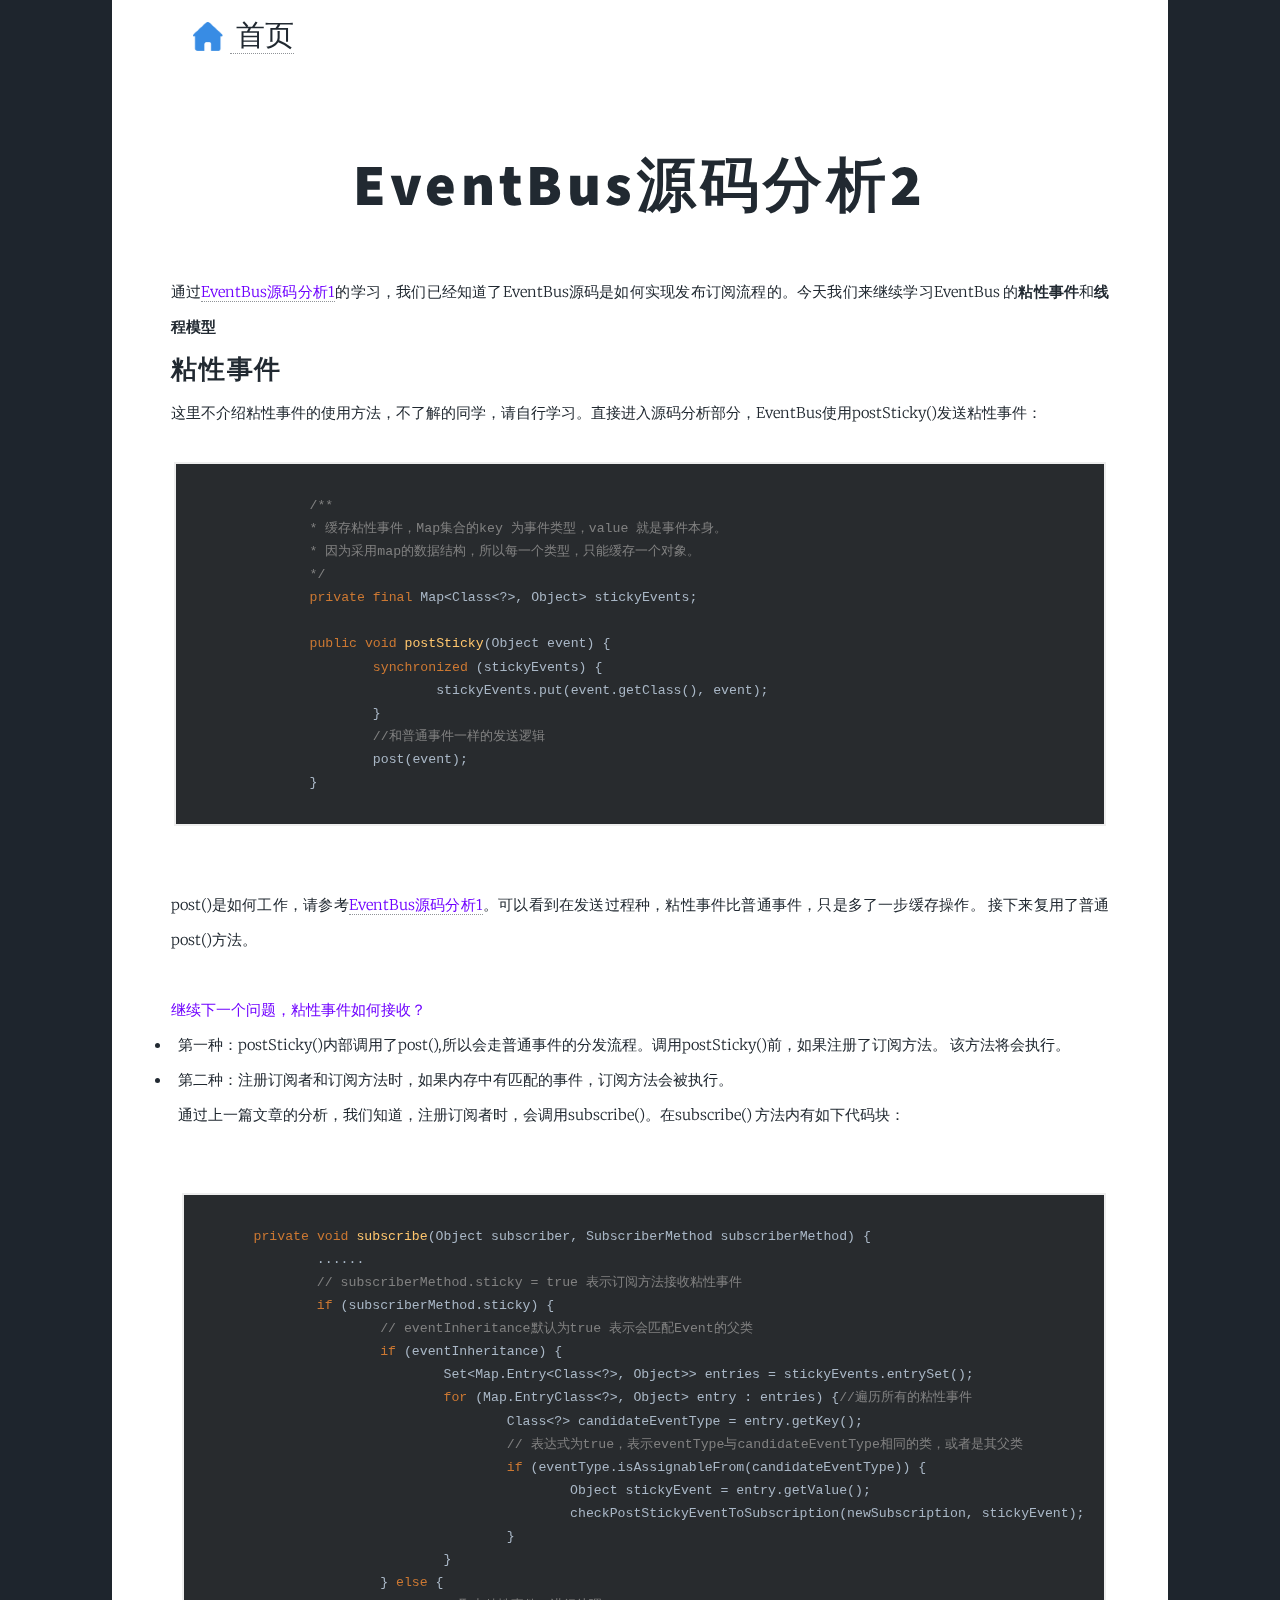
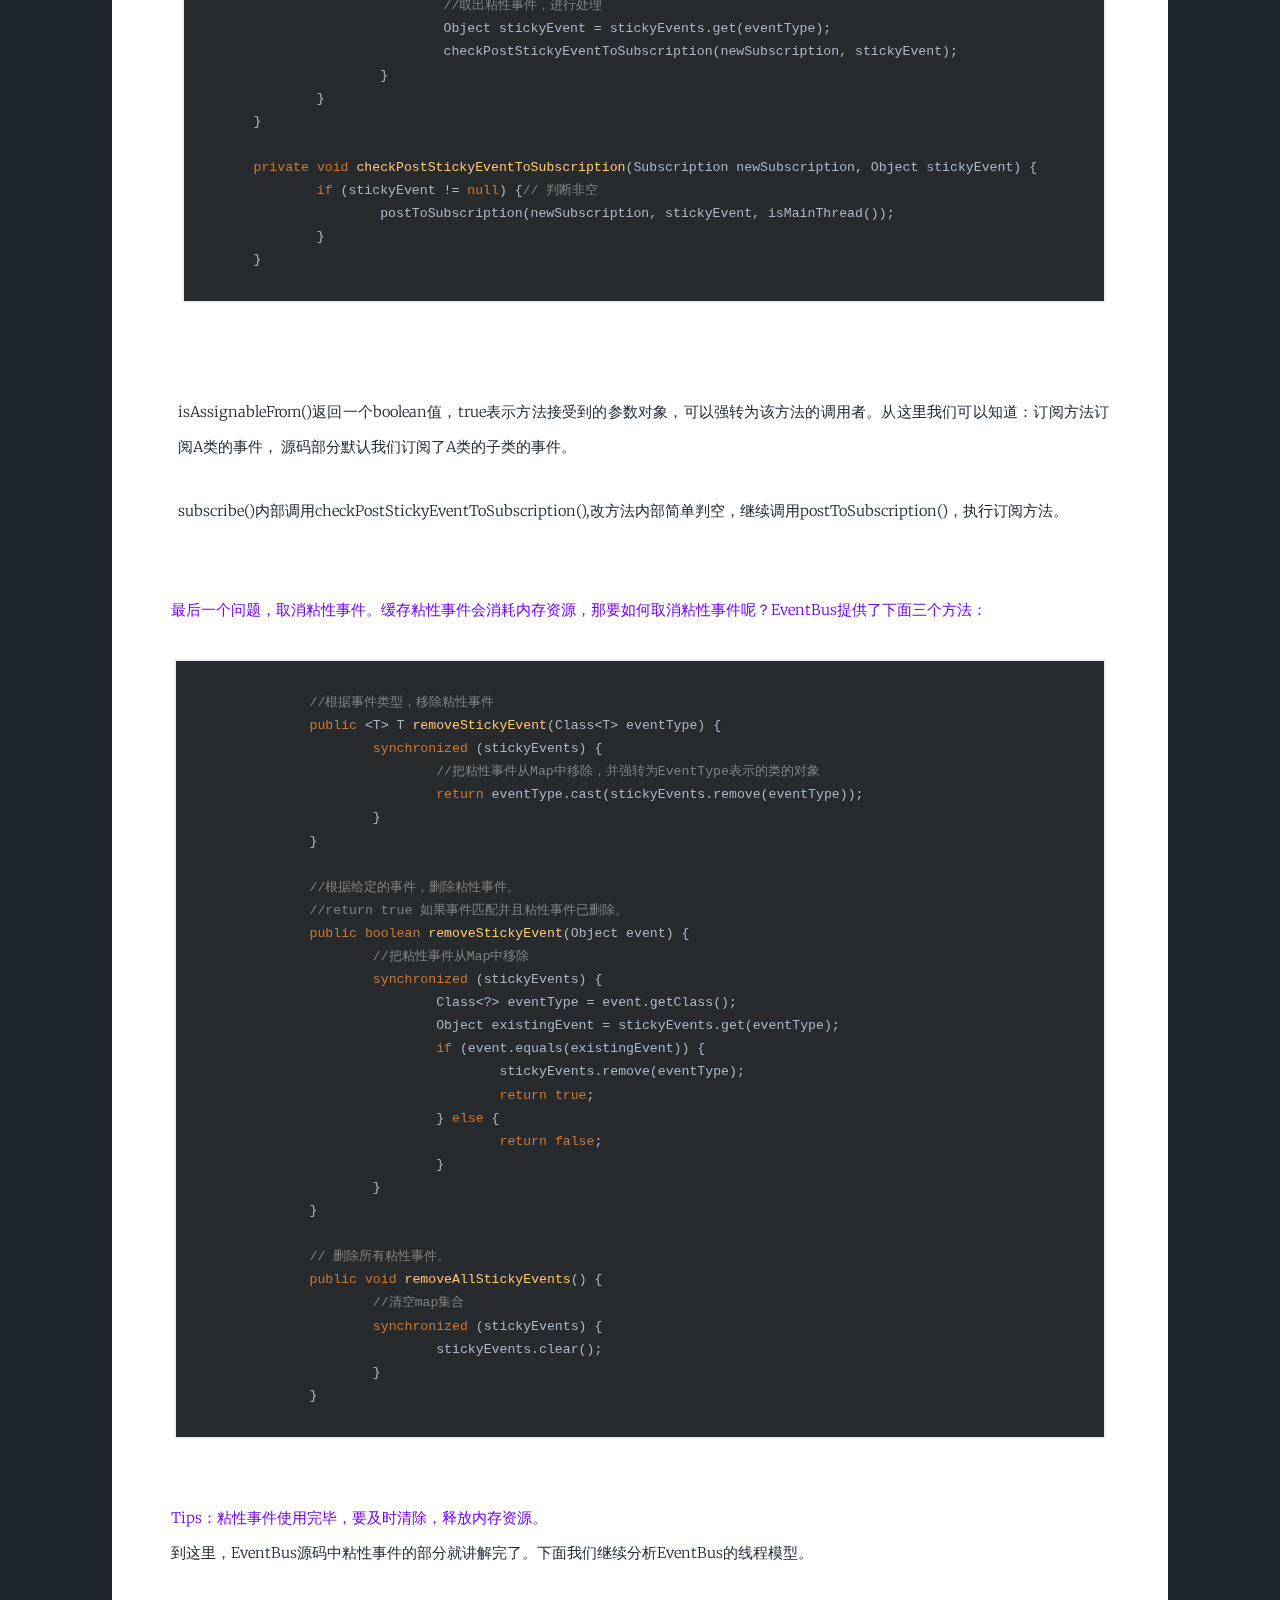
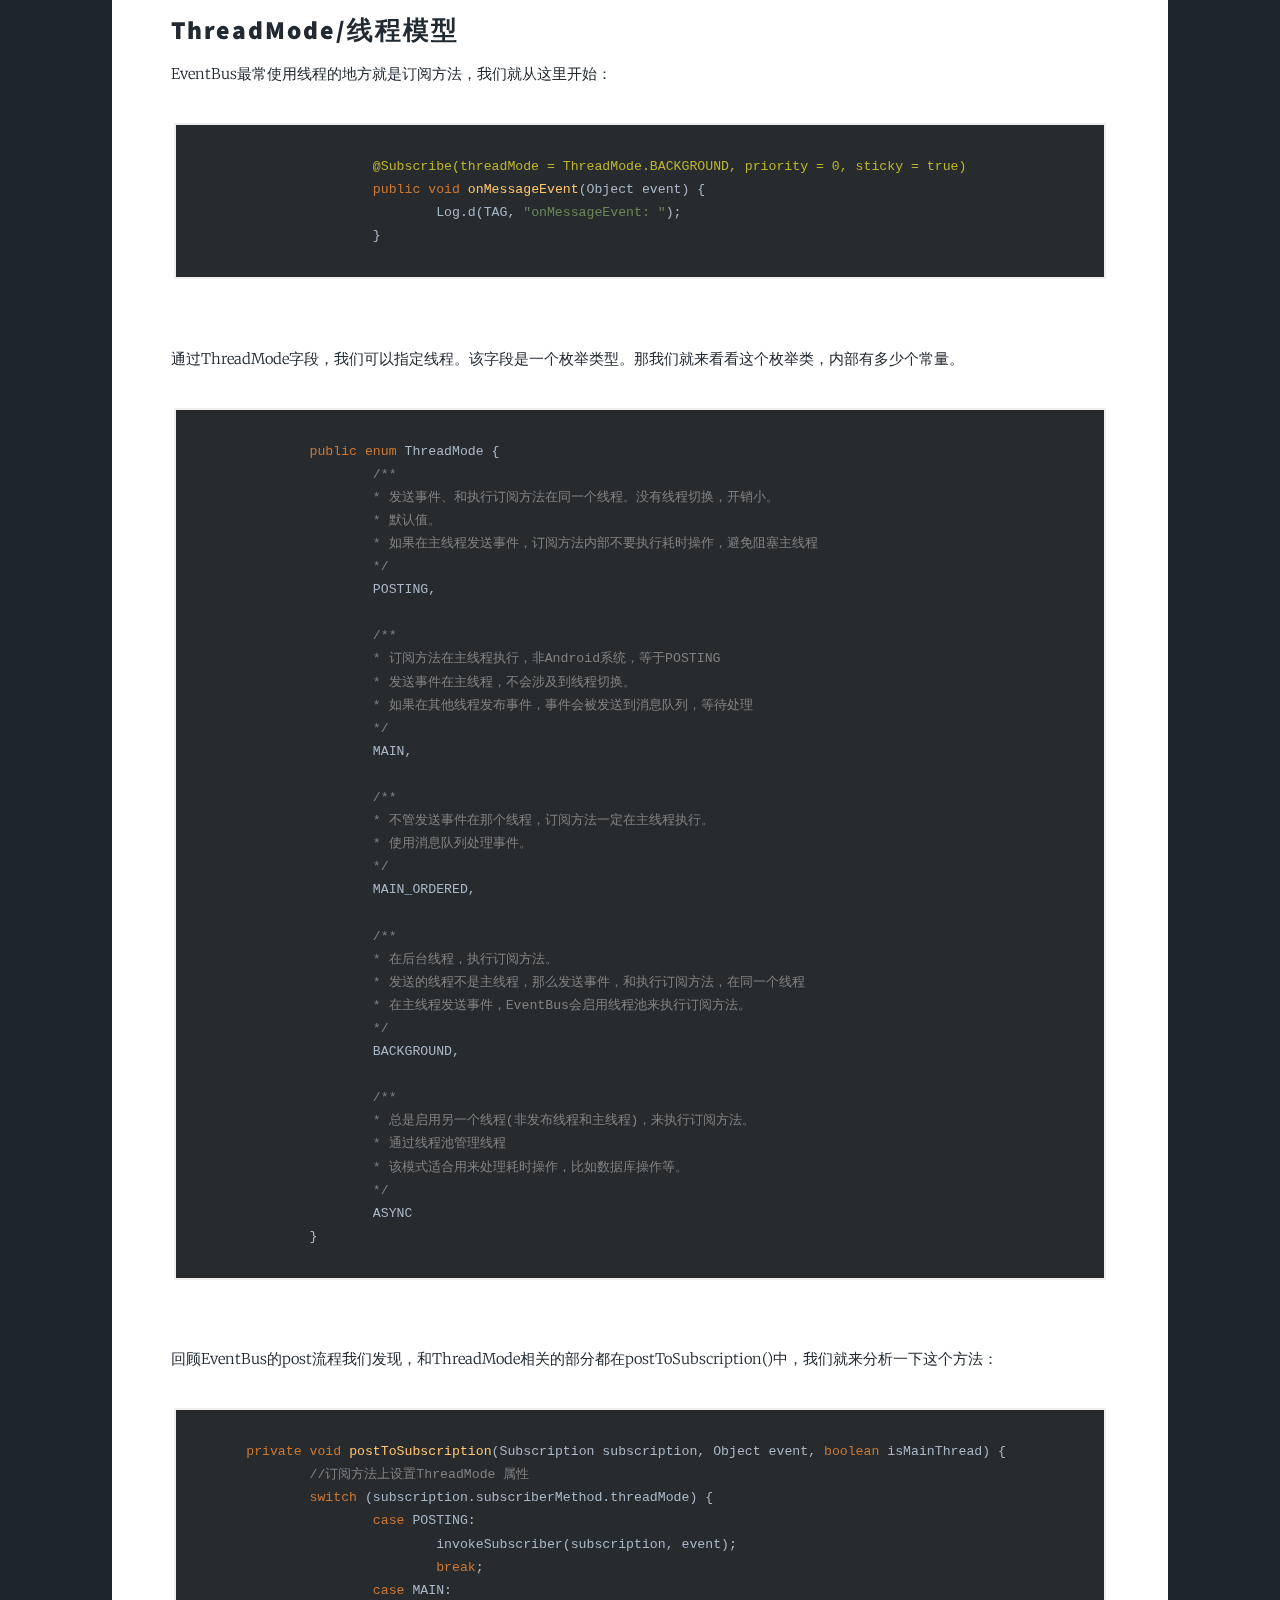
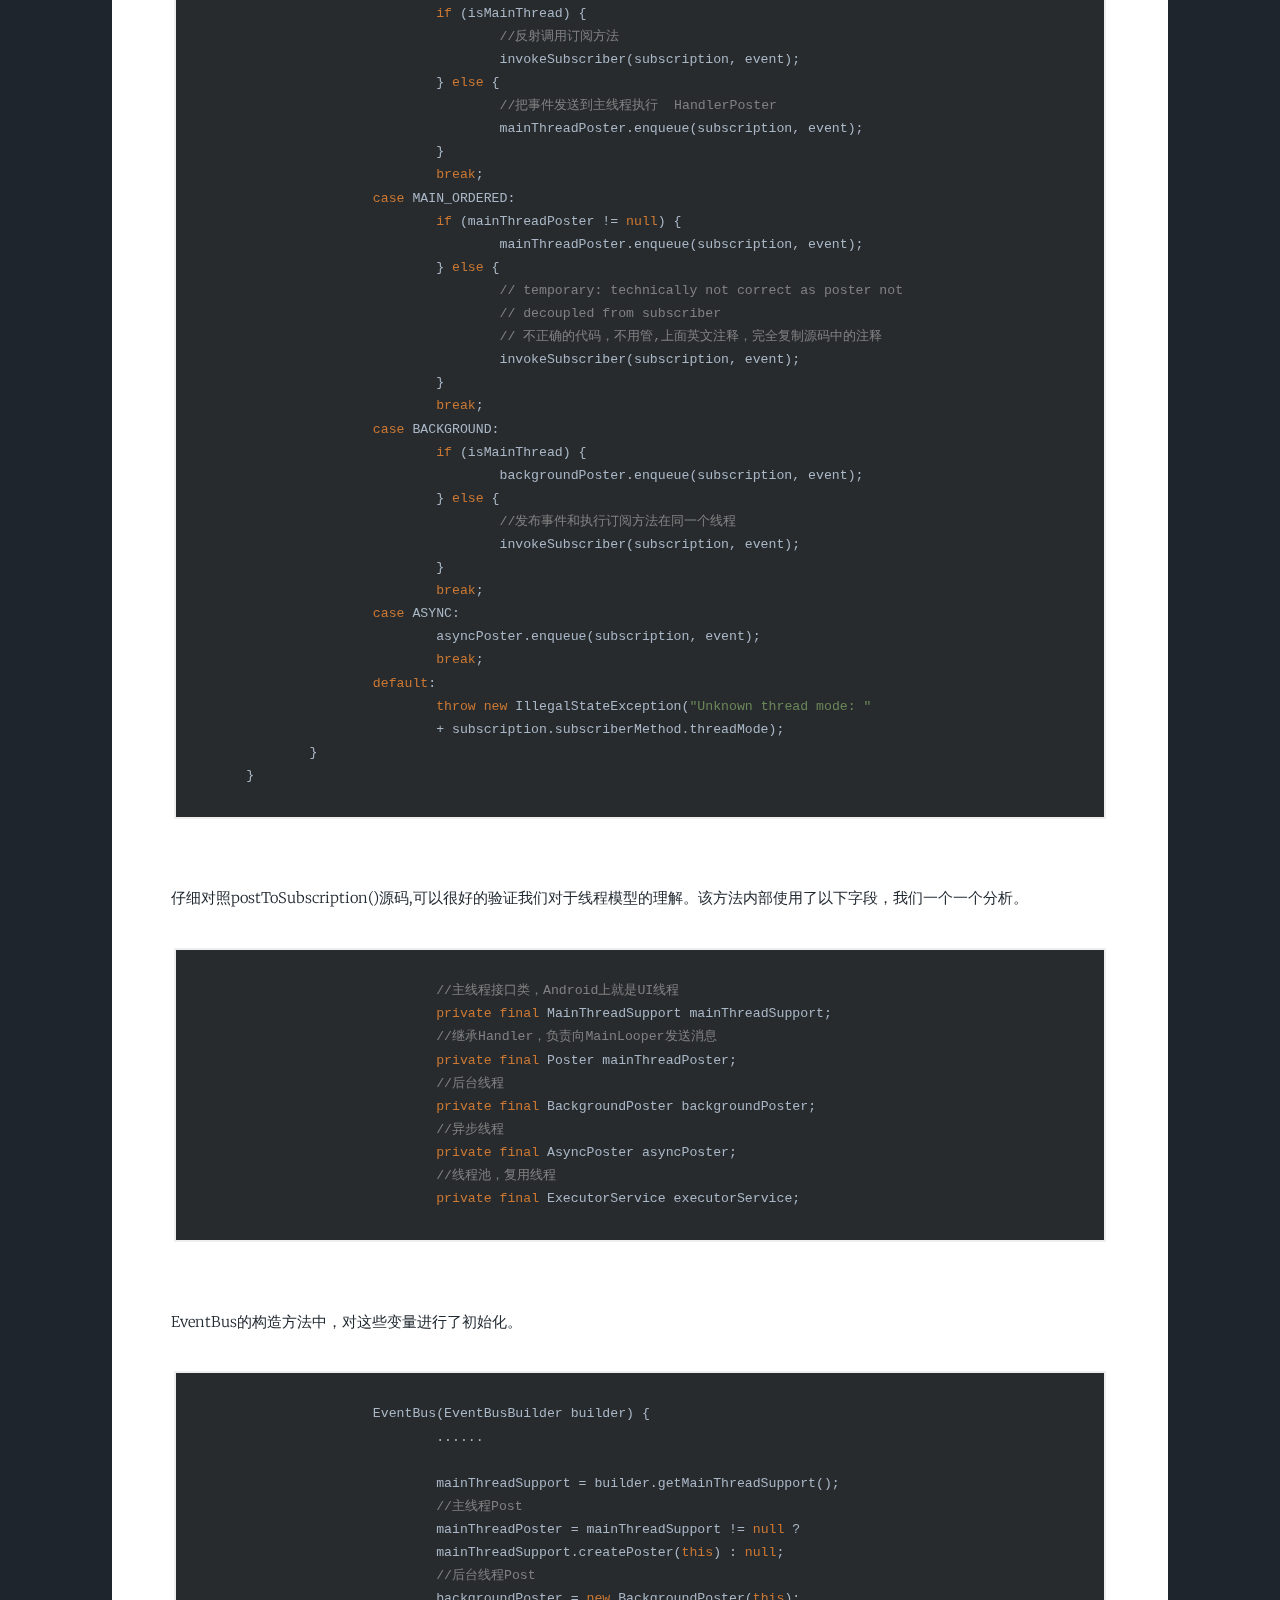
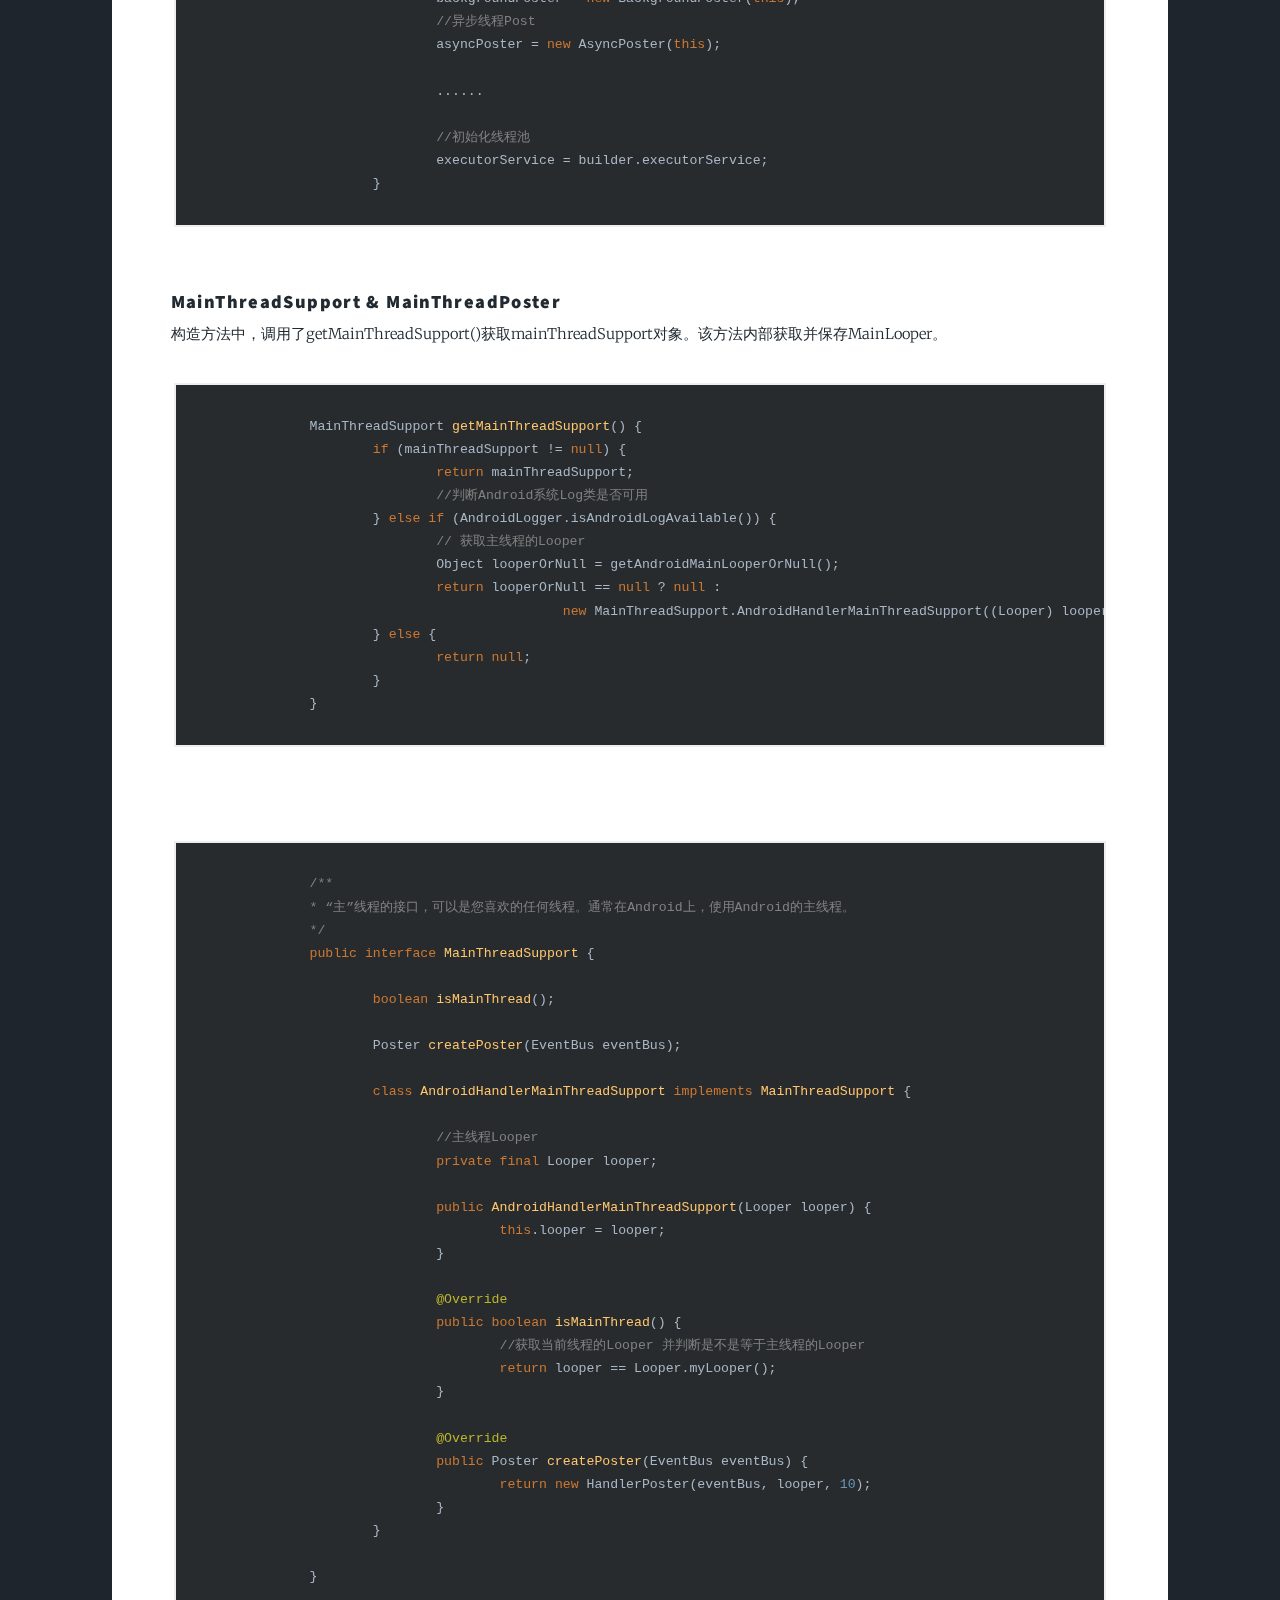
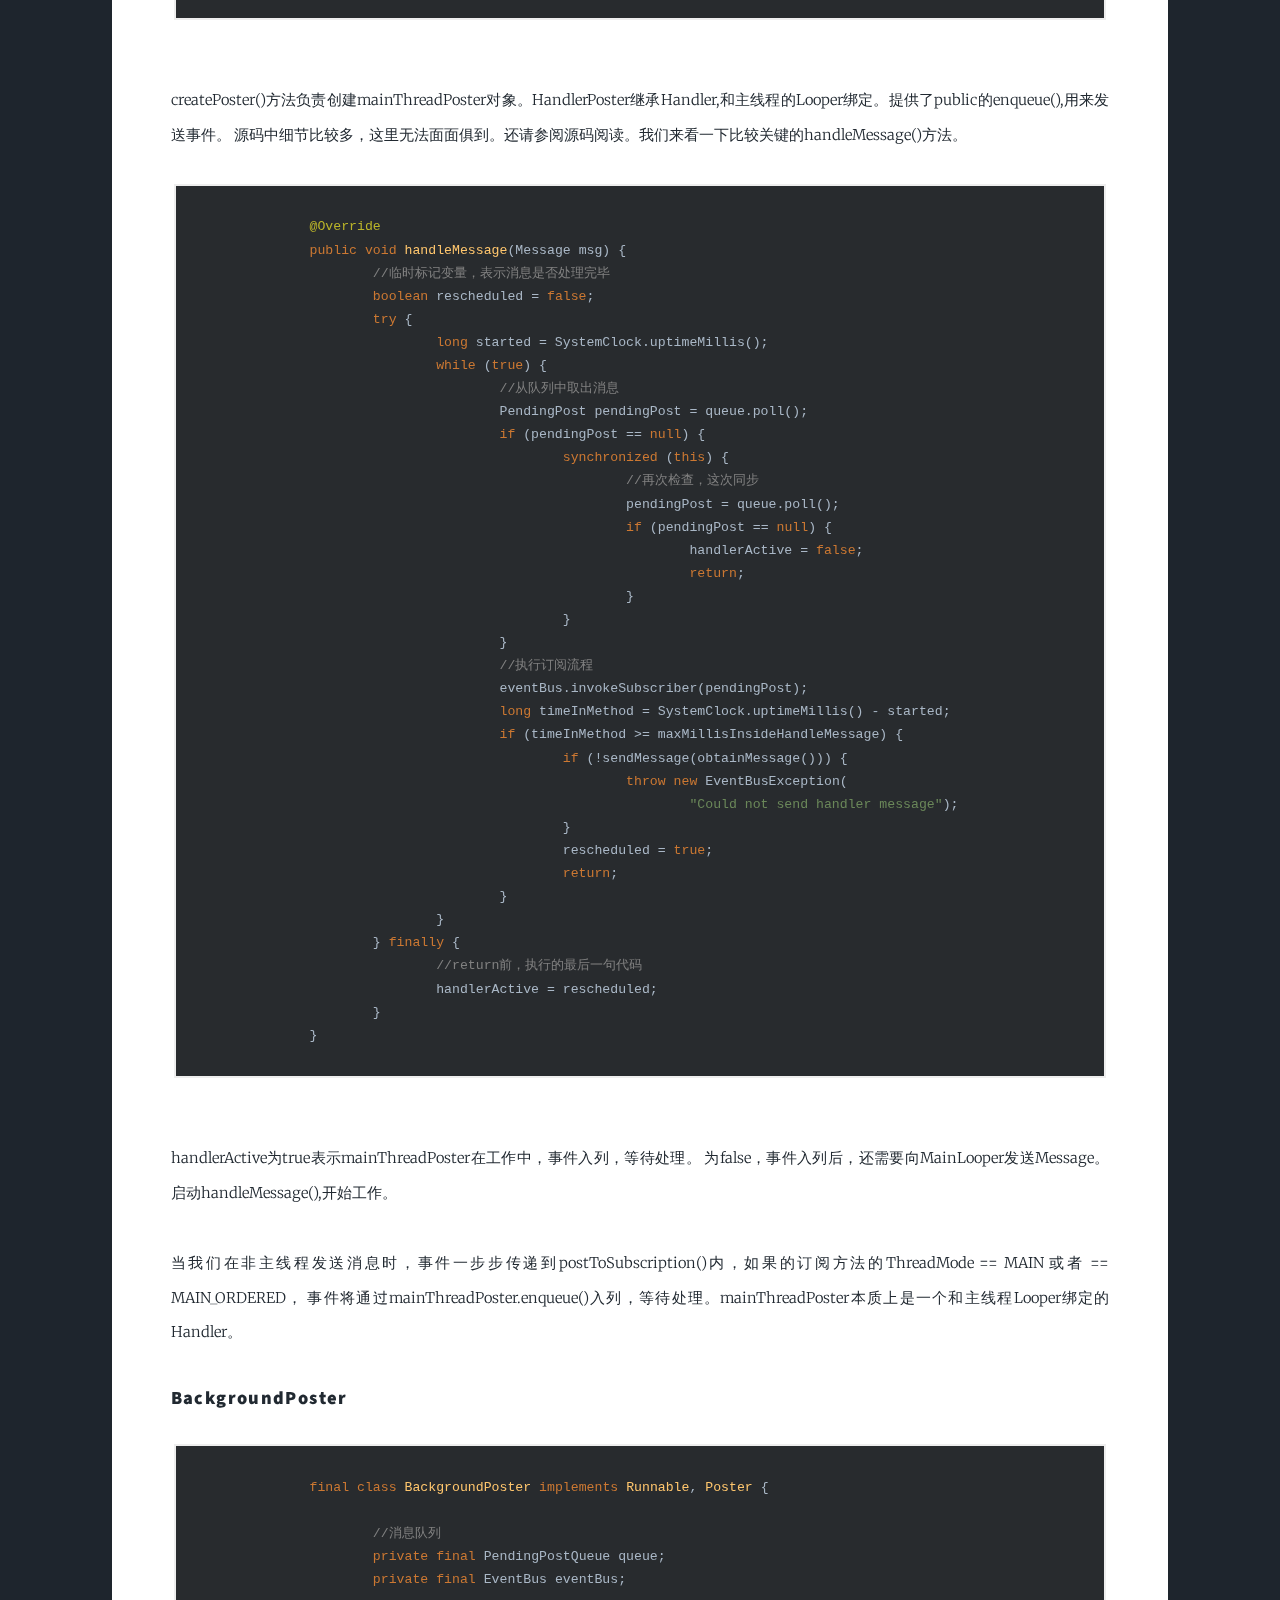
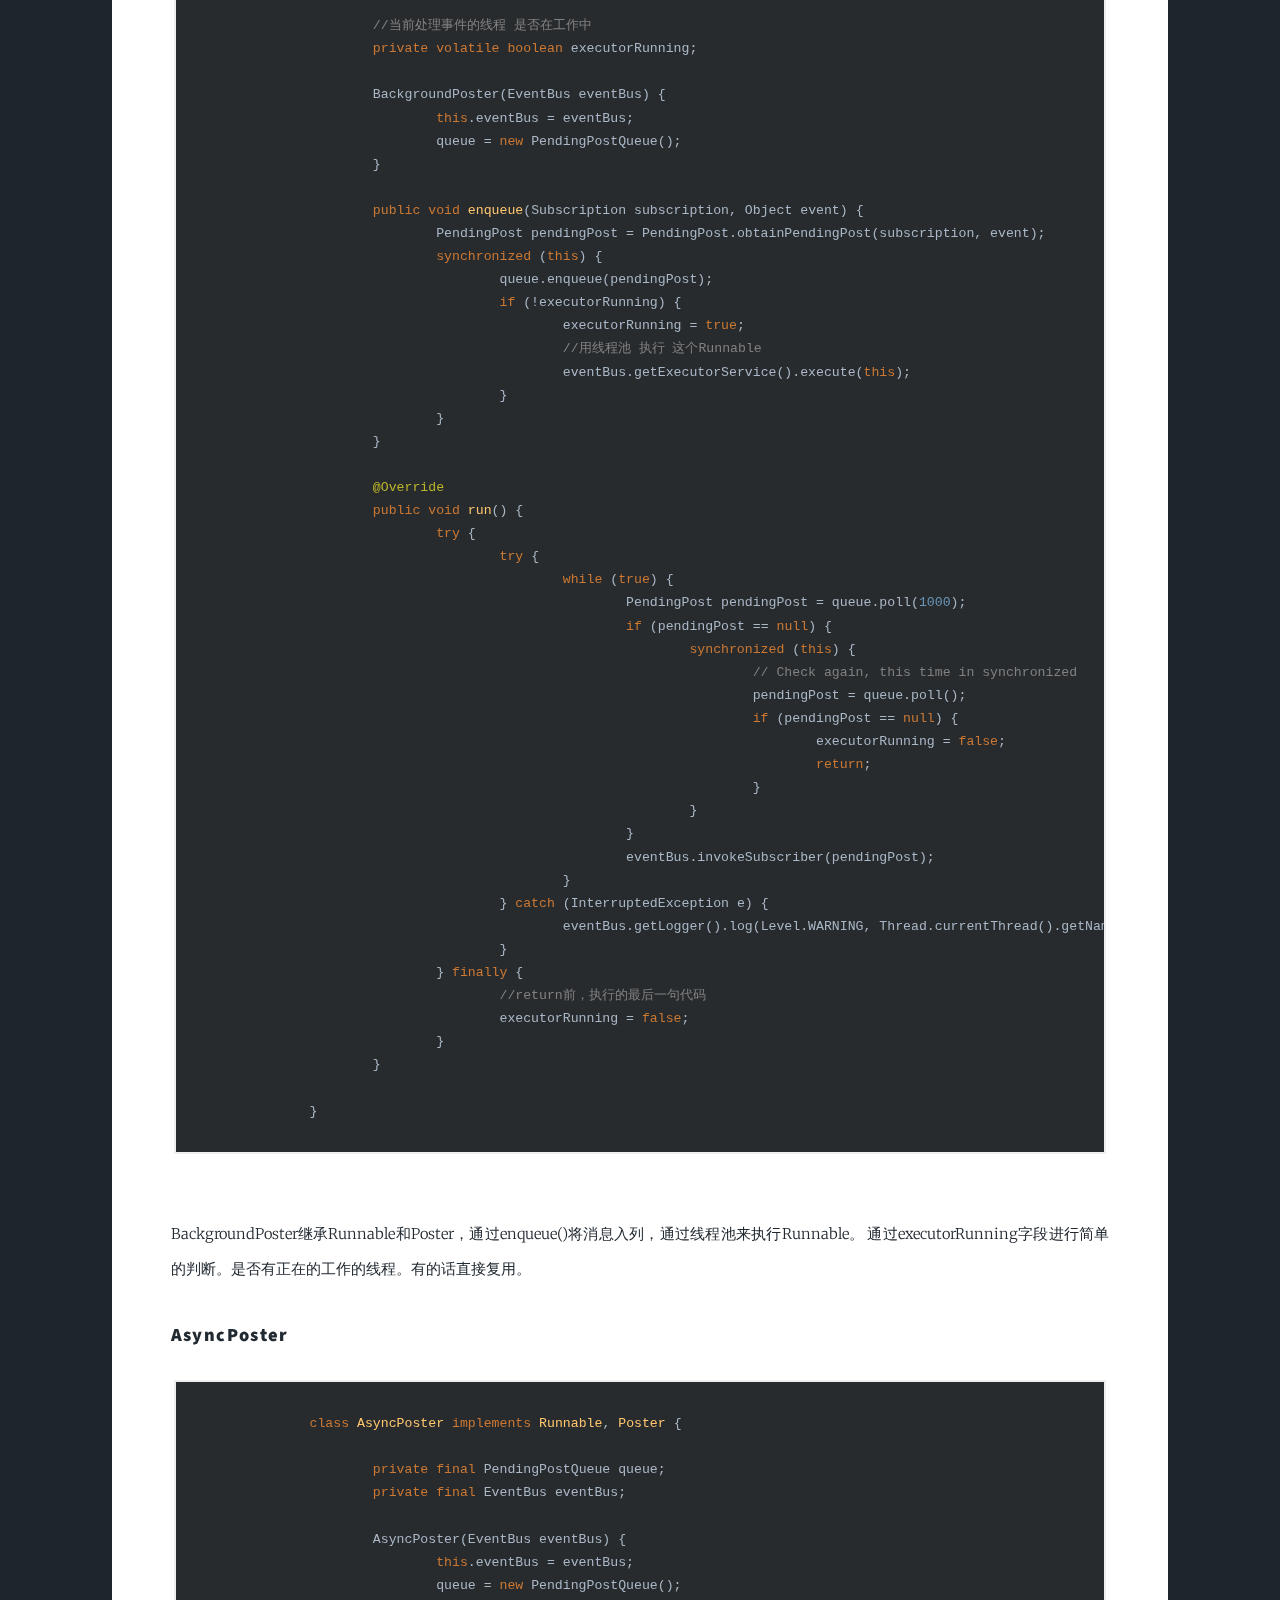
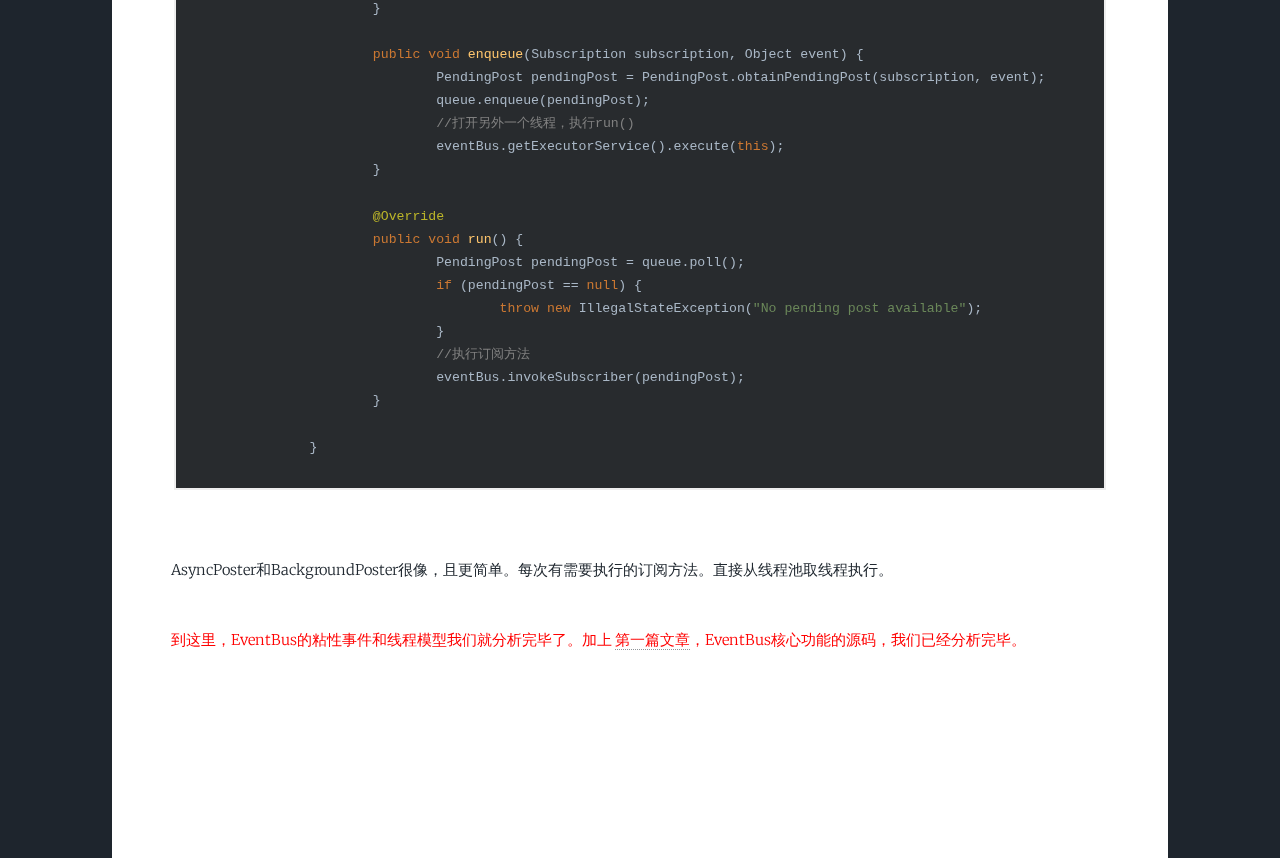
<file: event-bus2.html>
<!DOCTYPE html>
<html>

<head>
	<meta charset="utf-8">
	<title>羽毛的博客-EventBus源码分析</title>
	<link rel="stylesheet" href="assets/css/article.css" />
	<link rel="stylesheet" href="assets/css/highlightandroidstudio.css">
	<script src="assets/js/highlight.pack.js"></script>
</head>

<body>

	<script>
		hljs.initHighlightingOnLoad();
	</script>

	<div id="main">
		<nav>
			<ul>
				<li style="display: inline; font-size: 2rem;">
					<img src="images/icon_home.png" alt="" style="vertical-align:middle">
					<a href="index.html" style="text-decoration:none; padding-left: 6px;">首页</a>
				</li>
				<!-- <li style="display: inline; font-size: 2rem;"><a href="#">关于我</a></li> -->
			</ul>
		</nav>

		<h1>EventBus源码分析2</h1>

		<p>通过<a href="./event-bus.html"
				style="color:#6f00ff">EventBus源码分析1</a>的学习，我们已经知道了EventBus源码是如何实现发布订阅流程的。今天我们来继续学习EventBus
			的<strong>粘性事件</strong>和<strong>线程模型</strong></p>


		<h2>粘性事件</h2>

		<p>这里不介绍粘性事件的使用方法，不了解的同学，请自行学习。直接进入源码分析部分，EventBus使用postSticky()发送粘性事件：</p>

		<pre>
			<code class="java">
		/**
		* 缓存粘性事件，Map集合的key 为事件类型，value 就是事件本身。
		* 因为采用map的数据结构，所以每一个类型，只能缓存一个对象。
		*/
		private final Map&lt;Class&lt;?&gt;, Object&gt; stickyEvents;

		public void postSticky(Object event) {
			synchronized (stickyEvents) {
				stickyEvents.put(event.getClass(), event);
			}
			//和普通事件一样的发送逻辑
			post(event);
		}
			</code>
		</pre>

		<p>post()是如何工作，请参考<a href="./event-bus.html"
				style="color:#6f00ff">EventBus源码分析1</a>。可以看到在发送过程种，粘性事件比普通事件，只是多了一步缓存操作。
			接下来复用了普通post()方法。</p>

		<br>

		<p style="color: #6f00ff;">继续下一个问题，粘性事件如何接收？</p>

		<ul>
			<li>第一种：postSticky()内部调用了post(),所以会走普通事件的分发流程。调用postSticky()前，如果注册了订阅方法。
				该方法将会执行。
			</li>
			<li>第二种：注册订阅者和订阅方法时，如果内存中有匹配的事件，订阅方法会被执行。
				<p>通过上一篇文章的分析，我们知道，注册订阅者时，会调用subscribe()。在subscribe() 方法内有如下代码块：</p>

				<pre>
					<code class="java">
	private void subscribe(Object subscriber, SubscriberMethod subscriberMethod) {
		......
		// subscriberMethod.sticky = true 表示订阅方法接收粘性事件
		if (subscriberMethod.sticky) {
			// eventInheritance默认为true 表示会匹配Event的父类
			if (eventInheritance) {
				Set&lt;Map.Entry&lt;Class&lt;?&gt;, Object&gt;&gt; entries = stickyEvents.entrySet();
				for (Map.EntryClass&lt;?&gt;, Object&gt; entry : entries) {//遍历所有的粘性事件
					Class&lt;?&gt; candidateEventType = entry.getKey();
					// 表达式为true，表示eventType与candidateEventType相同的类，或者是其父类
					if (eventType.isAssignableFrom(candidateEventType)) {
						Object stickyEvent = entry.getValue();
						checkPostStickyEventToSubscription(newSubscription, stickyEvent);
					}
				}
			} else {
				//取出粘性事件，进行处理
				Object stickyEvent = stickyEvents.get(eventType);
				checkPostStickyEventToSubscription(newSubscription, stickyEvent);
			}
		}
	}

	private void checkPostStickyEventToSubscription(Subscription newSubscription, Object stickyEvent) {
		if (stickyEvent != null) {// 判断非空
			postToSubscription(newSubscription, stickyEvent, isMainThread());
		}
	}
					</code>
				</pre>

				<P>
					isAssignableFrom()返回一个boolean值，true表示方法接受到的参数对象，可以强转为该方法的调用者。从这里我们可以知道：订阅方法订阅A类的事件，
					源码部分默认我们订阅了A类的子类的事件。
				</P>
				<p>subscribe()内部调用checkPostStickyEventToSubscription(),改方法内部简单判空，继续调用postToSubscription()，执行订阅方法。</p>

			</li>
		</ul>

		<br>

		<P style="color: #6f00ff;">最后一个问题，取消粘性事件。缓存粘性事件会消耗内存资源，那要如何取消粘性事件呢？EventBus提供了下面三个方法：</P>

		<pre>
			<code class="java">
		//根据事件类型，移除粘性事件
		public &lt;T> T removeStickyEvent(Class&lt;T> eventType) {
			synchronized (stickyEvents) {
				//把粘性事件从Map中移除，并强转为EventType表示的类的对象
				return eventType.cast(stickyEvents.remove(eventType));
			}
		}

		//根据给定的事件，删除粘性事件。
		//return true 如果事件匹配并且粘性事件已删除。
		public boolean removeStickyEvent(Object event) {
			//把粘性事件从Map中移除
			synchronized (stickyEvents) {
				Class&lt;?&gt; eventType = event.getClass();
				Object existingEvent = stickyEvents.get(eventType);
				if (event.equals(existingEvent)) {
					stickyEvents.remove(eventType);
					return true;
				} else {
					return false;
				}
			}
		}

		// 删除所有粘性事件。
		public void removeAllStickyEvents() {
			//清空map集合
			synchronized (stickyEvents) {
				stickyEvents.clear();
			}
		}
			</code>
		</pre>

		<p style="color: #6f00ff;">Tips：粘性事件使用完毕，要及时清除，释放内存资源。</p>
		<p>
			到这里，EventBus源码中粘性事件的部分就讲解完了。下面我们继续分析EventBus的线程模型。
		</p>

		<br>

		<h2>threadMode/线程模型</h2>

		<p>EventBus最常使用线程的地方就是订阅方法，我们就从这里开始：</p>

		<pre>
			<code class="java">
			@Subscribe(threadMode = ThreadMode.BACKGROUND, priority = 0, sticky = true)
			public void onMessageEvent(Object event) {
				Log.d(TAG, "onMessageEvent: ");
			}
			</code>
		</pre>

		<p>通过ThreadMode字段，我们可以指定线程。该字段是一个枚举类型。那我们就来看看这个枚举类，内部有多少个常量。</p>

		<pre>
			<code class="java">
		public enum ThreadMode {
			/**
			* 发送事件、和执行订阅方法在同一个线程。没有线程切换，开销小。
			* 默认值。
			* 如果在主线程发送事件，订阅方法内部不要执行耗时操作，避免阻塞主线程
			*/
			POSTING,
		
			/**
			* 订阅方法在主线程执行，非Android系统，等于POSTING
			* 发送事件在主线程，不会涉及到线程切换。
			* 如果在其他线程发布事件，事件会被发送到消息队列，等待处理
			*/
			MAIN,
		
			/**
			* 不管发送事件在那个线程，订阅方法一定在主线程执行。
			* 使用消息队列处理事件。
			*/
			MAIN_ORDERED,
		
			/**
			* 在后台线程，执行订阅方法。 
			* 发送的线程不是主线程，那么发送事件，和执行订阅方法，在同一个线程
			* 在主线程发送事件，EventBus会启用线程池来执行订阅方法。
			*/
			BACKGROUND,
		
			/**
			* 总是启用另一个线程(非发布线程和主线程)，来执行订阅方法。
			* 通过线程池管理线程
			* 该模式适合用来处理耗时操作，比如数据库操作等。
			*/
			ASYNC
		}
			</code>
		</pre>

		<p>
			回顾EventBus的post流程我们发现，和ThreadMode相关的部分都在postToSubscription()中，我们就来分析一下这个方法：
		</p>

		<pre>
			<code class="java">
	private void postToSubscription(Subscription subscription, Object event, boolean isMainThread) {
		//订阅方法上设置ThreadMode 属性
		switch (subscription.subscriberMethod.threadMode) {
			case POSTING:
				invokeSubscriber(subscription, event);
				break;
			case MAIN:
				if (isMainThread) {
					//反射调用订阅方法
					invokeSubscriber(subscription, event);
				} else {
					//把事件发送到主线程执行  HandlerPoster
					mainThreadPoster.enqueue(subscription, event);
				}
				break;
			case MAIN_ORDERED:
				if (mainThreadPoster != null) {
					mainThreadPoster.enqueue(subscription, event);
				} else {
					// temporary: technically not correct as poster not
					// decoupled from subscriber
					// 不正确的代码，不用管,上面英文注释，完全复制源码中的注释
					invokeSubscriber(subscription, event);
				}
				break;
			case BACKGROUND:
				if (isMainThread) {
					backgroundPoster.enqueue(subscription, event);
				} else {
					//发布事件和执行订阅方法在同一个线程
					invokeSubscriber(subscription, event);
				}
				break;
			case ASYNC:
				asyncPoster.enqueue(subscription, event);
				break;
			default:
				throw new IllegalStateException("Unknown thread mode: " 
				+ subscription.subscriberMethod.threadMode);
		}
	}
			</code>
		</pre>

		<P>仔细对照postToSubscription()源码,可以很好的验证我们对于线程模型的理解。该方法内部使用了以下字段，我们一个一个分析。</P>

		<pre>
			<code class="java">
				//主线程接口类，Android上就是UI线程
				private final MainThreadSupport mainThreadSupport;
				//继承Handler，负责向MainLooper发送消息
				private final Poster mainThreadPoster;
				//后台线程
				private final BackgroundPoster backgroundPoster;
				//异步线程
				private final AsyncPoster asyncPoster;
				//线程池，复用线程
				private final ExecutorService executorService;
			</code>
		</pre>

		<P>EventBus的构造方法中，对这些变量进行了初始化。</P>

		<pre>
			<code class="java">
			EventBus(EventBusBuilder builder) {
				......

				mainThreadSupport = builder.getMainThreadSupport();
				//主线程Post
				mainThreadPoster = mainThreadSupport != null ? 
				mainThreadSupport.createPoster(this) : null;
				//后台线程Post
				backgroundPoster = new BackgroundPoster(this);
				//异步线程Post
				asyncPoster = new AsyncPoster(this);

				......

				//初始化线程池
				executorService = builder.executorService;
			}
			</code>
		</pre>

		<h3>mainThreadSupport & mainThreadPoster</h3>

		<P>构造方法中，调用了getMainThreadSupport()获取mainThreadSupport对象。该方法内部获取并保存MainLooper。</P>

		<pre>
			<code class="java">
		MainThreadSupport getMainThreadSupport() {
			if (mainThreadSupport != null) {
				return mainThreadSupport;
				//判断Android系统Log类是否可用
			} else if (AndroidLogger.isAndroidLogAvailable()) {
				// 获取主线程的Looper
				Object looperOrNull = getAndroidMainLooperOrNull();
				return looperOrNull == null ? null :
						new MainThreadSupport.AndroidHandlerMainThreadSupport((Looper) looperOrNull);
			} else {
				return null;
			}
		}
			</code>
		</pre>

		<pre>
			<code class="java">
		/**
		* “主”线程的接口，可以是您喜欢的任何线程。通常在Android上，使用Android的主线程。
		*/
		public interface MainThreadSupport {

			boolean isMainThread();
		
			Poster createPoster(EventBus eventBus);
		
			class AndroidHandlerMainThreadSupport implements MainThreadSupport {
		
				//主线程Looper
				private final Looper looper;
		
				public AndroidHandlerMainThreadSupport(Looper looper) {
					this.looper = looper;
				}
		
				@Override
				public boolean isMainThread() {
					//获取当前线程的Looper 并判断是不是等于主线程的Looper
					return looper == Looper.myLooper();
				}
		
				@Override
				public Poster createPoster(EventBus eventBus) {
					return new HandlerPoster(eventBus, looper, 10);
				}
			}
		
		}
			</code>
		</pre>

		<P>createPoster()方法负责创建mainThreadPoster对象。HandlerPoster继承Handler,和主线程的Looper绑定。提供了public的enqueue(),用来发送事件。
			源码中细节比较多，这里无法面面俱到。还请参阅源码阅读。我们来看一下比较关键的handleMessage()方法。
		</P>

		<pre>
			<code class="java">
		@Override
		public void handleMessage(Message msg) {
			//临时标记变量，表示消息是否处理完毕
			boolean rescheduled = false;
			try {
				long started = SystemClock.uptimeMillis();
				while (true) {
					//从队列中取出消息
					PendingPost pendingPost = queue.poll();
					if (pendingPost == null) {
						synchronized (this) {
							//再次检查，这次同步
							pendingPost = queue.poll();
							if (pendingPost == null) {
								handlerActive = false;
								return;
							}
						}
					}
					//执行订阅流程
					eventBus.invokeSubscriber(pendingPost);
					long timeInMethod = SystemClock.uptimeMillis() - started;
					if (timeInMethod >= maxMillisInsideHandleMessage) {
						if (!sendMessage(obtainMessage())) {
							throw new EventBusException(
								"Could not send handler message");
						}
						rescheduled = true;
						return;
					}
				}
			} finally {
				//return前，执行的最后一句代码
				handlerActive = rescheduled;
			}
		}
			</code>
		</pre>

		<P>
			handlerActive为true表示mainThreadPoster在工作中，事件入列，等待处理。
			为false，事件入列后，还需要向MainLooper发送Message。启动handleMessage(),开始工作。
		</P>

		<br>

		<P>
			当我们在非主线程发送消息时，事件一步步传递到postToSubscription()内，如果的订阅方法的ThreadMode == MAIN 或者 == MAIN_ORDERED，
			事件将通过mainThreadPoster.enqueue()入列，等待处理。mainThreadPoster本质上是一个和主线程Looper绑定的Handler。
		</P>

		<br>

		<h3>BackgroundPoster</h3>

		<pre>
			<code class="java">
		final class BackgroundPoster implements Runnable, Poster {

			//消息队列
			private final PendingPostQueue queue;
			private final EventBus eventBus;
		
			//当前处理事件的线程 是否在工作中
			private volatile boolean executorRunning;
		
			BackgroundPoster(EventBus eventBus) {
				this.eventBus = eventBus;
				queue = new PendingPostQueue();
			}
		
			public void enqueue(Subscription subscription, Object event) {
				PendingPost pendingPost = PendingPost.obtainPendingPost(subscription, event);
				synchronized (this) {
					queue.enqueue(pendingPost);
					if (!executorRunning) {
						executorRunning = true;
						//用线程池 执行 这个Runnable
						eventBus.getExecutorService().execute(this);
					}
				}
			}
		
			@Override
			public void run() {
				try {
					try {
						while (true) {
							PendingPost pendingPost = queue.poll(1000);
							if (pendingPost == null) {
								synchronized (this) {
									// Check again, this time in synchronized
									pendingPost = queue.poll();
									if (pendingPost == null) {
										executorRunning = false;
										return;
									}
								}
							}
							eventBus.invokeSubscriber(pendingPost);
						}
					} catch (InterruptedException e) {
						eventBus.getLogger().log(Level.WARNING, Thread.currentThread().getName() + " was interruppted", e);
					}
				} finally {
					//return前，执行的最后一句代码
					executorRunning = false;
				}
			}
		
		}
			</code>
		</pre>

		<p>
			BackgroundPoster继承Runnable和Poster，通过enqueue()将消息入列，通过线程池来执行Runnable。
			通过executorRunning字段进行简单的判断。是否有正在的工作的线程。有的话直接复用。
		</p>

		<br>

		<h3>asyncPoster</h3>

		<pre>
			<code class="java">
		class AsyncPoster implements Runnable, Poster {

			private final PendingPostQueue queue;
			private final EventBus eventBus;
		
			AsyncPoster(EventBus eventBus) {
				this.eventBus = eventBus;
				queue = new PendingPostQueue();
			}
		
			public void enqueue(Subscription subscription, Object event) {
				PendingPost pendingPost = PendingPost.obtainPendingPost(subscription, event);
				queue.enqueue(pendingPost);
				//打开另外一个线程，执行run()
				eventBus.getExecutorService().execute(this);
			}
		
			@Override
			public void run() {
				PendingPost pendingPost = queue.poll();
				if (pendingPost == null) {
					throw new IllegalStateException("No pending post available");
				}
				//执行订阅方法
				eventBus.invokeSubscriber(pendingPost);
			}
		
		}
			</code>
		</pre>

		<p>
			AsyncPoster和BackgroundPoster很像，且更简单。每次有需要执行的订阅方法。直接从线程池取线程执行。
		</p>

		<br>

		<P style="color:red;">到这里，EventBus的粘性事件和线程模型我们就分析完毕了。加上
			<a href="./event-bus.html" style="color: red;">第一篇文章</a>，EventBus核心功能的源码，我们已经分析完毕。</P>
		<P style="height: 200px;"></P>
	</div>

</body>

</html>
</file>
<file: assets/css/highlightandroidstudio.css>
/*
Date: 24 Fev 2015
Author: Pedro Oliveira <kanytu@gmail . com>
*/

.hljs {
  color: #a9b7c6;
  background: #282b2e;
  display: block;
  overflow-x: auto;
  padding: 0.5em;
}

.hljs-number,
.hljs-literal,
.hljs-symbol,
.hljs-bullet {
  color: #6897BB;
}

.hljs-keyword,
.hljs-selector-tag,
.hljs-deletion {
  color: #cc7832;
}

.hljs-variable,
.hljs-template-variable,
.hljs-link {
  color: #629755;
}

.hljs-comment,
.hljs-quote {
  color: #808080;
}

.hljs-meta {
  color: #bbb529;
}

.hljs-string,
.hljs-attribute,
.hljs-addition {
  color: #6A8759;
}

.hljs-section,
.hljs-title,
.hljs-type {
  color: #ffc66d;
}

.hljs-name,
.hljs-selector-id,
.hljs-selector-class {
  color: #e8bf6a;
}

.hljs-emphasis {
  font-style: italic;
}

.hljs-strong {
  font-weight: bold;
}
</file>
<file: assets/css/jar_repeat.css>
#main h3 {
    margin-top: 20px;
	margin-bottom: 8px;
}

#main ol{
	margin-left: 30px;
	margin-right: 30px;
}
</file>
<file: assets/css/command.css>
.command {
  color: yellowgreen;
  padding: 0rem;
}

#main h3{
	margin-top: 20px;
}

#main h4{
	margin-top: 15px;
}
</file>
<file: assets/css/main.css>
@import url(fontawesome-all.min.css);
@import url("https://fonts.googleapis.com/css?family=Merriweather:300,700,300italic,700italic|Source+Sans+Pro:900");

/*
	Massively by HTML5 UP
	html5up.net | @ajlkn
	Free for personal and commercial use under the CCA 3.0 license (html5up.net/license)
*/

html, body, div, span, applet, object,
iframe, h1, h2, h3, h4, h5, h6, p, blockquote,
pre, a, abbr, acronym, address, big, cite,
code, del, dfn, em, img, ins, kbd, q, s, samp,
small, strike, strong, sub, sup, tt, var, b,
u, i, center, dl, dt, dd, ol, ul, li, fieldset,
form, label, legend, table, caption, tbody,
tfoot, thead, tr, th, td, article, aside,
canvas, details, embed, figure, figcaption,
footer, header, hgroup, menu, nav, output, ruby,
section, summary, time, mark, audio, video {
	margin: 0;
	padding: 0;
	border: 0;
	font-size: 100%;
	font: inherit;
	vertical-align: baseline;}

article, aside, details, figcaption, figure,
footer, header, hgroup, menu, nav, section {
	display: block;}

body {
	line-height: 1;
}

ol, ul {
	list-style: none;
}

blockquote, q {
	quotes: none;
}

	blockquote:before, blockquote:after, q:before, q:after {
		content: '';
		content: none;
	}

table {
	border-collapse: collapse;
	border-spacing: 0;
}

body {
	-webkit-text-size-adjust: none;
}

mark {
	background-color: transparent;
	color: inherit;
}

input::-moz-focus-inner {
	border: 0;
	padding: 0;
}

input, select, textarea {
	-moz-appearance: none;
	-webkit-appearance: none;
	-ms-appearance: none;
	appearance: none;
}

/* Basic */

	@-ms-viewport {
		width: device-width;
	}

	body {
		-ms-overflow-style: scrollbar;
	}

	@media screen and (max-width: 480px) {

		html, body {
			min-width: 320px;
		}

	}

	html {
		box-sizing: border-box;
	}

	*, *:before, *:after {
		box-sizing: inherit;
	}

	body {
		background-color: #1e252d;
	}

		body.is-preload *, body.is-preload *:before, body.is-preload *:after {
			-moz-animation: none !important;
			-webkit-animation: none !important;
			-ms-animation: none !important;
			animation: none !important;
			-moz-transition: none !important;
			-webkit-transition: none !important;
			-ms-transition: none !important;
			transition: none !important;
		}

/* Type */

	html {
		font-size: 16pt;
	}

		@media screen and (max-width: 1680px) {

			html {
				font-size: 12pt;
			}

		}

		@media screen and (max-width: 1280px) {

			html {
				font-size: 11pt;
			}

		}

		@media screen and (max-width: 360px) {

			html {
				font-size: 10pt;
			}

		}

	body {
		color: #212931;
	}

	body, input, select, textarea {
		font-family: "Merriweather", Georgia, serif;
		font-weight: 300;
		font-size: 1rem;
		line-height: 2.375;
	}

	a {
		-moz-transition: color 0.2s ease-in-out, background-color 0.2s ease-in-out, border-color 0.2s ease-in-out, box-shadow 0.2s ease-in-out;
		-webkit-transition: color 0.2s ease-in-out, background-color 0.2s ease-in-out, border-color 0.2s ease-in-out, box-shadow 0.2s ease-in-out;
		-ms-transition: color 0.2s ease-in-out, background-color 0.2s ease-in-out, border-color 0.2s ease-in-out, box-shadow 0.2s ease-in-out;
		transition: color 0.2s ease-in-out, background-color 0.2s ease-in-out, border-color 0.2s ease-in-out, box-shadow 0.2s ease-in-out;
		border-bottom: dotted 1px;
		text-decoration: none;
	}

		a:hover {
			border-bottom-color: transparent;
		}

	strong, b {
		font-weight: 600;
	}

	em, i {
		font-style: italic;
	}

	p {
		text-align: justify;
		margin: 0 0 2rem 0;
	}

	h1, h2, h3, h4, h5, h6 {
		font-family: "Source Sans Pro", Helvetica, sans-serif;
		font-weight: 900;
		line-height: 1.5;
		letter-spacing: 0.075em;
		text-transform: capitalize;
		margin: 0 0 1rem 0;
	}

		h1 a, h2 a, h3 a, h4 a, h5 a, h6 a {
			border-bottom: 0;
			color: inherit;
			text-decoration: none;
		}

	h1 {
		font-size: 4rem;
		line-height: 1.1;
		margin: 0 0 2rem 0;
	}

	h2 {
		font-size: 1.75rem;
		line-height: 1.3;
		margin: 0 0 1.5rem 0;
	}

	h3 {
		font-size: 1.25rem;
		margin: 0 0 1.5rem 0;
	}

	h4 {
		font-size: 1rem;
	}

	h5 {
		font-size: 0.9rem;
	}

	h6 {
		font-size: 0.8rem;
	}

	sub {
		font-size: 0.8rem;
		position: relative;
		top: 0.5rem;
	}

	sup {
		font-size: 0.8rem;
		position: relative;
		top: -0.5rem;
	}

	blockquote {
		border-left: solid 4px;
		font-style: italic;
		margin: 0 0 2rem 0;
		padding: 0.5rem 0 0.5rem 2rem;
	}

	code {
		border: solid 2px;
		font-family: "Courier New", monospace;
		font-size: 0.9rem;
		margin: 0 0.25rem;
		padding: 0.25rem 0.65rem;
	}

	pre {
		-webkit-overflow-scrolling: touch;
		font-family: "Courier New", monospace;
		font-size: 0.9rem;
		margin: 0 0 2rem 0;
	}

		pre code {
			display: block;
			line-height: 1.75;
			padding: 1rem 1.5rem;
			overflow-x: auto;
		}

	hr {
		border: 0;
		border-bottom: solid 2px;
		margin: 3rem 0;
	}

		hr.major {
			margin: 5rem 0;
		}

	.align-left {
		text-align: left;
	}

	.align-center {
		text-align: center;
	}

	.align-right {
		text-align: right;
	}

	input, select, textarea {
		color: #212931;
	}

	a {
		color: #212931;
		border-bottom-color: rgba(33, 41, 49, 0.5);
	}

		a:hover {
			border-bottom-color: transparent;
			color: #18bfef !important;
		}

	strong, b {
		color: #212931;
	}

	h1, h2, h3, h4, h5, h6 {
		color: #212931;
	}

	blockquote {
		border-left-color: #eeeeee;
	}

	code {
		background: rgba(220, 220, 220, 0.25);
		border-color: #eeeeee;
	}

	hr {
		border-bottom-color: #eeeeee;
	}

/* Row */

	.row {
		display: flex;
		flex-wrap: wrap;
		box-sizing: border-box;
		align-items: stretch;
	}

		.row > * {
			box-sizing: border-box;
		}

		.row.gtr-uniform > * > :last-child {
			margin-bottom: 0;
		}

		.row.aln-left {
			justify-content: flex-start;
		}

		.row.aln-center {
			justify-content: center;
		}

		.row.aln-right {
			justify-content: flex-end;
		}

		.row.aln-top {
			align-items: flex-start;
		}

		.row.aln-middle {
			align-items: center;
		}

		.row.aln-bottom {
			align-items: flex-end;
		}

		.row > .imp {
			order: -1;
		}

		.row > .col-1 {
			width: 8.33333%;
		}

		.row > .off-1 {
			margin-left: 8.33333%;
		}

		.row > .col-2 {
			width: 16.66667%;
		}

		.row > .off-2 {
			margin-left: 16.66667%;
		}

		.row > .col-3 {
			width: 25%;
		}

		.row > .off-3 {
			margin-left: 25%;
		}

		.row > .col-4 {
			width: 33.33333%;
		}

		.row > .off-4 {
			margin-left: 33.33333%;
		}

		.row > .col-5 {
			width: 41.66667%;
		}

		.row > .off-5 {
			margin-left: 41.66667%;
		}

		.row > .col-6 {
			width: 50%;
		}

		.row > .off-6 {
			margin-left: 50%;
		}

		.row > .col-7 {
			width: 58.33333%;
		}

		.row > .off-7 {
			margin-left: 58.33333%;
		}

		.row > .col-8 {
			width: 66.66667%;
		}

		.row > .off-8 {
			margin-left: 66.66667%;
		}

		.row > .col-9 {
			width: 75%;
		}

		.row > .off-9 {
			margin-left: 75%;
		}

		.row > .col-10 {
			width: 83.33333%;
		}

		.row > .off-10 {
			margin-left: 83.33333%;
		}

		.row > .col-11 {
			width: 91.66667%;
		}

		.row > .off-11 {
			margin-left: 91.66667%;
		}

		.row > .col-12 {
			width: 100%;
		}

		.row > .off-12 {
			margin-left: 100%;
		}

		.row.gtr-0 {
			margin-top: 0;
			margin-left: 0rem;
		}

			.row.gtr-0 > * {
				padding: 0 0 0 0rem;
			}

			.row.gtr-0.gtr-uniform {
				margin-top: 0rem;
			}

				.row.gtr-0.gtr-uniform > * {
					padding-top: 0rem;
				}

		.row.gtr-25 {
			margin-top: 0;
			margin-left: -0.375rem;
		}

			.row.gtr-25 > * {
				padding: 0 0 0 0.375rem;
			}

			.row.gtr-25.gtr-uniform {
				margin-top: -0.375rem;
			}

				.row.gtr-25.gtr-uniform > * {
					padding-top: 0.375rem;
				}

		.row.gtr-50 {
			margin-top: 0;
			margin-left: -0.75rem;
		}

			.row.gtr-50 > * {
				padding: 0 0 0 0.75rem;
			}

			.row.gtr-50.gtr-uniform {
				margin-top: -0.75rem;
			}

				.row.gtr-50.gtr-uniform > * {
					padding-top: 0.75rem;
				}

		.row {
			margin-top: 0;
			margin-left: -1.5rem;
		}

			.row > * {
				padding: 0 0 0 1.5rem;
			}

			.row.gtr-uniform {
				margin-top: -1.5rem;
			}

				.row.gtr-uniform > * {
					padding-top: 1.5rem;
				}

		.row.gtr-150 {
			margin-top: 0;
			margin-left: -2.25rem;
		}

			.row.gtr-150 > * {
				padding: 0 0 0 2.25rem;
			}

			.row.gtr-150.gtr-uniform {
				margin-top: -2.25rem;
			}

				.row.gtr-150.gtr-uniform > * {
					padding-top: 2.25rem;
				}

		.row.gtr-200 {
			margin-top: 0;
			margin-left: -3rem;
		}

			.row.gtr-200 > * {
				padding: 0 0 0 3rem;
			}

			.row.gtr-200.gtr-uniform {
				margin-top: -3rem;
			}

				.row.gtr-200.gtr-uniform > * {
					padding-top: 3rem;
				}

		@media screen and (max-width: 1680px) {

			.row {
				display: flex;
				flex-wrap: wrap;
				box-sizing: border-box;
				align-items: stretch;
			}

				.row > * {
					box-sizing: border-box;
				}

				.row.gtr-uniform > * > :last-child {
					margin-bottom: 0;
				}

				.row.aln-left {
					justify-content: flex-start;
				}

				.row.aln-center {
					justify-content: center;
				}

				.row.aln-right {
					justify-content: flex-end;
				}

				.row.aln-top {
					align-items: flex-start;
				}

				.row.aln-middle {
					align-items: center;
				}

				.row.aln-bottom {
					align-items: flex-end;
				}

				.row > .imp-xlarge {
					order: -1;
				}

				.row > .col-1-xlarge {
					width: 8.33333%;
				}

				.row > .off-1-xlarge {
					margin-left: 8.33333%;
				}

				.row > .col-2-xlarge {
					width: 16.66667%;
				}

				.row > .off-2-xlarge {
					margin-left: 16.66667%;
				}

				.row > .col-3-xlarge {
					width: 25%;
				}

				.row > .off-3-xlarge {
					margin-left: 25%;
				}

				.row > .col-4-xlarge {
					width: 33.33333%;
				}

				.row > .off-4-xlarge {
					margin-left: 33.33333%;
				}

				.row > .col-5-xlarge {
					width: 41.66667%;
				}

				.row > .off-5-xlarge {
					margin-left: 41.66667%;
				}

				.row > .col-6-xlarge {
					width: 50%;
				}

				.row > .off-6-xlarge {
					margin-left: 50%;
				}

				.row > .col-7-xlarge {
					width: 58.33333%;
				}

				.row > .off-7-xlarge {
					margin-left: 58.33333%;
				}

				.row > .col-8-xlarge {
					width: 66.66667%;
				}

				.row > .off-8-xlarge {
					margin-left: 66.66667%;
				}

				.row > .col-9-xlarge {
					width: 75%;
				}

				.row > .off-9-xlarge {
					margin-left: 75%;
				}

				.row > .col-10-xlarge {
					width: 83.33333%;
				}

				.row > .off-10-xlarge {
					margin-left: 83.33333%;
				}

				.row > .col-11-xlarge {
					width: 91.66667%;
				}

				.row > .off-11-xlarge {
					margin-left: 91.66667%;
				}

				.row > .col-12-xlarge {
					width: 100%;
				}

				.row > .off-12-xlarge {
					margin-left: 100%;
				}

				.row.gtr-0 {
					margin-top: 0;
					margin-left: 0rem;
				}

					.row.gtr-0 > * {
						padding: 0 0 0 0rem;
					}

					.row.gtr-0.gtr-uniform {
						margin-top: 0rem;
					}

						.row.gtr-0.gtr-uniform > * {
							padding-top: 0rem;
						}

				.row.gtr-25 {
					margin-top: 0;
					margin-left: -0.375rem;
				}

					.row.gtr-25 > * {
						padding: 0 0 0 0.375rem;
					}

					.row.gtr-25.gtr-uniform {
						margin-top: -0.375rem;
					}

						.row.gtr-25.gtr-uniform > * {
							padding-top: 0.375rem;
						}

				.row.gtr-50 {
					margin-top: 0;
					margin-left: -0.75rem;
				}

					.row.gtr-50 > * {
						padding: 0 0 0 0.75rem;
					}

					.row.gtr-50.gtr-uniform {
						margin-top: -0.75rem;
					}

						.row.gtr-50.gtr-uniform > * {
							padding-top: 0.75rem;
						}

				.row {
					margin-top: 0;
					margin-left: -1.5rem;
				}

					.row > * {
						padding: 0 0 0 1.5rem;
					}

					.row.gtr-uniform {
						margin-top: -1.5rem;
					}

						.row.gtr-uniform > * {
							padding-top: 1.5rem;
						}

				.row.gtr-150 {
					margin-top: 0;
					margin-left: -2.25rem;
				}

					.row.gtr-150 > * {
						padding: 0 0 0 2.25rem;
					}

					.row.gtr-150.gtr-uniform {
						margin-top: -2.25rem;
					}

						.row.gtr-150.gtr-uniform > * {
							padding-top: 2.25rem;
						}

				.row.gtr-200 {
					margin-top: 0;
					margin-left: -3rem;
				}

					.row.gtr-200 > * {
						padding: 0 0 0 3rem;
					}

					.row.gtr-200.gtr-uniform {
						margin-top: -3rem;
					}

						.row.gtr-200.gtr-uniform > * {
							padding-top: 3rem;
						}

		}

		@media screen and (max-width: 1280px) {

			.row {
				display: flex;
				flex-wrap: wrap;
				box-sizing: border-box;
				align-items: stretch;
			}

				.row > * {
					box-sizing: border-box;
				}

				.row.gtr-uniform > * > :last-child {
					margin-bottom: 0;
				}

				.row.aln-left {
					justify-content: flex-start;
				}

				.row.aln-center {
					justify-content: center;
				}

				.row.aln-right {
					justify-content: flex-end;
				}

				.row.aln-top {
					align-items: flex-start;
				}

				.row.aln-middle {
					align-items: center;
				}

				.row.aln-bottom {
					align-items: flex-end;
				}

				.row > .imp-large {
					order: -1;
				}

				.row > .col-1-large {
					width: 8.33333%;
				}

				.row > .off-1-large {
					margin-left: 8.33333%;
				}

				.row > .col-2-large {
					width: 16.66667%;
				}

				.row > .off-2-large {
					margin-left: 16.66667%;
				}

				.row > .col-3-large {
					width: 25%;
				}

				.row > .off-3-large {
					margin-left: 25%;
				}

				.row > .col-4-large {
					width: 33.33333%;
				}

				.row > .off-4-large {
					margin-left: 33.33333%;
				}

				.row > .col-5-large {
					width: 41.66667%;
				}

				.row > .off-5-large {
					margin-left: 41.66667%;
				}

				.row > .col-6-large {
					width: 50%;
				}

				.row > .off-6-large {
					margin-left: 50%;
				}

				.row > .col-7-large {
					width: 58.33333%;
				}

				.row > .off-7-large {
					margin-left: 58.33333%;
				}

				.row > .col-8-large {
					width: 66.66667%;
				}

				.row > .off-8-large {
					margin-left: 66.66667%;
				}

				.row > .col-9-large {
					width: 75%;
				}

				.row > .off-9-large {
					margin-left: 75%;
				}

				.row > .col-10-large {
					width: 83.33333%;
				}

				.row > .off-10-large {
					margin-left: 83.33333%;
				}

				.row > .col-11-large {
					width: 91.66667%;
				}

				.row > .off-11-large {
					margin-left: 91.66667%;
				}

				.row > .col-12-large {
					width: 100%;
				}

				.row > .off-12-large {
					margin-left: 100%;
				}

				.row.gtr-0 {
					margin-top: 0;
					margin-left: 0rem;
				}

					.row.gtr-0 > * {
						padding: 0 0 0 0rem;
					}

					.row.gtr-0.gtr-uniform {
						margin-top: 0rem;
					}

						.row.gtr-0.gtr-uniform > * {
							padding-top: 0rem;
						}

				.row.gtr-25 {
					margin-top: 0;
					margin-left: -0.375rem;
				}

					.row.gtr-25 > * {
						padding: 0 0 0 0.375rem;
					}

					.row.gtr-25.gtr-uniform {
						margin-top: -0.375rem;
					}

						.row.gtr-25.gtr-uniform > * {
							padding-top: 0.375rem;
						}

				.row.gtr-50 {
					margin-top: 0;
					margin-left: -0.75rem;
				}

					.row.gtr-50 > * {
						padding: 0 0 0 0.75rem;
					}

					.row.gtr-50.gtr-uniform {
						margin-top: -0.75rem;
					}

						.row.gtr-50.gtr-uniform > * {
							padding-top: 0.75rem;
						}

				.row {
					margin-top: 0;
					margin-left: -1.5rem;
				}

					.row > * {
						padding: 0 0 0 1.5rem;
					}

					.row.gtr-uniform {
						margin-top: -1.5rem;
					}

						.row.gtr-uniform > * {
							padding-top: 1.5rem;
						}

				.row.gtr-150 {
					margin-top: 0;
					margin-left: -2.25rem;
				}

					.row.gtr-150 > * {
						padding: 0 0 0 2.25rem;
					}

					.row.gtr-150.gtr-uniform {
						margin-top: -2.25rem;
					}

						.row.gtr-150.gtr-uniform > * {
							padding-top: 2.25rem;
						}

				.row.gtr-200 {
					margin-top: 0;
					margin-left: -3rem;
				}

					.row.gtr-200 > * {
						padding: 0 0 0 3rem;
					}

					.row.gtr-200.gtr-uniform {
						margin-top: -3rem;
					}

						.row.gtr-200.gtr-uniform > * {
							padding-top: 3rem;
						}

		}

		@media screen and (max-width: 980px) {

			.row {
				display: flex;
				flex-wrap: wrap;
				box-sizing: border-box;
				align-items: stretch;
			}

				.row > * {
					box-sizing: border-box;
				}

				.row.gtr-uniform > * > :last-child {
					margin-bottom: 0;
				}

				.row.aln-left {
					justify-content: flex-start;
				}

				.row.aln-center {
					justify-content: center;
				}

				.row.aln-right {
					justify-content: flex-end;
				}

				.row.aln-top {
					align-items: flex-start;
				}

				.row.aln-middle {
					align-items: center;
				}

				.row.aln-bottom {
					align-items: flex-end;
				}

				.row > .imp-medium {
					order: -1;
				}

				.row > .col-1-medium {
					width: 8.33333%;
				}

				.row > .off-1-medium {
					margin-left: 8.33333%;
				}

				.row > .col-2-medium {
					width: 16.66667%;
				}

				.row > .off-2-medium {
					margin-left: 16.66667%;
				}

				.row > .col-3-medium {
					width: 25%;
				}

				.row > .off-3-medium {
					margin-left: 25%;
				}

				.row > .col-4-medium {
					width: 33.33333%;
				}

				.row > .off-4-medium {
					margin-left: 33.33333%;
				}

				.row > .col-5-medium {
					width: 41.66667%;
				}

				.row > .off-5-medium {
					margin-left: 41.66667%;
				}

				.row > .col-6-medium {
					width: 50%;
				}

				.row > .off-6-medium {
					margin-left: 50%;
				}

				.row > .col-7-medium {
					width: 58.33333%;
				}

				.row > .off-7-medium {
					margin-left: 58.33333%;
				}

				.row > .col-8-medium {
					width: 66.66667%;
				}

				.row > .off-8-medium {
					margin-left: 66.66667%;
				}

				.row > .col-9-medium {
					width: 75%;
				}

				.row > .off-9-medium {
					margin-left: 75%;
				}

				.row > .col-10-medium {
					width: 83.33333%;
				}

				.row > .off-10-medium {
					margin-left: 83.33333%;
				}

				.row > .col-11-medium {
					width: 91.66667%;
				}

				.row > .off-11-medium {
					margin-left: 91.66667%;
				}

				.row > .col-12-medium {
					width: 100%;
				}

				.row > .off-12-medium {
					margin-left: 100%;
				}

				.row.gtr-0 {
					margin-top: 0;
					margin-left: 0rem;
				}

					.row.gtr-0 > * {
						padding: 0 0 0 0rem;
					}

					.row.gtr-0.gtr-uniform {
						margin-top: 0rem;
					}

						.row.gtr-0.gtr-uniform > * {
							padding-top: 0rem;
						}

				.row.gtr-25 {
					margin-top: 0;
					margin-left: -0.375rem;
				}

					.row.gtr-25 > * {
						padding: 0 0 0 0.375rem;
					}

					.row.gtr-25.gtr-uniform {
						margin-top: -0.375rem;
					}

						.row.gtr-25.gtr-uniform > * {
							padding-top: 0.375rem;
						}

				.row.gtr-50 {
					margin-top: 0;
					margin-left: -0.75rem;
				}

					.row.gtr-50 > * {
						padding: 0 0 0 0.75rem;
					}

					.row.gtr-50.gtr-uniform {
						margin-top: -0.75rem;
					}

						.row.gtr-50.gtr-uniform > * {
							padding-top: 0.75rem;
						}

				.row {
					margin-top: 0;
					margin-left: -1.5rem;
				}

					.row > * {
						padding: 0 0 0 1.5rem;
					}

					.row.gtr-uniform {
						margin-top: -1.5rem;
					}

						.row.gtr-uniform > * {
							padding-top: 1.5rem;
						}

				.row.gtr-150 {
					margin-top: 0;
					margin-left: -2.25rem;
				}

					.row.gtr-150 > * {
						padding: 0 0 0 2.25rem;
					}

					.row.gtr-150.gtr-uniform {
						margin-top: -2.25rem;
					}

						.row.gtr-150.gtr-uniform > * {
							padding-top: 2.25rem;
						}

				.row.gtr-200 {
					margin-top: 0;
					margin-left: -3rem;
				}

					.row.gtr-200 > * {
						padding: 0 0 0 3rem;
					}

					.row.gtr-200.gtr-uniform {
						margin-top: -3rem;
					}

						.row.gtr-200.gtr-uniform > * {
							padding-top: 3rem;
						}

		}

		@media screen and (max-width: 736px) {

			.row {
				display: flex;
				flex-wrap: wrap;
				box-sizing: border-box;
				align-items: stretch;
			}

				.row > * {
					box-sizing: border-box;
				}

				.row.gtr-uniform > * > :last-child {
					margin-bottom: 0;
				}

				.row.aln-left {
					justify-content: flex-start;
				}

				.row.aln-center {
					justify-content: center;
				}

				.row.aln-right {
					justify-content: flex-end;
				}

				.row.aln-top {
					align-items: flex-start;
				}

				.row.aln-middle {
					align-items: center;
				}

				.row.aln-bottom {
					align-items: flex-end;
				}

				.row > .imp-small {
					order: -1;
				}

				.row > .col-1-small {
					width: 8.33333%;
				}

				.row > .off-1-small {
					margin-left: 8.33333%;
				}

				.row > .col-2-small {
					width: 16.66667%;
				}

				.row > .off-2-small {
					margin-left: 16.66667%;
				}

				.row > .col-3-small {
					width: 25%;
				}

				.row > .off-3-small {
					margin-left: 25%;
				}

				.row > .col-4-small {
					width: 33.33333%;
				}

				.row > .off-4-small {
					margin-left: 33.33333%;
				}

				.row > .col-5-small {
					width: 41.66667%;
				}

				.row > .off-5-small {
					margin-left: 41.66667%;
				}

				.row > .col-6-small {
					width: 50%;
				}

				.row > .off-6-small {
					margin-left: 50%;
				}

				.row > .col-7-small {
					width: 58.33333%;
				}

				.row > .off-7-small {
					margin-left: 58.33333%;
				}

				.row > .col-8-small {
					width: 66.66667%;
				}

				.row > .off-8-small {
					margin-left: 66.66667%;
				}

				.row > .col-9-small {
					width: 75%;
				}

				.row > .off-9-small {
					margin-left: 75%;
				}

				.row > .col-10-small {
					width: 83.33333%;
				}

				.row > .off-10-small {
					margin-left: 83.33333%;
				}

				.row > .col-11-small {
					width: 91.66667%;
				}

				.row > .off-11-small {
					margin-left: 91.66667%;
				}

				.row > .col-12-small {
					width: 100%;
				}

				.row > .off-12-small {
					margin-left: 100%;
				}

				.row.gtr-0 {
					margin-top: 0;
					margin-left: 0rem;
				}

					.row.gtr-0 > * {
						padding: 0 0 0 0rem;
					}

					.row.gtr-0.gtr-uniform {
						margin-top: 0rem;
					}

						.row.gtr-0.gtr-uniform > * {
							padding-top: 0rem;
						}

				.row.gtr-25 {
					margin-top: 0;
					margin-left: -0.375rem;
				}

					.row.gtr-25 > * {
						padding: 0 0 0 0.375rem;
					}

					.row.gtr-25.gtr-uniform {
						margin-top: -0.375rem;
					}

						.row.gtr-25.gtr-uniform > * {
							padding-top: 0.375rem;
						}

				.row.gtr-50 {
					margin-top: 0;
					margin-left: -0.75rem;
				}

					.row.gtr-50 > * {
						padding: 0 0 0 0.75rem;
					}

					.row.gtr-50.gtr-uniform {
						margin-top: -0.75rem;
					}

						.row.gtr-50.gtr-uniform > * {
							padding-top: 0.75rem;
						}

				.row {
					margin-top: 0;
					margin-left: -1.5rem;
				}

					.row > * {
						padding: 0 0 0 1.5rem;
					}

					.row.gtr-uniform {
						margin-top: -1.5rem;
					}

						.row.gtr-uniform > * {
							padding-top: 1.5rem;
						}

				.row.gtr-150 {
					margin-top: 0;
					margin-left: -2.25rem;
				}

					.row.gtr-150 > * {
						padding: 0 0 0 2.25rem;
					}

					.row.gtr-150.gtr-uniform {
						margin-top: -2.25rem;
					}

						.row.gtr-150.gtr-uniform > * {
							padding-top: 2.25rem;
						}

				.row.gtr-200 {
					margin-top: 0;
					margin-left: -3rem;
				}

					.row.gtr-200 > * {
						padding: 0 0 0 3rem;
					}

					.row.gtr-200.gtr-uniform {
						margin-top: -3rem;
					}

						.row.gtr-200.gtr-uniform > * {
							padding-top: 3rem;
						}

		}

		@media screen and (max-width: 480px) {

			.row {
				display: flex;
				flex-wrap: wrap;
				box-sizing: border-box;
				align-items: stretch;
			}

				.row > * {
					box-sizing: border-box;
				}

				.row.gtr-uniform > * > :last-child {
					margin-bottom: 0;
				}

				.row.aln-left {
					justify-content: flex-start;
				}

				.row.aln-center {
					justify-content: center;
				}

				.row.aln-right {
					justify-content: flex-end;
				}

				.row.aln-top {
					align-items: flex-start;
				}

				.row.aln-middle {
					align-items: center;
				}

				.row.aln-bottom {
					align-items: flex-end;
				}

				.row > .imp-xsmall {
					order: -1;
				}

				.row > .col-1-xsmall {
					width: 8.33333%;
				}

				.row > .off-1-xsmall {
					margin-left: 8.33333%;
				}

				.row > .col-2-xsmall {
					width: 16.66667%;
				}

				.row > .off-2-xsmall {
					margin-left: 16.66667%;
				}

				.row > .col-3-xsmall {
					width: 25%;
				}

				.row > .off-3-xsmall {
					margin-left: 25%;
				}

				.row > .col-4-xsmall {
					width: 33.33333%;
				}

				.row > .off-4-xsmall {
					margin-left: 33.33333%;
				}

				.row > .col-5-xsmall {
					width: 41.66667%;
				}

				.row > .off-5-xsmall {
					margin-left: 41.66667%;
				}

				.row > .col-6-xsmall {
					width: 50%;
				}

				.row > .off-6-xsmall {
					margin-left: 50%;
				}

				.row > .col-7-xsmall {
					width: 58.33333%;
				}

				.row > .off-7-xsmall {
					margin-left: 58.33333%;
				}

				.row > .col-8-xsmall {
					width: 66.66667%;
				}

				.row > .off-8-xsmall {
					margin-left: 66.66667%;
				}

				.row > .col-9-xsmall {
					width: 75%;
				}

				.row > .off-9-xsmall {
					margin-left: 75%;
				}

				.row > .col-10-xsmall {
					width: 83.33333%;
				}

				.row > .off-10-xsmall {
					margin-left: 83.33333%;
				}

				.row > .col-11-xsmall {
					width: 91.66667%;
				}

				.row > .off-11-xsmall {
					margin-left: 91.66667%;
				}

				.row > .col-12-xsmall {
					width: 100%;
				}

				.row > .off-12-xsmall {
					margin-left: 100%;
				}

				.row.gtr-0 {
					margin-top: 0;
					margin-left: 0rem;
				}

					.row.gtr-0 > * {
						padding: 0 0 0 0rem;
					}

					.row.gtr-0.gtr-uniform {
						margin-top: 0rem;
					}

						.row.gtr-0.gtr-uniform > * {
							padding-top: 0rem;
						}

				.row.gtr-25 {
					margin-top: 0;
					margin-left: -0.375rem;
				}

					.row.gtr-25 > * {
						padding: 0 0 0 0.375rem;
					}

					.row.gtr-25.gtr-uniform {
						margin-top: -0.375rem;
					}

						.row.gtr-25.gtr-uniform > * {
							padding-top: 0.375rem;
						}

				.row.gtr-50 {
					margin-top: 0;
					margin-left: -0.75rem;
				}

					.row.gtr-50 > * {
						padding: 0 0 0 0.75rem;
					}

					.row.gtr-50.gtr-uniform {
						margin-top: -0.75rem;
					}

						.row.gtr-50.gtr-uniform > * {
							padding-top: 0.75rem;
						}

				.row {
					margin-top: 0;
					margin-left: -1.5rem;
				}

					.row > * {
						padding: 0 0 0 1.5rem;
					}

					.row.gtr-uniform {
						margin-top: -1.5rem;
					}

						.row.gtr-uniform > * {
							padding-top: 1.5rem;
						}

				.row.gtr-150 {
					margin-top: 0;
					margin-left: -2.25rem;
				}

					.row.gtr-150 > * {
						padding: 0 0 0 2.25rem;
					}

					.row.gtr-150.gtr-uniform {
						margin-top: -2.25rem;
					}

						.row.gtr-150.gtr-uniform > * {
							padding-top: 2.25rem;
						}

				.row.gtr-200 {
					margin-top: 0;
					margin-left: -3rem;
				}

					.row.gtr-200 > * {
						padding: 0 0 0 3rem;
					}

					.row.gtr-200.gtr-uniform {
						margin-top: -3rem;
					}

						.row.gtr-200.gtr-uniform > * {
							padding-top: 3rem;
						}

		}

		@media screen and (max-width: 360px) {

			.row {
				display: flex;
				flex-wrap: wrap;
				box-sizing: border-box;
				align-items: stretch;
			}

				.row > * {
					box-sizing: border-box;
				}

				.row.gtr-uniform > * > :last-child {
					margin-bottom: 0;
				}

				.row.aln-left {
					justify-content: flex-start;
				}

				.row.aln-center {
					justify-content: center;
				}

				.row.aln-right {
					justify-content: flex-end;
				}

				.row.aln-top {
					align-items: flex-start;
				}

				.row.aln-middle {
					align-items: center;
				}

				.row.aln-bottom {
					align-items: flex-end;
				}

				.row > .imp-xxsmall {
					order: -1;
				}

				.row > .col-1-xxsmall {
					width: 8.33333%;
				}

				.row > .off-1-xxsmall {
					margin-left: 8.33333%;
				}

				.row > .col-2-xxsmall {
					width: 16.66667%;
				}

				.row > .off-2-xxsmall {
					margin-left: 16.66667%;
				}

				.row > .col-3-xxsmall {
					width: 25%;
				}

				.row > .off-3-xxsmall {
					margin-left: 25%;
				}

				.row > .col-4-xxsmall {
					width: 33.33333%;
				}

				.row > .off-4-xxsmall {
					margin-left: 33.33333%;
				}

				.row > .col-5-xxsmall {
					width: 41.66667%;
				}

				.row > .off-5-xxsmall {
					margin-left: 41.66667%;
				}

				.row > .col-6-xxsmall {
					width: 50%;
				}

				.row > .off-6-xxsmall {
					margin-left: 50%;
				}

				.row > .col-7-xxsmall {
					width: 58.33333%;
				}

				.row > .off-7-xxsmall {
					margin-left: 58.33333%;
				}

				.row > .col-8-xxsmall {
					width: 66.66667%;
				}

				.row > .off-8-xxsmall {
					margin-left: 66.66667%;
				}

				.row > .col-9-xxsmall {
					width: 75%;
				}

				.row > .off-9-xxsmall {
					margin-left: 75%;
				}

				.row > .col-10-xxsmall {
					width: 83.33333%;
				}

				.row > .off-10-xxsmall {
					margin-left: 83.33333%;
				}

				.row > .col-11-xxsmall {
					width: 91.66667%;
				}

				.row > .off-11-xxsmall {
					margin-left: 91.66667%;
				}

				.row > .col-12-xxsmall {
					width: 100%;
				}

				.row > .off-12-xxsmall {
					margin-left: 100%;
				}

				.row.gtr-0 {
					margin-top: 0;
					margin-left: 0rem;
				}

					.row.gtr-0 > * {
						padding: 0 0 0 0rem;
					}

					.row.gtr-0.gtr-uniform {
						margin-top: 0rem;
					}

						.row.gtr-0.gtr-uniform > * {
							padding-top: 0rem;
						}

				.row.gtr-25 {
					margin-top: 0;
					margin-left: -0.375rem;
				}

					.row.gtr-25 > * {
						padding: 0 0 0 0.375rem;
					}

					.row.gtr-25.gtr-uniform {
						margin-top: -0.375rem;
					}

						.row.gtr-25.gtr-uniform > * {
							padding-top: 0.375rem;
						}

				.row.gtr-50 {
					margin-top: 0;
					margin-left: -0.75rem;
				}

					.row.gtr-50 > * {
						padding: 0 0 0 0.75rem;
					}

					.row.gtr-50.gtr-uniform {
						margin-top: -0.75rem;
					}

						.row.gtr-50.gtr-uniform > * {
							padding-top: 0.75rem;
						}

				.row {
					margin-top: 0;
					margin-left: -1.5rem;
				}

					.row > * {
						padding: 0 0 0 1.5rem;
					}

					.row.gtr-uniform {
						margin-top: -1.5rem;
					}

						.row.gtr-uniform > * {
							padding-top: 1.5rem;
						}

				.row.gtr-150 {
					margin-top: 0;
					margin-left: -2.25rem;
				}

					.row.gtr-150 > * {
						padding: 0 0 0 2.25rem;
					}

					.row.gtr-150.gtr-uniform {
						margin-top: -2.25rem;
					}

						.row.gtr-150.gtr-uniform > * {
							padding-top: 2.25rem;
						}

				.row.gtr-200 {
					margin-top: 0;
					margin-left: -3rem;
				}

					.row.gtr-200 > * {
						padding: 0 0 0 3rem;
					}

					.row.gtr-200.gtr-uniform {
						margin-top: -3rem;
					}

						.row.gtr-200.gtr-uniform > * {
							padding-top: 3rem;
						}

		}

/* Box */

	.box {
		border: solid 2px;
		margin-bottom: 2rem;
		padding: 1.5rem;
	}

		.box > :last-child,
		.box > :last-child > :last-child,
		.box > :last-child > :last-child > :last-child {
			margin-bottom: 0;
		}

		.box.alt {
			border: 0;
			border-radius: 0;
			padding: 0;
		}

	.box {
		border-color: #eeeeee;
	}

/* Button */

	input[type="submit"],
	input[type="reset"],
	input[type="button"],
	button,
	.button {
		-moz-appearance: none;
		-webkit-appearance: none;
		-ms-appearance: none;
		appearance: none;
		-moz-transition: background-color 0.2s ease-in-out, box-shadow 0.2s ease-in-out, color 0.2s ease-in-out;
		-webkit-transition: background-color 0.2s ease-in-out, box-shadow 0.2s ease-in-out, color 0.2s ease-in-out;
		-ms-transition: background-color 0.2s ease-in-out, box-shadow 0.2s ease-in-out, color 0.2s ease-in-out;
		transition: background-color 0.2s ease-in-out, box-shadow 0.2s ease-in-out, color 0.2s ease-in-out;
		border: 0;
		border-radius: 0;
		cursor: pointer;
		display: inline-block;
		font-family: "Source Sans Pro", Helvetica, sans-serif;
		font-size: 0.8rem;
		font-weight: 900;
		letter-spacing: 0.075em;
		height: 3rem;
		line-height: 3rem;
		padding: 0 2rem;
		text-align: center;
		text-decoration: none;
		text-transform: uppercase;
		white-space: nowrap;
	}

		input[type="submit"].icon:before,
		input[type="reset"].icon:before,
		input[type="button"].icon:before,
		button.icon:before,
		.button.icon:before {
			margin-right: 0.5rem;
		}

		input[type="submit"].icon.solo,
		input[type="reset"].icon.solo,
		input[type="button"].icon.solo,
		button.icon.solo,
		.button.icon.solo {
			position: relative;
			width: 4rem;
			height: 4rem;
			line-height: 4rem;
			border-radius: 4rem;
			text-indent: 4rem;
			overflow: hidden;
			padding: 0;
			white-space: nowrap;
		}

			input[type="submit"].icon.solo:before,
			input[type="reset"].icon.solo:before,
			input[type="button"].icon.solo:before,
			button.icon.solo:before,
			.button.icon.solo:before {
				position: absolute;
				display: block;
				top: 0;
				left: 0;
				width: inherit;
				height: inherit;
				line-height: inherit;
				font-size: 1.25rem;
				margin-right: 0;
				text-align: center;
				text-indent: 0;
			}

		input[type="submit"].fit,
		input[type="reset"].fit,
		input[type="button"].fit,
		button.fit,
		.button.fit {
			width: 100%;
		}

		input[type="submit"].small,
		input[type="reset"].small,
		input[type="button"].small,
		button.small,
		.button.small {
			font-size: 0.7rem;
			height: 2.5rem;
			line-height: 2.5rem;
			padding: 0 1.5rem;
		}

		input[type="submit"].large,
		input[type="reset"].large,
		input[type="button"].large,
		button.large,
		.button.large {
			font-size: 0.9rem;
			height: 3.5rem;
			line-height: 3.5rem;
			padding: 0 2.75rem;
		}

		@media screen and (max-width: 980px) {

			input[type="submit"],
			input[type="reset"],
			input[type="button"],
			button,
			.button {
				font-size: 0.9rem;
				height: 3.25rem;
				line-height: 3.25rem;
			}

				input[type="submit"].large,
				input[type="reset"].large,
				input[type="button"].large,
				button.large,
				.button.large {
					font-size: 1rem;
					height: 3.75rem;
					line-height: 3.75rem;
				}

		}

		input[type="submit"].disabled, input[type="submit"]:disabled,
		input[type="reset"].disabled,
		input[type="reset"]:disabled,
		input[type="button"].disabled,
		input[type="button"]:disabled,
		button.disabled,
		button:disabled,
		.button.disabled,
		.button:disabled {
			pointer-events: none;
			opacity: 0.25;
		}

	input[type="submit"],
	input[type="reset"],
	input[type="button"],
	button,
	.button {
		background-color: transparent;
		box-shadow: inset 0 0 0 2px #212931;
		color: #212931 !important;
	}

		input[type="submit"]:hover,
		input[type="reset"]:hover,
		input[type="button"]:hover,
		button:hover,
		.button:hover {
			box-shadow: inset 0 0 0 2px #18bfef;
			color: #18bfef !important;
		}

		input[type="submit"].primary,
		input[type="reset"].primary,
		input[type="button"].primary,
		button.primary,
		.button.primary {
			background-color: #212931;
			box-shadow: none;
			color: #ffffff !important;
		}

			input[type="submit"].primary:hover,
			input[type="reset"].primary:hover,
			input[type="button"].primary:hover,
			button.primary:hover,
			.button.primary:hover {
				background-color: #18bfef;
			}

/* Form */

	form {
		margin: 0 0 2rem 0;
	}

		form > :last-child {
			margin-bottom: 0;
		}

		form > .fields {
			display: -moz-flex;
			display: -webkit-flex;
			display: -ms-flex;
			display: flex;
			-moz-flex-wrap: wrap;
			-webkit-flex-wrap: wrap;
			-ms-flex-wrap: wrap;
			flex-wrap: wrap;
			width: calc(100% + 3rem);
			margin: -1.5rem 0 2rem -1.5rem;
		}

			form > .fields > .field {
				-moz-flex-grow: 0;
				-webkit-flex-grow: 0;
				-ms-flex-grow: 0;
				flex-grow: 0;
				-moz-flex-shrink: 0;
				-webkit-flex-shrink: 0;
				-ms-flex-shrink: 0;
				flex-shrink: 0;
				padding: 1.5rem 0 0 1.5rem;
				width: calc(100% - 1.5rem);
			}

				form > .fields > .field.half {
					width: calc(50% - 0.75rem);
				}

				form > .fields > .field.third {
					width: calc(100%/3 - 0.5rem);
				}

				form > .fields > .field.quarter {
					width: calc(25% - 0.375rem);
				}

		@media screen and (max-width: 480px) {

			form > .fields {
				width: calc(100% + 3rem);
				margin: -1.5rem 0 2rem -1.5rem;
			}

				form > .fields > .field {
					padding: 1.5rem 0 0 1.5rem;
					width: calc(100% - 1.5rem);
				}

					form > .fields > .field.half {
						width: calc(100% - 1.5rem);
					}

					form > .fields > .field.third {
						width: calc(100% - 1.5rem);
					}

					form > .fields > .field.quarter {
						width: calc(100% - 1.5rem);
					}

		}

	label {
		display: block;
		font-family: "Source Sans Pro", Helvetica, sans-serif;
		font-weight: 900;
		line-height: 1.5;
		letter-spacing: 0.075em;
		font-size: 0.8rem;
		text-transform: uppercase;
		margin: 0 0 0.75rem 0;
	}

		@media screen and (max-width: 980px) {

			label {
				font-size: 0.9rem;
			}

		}

	input[type="text"],
	input[type="password"],
	input[type="email"],
	select,
	textarea {
		-moz-appearance: none;
		-webkit-appearance: none;
		-ms-appearance: none;
		appearance: none;
		background: transparent;
		border-radius: 0;
		border: solid 2px;
		color: inherit;
		display: block;
		outline: 0;
		padding: 0 1rem;
		text-decoration: none;
		width: 100%;
	}

		input[type="text"]:invalid,
		input[type="password"]:invalid,
		input[type="email"]:invalid,
		select:invalid,
		textarea:invalid {
			box-shadow: none;
		}

	select {
		background-size: 1.25rem;
		background-repeat: no-repeat;
		background-position: calc(100% - 1rem) center;
		height: 3rem;
		padding-right: 3rem;
		text-overflow: ellipsis;
	}

		select:focus::-ms-value {
			background-color: transparent;
		}

		select::-ms-expand {
			display: none;
		}

	input[type="text"],
	input[type="password"],
	input[type="email"],
	select {
		height: 3rem;
	}

	textarea {
		padding: 0.75rem 1rem;
	}

	input[type="checkbox"],
	input[type="radio"] {
		-moz-appearance: none;
		-webkit-appearance: none;
		-ms-appearance: none;
		appearance: none;
		display: block;
		float: left;
		margin-right: -2rem;
		opacity: 0;
		width: 1rem;
		z-index: -1;
	}

		input[type="checkbox"] + label,
		input[type="radio"] + label {
			text-decoration: none;
			cursor: pointer;
			display: inline-block;
			font-size: 1rem;
			letter-spacing: 0;
			font-family: "Merriweather", Georgia, serif;
			text-transform: none;
			font-weight: 300;
			padding-left: 2.8rem;
			padding-right: 1rem;
			position: relative;
		}

			input[type="checkbox"] + label:before,
			input[type="radio"] + label:before {
				-moz-osx-font-smoothing: grayscale;
				-webkit-font-smoothing: antialiased;
				display: inline-block;
				font-style: normal;
				font-variant: normal;
				text-rendering: auto;
				line-height: 1;
				text-transform: none !important;
				font-family: 'Font Awesome 5 Free';
				font-weight: 900;
			}

			input[type="checkbox"] + label:before,
			input[type="radio"] + label:before {
				border-radius: 0;
				border: solid 2px;
				content: '';
				display: inline-block;
				font-size: 0.8rem;
				height: 1.8rem;
				left: 0;
				line-height: 1.65rem;
				position: absolute;
				text-align: center;
				top: -0.125rem;
				width: 1.8rem;
			}

		input[type="checkbox"]:checked + label:before,
		input[type="radio"]:checked + label:before {
			content: '\f00c';
		}

	input[type="checkbox"] + label:before {
		border-radius: 0;
	}

	input[type="radio"] + label:before {
		border-radius: 100%;
	}

	::-webkit-input-placeholder {
		opacity: 1.0;
	}

	:-moz-placeholder {
		opacity: 1.0;
	}

	::-moz-placeholder {
		opacity: 1.0;
	}

	:-ms-input-placeholder {
		opacity: 1.0;
	}

	label {
		color: #212931;
	}

	input[type="text"],
	input[type="password"],
	input[type="email"],
	select,
	textarea {
		border-color: #eeeeee;
	}

		input[type="text"]:focus,
		input[type="password"]:focus,
		input[type="email"]:focus,
		select:focus,
		textarea:focus {
			border-color: #18bfef;
		}

	select {
		background-image: url("data:image/svg+xml;charset=utf8,%3Csvg xmlns='http://www.w3.org/2000/svg' width='40' height='40' preserveAspectRatio='none' viewBox='0 0 40 40'%3E%3Cpath d='M9.4,12.3l10.4,10.4l10.4-10.4c0.2-0.2,0.5-0.4,0.9-0.4c0.3,0,0.6,0.1,0.9,0.4l3.3,3.3c0.2,0.2,0.4,0.5,0.4,0.9 c0,0.4-0.1,0.6-0.4,0.9L20.7,31.9c-0.2,0.2-0.5,0.4-0.9,0.4c-0.3,0-0.6-0.1-0.9-0.4L4.3,17.3c-0.2-0.2-0.4-0.5-0.4-0.9 c0-0.4,0.1-0.6,0.4-0.9l3.3-3.3c0.2-0.2,0.5-0.4,0.9-0.4S9.1,12.1,9.4,12.3z' fill='%23eeeeee' /%3E%3C/svg%3E");
	}

		select option {
			background-color: #ffffff;
			color: #212931;
		}

	.select-wrapper:before {
		color: #eeeeee;
	}

	input[type="checkbox"] + label,
	input[type="radio"] + label {
		color: #212931;
	}

		input[type="checkbox"] + label:before,
		input[type="radio"] + label:before {
			border-color: #eeeeee;
		}

	input[type="checkbox"]:checked + label:before,
	input[type="radio"]:checked + label:before {
		background-color: #212931;
		border-color: #212931;
		color: #ffffff;
	}

	input[type="checkbox"]:focus + label:before,
	input[type="radio"]:focus + label:before {
		border-color: #18bfef;
	}

	::-webkit-input-placeholder {
		color: #909498 !important;
	}

	:-moz-placeholder {
		color: #909498 !important;
	}

	::-moz-placeholder {
		color: #909498 !important;
	}

	:-ms-input-placeholder {
		color: #909498 !important;
	}

	.formerize-placeholder {
		color: #909498 !important;
	}

/* Icon */

	.icon {
		text-decoration: none;
		border-bottom: none;
		position: relative;
	}

		.icon:before {
			-moz-osx-font-smoothing: grayscale;
			-webkit-font-smoothing: antialiased;
			display: inline-block;
			font-style: normal;
			font-variant: normal;
			text-rendering: auto;
			line-height: 1;
			text-transform: none !important;
			font-family: 'Font Awesome 5 Free';
			font-weight: 400;
		}

		.icon > .label {
			display: none;
		}

		.icon:before {
			line-height: inherit;
		}

		.icon.solid:before {
			font-weight: 900;
		}

		.icon.brands:before {
			font-family: 'Font Awesome 5 Brands';
		}

/* Image */

	.image {
		border: 0;
		display: inline-block;
		position: relative;
	}

		.image img {
			display: block;
		}

		.image.left, .image.right {
			max-width: 40%;
		}

			.image.left img, .image.right img {
				width: 100%;
			}

		.image.left {
			float: left;
			margin: 0 2rem 2rem 0;
			top: 0.75rem;
		}

		.image.right {
			float: right;
			margin: 0 0 2rem 2rem;
			top: 0.75rem;
		}

		.image.fit {
			display: block;
			margin: 2.5rem 0;
			width: 100%;
		}

			.image.fit:first-child {
				margin-top: 0;
			}

			.image.fit img {
				width: 100%;
			}

		.image.main {
			display: block;
			margin: 4rem 0;
			width: 100%;
		}

			.image.main:first-child {
				margin-top: 0;
			}

			.image.main img {
				width: 100%;
			}

		@media screen and (max-width: 736px) {

			.image.fit {
				margin: 2rem 0;
			}

			.image.main {
				margin: 2rem 0;
			}

		}

	a.image {
		overflow: hidden;
	}

		a.image img {
			-moz-transition: -moz-transform 0.2s ease-out;
			-webkit-transition: -webkit-transform 0.2s ease-out;
			-ms-transition: -ms-transform 0.2s ease-out;
			transition: transform 0.2s ease-out;
		}

		a.image:hover img {
			-moz-transform: scale(1.05);
			-webkit-transform: scale(1.05);
			-ms-transform: scale(1.05);
			transform: scale(1.05);
		}

/* Actions */

	ul.actions {
		display: -moz-flex;
		display: -webkit-flex;
		display: -ms-flex;
		display: flex;
		cursor: default;
		list-style: none;
		margin-left: -1rem;
		padding-left: 0;
	}

		ul.actions li {
			padding: 0 0 0 1rem;
			vertical-align: middle;
		}

		ul.actions.special {
			-moz-justify-content: center;
			-webkit-justify-content: center;
			-ms-justify-content: center;
			justify-content: center;
			width: 100%;
			margin-left: 0;
		}

			ul.actions.special li:first-child {
				padding-left: 0;
			}

		ul.actions.stacked {
			-moz-flex-direction: column;
			-webkit-flex-direction: column;
			-ms-flex-direction: column;
			flex-direction: column;
			margin-left: 0;
		}

			ul.actions.stacked li {
				padding: 1.3rem 0 0 0;
			}

				ul.actions.stacked li:first-child {
					padding-top: 0;
				}

		ul.actions.fit {
			width: calc(100% + 1rem);
		}

			ul.actions.fit li {
				-moz-flex-grow: 1;
				-webkit-flex-grow: 1;
				-ms-flex-grow: 1;
				flex-grow: 1;
				-moz-flex-shrink: 1;
				-webkit-flex-shrink: 1;
				-ms-flex-shrink: 1;
				flex-shrink: 1;
				width: 100%;
			}

				ul.actions.fit li > * {
					width: 100%;
				}

			ul.actions.fit.stacked {
				width: 100%;
			}

		@media screen and (max-width: 480px) {

			ul.actions:not(.fixed) {
				-moz-flex-direction: column;
				-webkit-flex-direction: column;
				-ms-flex-direction: column;
				flex-direction: column;
				margin-left: 0;
				width: 100% !important;
			}

				ul.actions:not(.fixed) li {
					-moz-flex-grow: 1;
					-webkit-flex-grow: 1;
					-ms-flex-grow: 1;
					flex-grow: 1;
					-moz-flex-shrink: 1;
					-webkit-flex-shrink: 1;
					-ms-flex-shrink: 1;
					flex-shrink: 1;
					padding: 1rem 0 0 0;
					text-align: center;
					width: 100%;
				}

					ul.actions:not(.fixed) li > * {
						width: 100%;
					}

					ul.actions:not(.fixed) li:first-child {
						padding-top: 0;
					}

					ul.actions:not(.fixed) li input[type="submit"],
					ul.actions:not(.fixed) li input[type="reset"],
					ul.actions:not(.fixed) li input[type="button"],
					ul.actions:not(.fixed) li button,
					ul.actions:not(.fixed) li .button {
						width: 100%;
					}

						ul.actions:not(.fixed) li input[type="submit"].icon:before,
						ul.actions:not(.fixed) li input[type="reset"].icon:before,
						ul.actions:not(.fixed) li input[type="button"].icon:before,
						ul.actions:not(.fixed) li button.icon:before,
						ul.actions:not(.fixed) li .button.icon:before {
							margin-left: -0.5rem;
						}

		}

/* Icons */

	ul.icons {
		cursor: default;
		list-style: none;
		padding-left: 0;
	}

		ul.icons li {
			display: inline-block;
			padding: 0 0.5rem 0 0;
			vertical-align: middle;
		}

			ul.icons li:last-child {
				padding-right: 0;
			}

			ul.icons li .icon:before {
				width: 2.25rem;
				height: 2.25rem;
				line-height: 2.25rem;
				display: inline-block;
				text-align: center;
				border-radius: 100%;
				font-size: 1.25rem;
			}

		ul.icons.alt li .icon:before {
			-moz-transition: color 0.2s ease-in-out, background-color 0.2s ease-in-out, border-color 0.2s ease-in-out, box-shadow 0.2s ease-in-out;
			-webkit-transition: color 0.2s ease-in-out, background-color 0.2s ease-in-out, border-color 0.2s ease-in-out, box-shadow 0.2s ease-in-out;
			-ms-transition: color 0.2s ease-in-out, background-color 0.2s ease-in-out, border-color 0.2s ease-in-out, box-shadow 0.2s ease-in-out;
			transition: color 0.2s ease-in-out, background-color 0.2s ease-in-out, border-color 0.2s ease-in-out, box-shadow 0.2s ease-in-out;
			font-size: 1rem;
		}

/* List */

	ol {
		list-style: decimal;
		margin: 0 0 2rem 0;
		padding-left: 1.25rem;
	}

		ol li {
			padding-left: 0.25rem;
		}

	ul {
		list-style: disc;
		margin: 0 0 2rem 0;
		padding-left: 1rem;
	}

		ul li {
			padding-left: 0.5rem;
		}

		ul.divided {
			list-style: none;
			padding-left: 0;
		}

			ul.divided li {
				border-top: solid 1px;
				padding: 0.5rem 0;
			}

				ul.divided li:first-child {
					border-top: 0;
					padding-top: 0;
				}

	dl {
		margin: 0 0 2rem 0;
	}

		dl dt {
			display: block;
			font-weight: 600;
			margin: 0 0 1rem 0;
		}

		dl dd {
			margin-left: 2rem;
		}

	ul.divided li {
		border-top-color: #eeeeee;
	}

	ul.icons li a.icon:hover:before {
		color: #18bfef;
	}

	ul.icons.alt li .icon:before {
		box-shadow: inset 0 0 0 2px #eeeeee;
	}

	ul.icons.alt li a.icon:hover:before {
		box-shadow: inset 0 0 0 2px #18bfef;
	}

/* Section/Article */

	section.special, article.special {
		text-align: center;
	}

	header {
		cursor: default;
	}

		header > .date {
			display: block;
			font-size: 0.8rem;
			height: 1;
			margin: 0 0 1rem 0;
			position: relative;
		}

		header > p {
			font-style: italic;
		}

		header > h1 + p {
			font-size: 1.1rem;
			margin-top: -0.5rem;
			line-height: 2;
		}

		header > h2 + p {
			font-size: 1rem;
			margin-top: -0.75rem;
		}

		header > h3 + p {
			font-size: 0.9rem;
			margin-top: -0.75rem;
		}

		header > h4 + p {
			font-size: 0.8rem;
			margin-top: -0.75rem;
		}

		header.major {
			margin: 0 0 4rem 0;
			text-align: center;
		}

			header.major > :last-child {
				margin-bottom: 0;
			}

			header.major > p {
				margin-top: 0;
				text-align: center;
			}

			header.major > .date {
				font-size: 1rem;
				margin: 0 0 4rem 0;
			}

				header.major > .date:before, header.major > .date:after {
					content: '';
					display: block;
					position: absolute;
					top: 50%;
					width: calc(50% - 6rem);
					border-top: solid 2px;
				}

				header.major > .date:before {
					left: 0;
				}

				header.major > .date:after {
					right: 0;
				}

		@media screen and (max-width: 980px) {

			header br {
				display: none;
			}

		}

		@media screen and (max-width: 736px) {

			header.major {
				margin: 0 0 2rem 0;
			}

		}

	header.major .date:before, header.major .date:after {
		border-top-color: #eeeeee;
	}

/* Table */

	.table-wrapper {
		-webkit-overflow-scrolling: touch;
		overflow-x: auto;
	}

	table {
		margin: 0 0 2rem 0;
		width: 100%;
	}

		table tbody tr {
			border: solid 1px;
			border-left: 0;
			border-right: 0;
		}

		table td {
			padding: 0.75rem 0.75rem;
		}

		table th {
			font-family: "Source Sans Pro", Helvetica, sans-serif;
			font-size: 0.8rem;
			font-weight: 900;
			letter-spacing: 0.075em;
			line-height: 1.5;
			padding: 0 0.75rem 0.75rem 0.75rem;
			text-align: left;
			text-transform: uppercase;
		}

			@media screen and (max-width: 980px) {

				table th {
					font-size: 0.9rem;
				}

			}

		table thead {
			border-bottom: solid 2px;
		}

		table tfoot {
			border-top: solid 2px;
		}

		table.alt {
			border-collapse: separate;
		}

			table.alt tbody tr td {
				border: solid 1px;
				border-left-width: 0;
				border-top-width: 0;
			}

				table.alt tbody tr td:first-child {
					border-left-width: 1px;
				}

			table.alt tbody tr:first-child td {
				border-top-width: 1px;
			}

			table.alt thead {
				border-bottom: 0;
			}

			table.alt tfoot {
				border-top: 0;
			}

	table tbody tr {
		border-color: #eeeeee;
	}

		table tbody tr:nth-child(2n + 1) {
			background-color: rgba(220, 220, 220, 0.25);
		}

	table th {
		color: #212931;
	}

	table thead {
		border-bottom-color: #eeeeee;
	}

	table tfoot {
		border-top-color: #eeeeee;
	}

	table.alt tbody tr td {
		border-color: #eeeeee;
	}

/* Pagination */

	.pagination {
		display: -moz-inline-flex;
		display: -webkit-inline-flex;
		display: -ms-inline-flex;
		display: inline-flex;
		-moz-user-select: none;
		-webkit-user-select: none;
		-ms-user-select: none;
		user-select: none;
		cursor: default;
		list-style: none;
		margin: 0 0 2rem 2px;
		padding: 0;
	}

		.pagination a, .pagination span {
			-moz-transition: background-color 0.2s ease-in-out, border-color 0.2s ease-in-out, box-shadow 0.2s ease-in-out, color 0.2s ease-in-out;
			-webkit-transition: background-color 0.2s ease-in-out, border-color 0.2s ease-in-out, box-shadow 0.2s ease-in-out, color 0.2s ease-in-out;
			-ms-transition: background-color 0.2s ease-in-out, border-color 0.2s ease-in-out, box-shadow 0.2s ease-in-out, color 0.2s ease-in-out;
			transition: background-color 0.2s ease-in-out, border-color 0.2s ease-in-out, box-shadow 0.2s ease-in-out, color 0.2s ease-in-out;
			border: solid 2px;
			display: inline-block;
			font-family: "Source Sans Pro", Helvetica, sans-serif;
			font-size: 0.8rem;
			font-weight: 900;
			height: 3rem;
			letter-spacing: 0.075em;
			line-height: calc(3rem - 4px);
			margin-left: -2px;
			min-width: 3rem;
			position: relative;
			text-align: center;
			text-decoration: none;
			text-transform: uppercase;
		}

		.pagination .next, .pagination .previous {
			text-decoration: none;
			padding: 0 1.75rem;
		}

			.pagination .next:before, .pagination .previous:before {
				-moz-osx-font-smoothing: grayscale;
				-webkit-font-smoothing: antialiased;
				display: inline-block;
				font-style: normal;
				font-variant: normal;
				text-rendering: auto;
				line-height: 1;
				text-transform: none !important;
				font-family: 'Font Awesome 5 Free';
				font-weight: 900;
			}

			.pagination .next:before, .pagination .previous:before {
				display: inline-block;
				color: inherit !important;
				line-height: inherit;
			}

		.pagination .previous:before {
			content: '\f104';
			margin-right: 0.9375em;
		}

		.pagination .next:before {
			content: '\f105';
			float: right;
			margin-left: 0.9375em;
		}

		@media screen and (max-width: 980px) {

			.pagination a, .pagination span {
				font-size: 0.9rem;
			}

		}

		@media screen and (max-width: 480px) {

			.pagination .page, .pagination .extra {
				display: none;
			}

		}

	.pagination a, .pagination span {
		border-color: #eeeeee;
	}

	.pagination a {
		color: #212931 !important;
	}

		.pagination a:hover {
			color: #18bfef !important;
			border-color: #18bfef;
			z-index: 1;
		}

			.pagination a:hover + a,
			.pagination a:hover + span {
				border-left-color: #18bfef;
			}

		.pagination a.active {
			background-color: #eeeeee;
		}

	.pagination span {
		color: #eeeeee;
	}

/* Wrapper */

	#wrapper {
		-moz-transition: opacity 0.5s ease;
		-webkit-transition: opacity 0.5s ease;
		-ms-transition: opacity 0.5s ease;
		transition: opacity 0.5s ease;
		position: relative;
		z-index: 1;
		overflow: hidden;
	}

		#wrapper > .bg {
			position: absolute;
			top: 0;
			left: 0;
			width: 100%;
			height: 100%;
			background-color: #212931;
			background-image: url("../../images/overlay.png"), linear-gradient(0deg, rgba(0, 0, 0, 0.1), rgba(0, 0, 0, 0.1)), url("../../images/bg.jpg");
			background-size: auto,								auto,														100% auto;
			background-position: center,								center,														top center;
			background-repeat: repeat,								no-repeat,													no-repeat;
			background-attachment: scroll,								scroll,														scroll;
			z-index: -1;
		}

			#wrapper > .bg.fixed {
				position: fixed;
				width: 100vw;
				height: 100vh;
			}

		#wrapper.fade-in:before {
			pointer-events: none;
			-moz-transition: opacity 1s ease-in-out;
			-webkit-transition: opacity 1s ease-in-out;
			-ms-transition: opacity 1s ease-in-out;
			transition: opacity 1s ease-in-out;
			-moz-transition-delay: 0.75s;
			-webkit-transition-delay: 0.75s;
			-ms-transition-delay: 0.75s;
			transition-delay: 0.75s;
			background: #1e252d;
			content: '';
			display: block;
			height: 100%;
			left: 0;
			opacity: 0;
			position: fixed;
			top: 0;
			width: 100%;
		}

		body.is-preload #wrapper.fade-in:before {
			opacity: 1;
		}

		@media screen and (orientation: portrait) {

			#wrapper > .bg {
				background-size: auto,								auto,														auto 175%;
			}

		}

/* Intro */

	#intro {
		color: #ffffff;
		padding: 8rem 4rem 6rem 4rem ;
		-moz-align-items: center;
		-webkit-align-items: center;
		-ms-align-items: center;
		align-items: center;
		display: -moz-flex;
		display: -webkit-flex;
		display: -ms-flex;
		display: flex;
		-moz-flex-direction: column;
		-webkit-flex-direction: column;
		-ms-flex-direction: column;
		flex-direction: column;
		-moz-justify-content: -moz-flex-end;
		-webkit-justify-content: -webkit-flex-end;
		-ms-justify-content: -ms-flex-end;
		justify-content: flex-end;
		-moz-transition: opacity 1s ease, -moz-transform 1s ease;
		-webkit-transition: opacity 1s ease, -webkit-transform 1s ease;
		-ms-transition: opacity 1s ease, -ms-transform 1s ease;
		transition: opacity 1s ease, transform 1s ease;
		position: relative;
		cursor: default;
		text-align: center;
		z-index: 1;
		min-height: 100vh;
	}

		#intro input, #intro select, #intro textarea {
			color: #ffffff;
		}

		#intro a {
			color: #ffffff;
			border-bottom-color: rgba(255, 255, 255, 0.5);
		}

			#intro a:hover {
				border-bottom-color: transparent;
				color: #18bfef !important;
			}

		#intro strong, #intro b {
			color: #ffffff;
		}

		#intro h1, #intro h2, #intro h3, #intro h4, #intro h5, #intro h6 {
			color: #ffffff;
		}

		#intro blockquote {
			border-left-color: #ffffff;
		}

		#intro code {
			background: rgba(255, 255, 255, 0.075);
			border-color: #ffffff;
		}

		#intro hr {
			border-bottom-color: #ffffff;
		}

		#intro input[type="submit"],
		#intro input[type="reset"],
		#intro input[type="button"],
		#intro button,
		#intro .button {
			background-color: transparent;
			box-shadow: inset 0 0 0 2px #ffffff;
			color: #ffffff !important;
		}

			#intro input[type="submit"]:hover,
			#intro input[type="reset"]:hover,
			#intro input[type="button"]:hover,
			#intro button:hover,
			#intro .button:hover {
				box-shadow: inset 0 0 0 2px #18bfef;
				color: #18bfef !important;
			}

			#intro input[type="submit"].primary,
			#intro input[type="reset"].primary,
			#intro input[type="button"].primary,
			#intro button.primary,
			#intro .button.primary {
				background-color: #ffffff;
				box-shadow: none;
				color: #1e252d !important;
			}

				#intro input[type="submit"].primary:hover,
				#intro input[type="reset"].primary:hover,
				#intro input[type="button"].primary:hover,
				#intro button.primary:hover,
				#intro .button.primary:hover {
					background-color: #18bfef;
				}

		#intro h1 {
			font-size: 5rem;
			line-height: 1;
		}

		#intro p {
			font-size: 1.25rem;
			font-style: italic;
			margin-top: -0.25rem;
			text-align: center;
		}

		#intro + #header {
			margin-top: -20rem;
		}

			#intro + #header .logo {
				-moz-transform: translateY(2rem);
				-webkit-transform: translateY(2rem);
				-ms-transform: translateY(2rem);
				transform: translateY(2rem);
				opacity: 0;
				visibility: hidden;
			}

		#intro.hidden {
			pointer-events: none;
			-moz-transform: translateY(2rem);
			-webkit-transform: translateY(2rem);
			-ms-transform: translateY(2rem);
			transform: translateY(2rem);
			-moz-transition: opacity 0.5s ease, -moz-transform 0.5s ease, visibility 0.5s;
			-webkit-transition: opacity 0.5s ease, -webkit-transform 0.5s ease, visibility 0.5s;
			-ms-transition: opacity 0.5s ease, -ms-transform 0.5s ease, visibility 0.5s;
			transition: opacity 0.5s ease, transform 0.5s ease, visibility 0.5s;
			opacity: 0;
			visibility: hidden;
		}

			#intro.hidden + #header .logo {
				-moz-transform: translateY(0);
				-webkit-transform: translateY(0);
				-ms-transform: translateY(0);
				transform: translateY(0);
				opacity: 1;
				visibility: visible;
			}

		body.is-preload #intro {
			-moz-transform: translateY(2rem);
			-webkit-transform: translateY(2rem);
			-ms-transform: translateY(2rem);
			transform: translateY(2rem);
			opacity: 0;
		}

			body.is-preload #intro:not(.hidden) + #header + #nav {
				-moz-transform: translateY(4rem);
				-webkit-transform: translateY(4rem);
				-ms-transform: translateY(4rem);
				transform: translateY(4rem);
				opacity: 0;
			}

		@media screen and (max-width: 980px) {

			#intro {
				padding: 4rem 4rem 2rem 4rem ;
				min-height: 90vh;
			}

				#intro p br {
					display: none;
				}

				#intro + #header {
					margin-top: -14rem;
				}

		}

		@media screen and (max-width: 736px) {

			#intro {
				padding: 3rem 2rem 1rem 2rem ;
				min-height: 50vh;
			}

				#intro h1 {
					font-size: 3.25rem;
					line-height: 1.1;
					margin-bottom: 1rem;
				}

				#intro p {
					font-size: 1rem;
					margin-top: 0rem;
				}

				#intro .actions {
					display: none;
				}

		}

/* Header */

	#header {
		color: #ffffff;
		-moz-align-items: center;
		-webkit-align-items: center;
		-ms-align-items: center;
		align-items: center;
		display: -moz-flex;
		display: -webkit-flex;
		display: -ms-flex;
		display: flex;
		-moz-flex-direction: column;
		-webkit-flex-direction: column;
		-ms-flex-direction: column;
		flex-direction: column;
		-moz-justify-content: -moz-flex-end;
		-webkit-justify-content: -webkit-flex-end;
		-ms-justify-content: -ms-flex-end;
		justify-content: flex-end;
		pointer-events: none;
		-moz-user-select: none;
		-webkit-user-select: none;
		-ms-user-select: none;
		user-select: none;
		height: 20rem;
		padding-bottom: 8rem;
		position: relative;
		text-align: center;
		z-index: 2;
	}

		#header input, #header select, #header textarea {
			color: #ffffff;
		}

		#header a {
			color: #ffffff;
			border-bottom-color: rgba(255, 255, 255, 0.5);
		}

			#header a:hover {
				border-bottom-color: transparent;
				color: #18bfef !important;
			}

		#header strong, #header b {
			color: #ffffff;
		}

		#header h1, #header h2, #header h3, #header h4, #header h5, #header h6 {
			color: #ffffff;
		}

		#header blockquote {
			border-left-color: #ffffff;
		}

		#header code {
			background: rgba(255, 255, 255, 0.075);
			border-color: #ffffff;
		}

		#header hr {
			border-bottom-color: #ffffff;
		}

		#header .logo {
			-moz-transition: border-color 0.2s ease-in-out, color 0.2s ease-in-out, opacity 0.5s ease, -moz-transform 0.5s ease, visibility 0.5s;
			-webkit-transition: border-color 0.2s ease-in-out, color 0.2s ease-in-out, opacity 0.5s ease, -webkit-transform 0.5s ease, visibility 0.5s;
			-ms-transition: border-color 0.2s ease-in-out, color 0.2s ease-in-out, opacity 0.5s ease, -ms-transform 0.5s ease, visibility 0.5s;
			transition: border-color 0.2s ease-in-out, color 0.2s ease-in-out, opacity 0.5s ease, transform 0.5s ease, visibility 0.5s;
			pointer-events: auto;
			border-style: solid;
			border-color: #ffffff;
			border-width: 5px !important;
			font-family: "Source Sans Pro", Helvetica, sans-serif;
			font-size: 2.25rem;
			font-weight: 900;
			letter-spacing: 0.075em;
			line-height: 1;
			padding: 1rem 1.75rem;
			text-transform: uppercase;
			visibility: visible;
		}

			#header .logo:hover {
				border-color: #18bfef !important;
				color: #18bfef !important;
			}

		@media screen and (max-width: 980px) {

			#header {
				height: 14rem;
				padding-bottom: 4rem;
			}

		}

		@media screen and (max-width: 736px) {

			#header {
				padding-bottom: 3rem;
			}

				#header .logo {
					font-size: 1.75rem;
					border-width: 3px !important;
				}

		}

/* Nav */

	#nav {
		color: #ffffff;
		display: -moz-flex;
		display: -webkit-flex;
		display: -ms-flex;
		display: flex;
		-moz-transition: -moz-transform 1s ease, opacity 1s ease;
		-webkit-transition: -webkit-transform 1s ease, opacity 1s ease;
		-ms-transition: -ms-transform 1s ease, opacity 1s ease;
		transition: transform 1s ease, opacity 1s ease;
		background: rgba(255, 255, 255, 0.175);
		height: 4rem;
		line-height: 4rem;
		margin: -4rem auto 0 auto;
		overflow: hidden;
		padding: 0 2rem 0 0;
		position: relative;
		width: calc(100% - 4rem);
		max-width: 72rem;
		z-index: 2;
	}

		#nav ul.divided li {
			border-top-color: #ffffff;
		}

		#nav ul.icons li a.icon:hover:before {
			color: #18bfef;
		}

		#nav ul.icons.alt li .icon:before {
			box-shadow: inset 0 0 0 2px #ffffff;
		}

		#nav ul.icons.alt li a.icon:hover:before {
			box-shadow: inset 0 0 0 2px #18bfef;
		}

		#nav input, #nav select, #nav textarea {
			color: #ffffff;
		}

		#nav a {
			color: #ffffff;
			border-bottom-color: rgba(255, 255, 255, 0.5);
		}

			#nav a:hover {
				border-bottom-color: transparent;
				color: #18bfef !important;
			}

		#nav strong, #nav b {
			color: #ffffff;
		}

		#nav h1, #nav h2, #nav h3, #nav h4, #nav h5, #nav h6 {
			color: #ffffff;
		}

		#nav blockquote {
			border-left-color: #ffffff;
		}

		#nav code {
			background: rgba(255, 255, 255, 0.075);
			border-color: #ffffff;
		}

		#nav hr {
			border-bottom-color: #ffffff;
		}

		#nav ul.links {
			display: -moz-flex;
			display: -webkit-flex;
			display: -ms-flex;
			display: flex;
			-moz-flex-grow: 1;
			-webkit-flex-grow: 1;
			-ms-flex-grow: 1;
			flex-grow: 1;
			-moz-flex-shrink: 1;
			-webkit-flex-shrink: 1;
			-ms-flex-shrink: 1;
			flex-shrink: 1;
			font-family: "Source Sans Pro", Helvetica, sans-serif;
			font-weight: 900;
			letter-spacing: 0.075em;
			list-style: none;
			margin-bottom: 0;
			padding-left: 0;
			text-transform: uppercase;
		}

			#nav ul.links li {
				display: block;
				padding-left: 0;
			}

				#nav ul.links li a {
					-moz-transition: background-color 0.2s ease-in-out, color 0.2s ease-in-out;
					-webkit-transition: background-color 0.2s ease-in-out, color 0.2s ease-in-out;
					-ms-transition: background-color 0.2s ease-in-out, color 0.2s ease-in-out;
					transition: background-color 0.2s ease-in-out, color 0.2s ease-in-out;
					display: block;
					font-size: 0.8rem;
					outline: none;
					padding: 0 2rem;
				}

					#nav ul.links li a:hover {
						color: inherit !important;
						background-color: rgba(255, 255, 255, 0.1);
					}

				#nav ul.links li.active {
					background-color: #ffffff;
				}

					#nav ul.links li.active a {
						color: #1e252d;
					}

						#nav ul.links li.active a:hover {
							color: #18bfef !important;
						}

		#nav ul.icons {
			-moz-flex-grow: 0;
			-webkit-flex-grow: 0;
			-ms-flex-grow: 0;
			flex-grow: 0;
			-moz-flex-shrink: 0;
			-webkit-flex-shrink: 0;
			-ms-flex-shrink: 0;
			flex-shrink: 0;
			margin-bottom: 0;
		}

		@media screen and (max-width: 980px) {

			#nav {
				display: none;
			}

		}

/* Main */

	#main {
		background-color: #ffffff;
		position: relative;
		margin: 0 auto;
		width: calc(100% - 4rem);
		max-width: 72rem;
		z-index: 2;
	}

		#main > * {
			padding: 4rem 4rem 2rem 4rem ;
			border-top: solid 2px #eeeeee;
			margin: 0;
		}

			#main > *:first-child {
				border-top: 0;
			}

		#main > footer {
			text-align: center;
		}

		#main > .post {
			padding: 8rem 8rem 6rem 8rem ;
		}

			#main > .post header.major > .date {
				margin-top: -2rem;
			}

			#main > .post header.major > h1, #main > .post header.major h2 {
				font-size: 4rem;
				line-height: 1.1;
				margin: 0 0 2rem 0;
			}

			#main > .post.featured {
				text-align: center;
			}

			@media screen and (max-width: 1280px) {

				#main > .post {
					padding: 6rem 4rem 4rem 4rem ;
				}

			}

			@media screen and (max-width: 736px) {

				#main > .post {
					padding: 4rem 2rem 2rem 2rem ;
				}

					#main > .post header.major > .date {
						margin-top: -1rem;
						margin-bottom: 2rem;
					}

					#main > .post header.major > h1, #main > .post header.major h2 {
						font-size: 2.5rem;
						line-height: 1.2;
						margin: 0 0 1.5rem 0;
					}

			}

		#main > .posts {
			display: -moz-flex;
			display: -webkit-flex;
			display: -ms-flex;
			display: flex;
			-moz-flex-wrap: wrap;
			-webkit-flex-wrap: wrap;
			-ms-flex-wrap: wrap;
			flex-wrap: wrap;
			-moz-align-items: -moz-stretch;
			-webkit-align-items: -webkit-stretch;
			-ms-align-items: -ms-stretch;
			align-items: stretch;
			text-align: center;
			width: 100%;
			padding: 0;
		}

			#main > .posts > * {
				-moz-flex-shrink: 1;
				-webkit-flex-shrink: 1;
				-ms-flex-shrink: 1;
				flex-shrink: 1;
				-moz-flex-grow: 0;
				-webkit-flex-grow: 0;
				-ms-flex-grow: 0;
				flex-grow: 0;
			}

			#main > .posts > * {
				width: 50%;
			}

			#main > .posts > * {
				padding: 4rem;
				width: 50%;
			}

			#main > .posts > article {
				border-color: #eeeeee;
				border-left-width: 2px;
				border-style: solid;
				border-top-width: 2px;
				text-align: center;
			}

				#main > .posts > article > :last-child {
					margin-bottom: 0;
				}

				#main > .posts > article:nth-child(2n - 1) {
					border-left-width: 0;
				}

				#main > .posts > article:nth-child(-n + 2) {
					border-top-width: 0;
				}

			@media screen and (max-width: 980px) {

				#main > .posts > * {
					width: 50%;
				}

				#main > .posts > * {
					padding: 2.5rem;
					width: 50%;
				}

			}

			@media screen and (max-width: 736px) {

				#main > .posts > * {
					width: 100%;
				}

				#main > .posts > * {
					padding: 2rem;
					width: 100%;
				}

				#main > .posts > article:nth-child(2n - 1) {
					border-left-width: 2px;
				}

				#main > .posts > article:nth-child(-n + 2) {
					border-top-width: 2px;
				}

				#main > .posts > article:nth-child(n) {
					border-left-width: 0;
				}

				#main > .posts > article:nth-child(-n + 1) {
					border-top-width: 0;
				}

				#main > .posts > article .image {
					max-width: 25rem;
					margin-left: auto;
					margin-right: auto;
				}

			}

		@media screen and (max-width: 736px) {

			#main > * {
				padding: 2rem 2rem 0.1rem 2rem ;
			}

		}

		@media screen and (max-width: 480px) {

			#main {
				width: 100%;
			}

		}

/* Footer */

	#footer {
		color: #717981;
		display: -moz-flex;
		display: -webkit-flex;
		display: -ms-flex;
		display: flex;
		background-color: #f5f5f5;
		color: #909498;
		cursor: default;
		position: relative;
		margin: 0 auto;
		width: calc(100% - 4rem);
		max-width: 72rem;
		z-index: 2;
	}

		#footer input, #footer select, #footer textarea {
			color: #717981;
		}

		#footer a {
			color: #717981;
			border-bottom-color: rgba(113, 121, 129, 0.5);
		}

			#footer a:hover {
				border-bottom-color: transparent;
				color: #18bfef !important;
			}

		#footer strong, #footer b {
			color: #717981;
		}

		#footer h1, #footer h2, #footer h3, #footer h4, #footer h5, #footer h6 {
			color: #717981;
		}

		#footer blockquote {
			border-left-color: #e2e2e2;
		}

		#footer code {
			background: rgba(220, 220, 220, 0.5);
			border-color: #e2e2e2;
		}

		#footer hr {
			border-bottom-color: #e2e2e2;
		}

		#footer .box {
			border-color: #e2e2e2;
		}

		#footer input[type="submit"],
		#footer input[type="reset"],
		#footer input[type="button"],
		#footer button,
		#footer .button {
			background-color: transparent;
			box-shadow: inset 0 0 0 2px #717981;
			color: #717981 !important;
		}

			#footer input[type="submit"]:hover,
			#footer input[type="reset"]:hover,
			#footer input[type="button"]:hover,
			#footer button:hover,
			#footer .button:hover {
				box-shadow: inset 0 0 0 2px #18bfef;
				color: #18bfef !important;
			}

			#footer input[type="submit"].primary,
			#footer input[type="reset"].primary,
			#footer input[type="button"].primary,
			#footer button.primary,
			#footer .button.primary {
				background-color: #717981;
				box-shadow: none;
				color: #f5f5f5 !important;
			}

				#footer input[type="submit"].primary:hover,
				#footer input[type="reset"].primary:hover,
				#footer input[type="button"].primary:hover,
				#footer button.primary:hover,
				#footer .button.primary:hover {
					background-color: #18bfef;
				}

		#footer label {
			color: #717981;
		}

		#footer input[type="text"],
		#footer input[type="password"],
		#footer input[type="email"],
		#footer select,
		#footer textarea {
			border-color: #e2e2e2;
		}

			#footer input[type="text"]:focus,
			#footer input[type="password"]:focus,
			#footer input[type="email"]:focus,
			#footer select:focus,
			#footer textarea:focus {
				border-color: #18bfef;
			}

		#footer select {
			background-image: url("data:image/svg+xml;charset=utf8,%3Csvg xmlns='http://www.w3.org/2000/svg' width='40' height='40' preserveAspectRatio='none' viewBox='0 0 40 40'%3E%3Cpath d='M9.4,12.3l10.4,10.4l10.4-10.4c0.2-0.2,0.5-0.4,0.9-0.4c0.3,0,0.6,0.1,0.9,0.4l3.3,3.3c0.2,0.2,0.4,0.5,0.4,0.9 c0,0.4-0.1,0.6-0.4,0.9L20.7,31.9c-0.2,0.2-0.5,0.4-0.9,0.4c-0.3,0-0.6-0.1-0.9-0.4L4.3,17.3c-0.2-0.2-0.4-0.5-0.4-0.9 c0-0.4,0.1-0.6,0.4-0.9l3.3-3.3c0.2-0.2,0.5-0.4,0.9-0.4S9.1,12.1,9.4,12.3z' fill='%23e2e2e2' /%3E%3C/svg%3E");
		}

			#footer select option {
				background-color: #f5f5f5;
				color: #717981;
			}

		#footer .select-wrapper:before {
			color: #e2e2e2;
		}

		#footer input[type="checkbox"] + label,
		#footer input[type="radio"] + label {
			color: #717981;
		}

			#footer input[type="checkbox"] + label:before,
			#footer input[type="radio"] + label:before {
				border-color: #e2e2e2;
			}

		#footer input[type="checkbox"]:checked + label:before,
		#footer input[type="radio"]:checked + label:before {
			background-color: #717981;
			border-color: #717981;
			color: #f5f5f5;
		}

		#footer input[type="checkbox"]:focus + label:before,
		#footer input[type="radio"]:focus + label:before {
			border-color: #18bfef;
		}

		#footer ::-webkit-input-placeholder {
			color: #b3b7bb !important;
		}

		#footer :-moz-placeholder {
			color: #b3b7bb !important;
		}

		#footer ::-moz-placeholder {
			color: #b3b7bb !important;
		}

		#footer :-ms-input-placeholder {
			color: #b3b7bb !important;
		}

		#footer .formerize-placeholder {
			color: #b3b7bb !important;
		}

		#footer ul.divided li {
			border-top-color: #e2e2e2;
		}

		#footer ul.icons li a.icon:hover:before {
			color: #18bfef;
		}

		#footer ul.icons.alt li .icon:before {
			box-shadow: inset 0 0 0 2px #e2e2e2;
		}

		#footer ul.icons.alt li a.icon:hover:before {
			box-shadow: inset 0 0 0 2px #18bfef;
		}

		#footer header.major .date:before, #footer header.major .date:after {
			border-top-color: #e2e2e2;
		}

		#footer table tbody tr {
			border-color: #e2e2e2;
		}

			#footer table tbody tr:nth-child(2n + 1) {
				background-color: rgba(220, 220, 220, 0.5);
			}

		#footer table th {
			color: #717981;
		}

		#footer table thead {
			border-bottom-color: #e2e2e2;
		}

		#footer table tfoot {
			border-top-color: #e2e2e2;
		}

		#footer table.alt tbody tr td {
			border-color: #e2e2e2;
		}

		#footer .pagination a, #footer .pagination span {
			border-color: #e2e2e2;
		}

		#footer .pagination a {
			color: #717981 !important;
		}

			#footer .pagination a:hover {
				color: #18bfef !important;
				border-color: #18bfef;
				z-index: 1;
			}

				#footer .pagination a:hover + a,
				#footer .pagination a:hover + span {
					border-left-color: #18bfef;
				}

			#footer .pagination a.active {
				background-color: #e2e2e2;
			}

		#footer .pagination span {
			color: #e2e2e2;
		}

		#footer > section {
			-moz-flex-basis: 50%;
			-webkit-flex-basis: 50%;
			-ms-flex-basis: 50%;
			flex-basis: 50%;
			-moz-flex-grow: 1;
			-webkit-flex-grow: 1;
			-ms-flex-grow: 1;
			flex-grow: 1;
			-moz-flex-shrink: 1;
			-webkit-flex-shrink: 1;
			-ms-flex-shrink: 1;
			flex-shrink: 1;
			padding: 4rem 4rem 2rem 4rem ;
			border-left: solid 2px #e2e2e2;
		}

			#footer > section:first-child {
				border-left: 0;
			}

			#footer > section.split {
				display: -moz-flex;
				display: -webkit-flex;
				display: -ms-flex;
				display: flex;
				-moz-flex-direction: column;
				-webkit-flex-direction: column;
				-ms-flex-direction: column;
				flex-direction: column;
				padding: 0;
			}

				#footer > section.split > section {
					padding: 3rem 4rem 1rem 4rem ;
					border-top: solid 2px #e2e2e2;
				}

					#footer > section.split > section:first-child {
						padding: 5rem 4rem 1rem 4rem ;
						border-top: 0;
					}

					#footer > section.split > section:last-child {
						padding: 3rem 4rem 3rem 4rem ;
					}

				#footer > section.split.contact > section {
					display: -moz-flex;
					display: -webkit-flex;
					display: -ms-flex;
					display: flex;
					-moz-align-items: center;
					-webkit-align-items: center;
					-ms-align-items: center;
					align-items: center;
					padding: 3.15rem 4rem;
				}

					#footer > section.split.contact > section > * {
						margin-bottom: 0;
					}

					#footer > section.split.contact > section > :first-child {
						-moz-flex-shrink: 0;
						-webkit-flex-shrink: 0;
						-ms-flex-shrink: 0;
						flex-shrink: 0;
						-moz-flex-grow: 0;
						-webkit-flex-grow: 0;
						-ms-flex-grow: 0;
						flex-grow: 0;
						width: 6rem;
					}

					#footer > section.split.contact > section > :last-child {
						-moz-flex-shrink: 1;
						-webkit-flex-shrink: 1;
						-ms-flex-shrink: 1;
						flex-shrink: 1;
						-moz-flex-grow: 1;
						-webkit-flex-grow: 1;
						-ms-flex-grow: 1;
						flex-grow: 1;
					}

					#footer > section.split.contact > section:first-child {
						padding: 4rem 4rem 3rem 4rem;
					}

					#footer > section.split.contact > section:last-child {
						padding: 3rem 4rem 4rem 4rem;
					}

					#footer > section.split.contact > section.alt {
						-moz-align-items: -moz-flex-start;
						-webkit-align-items: -webkit-flex-start;
						-ms-align-items: -ms-flex-start;
						align-items: flex-start;
					}

						#footer > section.split.contact > section.alt > :last-child {
							margin-top: -0.325rem;
						}

		#footer form label,
		#footer h3,
		#footer p {
			font-size: 0.8rem;
		}

		@media screen and (max-width: 980px) {

			#footer {
				display: block;
			}

				#footer > section {
					border-top: solid 2px #e2e2e2;
				}

					#footer > section:first-child {
						border-top: 0;
					}

					#footer > section.split > section {
						padding: 4rem 4rem 2rem 4rem ;
					}

						#footer > section.split > section:first-child {
							padding: 4rem 4rem 2rem 4rem ;
						}

						#footer > section.split > section:last-child {
							padding: 4rem 4rem 2rem 4rem ;
						}

					#footer > section.split.contact > section {
						padding: 4rem;
					}

						#footer > section.split.contact > section:first-child {
							padding: 4rem;
						}

						#footer > section.split.contact > section:last-child {
							padding: 4rem;
						}

				#footer form label,
				#footer h3,
				#footer p {
					font-size: 0.9rem;
				}

		}

		@media screen and (max-width: 736px) {

			#footer > section {
				padding: 2rem 2rem 0.1rem 2rem ;
			}

				#footer > section.split > section {
					padding: 2rem 2rem 0.1rem 2rem ;
				}

					#footer > section.split > section:first-child {
						padding: 2rem 2rem 0.1rem 2rem ;
					}

					#footer > section.split > section:last-child {
						padding: 2rem 2rem 0.1rem 2rem ;
					}

				#footer > section.split.contact > section {
					padding: 2rem;
				}

					#footer > section.split.contact > section:first-child {
						padding: 2rem;
					}

					#footer > section.split.contact > section:last-child {
						padding: 2rem;
					}

		}

		@media screen and (max-width: 480px) {

			#footer {
				width: 100%;
			}

		}

	#copyright {
		color: #ffffff;
		position: relative;
		color: rgba(255, 255, 255, 0.25);
		cursor: default;
		font-family: "Source Sans Pro", Helvetica, sans-serif;
		font-size: 0.8rem;
		font-weight: 900;
		letter-spacing: 0.075em;
		line-height: 1.5;
		text-align: center;
		text-transform: uppercase;
		margin: 4rem auto 8rem auto;
		width: calc(100% - 4rem);
		max-width: 72rem;
		z-index: 2;
	}

		#copyright input, #copyright select, #copyright textarea {
			color: #ffffff;
		}

		#copyright a {
			color: #ffffff;
			border-bottom-color: rgba(255, 255, 255, 0.5);
		}

			#copyright a:hover {
				border-bottom-color: transparent;
				color: #18bfef !important;
			}

		#copyright strong, #copyright b {
			color: #ffffff;
		}

		#copyright h1, #copyright h2, #copyright h3, #copyright h4, #copyright h5, #copyright h6 {
			color: #ffffff;
		}

		#copyright blockquote {
			border-left-color: #ffffff;
		}

		#copyright code {
			background: rgba(255, 255, 255, 0.075);
			border-color: #ffffff;
		}

		#copyright hr {
			border-bottom-color: #ffffff;
		}

		#copyright a {
			color: inherit;
			border-bottom-color: inherit;
		}

		#copyright ul {
			list-style: none;
			margin: 0;
			padding-left: 0;
		}

			#copyright ul li {
				border-left: solid 2px;
				display: inline-block;
				line-height: 1;
				margin-left: 1rem;
				padding-left: 1rem;
			}

				#copyright ul li:first-child {
					border-left: 0;
					margin-left: 0;
					padding-left: 0;
				}

		@media screen and (max-width: 1280px) {

			#copyright {
				margin: 4rem auto;
			}

		}

		@media screen and (max-width: 480px) {

			#copyright ul li {
				border-left: 0;
				margin: 1rem 0 0 0;
				padding-left: 0;
				display: block;
			}

				#copyright ul li:first-child {
					margin-top: 0;
				}

		}

/* Nav Panel */

	#navPanelToggle {
		text-decoration: none;
		-moz-transition: color 0.2s ease-in-out, background-color 0.2s ease-in-out, box-shadow 0.2s ease-in-out;
		-webkit-transition: color 0.2s ease-in-out, background-color 0.2s ease-in-out, box-shadow 0.2s ease-in-out;
		-ms-transition: color 0.2s ease-in-out, background-color 0.2s ease-in-out, box-shadow 0.2s ease-in-out;
		transition: color 0.2s ease-in-out, background-color 0.2s ease-in-out, box-shadow 0.2s ease-in-out;
		display: none;
		position: fixed;
		top: 0.75rem;
		right: 0.75rem;
		border: 0;
		color: #ffffff;
		font-family: "Source Sans Pro", Helvetica, sans-serif;
		font-size: 0.9rem;
		font-weight: 900;
		letter-spacing: 0.075em;
		padding: 0.375rem 1.25rem;
		text-transform: uppercase;
		z-index: 10001;
	}

		#navPanelToggle:before {
			-moz-osx-font-smoothing: grayscale;
			-webkit-font-smoothing: antialiased;
			display: inline-block;
			font-style: normal;
			font-variant: normal;
			text-rendering: auto;
			line-height: 1;
			text-transform: none !important;
			font-family: 'Font Awesome 5 Free';
			font-weight: 900;
		}

		#navPanelToggle:before {
			content: '\f0c9';
			margin-right: 0.5rem;
		}

		#navPanelToggle.alt {
			background-color: rgba(255, 255, 255, 0.875);
			box-shadow: 0 0.125rem 0.75rem 0 rgba(30, 37, 45, 0.25);
			color: #212931;
		}

			#navPanelToggle.alt:hover {
				background-color: #ffffff;
			}

		@media screen and (max-width: 980px) {

			#navPanelToggle {
				display: block;
			}

		}

		@media screen and (max-width: 736px) {

			#navPanelToggle {
				font-size: 0.8rem;
				padding: 0.25rem 1rem;
			}

		}

	#navPanel {
		-moz-transform: translateX(20rem);
		-webkit-transform: translateX(20rem);
		-ms-transform: translateX(20rem);
		transform: translateX(20rem);
		-moz-transition: -moz-transform 0.5s ease, box-shadow 0.5s ease, visibility 0.5s;
		-webkit-transition: -webkit-transform 0.5s ease, box-shadow 0.5s ease, visibility 0.5s;
		-ms-transition: -ms-transform 0.5s ease, box-shadow 0.5s ease, visibility 0.5s;
		transition: transform 0.5s ease, box-shadow 0.5s ease, visibility 0.5s;
		display: none;
		-webkit-overflow-scrolling: touch;
		background: #ffffff;
		box-shadow: none;
		color: #212931;
		height: 100%;
		max-width: 80%;
		overflow-y: auto;
		padding: 3rem 2rem;
		position: fixed;
		right: 0;
		top: 0;
		visibility: hidden;
		width: 20rem;
		z-index: 10002;
	}

		#navPanel .links {
			list-style: none;
			padding-left: 0;
		}

			#navPanel .links li {
				border-top: solid 2px #eeeeee;
			}

				#navPanel .links li a {
					border-bottom: 0;
					display: block;
					font-family: "Source Sans Pro", Helvetica, sans-serif;
					font-size: 0.9rem;
					font-size: 0.9rem;
					font-weight: 900;
					letter-spacing: 0.075em;
					padding: 0.75rem 0;
					text-transform: uppercase;
				}

				#navPanel .links li:first-child {
					border-top: 0;
				}

		#navPanel .close {
			text-decoration: none;
			-moz-transition: color 0.2s ease-in-out;
			-webkit-transition: color 0.2s ease-in-out;
			-ms-transition: color 0.2s ease-in-out;
			transition: color 0.2s ease-in-out;
			-webkit-tap-highlight-color: rgba(0, 0, 0, 0);
			border: 0;
			color: #909498;
			cursor: pointer;
			display: block;
			height: 3.25rem;
			line-height: 3.25rem;
			padding-right: 1.25rem;
			position: absolute;
			right: 0;
			text-align: right;
			top: 0;
			vertical-align: middle;
			width: 7rem;
		}

			#navPanel .close:before {
				-moz-osx-font-smoothing: grayscale;
				-webkit-font-smoothing: antialiased;
				display: inline-block;
				font-style: normal;
				font-variant: normal;
				text-rendering: auto;
				line-height: 1;
				text-transform: none !important;
				font-family: 'Font Awesome 5 Free';
				font-weight: 900;
			}

			#navPanel .close:before {
				content: '\f00d';
				font-size: 1.25rem;
			}

			#navPanel .close:hover {
				color: #212931;
			}

			@media screen and (max-width: 736px) {

				#navPanel .close {
					height: 4rem;
					line-height: 4rem;
				}

			}

		@media screen and (max-width: 980px) {

			#navPanel {
				display: block;
			}

		}

		@media screen and (max-width: 736px) {

			#navPanel {
				padding: 2.5rem 1.75rem;
			}

		}

	@media screen and (max-width: 980px) {

		body.is-navPanel-visible #wrapper {
			opacity: 0.5;
		}

		body.is-navPanel-visible #navPanel {
			-moz-transform: translateX(0);
			-webkit-transform: translateX(0);
			-ms-transform: translateX(0);
			transform: translateX(0);
			box-shadow: 0 0 1.5rem 0 rgba(0, 0, 0, 0.2);
			visibility: visible;
		}

	}
</file>
<file: assets/css/noscript.css>
@import url(font-awesome.min.css);

/*
	Massively by HTML5 UP
	html5up.net | @ajlkn
	Free for personal and commercial use under the CCA 3.0 license (html5up.net/license)
*/

/* Wrapper */

	#wrapper {
		background-color: #212931;
		background-image: url("../../images/overlay.png"), linear-gradient(0deg, rgba(0, 0, 0, 0.1), rgba(0, 0, 0, 0.1)), url("../../images/bg.jpg");
		background-size: auto,								auto,														100% auto;
		background-position: center,								center,														top center;
		background-repeat: repeat,								no-repeat,													no-repeat;
		background-attachment: fixed,								fixed,														fixed;
	}

		#wrapper.fade-in:before {
			display: none;
		}

/* Intro */

	body.is-preload #intro {
		opacity: 1;
	}

		body.is-preload #intro:not(.hidden) + #header + #nav {
			-moz-transform: none;
			-webkit-transform: none;
			-ms-transform: none;
			transform: none;
			opacity: 1;
		}
</file>
<file: assets/css/article.css>
@import url(fontawesome-all.min.css);
@import url("https://fonts.googleapis.com/css?family=Merriweather:300,700,300italic,700italic|Source+Sans+Pro:900");

/*
	Massively by HTML5 UP
	html5up.net | @ajlkn
	Free for personal and commercial use under the CCA 3.0 license (html5up.net/license)
*/

html, body, div, span, applet, object,
iframe, h1, h2, h3, h4, h5, h6, p, blockquote,
pre, a, abbr, acronym, address, big, cite,
code, del, dfn, em, img, ins, kbd, q, s, samp,
small, strike, strong, sub, sup, tt, var, b,
u, i, center, dl, dt, dd, ol, ul, li, fieldset,
form, label, legend, table, caption, tbody,
tfoot, thead, tr, th, td, article, aside,
canvas, details, embed, figure, figcaption,
footer, header, hgroup, menu, nav, output, ruby,
section, summary, time, mark, audio, video {
	margin: 0;
	padding: 0;
	border: 0;
	font-size: 100%;
	font: inherit;
	vertical-align: baseline;}

article, aside, details, figcaption, figure,
footer, header, hgroup, menu, nav, section {
	display: block;}

body {
	line-height: 1;
}

ol, ul {
	list-style: none;
}

blockquote, q {
	quotes: none;
}

	blockquote:before, blockquote:after, q:before, q:after {
		content: '';
		content: none;
	}

table {
	border-collapse: collapse;
	border-spacing: 0;
}

body {
	-webkit-text-size-adjust: none;
}

mark {
	background-color: transparent;
	color: inherit;
}

input::-moz-focus-inner {
	border: 0;
	padding: 0;
}

input, select, textarea {
	-moz-appearance: none;
	-webkit-appearance: none;
	-ms-appearance: none;
	appearance: none;
}

/* Basic */

	@-ms-viewport {
		width: device-width;
	}

	body {
		-ms-overflow-style: scrollbar;
	}

	@media screen and (max-width: 480px) {

		html, body {
			min-width: 320px;
		}

	}

	html {
		box-sizing: border-box;
	}

	*, *:before, *:after {
		box-sizing: inherit;
	}

	body {
		background-color: #1e252d;
	}

		body.is-preload *, body.is-preload *:before, body.is-preload *:after {
			-moz-animation: none !important;
			-webkit-animation: none !important;
			-ms-animation: none !important;
			animation: none !important;
			-moz-transition: none !important;
			-webkit-transition: none !important;
			-ms-transition: none !important;
			transition: none !important;
		}

/* Type */

	html {
		font-size: 16pt;
	}

		@media screen and (max-width: 1680px) {

			html {
				font-size: 12pt;
			}

		}

		@media screen and (max-width: 1280px) {

			html {
				font-size: 11pt;
			}

		}

		@media screen and (max-width: 360px) {

			html {
				font-size: 10pt;
			}

		}

	body {
		color: #212931;
	}

	body, input, select, textarea {
		font-family: "Merriweather", Georgia, serif;
		font-weight: 300;
		font-size: 1rem;
		line-height: 2.375;
	}

	a {
		-moz-transition: color 0.2s ease-in-out, background-color 0.2s ease-in-out, border-color 0.2s ease-in-out, box-shadow 0.2s ease-in-out;
		-webkit-transition: color 0.2s ease-in-out, background-color 0.2s ease-in-out, border-color 0.2s ease-in-out, box-shadow 0.2s ease-in-out;
		-ms-transition: color 0.2s ease-in-out, background-color 0.2s ease-in-out, border-color 0.2s ease-in-out, box-shadow 0.2s ease-in-out;
		transition: color 0.2s ease-in-out, background-color 0.2s ease-in-out, border-color 0.2s ease-in-out, box-shadow 0.2s ease-in-out;
		border-bottom: dotted 1px;
		text-decoration: none;
	}

		a:hover {
			border-bottom-color: transparent;
		}

	strong, b {
		font-weight: 600;
	}

	em, i {
		font-style: italic;
	}

	p {
		text-align: justify;
		margin: 0 0 2rem 0;
	}

	h1, h2, h3, h4, h5, h6 {
		font-family: "Source Sans Pro", Helvetica, sans-serif;
		font-weight: 900;
		line-height: 1.5;
		letter-spacing: 0.075em;
		text-transform: capitalize;
		margin: 0 0 1rem 0;
	}

		h1 a, h2 a, h3 a, h4 a, h5 a, h6 a {
			border-bottom: 0;
			color: inherit;
			text-decoration: none;
		}

	h1 {
		font-size: 4rem;
		line-height: 3.0;
		margin: 0 0 2rem 0;
		text-align: center;
	}

	h2 {
		font-size: 1.75rem;
		line-height: 2.0;
		margin: 0 0 1.5rem 0;
	}

	h3 {
		font-size: 1.25rem;
		margin: 0 0 1.5rem 0;
	}

	h4 {
		font-size: 1rem;
	}

	h5 {
		font-size: 0.9rem;
	}

	h6 {
		font-size: 0.8rem;
	}

	sub {
		font-size: 0.8rem;
		position: relative;
		top: 0.5rem;
	}

	sup {
		font-size: 0.8rem;
		position: relative;
		top: -0.5rem;
	}

	blockquote {
		border-left: solid 4px;
		font-style: italic;
		margin: 0 0 2rem 0;
		padding: 0.5rem 0 0.5rem 2rem;
	}

	code {
		border: solid 2px;
		font-family: "Courier New", monospace;
		font-size: 0.9rem;
		margin: 0 0.25rem;
		padding: 0.25rem 0.65rem;
	}

	pre {
		-webkit-overflow-scrolling: touch;
		font-family: "Courier New", monospace;
		font-size: 0.9rem;
		margin: 0 0 2rem 0;
	}

		pre code {
			display: block;
			line-height: 1.75;
			padding: 1rem 1.5rem;
			overflow-x: auto;
		}

	.align-left {
		text-align: left;
	}

	.align-center {
		text-align: center;
	}

	.align-right {
		text-align: right;
	}

	input, select, textarea {
		color: #212931;
	}

	a {
		color: #212931;
		border-bottom-color: rgba(33, 41, 49, 0.5);
	}

		a:hover {
			border-bottom-color: transparent;
			color: #18bfef !important;
		}

	strong, b {
		color: #212931;
	}

	h1, h2, h3, h4, h5, h6 {
		color: #212931;
	}

	blockquote {
		border-left-color: #eeeeee;
	}

	code {
		background: rgba(220, 220, 220, 0.25);
		border-color: #eeeeee;
	}

/* Row */

	.row {
		display: flex;
		flex-wrap: wrap;
		box-sizing: border-box;
		align-items: stretch;
	}

		.row > * {
			box-sizing: border-box;
		}

		.row.gtr-uniform > * > :last-child {
			margin-bottom: 0;
		}

		.row.aln-left {
			justify-content: flex-start;
		}

		.row.aln-center {
			justify-content: center;
		}

		.row.aln-right {
			justify-content: flex-end;
		}

		.row.aln-top {
			align-items: flex-start;
		}

		.row.aln-middle {
			align-items: center;
		}

		.row.aln-bottom {
			align-items: flex-end;
		}

		.row > .imp {
			order: -1;
		}

		.row > .col-1 {
			width: 8.33333%;
		}

		.row > .off-1 {
			margin-left: 8.33333%;
		}

		.row > .col-2 {
			width: 16.66667%;
		}

		.row > .off-2 {
			margin-left: 16.66667%;
		}

		.row > .col-3 {
			width: 25%;
		}

		.row > .off-3 {
			margin-left: 25%;
		}

		.row > .col-4 {
			width: 33.33333%;
		}

		.row > .off-4 {
			margin-left: 33.33333%;
		}

		.row > .col-5 {
			width: 41.66667%;
		}

		.row > .off-5 {
			margin-left: 41.66667%;
		}

		.row > .col-6 {
			width: 50%;
		}

		.row > .off-6 {
			margin-left: 50%;
		}

		.row > .col-7 {
			width: 58.33333%;
		}

		.row > .off-7 {
			margin-left: 58.33333%;
		}

		.row > .col-8 {
			width: 66.66667%;
		}

		.row > .off-8 {
			margin-left: 66.66667%;
		}

		.row > .col-9 {
			width: 75%;
		}

		.row > .off-9 {
			margin-left: 75%;
		}

		.row > .col-10 {
			width: 83.33333%;
		}

		.row > .off-10 {
			margin-left: 83.33333%;
		}

		.row > .col-11 {
			width: 91.66667%;
		}

		.row > .off-11 {
			margin-left: 91.66667%;
		}

		.row > .col-12 {
			width: 100%;
		}

		.row > .off-12 {
			margin-left: 100%;
		}

		.row.gtr-0 {
			margin-top: 0;
			margin-left: 0rem;
		}

			.row.gtr-0 > * {
				padding: 0 0 0 0rem;
			}

			.row.gtr-0.gtr-uniform {
				margin-top: 0rem;
			}

				.row.gtr-0.gtr-uniform > * {
					padding-top: 0rem;
				}

		.row.gtr-25 {
			margin-top: 0;
			margin-left: -0.375rem;
		}

			.row.gtr-25 > * {
				padding: 0 0 0 0.375rem;
			}

			.row.gtr-25.gtr-uniform {
				margin-top: -0.375rem;
			}

				.row.gtr-25.gtr-uniform > * {
					padding-top: 0.375rem;
				}

		.row.gtr-50 {
			margin-top: 0;
			margin-left: -0.75rem;
		}

			.row.gtr-50 > * {
				padding: 0 0 0 0.75rem;
			}

			.row.gtr-50.gtr-uniform {
				margin-top: -0.75rem;
			}

				.row.gtr-50.gtr-uniform > * {
					padding-top: 0.75rem;
				}

		.row {
			margin-top: 0;
			margin-left: -1.5rem;
		}

			.row > * {
				padding: 0 0 0 1.5rem;
			}

			.row.gtr-uniform {
				margin-top: -1.5rem;
			}

				.row.gtr-uniform > * {
					padding-top: 1.5rem;
				}

		.row.gtr-150 {
			margin-top: 0;
			margin-left: -2.25rem;
		}

			.row.gtr-150 > * {
				padding: 0 0 0 2.25rem;
			}

			.row.gtr-150.gtr-uniform {
				margin-top: -2.25rem;
			}

				.row.gtr-150.gtr-uniform > * {
					padding-top: 2.25rem;
				}

		.row.gtr-200 {
			margin-top: 0;
			margin-left: -3rem;
		}

			.row.gtr-200 > * {
				padding: 0 0 0 3rem;
			}

			.row.gtr-200.gtr-uniform {
				margin-top: -3rem;
			}

				.row.gtr-200.gtr-uniform > * {
					padding-top: 3rem;
				}

		@media screen and (max-width: 1680px) {

			.row {
				display: flex;
				flex-wrap: wrap;
				box-sizing: border-box;
				align-items: stretch;
			}

				.row > * {
					box-sizing: border-box;
				}

				.row.gtr-uniform > * > :last-child {
					margin-bottom: 0;
				}

				.row.aln-left {
					justify-content: flex-start;
				}

				.row.aln-center {
					justify-content: center;
				}

				.row.aln-right {
					justify-content: flex-end;
				}

				.row.aln-top {
					align-items: flex-start;
				}

				.row.aln-middle {
					align-items: center;
				}

				.row.aln-bottom {
					align-items: flex-end;
				}

				.row > .imp-xlarge {
					order: -1;
				}

				.row > .col-1-xlarge {
					width: 8.33333%;
				}

				.row > .off-1-xlarge {
					margin-left: 8.33333%;
				}

				.row > .col-2-xlarge {
					width: 16.66667%;
				}

				.row > .off-2-xlarge {
					margin-left: 16.66667%;
				}

				.row > .col-3-xlarge {
					width: 25%;
				}

				.row > .off-3-xlarge {
					margin-left: 25%;
				}

				.row > .col-4-xlarge {
					width: 33.33333%;
				}

				.row > .off-4-xlarge {
					margin-left: 33.33333%;
				}

				.row > .col-5-xlarge {
					width: 41.66667%;
				}

				.row > .off-5-xlarge {
					margin-left: 41.66667%;
				}

				.row > .col-6-xlarge {
					width: 50%;
				}

				.row > .off-6-xlarge {
					margin-left: 50%;
				}

				.row > .col-7-xlarge {
					width: 58.33333%;
				}

				.row > .off-7-xlarge {
					margin-left: 58.33333%;
				}

				.row > .col-8-xlarge {
					width: 66.66667%;
				}

				.row > .off-8-xlarge {
					margin-left: 66.66667%;
				}

				.row > .col-9-xlarge {
					width: 75%;
				}

				.row > .off-9-xlarge {
					margin-left: 75%;
				}

				.row > .col-10-xlarge {
					width: 83.33333%;
				}

				.row > .off-10-xlarge {
					margin-left: 83.33333%;
				}

				.row > .col-11-xlarge {
					width: 91.66667%;
				}

				.row > .off-11-xlarge {
					margin-left: 91.66667%;
				}

				.row > .col-12-xlarge {
					width: 100%;
				}

				.row > .off-12-xlarge {
					margin-left: 100%;
				}

				.row.gtr-0 {
					margin-top: 0;
					margin-left: 0rem;
				}

					.row.gtr-0 > * {
						padding: 0 0 0 0rem;
					}

					.row.gtr-0.gtr-uniform {
						margin-top: 0rem;
					}

						.row.gtr-0.gtr-uniform > * {
							padding-top: 0rem;
						}

				.row.gtr-25 {
					margin-top: 0;
					margin-left: -0.375rem;
				}

					.row.gtr-25 > * {
						padding: 0 0 0 0.375rem;
					}

					.row.gtr-25.gtr-uniform {
						margin-top: -0.375rem;
					}

						.row.gtr-25.gtr-uniform > * {
							padding-top: 0.375rem;
						}

				.row.gtr-50 {
					margin-top: 0;
					margin-left: -0.75rem;
				}

					.row.gtr-50 > * {
						padding: 0 0 0 0.75rem;
					}

					.row.gtr-50.gtr-uniform {
						margin-top: -0.75rem;
					}

						.row.gtr-50.gtr-uniform > * {
							padding-top: 0.75rem;
						}

				.row {
					margin-top: 0;
					margin-left: -1.5rem;
				}

					.row > * {
						padding: 0 0 0 1.5rem;
					}

					.row.gtr-uniform {
						margin-top: -1.5rem;
					}

						.row.gtr-uniform > * {
							padding-top: 1.5rem;
						}

				.row.gtr-150 {
					margin-top: 0;
					margin-left: -2.25rem;
				}

					.row.gtr-150 > * {
						padding: 0 0 0 2.25rem;
					}

					.row.gtr-150.gtr-uniform {
						margin-top: -2.25rem;
					}

						.row.gtr-150.gtr-uniform > * {
							padding-top: 2.25rem;
						}

				.row.gtr-200 {
					margin-top: 0;
					margin-left: -3rem;
				}

					.row.gtr-200 > * {
						padding: 0 0 0 3rem;
					}

					.row.gtr-200.gtr-uniform {
						margin-top: -3rem;
					}

						.row.gtr-200.gtr-uniform > * {
							padding-top: 3rem;
						}

		}

		@media screen and (max-width: 1280px) {

			.row {
				display: flex;
				flex-wrap: wrap;
				box-sizing: border-box;
				align-items: stretch;
			}

				.row > * {
					box-sizing: border-box;
				}

				.row.gtr-uniform > * > :last-child {
					margin-bottom: 0;
				}

				.row.aln-left {
					justify-content: flex-start;
				}

				.row.aln-center {
					justify-content: center;
				}

				.row.aln-right {
					justify-content: flex-end;
				}

				.row.aln-top {
					align-items: flex-start;
				}

				.row.aln-middle {
					align-items: center;
				}

				.row.aln-bottom {
					align-items: flex-end;
				}

				.row > .imp-large {
					order: -1;
				}

				.row > .col-1-large {
					width: 8.33333%;
				}

				.row > .off-1-large {
					margin-left: 8.33333%;
				}

				.row > .col-2-large {
					width: 16.66667%;
				}

				.row > .off-2-large {
					margin-left: 16.66667%;
				}

				.row > .col-3-large {
					width: 25%;
				}

				.row > .off-3-large {
					margin-left: 25%;
				}

				.row > .col-4-large {
					width: 33.33333%;
				}

				.row > .off-4-large {
					margin-left: 33.33333%;
				}

				.row > .col-5-large {
					width: 41.66667%;
				}

				.row > .off-5-large {
					margin-left: 41.66667%;
				}

				.row > .col-6-large {
					width: 50%;
				}

				.row > .off-6-large {
					margin-left: 50%;
				}

				.row > .col-7-large {
					width: 58.33333%;
				}

				.row > .off-7-large {
					margin-left: 58.33333%;
				}

				.row > .col-8-large {
					width: 66.66667%;
				}

				.row > .off-8-large {
					margin-left: 66.66667%;
				}

				.row > .col-9-large {
					width: 75%;
				}

				.row > .off-9-large {
					margin-left: 75%;
				}

				.row > .col-10-large {
					width: 83.33333%;
				}

				.row > .off-10-large {
					margin-left: 83.33333%;
				}

				.row > .col-11-large {
					width: 91.66667%;
				}

				.row > .off-11-large {
					margin-left: 91.66667%;
				}

				.row > .col-12-large {
					width: 100%;
				}

				.row > .off-12-large {
					margin-left: 100%;
				}

				.row.gtr-0 {
					margin-top: 0;
					margin-left: 0rem;
				}

					.row.gtr-0 > * {
						padding: 0 0 0 0rem;
					}

					.row.gtr-0.gtr-uniform {
						margin-top: 0rem;
					}

						.row.gtr-0.gtr-uniform > * {
							padding-top: 0rem;
						}

				.row.gtr-25 {
					margin-top: 0;
					margin-left: -0.375rem;
				}

					.row.gtr-25 > * {
						padding: 0 0 0 0.375rem;
					}

					.row.gtr-25.gtr-uniform {
						margin-top: -0.375rem;
					}

						.row.gtr-25.gtr-uniform > * {
							padding-top: 0.375rem;
						}

				.row.gtr-50 {
					margin-top: 0;
					margin-left: -0.75rem;
				}

					.row.gtr-50 > * {
						padding: 0 0 0 0.75rem;
					}

					.row.gtr-50.gtr-uniform {
						margin-top: -0.75rem;
					}

						.row.gtr-50.gtr-uniform > * {
							padding-top: 0.75rem;
						}

				.row {
					margin-top: 0;
					margin-left: -1.5rem;
				}

					.row > * {
						padding: 0 0 0 1.5rem;
					}

					.row.gtr-uniform {
						margin-top: -1.5rem;
					}

						.row.gtr-uniform > * {
							padding-top: 1.5rem;
						}

				.row.gtr-150 {
					margin-top: 0;
					margin-left: -2.25rem;
				}

					.row.gtr-150 > * {
						padding: 0 0 0 2.25rem;
					}

					.row.gtr-150.gtr-uniform {
						margin-top: -2.25rem;
					}

						.row.gtr-150.gtr-uniform > * {
							padding-top: 2.25rem;
						}

				.row.gtr-200 {
					margin-top: 0;
					margin-left: -3rem;
				}

					.row.gtr-200 > * {
						padding: 0 0 0 3rem;
					}

					.row.gtr-200.gtr-uniform {
						margin-top: -3rem;
					}

						.row.gtr-200.gtr-uniform > * {
							padding-top: 3rem;
						}

		}

		@media screen and (max-width: 980px) {

			.row {
				display: flex;
				flex-wrap: wrap;
				box-sizing: border-box;
				align-items: stretch;
			}

				.row > * {
					box-sizing: border-box;
				}

				.row.gtr-uniform > * > :last-child {
					margin-bottom: 0;
				}

				.row.aln-left {
					justify-content: flex-start;
				}

				.row.aln-center {
					justify-content: center;
				}

				.row.aln-right {
					justify-content: flex-end;
				}

				.row.aln-top {
					align-items: flex-start;
				}

				.row.aln-middle {
					align-items: center;
				}

				.row.aln-bottom {
					align-items: flex-end;
				}

				.row > .imp-medium {
					order: -1;
				}

				.row > .col-1-medium {
					width: 8.33333%;
				}

				.row > .off-1-medium {
					margin-left: 8.33333%;
				}

				.row > .col-2-medium {
					width: 16.66667%;
				}

				.row > .off-2-medium {
					margin-left: 16.66667%;
				}

				.row > .col-3-medium {
					width: 25%;
				}

				.row > .off-3-medium {
					margin-left: 25%;
				}

				.row > .col-4-medium {
					width: 33.33333%;
				}

				.row > .off-4-medium {
					margin-left: 33.33333%;
				}

				.row > .col-5-medium {
					width: 41.66667%;
				}

				.row > .off-5-medium {
					margin-left: 41.66667%;
				}

				.row > .col-6-medium {
					width: 50%;
				}

				.row > .off-6-medium {
					margin-left: 50%;
				}

				.row > .col-7-medium {
					width: 58.33333%;
				}

				.row > .off-7-medium {
					margin-left: 58.33333%;
				}

				.row > .col-8-medium {
					width: 66.66667%;
				}

				.row > .off-8-medium {
					margin-left: 66.66667%;
				}

				.row > .col-9-medium {
					width: 75%;
				}

				.row > .off-9-medium {
					margin-left: 75%;
				}

				.row > .col-10-medium {
					width: 83.33333%;
				}

				.row > .off-10-medium {
					margin-left: 83.33333%;
				}

				.row > .col-11-medium {
					width: 91.66667%;
				}

				.row > .off-11-medium {
					margin-left: 91.66667%;
				}

				.row > .col-12-medium {
					width: 100%;
				}

				.row > .off-12-medium {
					margin-left: 100%;
				}

				.row.gtr-0 {
					margin-top: 0;
					margin-left: 0rem;
				}

					.row.gtr-0 > * {
						padding: 0 0 0 0rem;
					}

					.row.gtr-0.gtr-uniform {
						margin-top: 0rem;
					}

						.row.gtr-0.gtr-uniform > * {
							padding-top: 0rem;
						}

				.row.gtr-25 {
					margin-top: 0;
					margin-left: -0.375rem;
				}

					.row.gtr-25 > * {
						padding: 0 0 0 0.375rem;
					}

					.row.gtr-25.gtr-uniform {
						margin-top: -0.375rem;
					}

						.row.gtr-25.gtr-uniform > * {
							padding-top: 0.375rem;
						}

				.row.gtr-50 {
					margin-top: 0;
					margin-left: -0.75rem;
				}

					.row.gtr-50 > * {
						padding: 0 0 0 0.75rem;
					}

					.row.gtr-50.gtr-uniform {
						margin-top: -0.75rem;
					}

						.row.gtr-50.gtr-uniform > * {
							padding-top: 0.75rem;
						}

				.row {
					margin-top: 0;
					margin-left: -1.5rem;
				}

					.row > * {
						padding: 0 0 0 1.5rem;
					}

					.row.gtr-uniform {
						margin-top: -1.5rem;
					}

						.row.gtr-uniform > * {
							padding-top: 1.5rem;
						}

				.row.gtr-150 {
					margin-top: 0;
					margin-left: -2.25rem;
				}

					.row.gtr-150 > * {
						padding: 0 0 0 2.25rem;
					}

					.row.gtr-150.gtr-uniform {
						margin-top: -2.25rem;
					}

						.row.gtr-150.gtr-uniform > * {
							padding-top: 2.25rem;
						}

				.row.gtr-200 {
					margin-top: 0;
					margin-left: -3rem;
				}

					.row.gtr-200 > * {
						padding: 0 0 0 3rem;
					}

					.row.gtr-200.gtr-uniform {
						margin-top: -3rem;
					}

						.row.gtr-200.gtr-uniform > * {
							padding-top: 3rem;
						}

		}

		@media screen and (max-width: 736px) {

			.row {
				display: flex;
				flex-wrap: wrap;
				box-sizing: border-box;
				align-items: stretch;
			}

				.row > * {
					box-sizing: border-box;
				}

				.row.gtr-uniform > * > :last-child {
					margin-bottom: 0;
				}

				.row.aln-left {
					justify-content: flex-start;
				}

				.row.aln-center {
					justify-content: center;
				}

				.row.aln-right {
					justify-content: flex-end;
				}

				.row.aln-top {
					align-items: flex-start;
				}

				.row.aln-middle {
					align-items: center;
				}

				.row.aln-bottom {
					align-items: flex-end;
				}

				.row > .imp-small {
					order: -1;
				}

				.row > .col-1-small {
					width: 8.33333%;
				}

				.row > .off-1-small {
					margin-left: 8.33333%;
				}

				.row > .col-2-small {
					width: 16.66667%;
				}

				.row > .off-2-small {
					margin-left: 16.66667%;
				}

				.row > .col-3-small {
					width: 25%;
				}

				.row > .off-3-small {
					margin-left: 25%;
				}

				.row > .col-4-small {
					width: 33.33333%;
				}

				.row > .off-4-small {
					margin-left: 33.33333%;
				}

				.row > .col-5-small {
					width: 41.66667%;
				}

				.row > .off-5-small {
					margin-left: 41.66667%;
				}

				.row > .col-6-small {
					width: 50%;
				}

				.row > .off-6-small {
					margin-left: 50%;
				}

				.row > .col-7-small {
					width: 58.33333%;
				}

				.row > .off-7-small {
					margin-left: 58.33333%;
				}

				.row > .col-8-small {
					width: 66.66667%;
				}

				.row > .off-8-small {
					margin-left: 66.66667%;
				}

				.row > .col-9-small {
					width: 75%;
				}

				.row > .off-9-small {
					margin-left: 75%;
				}

				.row > .col-10-small {
					width: 83.33333%;
				}

				.row > .off-10-small {
					margin-left: 83.33333%;
				}

				.row > .col-11-small {
					width: 91.66667%;
				}

				.row > .off-11-small {
					margin-left: 91.66667%;
				}

				.row > .col-12-small {
					width: 100%;
				}

				.row > .off-12-small {
					margin-left: 100%;
				}

				.row.gtr-0 {
					margin-top: 0;
					margin-left: 0rem;
				}

					.row.gtr-0 > * {
						padding: 0 0 0 0rem;
					}

					.row.gtr-0.gtr-uniform {
						margin-top: 0rem;
					}

						.row.gtr-0.gtr-uniform > * {
							padding-top: 0rem;
						}

				.row.gtr-25 {
					margin-top: 0;
					margin-left: -0.375rem;
				}

					.row.gtr-25 > * {
						padding: 0 0 0 0.375rem;
					}

					.row.gtr-25.gtr-uniform {
						margin-top: -0.375rem;
					}

						.row.gtr-25.gtr-uniform > * {
							padding-top: 0.375rem;
						}

				.row.gtr-50 {
					margin-top: 0;
					margin-left: -0.75rem;
				}

					.row.gtr-50 > * {
						padding: 0 0 0 0.75rem;
					}

					.row.gtr-50.gtr-uniform {
						margin-top: -0.75rem;
					}

						.row.gtr-50.gtr-uniform > * {
							padding-top: 0.75rem;
						}

				.row {
					margin-top: 0;
					margin-left: -1.5rem;
				}

					.row > * {
						padding: 0 0 0 1.5rem;
					}

					.row.gtr-uniform {
						margin-top: -1.5rem;
					}

						.row.gtr-uniform > * {
							padding-top: 1.5rem;
						}

				.row.gtr-150 {
					margin-top: 0;
					margin-left: -2.25rem;
				}

					.row.gtr-150 > * {
						padding: 0 0 0 2.25rem;
					}

					.row.gtr-150.gtr-uniform {
						margin-top: -2.25rem;
					}

						.row.gtr-150.gtr-uniform > * {
							padding-top: 2.25rem;
						}

				.row.gtr-200 {
					margin-top: 0;
					margin-left: -3rem;
				}

					.row.gtr-200 > * {
						padding: 0 0 0 3rem;
					}

					.row.gtr-200.gtr-uniform {
						margin-top: -3rem;
					}

						.row.gtr-200.gtr-uniform > * {
							padding-top: 3rem;
						}

		}

		@media screen and (max-width: 480px) {

			.row {
				display: flex;
				flex-wrap: wrap;
				box-sizing: border-box;
				align-items: stretch;
			}

				.row > * {
					box-sizing: border-box;
				}

				.row.gtr-uniform > * > :last-child {
					margin-bottom: 0;
				}

				.row.aln-left {
					justify-content: flex-start;
				}

				.row.aln-center {
					justify-content: center;
				}

				.row.aln-right {
					justify-content: flex-end;
				}

				.row.aln-top {
					align-items: flex-start;
				}

				.row.aln-middle {
					align-items: center;
				}

				.row.aln-bottom {
					align-items: flex-end;
				}

				.row > .imp-xsmall {
					order: -1;
				}

				.row > .col-1-xsmall {
					width: 8.33333%;
				}

				.row > .off-1-xsmall {
					margin-left: 8.33333%;
				}

				.row > .col-2-xsmall {
					width: 16.66667%;
				}

				.row > .off-2-xsmall {
					margin-left: 16.66667%;
				}

				.row > .col-3-xsmall {
					width: 25%;
				}

				.row > .off-3-xsmall {
					margin-left: 25%;
				}

				.row > .col-4-xsmall {
					width: 33.33333%;
				}

				.row > .off-4-xsmall {
					margin-left: 33.33333%;
				}

				.row > .col-5-xsmall {
					width: 41.66667%;
				}

				.row > .off-5-xsmall {
					margin-left: 41.66667%;
				}

				.row > .col-6-xsmall {
					width: 50%;
				}

				.row > .off-6-xsmall {
					margin-left: 50%;
				}

				.row > .col-7-xsmall {
					width: 58.33333%;
				}

				.row > .off-7-xsmall {
					margin-left: 58.33333%;
				}

				.row > .col-8-xsmall {
					width: 66.66667%;
				}

				.row > .off-8-xsmall {
					margin-left: 66.66667%;
				}

				.row > .col-9-xsmall {
					width: 75%;
				}

				.row > .off-9-xsmall {
					margin-left: 75%;
				}

				.row > .col-10-xsmall {
					width: 83.33333%;
				}

				.row > .off-10-xsmall {
					margin-left: 83.33333%;
				}

				.row > .col-11-xsmall {
					width: 91.66667%;
				}

				.row > .off-11-xsmall {
					margin-left: 91.66667%;
				}

				.row > .col-12-xsmall {
					width: 100%;
				}

				.row > .off-12-xsmall {
					margin-left: 100%;
				}

				.row.gtr-0 {
					margin-top: 0;
					margin-left: 0rem;
				}

					.row.gtr-0 > * {
						padding: 0 0 0 0rem;
					}

					.row.gtr-0.gtr-uniform {
						margin-top: 0rem;
					}

						.row.gtr-0.gtr-uniform > * {
							padding-top: 0rem;
						}

				.row.gtr-25 {
					margin-top: 0;
					margin-left: -0.375rem;
				}

					.row.gtr-25 > * {
						padding: 0 0 0 0.375rem;
					}

					.row.gtr-25.gtr-uniform {
						margin-top: -0.375rem;
					}

						.row.gtr-25.gtr-uniform > * {
							padding-top: 0.375rem;
						}

				.row.gtr-50 {
					margin-top: 0;
					margin-left: -0.75rem;
				}

					.row.gtr-50 > * {
						padding: 0 0 0 0.75rem;
					}

					.row.gtr-50.gtr-uniform {
						margin-top: -0.75rem;
					}

						.row.gtr-50.gtr-uniform > * {
							padding-top: 0.75rem;
						}

				.row {
					margin-top: 0;
					margin-left: -1.5rem;
				}

					.row > * {
						padding: 0 0 0 1.5rem;
					}

					.row.gtr-uniform {
						margin-top: -1.5rem;
					}

						.row.gtr-uniform > * {
							padding-top: 1.5rem;
						}

				.row.gtr-150 {
					margin-top: 0;
					margin-left: -2.25rem;
				}

					.row.gtr-150 > * {
						padding: 0 0 0 2.25rem;
					}

					.row.gtr-150.gtr-uniform {
						margin-top: -2.25rem;
					}

						.row.gtr-150.gtr-uniform > * {
							padding-top: 2.25rem;
						}

				.row.gtr-200 {
					margin-top: 0;
					margin-left: -3rem;
				}

					.row.gtr-200 > * {
						padding: 0 0 0 3rem;
					}

					.row.gtr-200.gtr-uniform {
						margin-top: -3rem;
					}

						.row.gtr-200.gtr-uniform > * {
							padding-top: 3rem;
						}

		}

		@media screen and (max-width: 360px) {

			.row {
				display: flex;
				flex-wrap: wrap;
				box-sizing: border-box;
				align-items: stretch;
			}

				.row > * {
					box-sizing: border-box;
				}

				.row.gtr-uniform > * > :last-child {
					margin-bottom: 0;
				}

				.row.aln-left {
					justify-content: flex-start;
				}

				.row.aln-center {
					justify-content: center;
				}

				.row.aln-right {
					justify-content: flex-end;
				}

				.row.aln-top {
					align-items: flex-start;
				}

				.row.aln-middle {
					align-items: center;
				}

				.row.aln-bottom {
					align-items: flex-end;
				}

				.row > .imp-xxsmall {
					order: -1;
				}

				.row > .col-1-xxsmall {
					width: 8.33333%;
				}

				.row > .off-1-xxsmall {
					margin-left: 8.33333%;
				}

				.row > .col-2-xxsmall {
					width: 16.66667%;
				}

				.row > .off-2-xxsmall {
					margin-left: 16.66667%;
				}

				.row > .col-3-xxsmall {
					width: 25%;
				}

				.row > .off-3-xxsmall {
					margin-left: 25%;
				}

				.row > .col-4-xxsmall {
					width: 33.33333%;
				}

				.row > .off-4-xxsmall {
					margin-left: 33.33333%;
				}

				.row > .col-5-xxsmall {
					width: 41.66667%;
				}

				.row > .off-5-xxsmall {
					margin-left: 41.66667%;
				}

				.row > .col-6-xxsmall {
					width: 50%;
				}

				.row > .off-6-xxsmall {
					margin-left: 50%;
				}

				.row > .col-7-xxsmall {
					width: 58.33333%;
				}

				.row > .off-7-xxsmall {
					margin-left: 58.33333%;
				}

				.row > .col-8-xxsmall {
					width: 66.66667%;
				}

				.row > .off-8-xxsmall {
					margin-left: 66.66667%;
				}

				.row > .col-9-xxsmall {
					width: 75%;
				}

				.row > .off-9-xxsmall {
					margin-left: 75%;
				}

				.row > .col-10-xxsmall {
					width: 83.33333%;
				}

				.row > .off-10-xxsmall {
					margin-left: 83.33333%;
				}

				.row > .col-11-xxsmall {
					width: 91.66667%;
				}

				.row > .off-11-xxsmall {
					margin-left: 91.66667%;
				}

				.row > .col-12-xxsmall {
					width: 100%;
				}

				.row > .off-12-xxsmall {
					margin-left: 100%;
				}

				.row.gtr-0 {
					margin-top: 0;
					margin-left: 0rem;
				}

					.row.gtr-0 > * {
						padding: 0 0 0 0rem;
					}

					.row.gtr-0.gtr-uniform {
						margin-top: 0rem;
					}

						.row.gtr-0.gtr-uniform > * {
							padding-top: 0rem;
						}

				.row.gtr-25 {
					margin-top: 0;
					margin-left: -0.375rem;
				}

					.row.gtr-25 > * {
						padding: 0 0 0 0.375rem;
					}

					.row.gtr-25.gtr-uniform {
						margin-top: -0.375rem;
					}

						.row.gtr-25.gtr-uniform > * {
							padding-top: 0.375rem;
						}

				.row.gtr-50 {
					margin-top: 0;
					margin-left: -0.75rem;
				}

					.row.gtr-50 > * {
						padding: 0 0 0 0.75rem;
					}

					.row.gtr-50.gtr-uniform {
						margin-top: -0.75rem;
					}

						.row.gtr-50.gtr-uniform > * {
							padding-top: 0.75rem;
						}

				.row {
					margin-top: 0;
					margin-left: -1.5rem;
				}

					.row > * {
						padding: 0 0 0 1.5rem;
					}

					.row.gtr-uniform {
						margin-top: -1.5rem;
					}

						.row.gtr-uniform > * {
							padding-top: 1.5rem;
						}

				.row.gtr-150 {
					margin-top: 0;
					margin-left: -2.25rem;
				}

					.row.gtr-150 > * {
						padding: 0 0 0 2.25rem;
					}

					.row.gtr-150.gtr-uniform {
						margin-top: -2.25rem;
					}

						.row.gtr-150.gtr-uniform > * {
							padding-top: 2.25rem;
						}

				.row.gtr-200 {
					margin-top: 0;
					margin-left: -3rem;
				}

					.row.gtr-200 > * {
						padding: 0 0 0 3rem;
					}

					.row.gtr-200.gtr-uniform {
						margin-top: -3rem;
					}

						.row.gtr-200.gtr-uniform > * {
							padding-top: 3rem;
						}

		}

/* Box */

	.box {
		border: solid 2px;
		margin-bottom: 2rem;
		padding: 1.5rem;
	}

		.box > :last-child,
		.box > :last-child > :last-child,
		.box > :last-child > :last-child > :last-child {
			margin-bottom: 0;
		}

		.box.alt {
			border: 0;
			border-radius: 0;
			padding: 0;
		}

	.box {
		border-color: #eeeeee;
	}

/* Button */

	input[type="submit"],
	input[type="reset"],
	input[type="button"],
	button,
	.button {
		-moz-appearance: none;
		-webkit-appearance: none;
		-ms-appearance: none;
		appearance: none;
		-moz-transition: background-color 0.2s ease-in-out, box-shadow 0.2s ease-in-out, color 0.2s ease-in-out;
		-webkit-transition: background-color 0.2s ease-in-out, box-shadow 0.2s ease-in-out, color 0.2s ease-in-out;
		-ms-transition: background-color 0.2s ease-in-out, box-shadow 0.2s ease-in-out, color 0.2s ease-in-out;
		transition: background-color 0.2s ease-in-out, box-shadow 0.2s ease-in-out, color 0.2s ease-in-out;
		border: 0;
		border-radius: 0;
		cursor: pointer;
		display: inline-block;
		font-family: "Source Sans Pro", Helvetica, sans-serif;
		font-size: 0.8rem;
		font-weight: 900;
		letter-spacing: 0.075em;
		height: 3rem;
		line-height: 3rem;
		padding: 0 2rem;
		text-align: center;
		text-decoration: none;
		text-transform: uppercase;
		white-space: nowrap;
	}

		input[type="submit"].icon:before,
		input[type="reset"].icon:before,
		input[type="button"].icon:before,
		button.icon:before,
		.button.icon:before {
			margin-right: 0.5rem;
		}

		input[type="submit"].icon.solo,
		input[type="reset"].icon.solo,
		input[type="button"].icon.solo,
		button.icon.solo,
		.button.icon.solo {
			position: relative;
			width: 4rem;
			height: 4rem;
			line-height: 4rem;
			border-radius: 4rem;
			text-indent: 4rem;
			overflow: hidden;
			padding: 0;
			white-space: nowrap;
		}

			input[type="submit"].icon.solo:before,
			input[type="reset"].icon.solo:before,
			input[type="button"].icon.solo:before,
			button.icon.solo:before,
			.button.icon.solo:before {
				position: absolute;
				display: block;
				top: 0;
				left: 0;
				width: inherit;
				height: inherit;
				line-height: inherit;
				font-size: 1.25rem;
				margin-right: 0;
				text-align: center;
				text-indent: 0;
			}

		input[type="submit"].fit,
		input[type="reset"].fit,
		input[type="button"].fit,
		button.fit,
		.button.fit {
			width: 100%;
		}

		input[type="submit"].small,
		input[type="reset"].small,
		input[type="button"].small,
		button.small,
		.button.small {
			font-size: 0.7rem;
			height: 2.5rem;
			line-height: 2.5rem;
			padding: 0 1.5rem;
		}

		input[type="submit"].large,
		input[type="reset"].large,
		input[type="button"].large,
		button.large,
		.button.large {
			font-size: 0.9rem;
			height: 3.5rem;
			line-height: 3.5rem;
			padding: 0 2.75rem;
		}

		@media screen and (max-width: 980px) {

			input[type="submit"],
			input[type="reset"],
			input[type="button"],
			button,
			.button {
				font-size: 0.9rem;
				height: 3.25rem;
				line-height: 3.25rem;
			}

				input[type="submit"].large,
				input[type="reset"].large,
				input[type="button"].large,
				button.large,
				.button.large {
					font-size: 1rem;
					height: 3.75rem;
					line-height: 3.75rem;
				}

		}

		input[type="submit"].disabled, input[type="submit"]:disabled,
		input[type="reset"].disabled,
		input[type="reset"]:disabled,
		input[type="button"].disabled,
		input[type="button"]:disabled,
		button.disabled,
		button:disabled,
		.button.disabled,
		.button:disabled {
			pointer-events: none;
			opacity: 0.25;
		}

	input[type="submit"],
	input[type="reset"],
	input[type="button"],
	button,
	.button {
		background-color: transparent;
		box-shadow: inset 0 0 0 2px #212931;
		color: #212931 !important;
	}

		input[type="submit"]:hover,
		input[type="reset"]:hover,
		input[type="button"]:hover,
		button:hover,
		.button:hover {
			box-shadow: inset 0 0 0 2px #18bfef;
			color: #18bfef !important;
		}

		input[type="submit"].primary,
		input[type="reset"].primary,
		input[type="button"].primary,
		button.primary,
		.button.primary {
			background-color: #212931;
			box-shadow: none;
			color: #ffffff !important;
		}

			input[type="submit"].primary:hover,
			input[type="reset"].primary:hover,
			input[type="button"].primary:hover,
			button.primary:hover,
			.button.primary:hover {
				background-color: #18bfef;
			}

/* Form */

	form {
		margin: 0 0 2rem 0;
	}

		form > :last-child {
			margin-bottom: 0;
		}

		form > .fields {
			display: -moz-flex;
			display: -webkit-flex;
			display: -ms-flex;
			display: flex;
			-moz-flex-wrap: wrap;
			-webkit-flex-wrap: wrap;
			-ms-flex-wrap: wrap;
			flex-wrap: wrap;
			width: calc(100% + 3rem);
			margin: -1.5rem 0 2rem -1.5rem;
		}

			form > .fields > .field {
				-moz-flex-grow: 0;
				-webkit-flex-grow: 0;
				-ms-flex-grow: 0;
				flex-grow: 0;
				-moz-flex-shrink: 0;
				-webkit-flex-shrink: 0;
				-ms-flex-shrink: 0;
				flex-shrink: 0;
				padding: 1.5rem 0 0 1.5rem;
				width: calc(100% - 1.5rem);
			}

				form > .fields > .field.half {
					width: calc(50% - 0.75rem);
				}

				form > .fields > .field.third {
					width: calc(100%/3 - 0.5rem);
				}

				form > .fields > .field.quarter {
					width: calc(25% - 0.375rem);
				}

		@media screen and (max-width: 480px) {

			form > .fields {
				width: calc(100% + 3rem);
				margin: -1.5rem 0 2rem -1.5rem;
			}

				form > .fields > .field {
					padding: 1.5rem 0 0 1.5rem;
					width: calc(100% - 1.5rem);
				}

					form > .fields > .field.half {
						width: calc(100% - 1.5rem);
					}

					form > .fields > .field.third {
						width: calc(100% - 1.5rem);
					}

					form > .fields > .field.quarter {
						width: calc(100% - 1.5rem);
					}

		}

	label {
		display: block;
		font-family: "Source Sans Pro", Helvetica, sans-serif;
		font-weight: 900;
		line-height: 1.5;
		letter-spacing: 0.075em;
		font-size: 0.8rem;
		text-transform: uppercase;
		margin: 0 0 0.75rem 0;
	}

		@media screen and (max-width: 980px) {

			label {
				font-size: 0.9rem;
			}

		}

	input[type="text"],
	input[type="password"],
	input[type="email"],
	select,
	textarea {
		-moz-appearance: none;
		-webkit-appearance: none;
		-ms-appearance: none;
		appearance: none;
		background: transparent;
		border-radius: 0;
		border: solid 2px;
		color: inherit;
		display: block;
		outline: 0;
		padding: 0 1rem;
		text-decoration: none;
		width: 100%;
	}

		input[type="text"]:invalid,
		input[type="password"]:invalid,
		input[type="email"]:invalid,
		select:invalid,
		textarea:invalid {
			box-shadow: none;
		}

	select {
		background-size: 1.25rem;
		background-repeat: no-repeat;
		background-position: calc(100% - 1rem) center;
		height: 3rem;
		padding-right: 3rem;
		text-overflow: ellipsis;
	}

		select:focus::-ms-value {
			background-color: transparent;
		}

		select::-ms-expand {
			display: none;
		}

	input[type="text"],
	input[type="password"],
	input[type="email"],
	select {
		height: 3rem;
	}

	textarea {
		padding: 0.75rem 1rem;
	}

	input[type="checkbox"],
	input[type="radio"] {
		-moz-appearance: none;
		-webkit-appearance: none;
		-ms-appearance: none;
		appearance: none;
		display: block;
		float: left;
		margin-right: -2rem;
		opacity: 0;
		width: 1rem;
		z-index: -1;
	}

		input[type="checkbox"] + label,
		input[type="radio"] + label {
			text-decoration: none;
			cursor: pointer;
			display: inline-block;
			font-size: 1rem;
			letter-spacing: 0;
			font-family: "Merriweather", Georgia, serif;
			text-transform: none;
			font-weight: 300;
			padding-left: 2.8rem;
			padding-right: 1rem;
			position: relative;
		}

			input[type="checkbox"] + label:before,
			input[type="radio"] + label:before {
				-moz-osx-font-smoothing: grayscale;
				-webkit-font-smoothing: antialiased;
				display: inline-block;
				font-style: normal;
				font-variant: normal;
				text-rendering: auto;
				line-height: 1;
				text-transform: none !important;
				font-family: 'Font Awesome 5 Free';
				font-weight: 900;
			}

			input[type="checkbox"] + label:before,
			input[type="radio"] + label:before {
				border-radius: 0;
				border: solid 2px;
				content: '';
				display: inline-block;
				font-size: 0.8rem;
				height: 1.8rem;
				left: 0;
				line-height: 1.65rem;
				position: absolute;
				text-align: center;
				top: -0.125rem;
				width: 1.8rem;
			}

		input[type="checkbox"]:checked + label:before,
		input[type="radio"]:checked + label:before {
			content: '\f00c';
		}

	input[type="checkbox"] + label:before {
		border-radius: 0;
	}

	input[type="radio"] + label:before {
		border-radius: 100%;
	}

	::-webkit-input-placeholder {
		opacity: 1.0;
	}

	:-moz-placeholder {
		opacity: 1.0;
	}

	::-moz-placeholder {
		opacity: 1.0;
	}

	:-ms-input-placeholder {
		opacity: 1.0;
	}

	label {
		color: #212931;
	}

	input[type="text"],
	input[type="password"],
	input[type="email"],
	select,
	textarea {
		border-color: #eeeeee;
	}

		input[type="text"]:focus,
		input[type="password"]:focus,
		input[type="email"]:focus,
		select:focus,
		textarea:focus {
			border-color: #18bfef;
		}

	select {
		background-image: url("data:image/svg+xml;charset=utf8,%3Csvg xmlns='http://www.w3.org/2000/svg' width='40' height='40' preserveAspectRatio='none' viewBox='0 0 40 40'%3E%3Cpath d='M9.4,12.3l10.4,10.4l10.4-10.4c0.2-0.2,0.5-0.4,0.9-0.4c0.3,0,0.6,0.1,0.9,0.4l3.3,3.3c0.2,0.2,0.4,0.5,0.4,0.9 c0,0.4-0.1,0.6-0.4,0.9L20.7,31.9c-0.2,0.2-0.5,0.4-0.9,0.4c-0.3,0-0.6-0.1-0.9-0.4L4.3,17.3c-0.2-0.2-0.4-0.5-0.4-0.9 c0-0.4,0.1-0.6,0.4-0.9l3.3-3.3c0.2-0.2,0.5-0.4,0.9-0.4S9.1,12.1,9.4,12.3z' fill='%23eeeeee' /%3E%3C/svg%3E");
	}

		select option {
			background-color: #ffffff;
			color: #212931;
		}

	.select-wrapper:before {
		color: #eeeeee;
	}

	input[type="checkbox"] + label,
	input[type="radio"] + label {
		color: #212931;
	}

		input[type="checkbox"] + label:before,
		input[type="radio"] + label:before {
			border-color: #eeeeee;
		}

	input[type="checkbox"]:checked + label:before,
	input[type="radio"]:checked + label:before {
		background-color: #212931;
		border-color: #212931;
		color: #ffffff;
	}

	input[type="checkbox"]:focus + label:before,
	input[type="radio"]:focus + label:before {
		border-color: #18bfef;
	}

	::-webkit-input-placeholder {
		color: #909498 !important;
	}

	:-moz-placeholder {
		color: #909498 !important;
	}

	::-moz-placeholder {
		color: #909498 !important;
	}

	:-ms-input-placeholder {
		color: #909498 !important;
	}

	.formerize-placeholder {
		color: #909498 !important;
	}

/* Icon */

	.icon {
		text-decoration: none;
		border-bottom: none;
		position: relative;
	}

		.icon:before {
			-moz-osx-font-smoothing: grayscale;
			-webkit-font-smoothing: antialiased;
			display: inline-block;
			font-style: normal;
			font-variant: normal;
			text-rendering: auto;
			line-height: 1;
			text-transform: none !important;
			font-family: 'Font Awesome 5 Free';
			font-weight: 400;
		}

		.icon > .label {
			display: none;
		}

		.icon:before {
			line-height: inherit;
		}

		.icon.solid:before {
			font-weight: 900;
		}

		.icon.brands:before {
			font-family: 'Font Awesome 5 Brands';
		}

/* Image */

	.image {
		border: 0;
		display: inline-block;
		position: relative;
	}

		.image img {
			display: block;
		}

		.image.left, .image.right {
			max-width: 40%;
		}

			.image.left img, .image.right img {
				width: 100%;
			}

		.image.left {
			float: left;
			margin: 0 2rem 2rem 0;
			top: 0.75rem;
		}

		.image.right {
			float: right;
			margin: 0 0 2rem 2rem;
			top: 0.75rem;
		}

		.image.fit {
			display: block;
			margin: 2.5rem 0;
			width: 100%;
		}

			.image.fit:first-child {
				margin-top: 0;
			}

			.image.fit img {
				width: 100%;
			}

		.image.main {
			display: block;
			margin: 4rem 0;
			width: 100%;
		}

			.image.main:first-child {
				margin-top: 0;
			}

			.image.main img {
				width: 100%;
			}

		@media screen and (max-width: 736px) {

			.image.fit {
				margin: 2rem 0;
			}

			.image.main {
				margin: 2rem 0;
			}

		}

	a.image {
		overflow: hidden;
	}

		a.image img {
			-moz-transition: -moz-transform 0.2s ease-out;
			-webkit-transition: -webkit-transform 0.2s ease-out;
			-ms-transition: -ms-transform 0.2s ease-out;
			transition: transform 0.2s ease-out;
		}

		a.image:hover img {
			-moz-transform: scale(1.05);
			-webkit-transform: scale(1.05);
			-ms-transform: scale(1.05);
			transform: scale(1.05);
		}

/* Actions */

	ul.actions {
		display: -moz-flex;
		display: -webkit-flex;
		display: -ms-flex;
		display: flex;
		cursor: default;
		list-style: none;
		margin-left: -1rem;
		padding-left: 0;
	}

		ul.actions li {
			padding: 0 0 0 1rem;
			vertical-align: middle;
		}

		ul.actions.special {
			-moz-justify-content: center;
			-webkit-justify-content: center;
			-ms-justify-content: center;
			justify-content: center;
			width: 100%;
			margin-left: 0;
		}

			ul.actions.special li:first-child {
				padding-left: 0;
			}

		ul.actions.stacked {
			-moz-flex-direction: column;
			-webkit-flex-direction: column;
			-ms-flex-direction: column;
			flex-direction: column;
			margin-left: 0;
		}

			ul.actions.stacked li {
				padding: 1.3rem 0 0 0;
			}

				ul.actions.stacked li:first-child {
					padding-top: 0;
				}

		ul.actions.fit {
			width: calc(100% + 1rem);
		}

			ul.actions.fit li {
				-moz-flex-grow: 1;
				-webkit-flex-grow: 1;
				-ms-flex-grow: 1;
				flex-grow: 1;
				-moz-flex-shrink: 1;
				-webkit-flex-shrink: 1;
				-ms-flex-shrink: 1;
				flex-shrink: 1;
				width: 100%;
			}

				ul.actions.fit li > * {
					width: 100%;
				}

			ul.actions.fit.stacked {
				width: 100%;
			}

		@media screen and (max-width: 480px) {

			ul.actions:not(.fixed) {
				-moz-flex-direction: column;
				-webkit-flex-direction: column;
				-ms-flex-direction: column;
				flex-direction: column;
				margin-left: 0;
				width: 100% !important;
			}

				ul.actions:not(.fixed) li {
					-moz-flex-grow: 1;
					-webkit-flex-grow: 1;
					-ms-flex-grow: 1;
					flex-grow: 1;
					-moz-flex-shrink: 1;
					-webkit-flex-shrink: 1;
					-ms-flex-shrink: 1;
					flex-shrink: 1;
					padding: 1rem 0 0 0;
					text-align: center;
					width: 100%;
				}

					ul.actions:not(.fixed) li > * {
						width: 100%;
					}

					ul.actions:not(.fixed) li:first-child {
						padding-top: 0;
					}

					ul.actions:not(.fixed) li input[type="submit"],
					ul.actions:not(.fixed) li input[type="reset"],
					ul.actions:not(.fixed) li input[type="button"],
					ul.actions:not(.fixed) li button,
					ul.actions:not(.fixed) li .button {
						width: 100%;
					}

						ul.actions:not(.fixed) li input[type="submit"].icon:before,
						ul.actions:not(.fixed) li input[type="reset"].icon:before,
						ul.actions:not(.fixed) li input[type="button"].icon:before,
						ul.actions:not(.fixed) li button.icon:before,
						ul.actions:not(.fixed) li .button.icon:before {
							margin-left: -0.5rem;
						}

		}

/* Icons */

	ul.icons {
		cursor: default;
		list-style: none;
		padding-left: 0;
	}

		ul.icons li {
			display: inline-block;
			padding: 0 0.5rem 0 0;
			vertical-align: middle;
		}

			ul.icons li:last-child {
				padding-right: 0;
			}

			ul.icons li .icon:before {
				width: 2.25rem;
				height: 2.25rem;
				line-height: 2.25rem;
				display: inline-block;
				text-align: center;
				border-radius: 100%;
				font-size: 1.25rem;
			}

		ul.icons.alt li .icon:before {
			-moz-transition: color 0.2s ease-in-out, background-color 0.2s ease-in-out, border-color 0.2s ease-in-out, box-shadow 0.2s ease-in-out;
			-webkit-transition: color 0.2s ease-in-out, background-color 0.2s ease-in-out, border-color 0.2s ease-in-out, box-shadow 0.2s ease-in-out;
			-ms-transition: color 0.2s ease-in-out, background-color 0.2s ease-in-out, border-color 0.2s ease-in-out, box-shadow 0.2s ease-in-out;
			transition: color 0.2s ease-in-out, background-color 0.2s ease-in-out, border-color 0.2s ease-in-out, box-shadow 0.2s ease-in-out;
			font-size: 1rem;
		}

/* List */

	ol {
		list-style: decimal;
		margin: 0 0 2rem 0;
		padding-left: 1.25rem;
	}

		ol li {
			padding-left: 0.25rem;
		}

	ul {
		list-style: disc;
		margin: 0 0 2rem 0;
		padding-left: 1rem;
	}

		ul li {
			padding-left: 0.5rem;
		}

		ul.divided {
			list-style: none;
			padding-left: 0;
		}

			ul.divided li {
				border-top: solid 1px;
				padding: 0.5rem 0;
			}

				ul.divided li:first-child {
					border-top: 0;
					padding-top: 0;
				}

	dl {
		margin: 0 0 2rem 0;
	}

		dl dt {
			display: block;
			font-weight: 600;
			margin: 0 0 1rem 0;
		}

		dl dd {
			margin-left: 2rem;
		}

	ul.divided li {
		border-top-color: #eeeeee;
	}

	ul.icons li a.icon:hover:before {
		color: #18bfef;
	}

	ul.icons.alt li .icon:before {
		box-shadow: inset 0 0 0 2px #eeeeee;
	}

	ul.icons.alt li a.icon:hover:before {
		box-shadow: inset 0 0 0 2px #18bfef;
	}

/* Section/Article */

	section.special, article.special {
		text-align: center;
	}

	header {
		cursor: default;
	}

		header > .date {
			display: block;
			font-size: 0.8rem;
			height: 1;
			margin: 0 0 1rem 0;
			position: relative;
		}

		header > p {
			font-style: italic;
		}

		header > h1 + p {
			font-size: 1.1rem;
			margin-top: -0.5rem;
			line-height: 2;
		}

		header > h2 + p {
			font-size: 1rem;
			margin-top: -0.75rem;
		}

		header > h3 + p {
			font-size: 0.9rem;
			margin-top: -0.75rem;
		}

		header > h4 + p {
			font-size: 0.8rem;
			margin-top: -0.75rem;
		}

		header.major {
			margin: 0 0 4rem 0;
			text-align: center;
		}

			header.major > :last-child {
				margin-bottom: 0;
			}

			header.major > p {
				margin-top: 0;
				text-align: center;
			}

			header.major > .date {
				font-size: 1rem;
				margin: 0 0 4rem 0;
			}

				header.major > .date:before, header.major > .date:after {
					content: '';
					display: block;
					position: absolute;
					top: 50%;
					width: calc(50% - 6rem);
					border-top: solid 2px;
				}

				header.major > .date:before {
					left: 0;
				}

				header.major > .date:after {
					right: 0;
				}

		@media screen and (max-width: 980px) {

			header br {
				display: none;
			}

		}

		@media screen and (max-width: 736px) {

			header.major {
				margin: 0 0 2rem 0;
			}

		}

	header.major .date:before, header.major .date:after {
		border-top-color: #eeeeee;
	}

/* Table */

	.table-wrapper {
		-webkit-overflow-scrolling: touch;
		overflow-x: auto;
	}

	table {
		margin: 0 0 2rem 0;
		width: 100%;
	}

		table tbody tr {
			border: solid 1px;
			border-left: 0;
			border-right: 0;
		}

		table td {
			padding: 0.75rem 0.75rem;
		}

		table th {
			font-family: "Source Sans Pro", Helvetica, sans-serif;
			font-size: 0.8rem;
			font-weight: 900;
			letter-spacing: 0.075em;
			line-height: 1.5;
			padding: 0 0.75rem 0.75rem 0.75rem;
			text-align: left;
			text-transform: uppercase;
		}

			@media screen and (max-width: 980px) {

				table th {
					font-size: 0.9rem;
				}

			}

		table thead {
			border-bottom: solid 2px;
		}

		table tfoot {
			border-top: solid 2px;
		}

		table.alt {
			border-collapse: separate;
		}

			table.alt tbody tr td {
				border: solid 1px;
				border-left-width: 0;
				border-top-width: 0;
			}

				table.alt tbody tr td:first-child {
					border-left-width: 1px;
				}

			table.alt tbody tr:first-child td {
				border-top-width: 1px;
			}

			table.alt thead {
				border-bottom: 0;
			}

			table.alt tfoot {
				border-top: 0;
			}

	table tbody tr {
		border-color: #eeeeee;
	}

		table tbody tr:nth-child(2n + 1) {
			background-color: rgba(220, 220, 220, 0.25);
		}

	table th {
		color: #212931;
	}

	table thead {
		border-bottom-color: #eeeeee;
	}

	table tfoot {
		border-top-color: #eeeeee;
	}

	table.alt tbody tr td {
		border-color: #eeeeee;
	}

/* Pagination */

	.pagination {
		display: -moz-inline-flex;
		display: -webkit-inline-flex;
		display: -ms-inline-flex;
		display: inline-flex;
		-moz-user-select: none;
		-webkit-user-select: none;
		-ms-user-select: none;
		user-select: none;
		cursor: default;
		list-style: none;
		margin: 0 0 2rem 2px;
		padding: 0;
	}

		.pagination a, .pagination span {
			-moz-transition: background-color 0.2s ease-in-out, border-color 0.2s ease-in-out, box-shadow 0.2s ease-in-out, color 0.2s ease-in-out;
			-webkit-transition: background-color 0.2s ease-in-out, border-color 0.2s ease-in-out, box-shadow 0.2s ease-in-out, color 0.2s ease-in-out;
			-ms-transition: background-color 0.2s ease-in-out, border-color 0.2s ease-in-out, box-shadow 0.2s ease-in-out, color 0.2s ease-in-out;
			transition: background-color 0.2s ease-in-out, border-color 0.2s ease-in-out, box-shadow 0.2s ease-in-out, color 0.2s ease-in-out;
			border: solid 2px;
			display: inline-block;
			font-family: "Source Sans Pro", Helvetica, sans-serif;
			font-size: 0.8rem;
			font-weight: 900;
			height: 3rem;
			letter-spacing: 0.075em;
			line-height: calc(3rem - 4px);
			margin-left: -2px;
			min-width: 3rem;
			position: relative;
			text-align: center;
			text-decoration: none;
			text-transform: uppercase;
		}

		.pagination .next, .pagination .previous {
			text-decoration: none;
			padding: 0 1.75rem;
		}

			.pagination .next:before, .pagination .previous:before {
				-moz-osx-font-smoothing: grayscale;
				-webkit-font-smoothing: antialiased;
				display: inline-block;
				font-style: normal;
				font-variant: normal;
				text-rendering: auto;
				line-height: 1;
				text-transform: none !important;
				font-family: 'Font Awesome 5 Free';
				font-weight: 900;
			}

			.pagination .next:before, .pagination .previous:before {
				display: inline-block;
				color: inherit !important;
				line-height: inherit;
			}

		.pagination .previous:before {
			content: '\f104';
			margin-right: 0.9375em;
		}

		.pagination .next:before {
			content: '\f105';
			float: right;
			margin-left: 0.9375em;
		}

		@media screen and (max-width: 980px) {

			.pagination a, .pagination span {
				font-size: 0.9rem;
			}

		}

		@media screen and (max-width: 480px) {

			.pagination .page, .pagination .extra {
				display: none;
			}

		}

	.pagination a, .pagination span {
		border-color: #eeeeee;
	}

	.pagination a {
		color: #212931 !important;
	}

		.pagination a:hover {
			color: #18bfef !important;
			border-color: #18bfef;
			z-index: 1;
		}

			.pagination a:hover + a,
			.pagination a:hover + span {
				border-left-color: #18bfef;
			}

		.pagination a.active {
			background-color: #eeeeee;
		}

	.pagination span {
		color: #eeeeee;
	}

/* Wrapper */

	#wrapper {
		-moz-transition: opacity 0.5s ease;
		-webkit-transition: opacity 0.5s ease;
		-ms-transition: opacity 0.5s ease;
		transition: opacity 0.5s ease;
		position: relative;
		z-index: 1;
		overflow: hidden;
	}

		#wrapper > .bg {
			position: absolute;
			top: 0;
			left: 0;
			width: 100%;
			height: 100%;
			background-color: #212931;
			background-image: url("../../images/overlay.png"), linear-gradient(0deg, rgba(0, 0, 0, 0.1), rgba(0, 0, 0, 0.1)), url("../../images/bg.jpg");
			background-size: auto,								auto,														100% auto;
			background-position: center,								center,														top center;
			background-repeat: repeat,								no-repeat,													no-repeat;
			background-attachment: scroll,								scroll,														scroll;
			z-index: -1;
		}

			#wrapper > .bg.fixed {
				position: fixed;
				width: 100vw;
				height: 100vh;
			}

		#wrapper.fade-in:before {
			pointer-events: none;
			-moz-transition: opacity 1s ease-in-out;
			-webkit-transition: opacity 1s ease-in-out;
			-ms-transition: opacity 1s ease-in-out;
			transition: opacity 1s ease-in-out;
			-moz-transition-delay: 0.75s;
			-webkit-transition-delay: 0.75s;
			-ms-transition-delay: 0.75s;
			transition-delay: 0.75s;
			background: #1e252d;
			content: '';
			display: block;
			height: 100%;
			left: 0;
			opacity: 0;
			position: fixed;
			top: 0;
			width: 100%;
		}

		body.is-preload #wrapper.fade-in:before {
			opacity: 1;
		}

		@media screen and (orientation: portrait) {

			#wrapper > .bg {
				background-size: auto,								auto,														auto 175%;
			}

		}

/* Intro */

	#intro {
		color: #ffffff;
		padding: 8rem 4rem 6rem 4rem ;
		-moz-align-items: center;
		-webkit-align-items: center;
		-ms-align-items: center;
		align-items: center;
		display: -moz-flex;
		display: -webkit-flex;
		display: -ms-flex;
		display: flex;
		-moz-flex-direction: column;
		-webkit-flex-direction: column;
		-ms-flex-direction: column;
		flex-direction: column;
		-moz-justify-content: -moz-flex-end;
		-webkit-justify-content: -webkit-flex-end;
		-ms-justify-content: -ms-flex-end;
		justify-content: flex-end;
		-moz-transition: opacity 1s ease, -moz-transform 1s ease;
		-webkit-transition: opacity 1s ease, -webkit-transform 1s ease;
		-ms-transition: opacity 1s ease, -ms-transform 1s ease;
		transition: opacity 1s ease, transform 1s ease;
		position: relative;
		cursor: default;
		text-align: center;
		z-index: 1;
		min-height: 100vh;
	}

		#intro input, #intro select, #intro textarea {
			color: #ffffff;
		}

		#intro a {
			color: #ffffff;
			border-bottom-color: rgba(255, 255, 255, 0.5);
		}

			#intro a:hover {
				border-bottom-color: transparent;
				color: #18bfef !important;
			}

		#intro strong, #intro b {
			color: #ffffff;
		}

		#intro h1, #intro h2, #intro h3, #intro h4, #intro h5, #intro h6 {
			color: #ffffff;
		}

		#intro blockquote {
			border-left-color: #ffffff;
		}

		#intro code {
			background: rgba(255, 255, 255, 0.075);
			border-color: #ffffff;
		}

		#intro input[type="submit"],
		#intro input[type="reset"],
		#intro input[type="button"],
		#intro button,
		#intro .button {
			background-color: transparent;
			box-shadow: inset 0 0 0 2px #ffffff;
			color: #ffffff !important;
		}

			#intro input[type="submit"]:hover,
			#intro input[type="reset"]:hover,
			#intro input[type="button"]:hover,
			#intro button:hover,
			#intro .button:hover {
				box-shadow: inset 0 0 0 2px #18bfef;
				color: #18bfef !important;
			}

			#intro input[type="submit"].primary,
			#intro input[type="reset"].primary,
			#intro input[type="button"].primary,
			#intro button.primary,
			#intro .button.primary {
				background-color: #ffffff;
				box-shadow: none;
				color: #1e252d !important;
			}

				#intro input[type="submit"].primary:hover,
				#intro input[type="reset"].primary:hover,
				#intro input[type="button"].primary:hover,
				#intro button.primary:hover,
				#intro .button.primary:hover {
					background-color: #18bfef;
				}

		#intro h1 {
			font-size: 5rem;
			line-height: 1;
		}

		#intro p {
			font-size: 1.25rem;
			font-style: italic;
			margin-top: -0.25rem;
			text-align: center;
		}

		#intro + #header {
			margin-top: -20rem;
		}

			#intro + #header .logo {
				-moz-transform: translateY(2rem);
				-webkit-transform: translateY(2rem);
				-ms-transform: translateY(2rem);
				transform: translateY(2rem);
				opacity: 0;
				visibility: hidden;
			}

		#intro.hidden {
			pointer-events: none;
			-moz-transform: translateY(2rem);
			-webkit-transform: translateY(2rem);
			-ms-transform: translateY(2rem);
			transform: translateY(2rem);
			-moz-transition: opacity 0.5s ease, -moz-transform 0.5s ease, visibility 0.5s;
			-webkit-transition: opacity 0.5s ease, -webkit-transform 0.5s ease, visibility 0.5s;
			-ms-transition: opacity 0.5s ease, -ms-transform 0.5s ease, visibility 0.5s;
			transition: opacity 0.5s ease, transform 0.5s ease, visibility 0.5s;
			opacity: 0;
			visibility: hidden;
		}

			#intro.hidden + #header .logo {
				-moz-transform: translateY(0);
				-webkit-transform: translateY(0);
				-ms-transform: translateY(0);
				transform: translateY(0);
				opacity: 1;
				visibility: visible;
			}

		body.is-preload #intro {
			-moz-transform: translateY(2rem);
			-webkit-transform: translateY(2rem);
			-ms-transform: translateY(2rem);
			transform: translateY(2rem);
			opacity: 0;
		}

			body.is-preload #intro:not(.hidden) + #header + #nav {
				-moz-transform: translateY(4rem);
				-webkit-transform: translateY(4rem);
				-ms-transform: translateY(4rem);
				transform: translateY(4rem);
				opacity: 0;
			}

		@media screen and (max-width: 980px) {

			#intro {
				padding: 4rem 4rem 2rem 4rem ;
				min-height: 90vh;
			}

				#intro p br {
					display: none;
				}

				#intro + #header {
					margin-top: -14rem;
				}

		}

		@media screen and (max-width: 736px) {

			#intro {
				padding: 3rem 2rem 1rem 2rem ;
				min-height: 80vh;
			}

				#intro h1 {
					font-size: 3.25rem;
					line-height: 1.1;
					margin-bottom: 1rem;
				}

				#intro p {
					font-size: 1rem;
					margin-top: 0rem;
				}

				#intro .actions {
					display: none;
				}

		}

/* Header */

	#header {
		color: #ffffff;
		-moz-align-items: center;
		-webkit-align-items: center;
		-ms-align-items: center;
		align-items: center;
		display: -moz-flex;
		display: -webkit-flex;
		display: -ms-flex;
		display: flex;
		-moz-flex-direction: column;
		-webkit-flex-direction: column;
		-ms-flex-direction: column;
		flex-direction: column;
		-moz-justify-content: -moz-flex-end;
		-webkit-justify-content: -webkit-flex-end;
		-ms-justify-content: -ms-flex-end;
		justify-content: flex-end;
		pointer-events: none;
		-moz-user-select: none;
		-webkit-user-select: none;
		-ms-user-select: none;
		user-select: none;
		height: 20rem;
		padding-bottom: 8rem;
		position: relative;
		text-align: center;
		z-index: 2;
	}

		#header input, #header select, #header textarea {
			color: #ffffff;
		}

		#header a {
			color: #ffffff;
			border-bottom-color: rgba(255, 255, 255, 0.5);
		}

			#header a:hover {
				border-bottom-color: transparent;
				color: #18bfef !important;
			}

		#header strong, #header b {
			color: #ffffff;
		}

		#header h1, #header h2, #header h3, #header h4, #header h5, #header h6 {
			color: #ffffff;
		}

		#header blockquote {
			border-left-color: #ffffff;
		}

		#header code {
			background: rgba(255, 255, 255, 0.075);
			border-color: #ffffff;
		}
		
		#header .logo {
			-moz-transition: border-color 0.2s ease-in-out, color 0.2s ease-in-out, opacity 0.5s ease, -moz-transform 0.5s ease, visibility 0.5s;
			-webkit-transition: border-color 0.2s ease-in-out, color 0.2s ease-in-out, opacity 0.5s ease, -webkit-transform 0.5s ease, visibility 0.5s;
			-ms-transition: border-color 0.2s ease-in-out, color 0.2s ease-in-out, opacity 0.5s ease, -ms-transform 0.5s ease, visibility 0.5s;
			transition: border-color 0.2s ease-in-out, color 0.2s ease-in-out, opacity 0.5s ease, transform 0.5s ease, visibility 0.5s;
			pointer-events: auto;
			border-style: solid;
			border-color: #ffffff;
			border-width: 5px !important;
			font-family: "Source Sans Pro", Helvetica, sans-serif;
			font-size: 2.25rem;
			font-weight: 900;
			letter-spacing: 0.075em;
			line-height: 1;
			padding: 1rem 1.75rem;
			text-transform: uppercase;
			visibility: visible;
		}

			#header .logo:hover {
				border-color: #18bfef !important;
				color: #18bfef !important;
			}

		@media screen and (max-width: 980px) {

			#header {
				height: 14rem;
				padding-bottom: 4rem;
			}

		}

		@media screen and (max-width: 736px) {

			#header {
				padding-bottom: 3rem;
			}

				#header .logo {
					font-size: 1.75rem;
					border-width: 3px !important;
				}

		}

/* Nav */

	#nav {
		color: #ffffff;
		display: -moz-flex;
		display: -webkit-flex;
		display: -ms-flex;
		display: flex;
		-moz-transition: -moz-transform 1s ease, opacity 1s ease;
		-webkit-transition: -webkit-transform 1s ease, opacity 1s ease;
		-ms-transition: -ms-transform 1s ease, opacity 1s ease;
		transition: transform 1s ease, opacity 1s ease;
		background: rgba(255, 255, 255, 0.175);
		height: 4rem;
		line-height: 4rem;
		margin: -4rem auto 0 auto;
		overflow: hidden;
		padding: 0 2rem 0 0;
		position: relative;
		width: calc(100% - 4rem);
		max-width: 72rem;
		z-index: 2;
	}

		#nav ul.divided li {
			border-top-color: #ffffff;
		}

		#nav ul.icons li a.icon:hover:before {
			color: #18bfef;
		}

		#nav ul.icons.alt li .icon:before {
			box-shadow: inset 0 0 0 2px #ffffff;
		}

		#nav ul.icons.alt li a.icon:hover:before {
			box-shadow: inset 0 0 0 2px #18bfef;
		}

		#nav input, #nav select, #nav textarea {
			color: #ffffff;
		}

		#nav a {
			color: #ffffff;
			border-bottom-color: rgba(255, 255, 255, 0.5);
		}

			#nav a:hover {
				border-bottom-color: transparent;
				color: #18bfef !important;
			}

		#nav strong, #nav b {
			color: #ffffff;
		}

		#nav h1, #nav h2, #nav h3, #nav h4, #nav h5, #nav h6 {
			color: #ffffff;
		}

		#nav blockquote {
			border-left-color: #ffffff;
		}

		#nav code {
			background: rgba(255, 255, 255, 0.075);
			border-color: #ffffff;
		}

		#nav ul.links {
			display: -moz-flex;
			display: -webkit-flex;
			display: -ms-flex;
			display: flex;
			-moz-flex-grow: 1;
			-webkit-flex-grow: 1;
			-ms-flex-grow: 1;
			flex-grow: 1;
			-moz-flex-shrink: 1;
			-webkit-flex-shrink: 1;
			-ms-flex-shrink: 1;
			flex-shrink: 1;
			font-family: "Source Sans Pro", Helvetica, sans-serif;
			font-weight: 900;
			letter-spacing: 0.075em;
			list-style: none;
			margin-bottom: 0;
			padding-left: 0;
			text-transform: uppercase;
		}

			#nav ul.links li {
				display: block;
				padding-left: 0;
			}

				#nav ul.links li a {
					-moz-transition: background-color 0.2s ease-in-out, color 0.2s ease-in-out;
					-webkit-transition: background-color 0.2s ease-in-out, color 0.2s ease-in-out;
					-ms-transition: background-color 0.2s ease-in-out, color 0.2s ease-in-out;
					transition: background-color 0.2s ease-in-out, color 0.2s ease-in-out;
					display: block;
					font-size: 0.8rem;
					outline: none;
					padding: 0 2rem;
				}

					#nav ul.links li a:hover {
						color: inherit !important;
						background-color: rgba(255, 255, 255, 0.1);
					}

				#nav ul.links li.active {
					background-color: #ffffff;
				}

					#nav ul.links li.active a {
						color: #1e252d;
					}

						#nav ul.links li.active a:hover {
							color: #18bfef !important;
						}

		#nav ul.icons {
			-moz-flex-grow: 0;
			-webkit-flex-grow: 0;
			-ms-flex-grow: 0;
			flex-grow: 0;
			-moz-flex-shrink: 0;
			-webkit-flex-shrink: 0;
			-ms-flex-shrink: 0;
			flex-shrink: 0;
			margin-bottom: 0;
		}

		@media screen and (max-width: 980px) {

			#nav {
				display: none;
			}

		}

/* Main */

	#main {
		background-color: #ffffff;
		position: relative;
		margin: 0 auto;
		width: calc(100% - 4rem);
		max-width: 72rem;
		z-index: 2;
	}

		#main > * {
			padding: 0 4rem 0 4rem ;
			margin: 0;
		}

			#main > *:first-child {
				border-top: 0;
			}

		#main > footer {
			text-align: center;
		}

		#main > .post {
			padding: 8rem 8rem 6rem 8rem ;
		}

			#main > .post header.major > .date {
				margin-top: -2rem;
			}

			#main > .post header.major > h1, #main > .post header.major h2 {
				font-size: 4rem;
				line-height: 1.1;
				margin: 0 0 2rem 0;
			}

			#main > .post.featured {
				text-align: center;
			}

			@media screen and (max-width: 1280px) {

				#main > .post {
					padding: 6rem 4rem 4rem 4rem ;
				}

			}

			@media screen and (max-width: 736px) {

				#main > .post {
					padding: 4rem 2rem 2rem 2rem ;
				}

					#main > .post header.major > .date {
						margin-top: -1rem;
						margin-bottom: 2rem;
					}

					#main > .post header.major > h1, #main > .post header.major h2 {
						font-size: 2.5rem;
						line-height: 1.2;
						margin: 0 0 1.5rem 0;
					}

			}

		#main > .posts {
			display: -moz-flex;
			display: -webkit-flex;
			display: -ms-flex;
			display: flex;
			-moz-flex-wrap: wrap;
			-webkit-flex-wrap: wrap;
			-ms-flex-wrap: wrap;
			flex-wrap: wrap;
			-moz-align-items: -moz-stretch;
			-webkit-align-items: -webkit-stretch;
			-ms-align-items: -ms-stretch;
			align-items: stretch;
			text-align: center;
			width: 100%;
			padding: 0;
		}

			#main > .posts > * {
				-moz-flex-shrink: 1;
				-webkit-flex-shrink: 1;
				-ms-flex-shrink: 1;
				flex-shrink: 1;
				-moz-flex-grow: 0;
				-webkit-flex-grow: 0;
				-ms-flex-grow: 0;
				flex-grow: 0;
			}

			#main > .posts > * {
				width: 50%;
			}

			#main > .posts > * {
				padding: 4rem;
				width: 50%;
			}

			#main > .posts > article {
				border-color: #eeeeee;
				border-left-width: 2px;
				border-style: solid;
				border-top-width: 2px;
				text-align: center;
			}

				#main > .posts > article > :last-child {
					margin-bottom: 0;
				}

				#main > .posts > article:nth-child(2n - 1) {
					border-left-width: 0;
				}

				#main > .posts > article:nth-child(-n + 2) {
					border-top-width: 0;
				}

			@media screen and (max-width: 980px) {

				#main > .posts > * {
					width: 50%;
				}

				#main > .posts > * {
					padding: 2.5rem;
					width: 50%;
				}

			}

			@media screen and (max-width: 736px) {

				#main > .posts > * {
					width: 100%;
				}

				#main > .posts > * {
					padding: 2rem;
					width: 100%;
				}

				#main > .posts > article:nth-child(2n - 1) {
					border-left-width: 2px;
				}

				#main > .posts > article:nth-child(-n + 2) {
					border-top-width: 2px;
				}

				#main > .posts > article:nth-child(n) {
					border-left-width: 0;
				}

				#main > .posts > article:nth-child(-n + 1) {
					border-top-width: 0;
				}

				#main > .posts > article .image {
					max-width: 25rem;
					margin-left: auto;
					margin-right: auto;
				}

			}

		@media screen and (max-width: 736px) {

			#main > * {
				padding: 2rem 2rem 0.1rem 2rem ;
			}

		}

		@media screen and (max-width: 480px) {

			#main {
				width: 100%;
			}

		}

/* Footer */

	#footer {
		color: #717981;
		display: -moz-flex;
		display: -webkit-flex;
		display: -ms-flex;
		display: flex;
		background-color: #f5f5f5;
		color: #909498;
		cursor: default;
		position: relative;
		margin: 0 auto;
		width: calc(100% - 4rem);
		max-width: 72rem;
		z-index: 2;
	}

		#footer input, #footer select, #footer textarea {
			color: #717981;
		}

		#footer a {
			color: #717981;
			border-bottom-color: rgba(113, 121, 129, 0.5);
		}

			#footer a:hover {
				border-bottom-color: transparent;
				color: #18bfef !important;
			}

		#footer strong, #footer b {
			color: #717981;
		}

		#footer h1, #footer h2, #footer h3, #footer h4, #footer h5, #footer h6 {
			color: #717981;
		}

		#footer blockquote {
			border-left-color: #e2e2e2;
		}

		#footer code {
			background: rgba(220, 220, 220, 0.5);
			border-color: #e2e2e2;
		}

		#footer hr {
			border-bottom-color: #e2e2e2;
		}

		#footer .box {
			border-color: #e2e2e2;
		}

		#footer input[type="submit"],
		#footer input[type="reset"],
		#footer input[type="button"],
		#footer button,
		#footer .button {
			background-color: transparent;
			box-shadow: inset 0 0 0 2px #717981;
			color: #717981 !important;
		}

			#footer input[type="submit"]:hover,
			#footer input[type="reset"]:hover,
			#footer input[type="button"]:hover,
			#footer button:hover,
			#footer .button:hover {
				box-shadow: inset 0 0 0 2px #18bfef;
				color: #18bfef !important;
			}

			#footer input[type="submit"].primary,
			#footer input[type="reset"].primary,
			#footer input[type="button"].primary,
			#footer button.primary,
			#footer .button.primary {
				background-color: #717981;
				box-shadow: none;
				color: #f5f5f5 !important;
			}

				#footer input[type="submit"].primary:hover,
				#footer input[type="reset"].primary:hover,
				#footer input[type="button"].primary:hover,
				#footer button.primary:hover,
				#footer .button.primary:hover {
					background-color: #18bfef;
				}

		#footer label {
			color: #717981;
		}

		#footer input[type="text"],
		#footer input[type="password"],
		#footer input[type="email"],
		#footer select,
		#footer textarea {
			border-color: #e2e2e2;
		}

			#footer input[type="text"]:focus,
			#footer input[type="password"]:focus,
			#footer input[type="email"]:focus,
			#footer select:focus,
			#footer textarea:focus {
				border-color: #18bfef;
			}

		#footer select {
			background-image: url("data:image/svg+xml;charset=utf8,%3Csvg xmlns='http://www.w3.org/2000/svg' width='40' height='40' preserveAspectRatio='none' viewBox='0 0 40 40'%3E%3Cpath d='M9.4,12.3l10.4,10.4l10.4-10.4c0.2-0.2,0.5-0.4,0.9-0.4c0.3,0,0.6,0.1,0.9,0.4l3.3,3.3c0.2,0.2,0.4,0.5,0.4,0.9 c0,0.4-0.1,0.6-0.4,0.9L20.7,31.9c-0.2,0.2-0.5,0.4-0.9,0.4c-0.3,0-0.6-0.1-0.9-0.4L4.3,17.3c-0.2-0.2-0.4-0.5-0.4-0.9 c0-0.4,0.1-0.6,0.4-0.9l3.3-3.3c0.2-0.2,0.5-0.4,0.9-0.4S9.1,12.1,9.4,12.3z' fill='%23e2e2e2' /%3E%3C/svg%3E");
		}

			#footer select option {
				background-color: #f5f5f5;
				color: #717981;
			}

		#footer .select-wrapper:before {
			color: #e2e2e2;
		}

		#footer input[type="checkbox"] + label,
		#footer input[type="radio"] + label {
			color: #717981;
		}

			#footer input[type="checkbox"] + label:before,
			#footer input[type="radio"] + label:before {
				border-color: #e2e2e2;
			}

		#footer input[type="checkbox"]:checked + label:before,
		#footer input[type="radio"]:checked + label:before {
			background-color: #717981;
			border-color: #717981;
			color: #f5f5f5;
		}

		#footer input[type="checkbox"]:focus + label:before,
		#footer input[type="radio"]:focus + label:before {
			border-color: #18bfef;
		}

		#footer ::-webkit-input-placeholder {
			color: #b3b7bb !important;
		}

		#footer :-moz-placeholder {
			color: #b3b7bb !important;
		}

		#footer ::-moz-placeholder {
			color: #b3b7bb !important;
		}

		#footer :-ms-input-placeholder {
			color: #b3b7bb !important;
		}

		#footer .formerize-placeholder {
			color: #b3b7bb !important;
		}

		#footer ul.divided li {
			border-top-color: #e2e2e2;
		}

		#footer ul.icons li a.icon:hover:before {
			color: #18bfef;
		}

		#footer ul.icons.alt li .icon:before {
			box-shadow: inset 0 0 0 2px #e2e2e2;
		}

		#footer ul.icons.alt li a.icon:hover:before {
			box-shadow: inset 0 0 0 2px #18bfef;
		}

		#footer header.major .date:before, #footer header.major .date:after {
			border-top-color: #e2e2e2;
		}

		#footer table tbody tr {
			border-color: #e2e2e2;
		}

			#footer table tbody tr:nth-child(2n + 1) {
				background-color: rgba(220, 220, 220, 0.5);
			}

		#footer table th {
			color: #717981;
		}

		#footer table thead {
			border-bottom-color: #e2e2e2;
		}

		#footer table tfoot {
			border-top-color: #e2e2e2;
		}

		#footer table.alt tbody tr td {
			border-color: #e2e2e2;
		}

		#footer .pagination a, #footer .pagination span {
			border-color: #e2e2e2;
		}

		#footer .pagination a {
			color: #717981 !important;
		}

			#footer .pagination a:hover {
				color: #18bfef !important;
				border-color: #18bfef;
				z-index: 1;
			}

				#footer .pagination a:hover + a,
				#footer .pagination a:hover + span {
					border-left-color: #18bfef;
				}

			#footer .pagination a.active {
				background-color: #e2e2e2;
			}

		#footer .pagination span {
			color: #e2e2e2;
		}

		#footer > section {
			-moz-flex-basis: 50%;
			-webkit-flex-basis: 50%;
			-ms-flex-basis: 50%;
			flex-basis: 50%;
			-moz-flex-grow: 1;
			-webkit-flex-grow: 1;
			-ms-flex-grow: 1;
			flex-grow: 1;
			-moz-flex-shrink: 1;
			-webkit-flex-shrink: 1;
			-ms-flex-shrink: 1;
			flex-shrink: 1;
			padding: 4rem 4rem 2rem 4rem ;
			border-left: solid 2px #e2e2e2;
		}

			#footer > section:first-child {
				border-left: 0;
			}

			#footer > section.split {
				display: -moz-flex;
				display: -webkit-flex;
				display: -ms-flex;
				display: flex;
				-moz-flex-direction: column;
				-webkit-flex-direction: column;
				-ms-flex-direction: column;
				flex-direction: column;
				padding: 0;
			}

				#footer > section.split > section {
					padding: 3rem 4rem 1rem 4rem ;
					border-top: solid 2px #e2e2e2;
				}

					#footer > section.split > section:first-child {
						padding: 5rem 4rem 1rem 4rem ;
						border-top: 0;
					}

					#footer > section.split > section:last-child {
						padding: 3rem 4rem 3rem 4rem ;
					}

				#footer > section.split.contact > section {
					display: -moz-flex;
					display: -webkit-flex;
					display: -ms-flex;
					display: flex;
					-moz-align-items: center;
					-webkit-align-items: center;
					-ms-align-items: center;
					align-items: center;
					padding: 3.15rem 4rem;
				}

					#footer > section.split.contact > section > * {
						margin-bottom: 0;
					}

					#footer > section.split.contact > section > :first-child {
						-moz-flex-shrink: 0;
						-webkit-flex-shrink: 0;
						-ms-flex-shrink: 0;
						flex-shrink: 0;
						-moz-flex-grow: 0;
						-webkit-flex-grow: 0;
						-ms-flex-grow: 0;
						flex-grow: 0;
						width: 6rem;
					}

					#footer > section.split.contact > section > :last-child {
						-moz-flex-shrink: 1;
						-webkit-flex-shrink: 1;
						-ms-flex-shrink: 1;
						flex-shrink: 1;
						-moz-flex-grow: 1;
						-webkit-flex-grow: 1;
						-ms-flex-grow: 1;
						flex-grow: 1;
					}

					#footer > section.split.contact > section:first-child {
						padding: 4rem 4rem 3rem 4rem;
					}

					#footer > section.split.contact > section:last-child {
						padding: 3rem 4rem 4rem 4rem;
					}

					#footer > section.split.contact > section.alt {
						-moz-align-items: -moz-flex-start;
						-webkit-align-items: -webkit-flex-start;
						-ms-align-items: -ms-flex-start;
						align-items: flex-start;
					}

						#footer > section.split.contact > section.alt > :last-child {
							margin-top: -0.325rem;
						}

		#footer form label,
		#footer h3,
		#footer p {
			font-size: 0.8rem;
		}

		@media screen and (max-width: 980px) {

			#footer {
				display: block;
			}

				#footer > section {
					border-top: solid 2px #e2e2e2;
				}

					#footer > section:first-child {
						border-top: 0;
					}

					#footer > section.split > section {
						padding: 4rem 4rem 2rem 4rem ;
					}

						#footer > section.split > section:first-child {
							padding: 4rem 4rem 2rem 4rem ;
						}

						#footer > section.split > section:last-child {
							padding: 4rem 4rem 2rem 4rem ;
						}

					#footer > section.split.contact > section {
						padding: 4rem;
					}

						#footer > section.split.contact > section:first-child {
							padding: 4rem;
						}

						#footer > section.split.contact > section:last-child {
							padding: 4rem;
						}

				#footer form label,
				#footer h3,
				#footer p {
					font-size: 0.9rem;
				}

		}

		@media screen and (max-width: 736px) {

			#footer > section {
				padding: 2rem 2rem 0.1rem 2rem ;
			}

				#footer > section.split > section {
					padding: 2rem 2rem 0.1rem 2rem ;
				}

					#footer > section.split > section:first-child {
						padding: 2rem 2rem 0.1rem 2rem ;
					}

					#footer > section.split > section:last-child {
						padding: 2rem 2rem 0.1rem 2rem ;
					}

				#footer > section.split.contact > section {
					padding: 2rem;
				}

					#footer > section.split.contact > section:first-child {
						padding: 2rem;
					}

					#footer > section.split.contact > section:last-child {
						padding: 2rem;
					}

		}

		@media screen and (max-width: 480px) {

			#footer {
				width: 100%;
			}

		}

	#copyright {
		color: #ffffff;
		position: relative;
		color: rgba(255, 255, 255, 0.25);
		cursor: default;
		font-family: "Source Sans Pro", Helvetica, sans-serif;
		font-size: 0.8rem;
		font-weight: 900;
		letter-spacing: 0.075em;
		line-height: 1.5;
		text-align: center;
		text-transform: uppercase;
		margin: 4rem auto 8rem auto;
		width: calc(100% - 4rem);
		max-width: 72rem;
		z-index: 2;
	}

		#copyright input, #copyright select, #copyright textarea {
			color: #ffffff;
		}

		#copyright a {
			color: #ffffff;
			border-bottom-color: rgba(255, 255, 255, 0.5);
		}

			#copyright a:hover {
				border-bottom-color: transparent;
				color: #18bfef !important;
			}

		#copyright strong, #copyright b {
			color: #ffffff;
		}

		#copyright h1, #copyright h2, #copyright h3, #copyright h4, #copyright h5, #copyright h6 {
			color: #ffffff;
		}

		#copyright blockquote {
			border-left-color: #ffffff;
		}

		#copyright code {
			background: rgba(255, 255, 255, 0.075);
			border-color: #ffffff;
		}

		#copyright hr {
			border-bottom-color: #ffffff;
		}

		#copyright a {
			color: inherit;
			border-bottom-color: inherit;
		}

		#copyright ul {
			list-style: none;
			margin: 0;
			padding-left: 0;
		}

			#copyright ul li {
				border-left: solid 2px;
				display: inline-block;
				line-height: 1;
				margin-left: 1rem;
				padding-left: 1rem;
			}

				#copyright ul li:first-child {
					border-left: 0;
					margin-left: 0;
					padding-left: 0;
				}

		@media screen and (max-width: 1280px) {

			#copyright {
				margin: 4rem auto;
			}

		}

		@media screen and (max-width: 480px) {

			#copyright ul li {
				border-left: 0;
				margin: 1rem 0 0 0;
				padding-left: 0;
				display: block;
			}

				#copyright ul li:first-child {
					margin-top: 0;
				}

		}

/* Nav Panel */

	#navPanelToggle {
		text-decoration: none;
		-moz-transition: color 0.2s ease-in-out, background-color 0.2s ease-in-out, box-shadow 0.2s ease-in-out;
		-webkit-transition: color 0.2s ease-in-out, background-color 0.2s ease-in-out, box-shadow 0.2s ease-in-out;
		-ms-transition: color 0.2s ease-in-out, background-color 0.2s ease-in-out, box-shadow 0.2s ease-in-out;
		transition: color 0.2s ease-in-out, background-color 0.2s ease-in-out, box-shadow 0.2s ease-in-out;
		display: none;
		position: fixed;
		top: 0.75rem;
		right: 0.75rem;
		border: 0;
		color: #ffffff;
		font-family: "Source Sans Pro", Helvetica, sans-serif;
		font-size: 0.9rem;
		font-weight: 900;
		letter-spacing: 0.075em;
		padding: 0.375rem 1.25rem;
		text-transform: uppercase;
		z-index: 10001;
	}

		#navPanelToggle:before {
			-moz-osx-font-smoothing: grayscale;
			-webkit-font-smoothing: antialiased;
			display: inline-block;
			font-style: normal;
			font-variant: normal;
			text-rendering: auto;
			line-height: 1;
			text-transform: none !important;
			font-family: 'Font Awesome 5 Free';
			font-weight: 900;
		}

		#navPanelToggle:before {
			content: '\f0c9';
			margin-right: 0.5rem;
		}

		#navPanelToggle.alt {
			background-color: rgba(255, 255, 255, 0.875);
			box-shadow: 0 0.125rem 0.75rem 0 rgba(30, 37, 45, 0.25);
			color: #212931;
		}

			#navPanelToggle.alt:hover {
				background-color: #ffffff;
			}

		@media screen and (max-width: 980px) {

			#navPanelToggle {
				display: block;
			}

		}

		@media screen and (max-width: 736px) {

			#navPanelToggle {
				font-size: 0.8rem;
				padding: 0.25rem 1rem;
			}

		}

	#navPanel {
		-moz-transform: translateX(20rem);
		-webkit-transform: translateX(20rem);
		-ms-transform: translateX(20rem);
		transform: translateX(20rem);
		-moz-transition: -moz-transform 0.5s ease, box-shadow 0.5s ease, visibility 0.5s;
		-webkit-transition: -webkit-transform 0.5s ease, box-shadow 0.5s ease, visibility 0.5s;
		-ms-transition: -ms-transform 0.5s ease, box-shadow 0.5s ease, visibility 0.5s;
		transition: transform 0.5s ease, box-shadow 0.5s ease, visibility 0.5s;
		display: none;
		-webkit-overflow-scrolling: touch;
		background: #ffffff;
		box-shadow: none;
		color: #212931;
		height: 100%;
		max-width: 80%;
		overflow-y: auto;
		padding: 3rem 2rem;
		position: fixed;
		right: 0;
		top: 0;
		visibility: hidden;
		width: 20rem;
		z-index: 10002;
	}

		#navPanel .links {
			list-style: none;
			padding-left: 0;
		}

			#navPanel .links li {
				border-top: solid 2px #eeeeee;
			}

				#navPanel .links li a {
					border-bottom: 0;
					display: block;
					font-family: "Source Sans Pro", Helvetica, sans-serif;
					font-size: 0.9rem;
					font-size: 0.9rem;
					font-weight: 900;
					letter-spacing: 0.075em;
					padding: 0.75rem 0;
					text-transform: uppercase;
				}

				#navPanel .links li:first-child {
					border-top: 0;
				}

		#navPanel .close {
			text-decoration: none;
			-moz-transition: color 0.2s ease-in-out;
			-webkit-transition: color 0.2s ease-in-out;
			-ms-transition: color 0.2s ease-in-out;
			transition: color 0.2s ease-in-out;
			-webkit-tap-highlight-color: rgba(0, 0, 0, 0);
			border: 0;
			color: #909498;
			cursor: pointer;
			display: block;
			height: 3.25rem;
			line-height: 3.25rem;
			padding-right: 1.25rem;
			position: absolute;
			right: 0;
			text-align: right;
			top: 0;
			vertical-align: middle;
			width: 7rem;
		}

			#navPanel .close:before {
				-moz-osx-font-smoothing: grayscale;
				-webkit-font-smoothing: antialiased;
				display: inline-block;
				font-style: normal;
				font-variant: normal;
				text-rendering: auto;
				line-height: 1;
				text-transform: none !important;
				font-family: 'Font Awesome 5 Free';
				font-weight: 900;
			}

			#navPanel .close:before {
				content: '\f00d';
				font-size: 1.25rem;
			}

			#navPanel .close:hover {
				color: #212931;
			}

			@media screen and (max-width: 736px) {

				#navPanel .close {
					height: 4rem;
					line-height: 4rem;
				}

			}

		@media screen and (max-width: 980px) {

			#navPanel {
				display: block;
			}

		}

		@media screen and (max-width: 736px) {

			#navPanel {
				padding: 2.5rem 1.75rem;
			}

		}

	@media screen and (max-width: 980px) {

		body.is-navPanel-visible #wrapper {
			opacity: 0.5;
		}

		body.is-navPanel-visible #navPanel {
			-moz-transform: translateX(0);
			-webkit-transform: translateX(0);
			-ms-transform: translateX(0);
			transform: translateX(0);
			box-shadow: 0 0 1.5rem 0 rgba(0, 0, 0, 0.2);
			visibility: visible;
		}

	}
</file>
